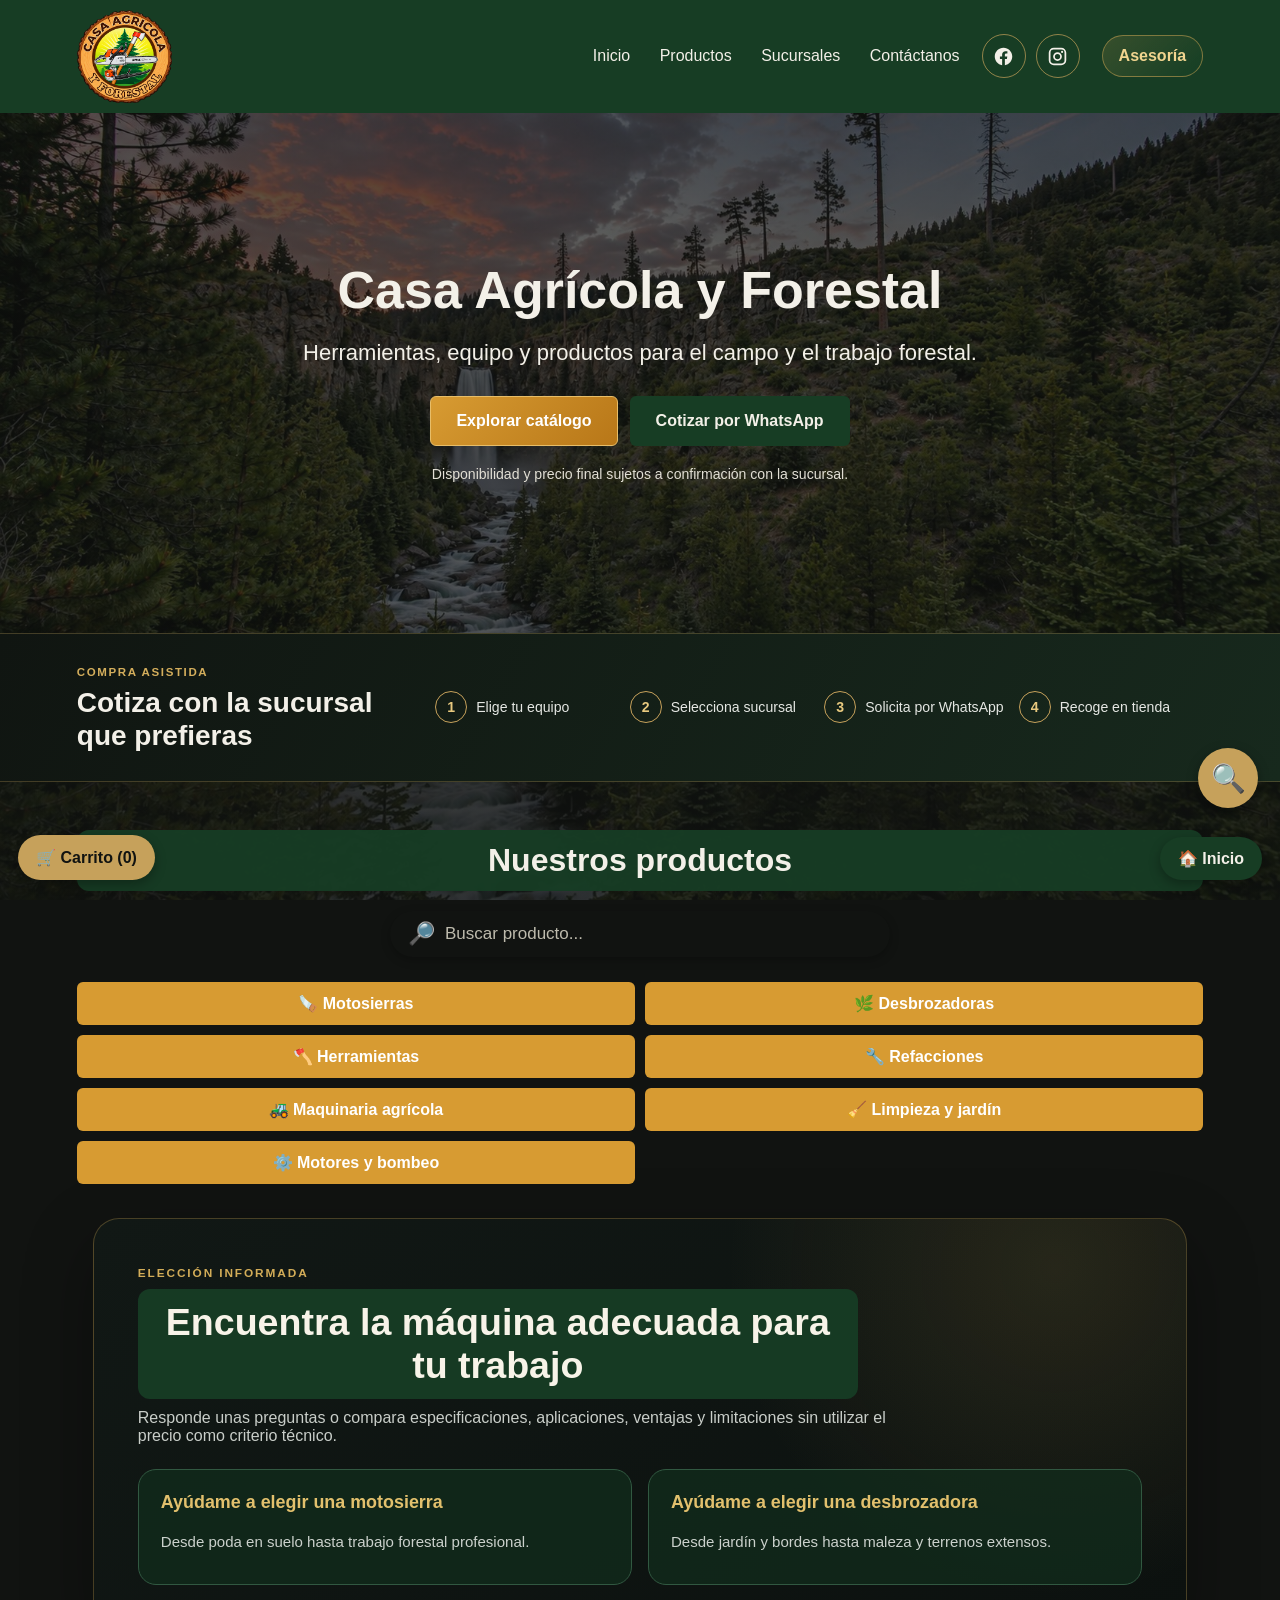
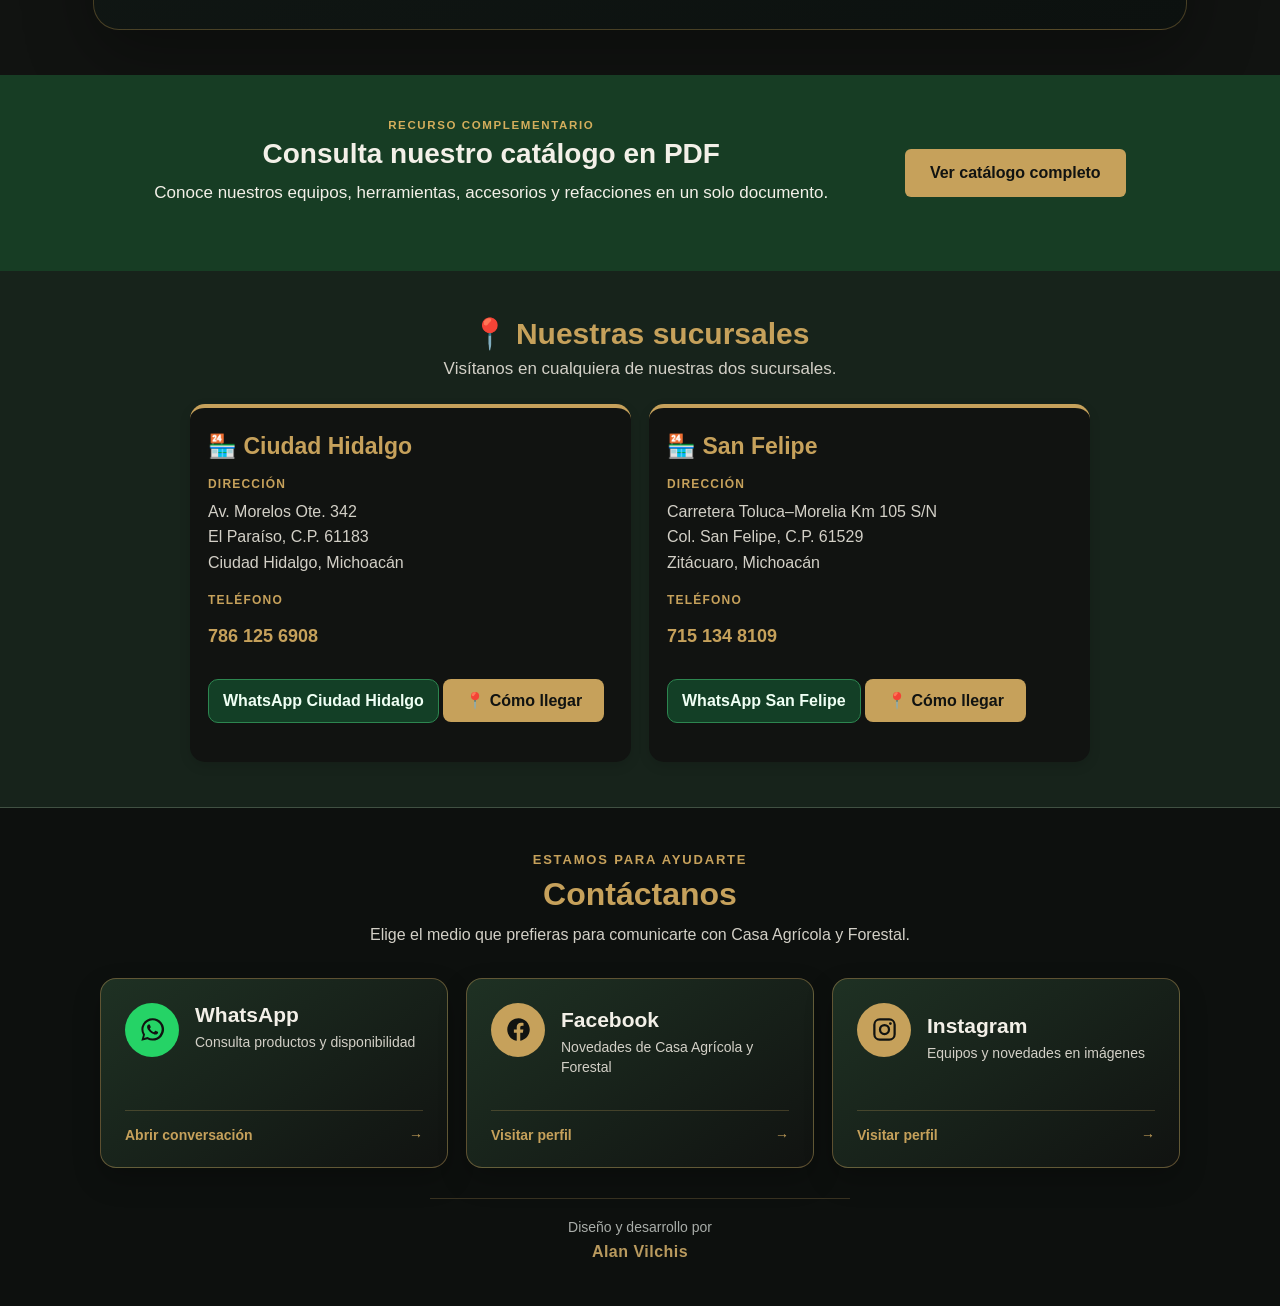
<file: index.html>
<!DOCTYPE html>
<html lang="es">
<head>
    <meta charset="UTF-8">
    <meta name="viewport" content="width=device-width, initial-scale=1.0">
    <meta name="description" content="Casa Agrícola y Forestal: maquinaria, herramientas y equipos para el campo, jardín y trabajo forestal en Michoacán.">
    <link rel="canonical" href="https://alanvil.github.io/casa-agricola-forestal/">
    <meta property="og:type" content="website">
    <meta property="og:locale" content="es_MX">
    <meta property="og:title" content="Casa Agrícola y Forestal">
    <meta property="og:description" content="Maquinaria, herramientas y equipos para el campo, jardín y trabajo forestal.">
    <meta property="og:url" content="https://alanvil.github.io/casa-agricola-forestal/">
    <meta property="og:image" content="https://alanvil.github.io/casa-agricola-forestal/Logo.png">
    <meta name="twitter:card" content="summary">
    <meta name="twitter:title" content="Casa Agrícola y Forestal">
    <meta name="twitter:description" content="Maquinaria, herramientas y equipos para el campo, jardín y trabajo forestal.">
    <meta name="twitter:image" content="https://alanvil.github.io/casa-agricola-forestal/Logo.png">
    <script type="application/ld+json">
    {
      "@context": "https://schema.org",
      "@graph": [
        {
          "@type": "Organization",
          "@id": "https://alanvil.github.io/casa-agricola-forestal/#organization",
          "name": "Casa Agrícola y Forestal",
          "url": "https://alanvil.github.io/casa-agricola-forestal/",
          "logo": "https://alanvil.github.io/casa-agricola-forestal/Logo.png",
          "sameAs": [
            "https://www.facebook.com/casaagricolayforestal",
            "https://www.instagram.com/casaagricolayforestal/"
          ]
        },
        {
          "@type": "Store",
          "@id": "https://alanvil.github.io/casa-agricola-forestal/#ciudad-hidalgo",
          "name": "Casa Agrícola y Forestal — Ciudad Hidalgo",
          "parentOrganization": { "@id": "https://alanvil.github.io/casa-agricola-forestal/#organization" },
          "telephone": "+52 786 125 6908",
          "address": {
            "@type": "PostalAddress",
            "streetAddress": "Av. Morelos Oriente N342, Col. El Paraíso",
            "postalCode": "61183",
            "addressLocality": "Ciudad Hidalgo",
            "addressRegion": "Michoacán",
            "addressCountry": "MX"
          }
        },
        {
          "@type": "Store",
          "@id": "https://alanvil.github.io/casa-agricola-forestal/#san-felipe",
          "name": "Casa Agrícola y Forestal — San Felipe / Zitácuaro",
          "parentOrganization": { "@id": "https://alanvil.github.io/casa-agricola-forestal/#organization" },
          "telephone": "+52 715 134 8109",
          "address": {
            "@type": "PostalAddress",
            "streetAddress": "Carretera Toluca–Morelia km 105 SN",
            "postalCode": "61529",
            "addressLocality": "Zitácuaro",
            "addressRegion": "Michoacán",
            "addressCountry": "MX"
          }
        }
      ]
    }
    </script>

    <title>Casa Agrícola y Forestal</title>

    <link rel="stylesheet" href="assets/css/estilos.css">
</head>

<body class="pagina-inicio">

<header>

    <div class="logo">
    <img src="Logo-transparente.png" alt="Casa Agrícola y Forestal">
</div>

    <button class="menu-movil-toggle" type="button" aria-expanded="false" aria-controls="menu-principal">
        <span class="menu-movil-icono" aria-hidden="true"></span>
        <span>Menú</span>
    </button>

    <div class="header-actions" id="menu-principal">
        <nav aria-label="Navegación principal">
            <a href="#inicio">Inicio</a>
            <a href="#productos">Productos</a>
            <a href="#sucursales">Sucursales</a>
            <a href="#contacto">Contáctanos</a>
        </nav>
        <div class="header-social" aria-label="Redes sociales">
            <a class="social-link" href="https://www.facebook.com/casaagricolayforestal" target="_blank" rel="noopener noreferrer" aria-label="Visitar Casa Agrícola y Forestal en Facebook">
                <svg viewBox="0 0 24 24" aria-hidden="true"><path d="M22 12.06C22 6.5 17.52 2 12 2S2 6.5 2 12.06c0 5.02 3.66 9.19 8.44 9.94v-7.03H7.9v-2.91h2.54V9.85c0-2.52 1.49-3.91 3.77-3.91 1.09 0 2.23.2 2.23.2v2.47h-1.25c-1.24 0-1.63.77-1.63 1.56v1.89h2.77l-.44 2.91h-2.33V22C18.34 21.25 22 17.08 22 12.06Z"/></svg>
            </a>
            <a class="social-link" href="https://www.instagram.com/casaagricolayforestal/" target="_blank" rel="noopener noreferrer" aria-label="Visitar Casa Agrícola y Forestal en Instagram">
                <svg viewBox="0 0 24 24" aria-hidden="true"><path d="M7.8 2h8.4A5.8 5.8 0 0 1 22 7.8v8.4a5.8 5.8 0 0 1-5.8 5.8H7.8A5.8 5.8 0 0 1 2 16.2V7.8A5.8 5.8 0 0 1 7.8 2Zm-.2 2A3.6 3.6 0 0 0 4 7.6v8.8A3.6 3.6 0 0 0 7.6 20h8.8a3.6 3.6 0 0 0 3.6-3.6V7.6A3.6 3.6 0 0 0 16.4 4H7.6Zm9.65 1.5a1.25 1.25 0 1 1 0 2.5 1.25 1.25 0 0 1 0-2.5ZM12 7a5 5 0 1 1 0 10 5 5 0 0 1 0-10Zm0 2a3 3 0 1 0 0 6 3 3 0 0 0 0-6Z"/></svg>
            </a>
        </div>
    </div>

</header>

<section id="inicio" class="hero">

    <div class="hero-text">

        <h1>
            Casa Agrícola y Forestal
        </h1>

        <p>
            Herramientas, equipo y productos para el campo
            y el trabajo forestal.
        </p>

        <div class="hero-acciones">
            <a href="#productos" class="boton boton-principal">
                Explorar catálogo
            </a>
            <button class="boton whatsapp contacto-general" type="button">
                Cotizar por WhatsApp
            </button>
        </div>
        <p class="hero-aclaracion">Disponibilidad y precio final sujetos a confirmación con la sucursal.</p>

    </div>

</section>

<section class="proceso-cotizacion" aria-labelledby="proceso-cotizacion-titulo">
    <div class="proceso-cotizacion-encabezado">
        <span>Compra asistida</span>
        <h2 id="proceso-cotizacion-titulo">Cotiza con la sucursal que prefieras</h2>
    </div>
    <ol>
        <li><strong>1</strong><span>Elige tu equipo</span></li>
        <li><strong>2</strong><span>Selecciona sucursal</span></li>
        <li><strong>3</strong><span>Solicita por WhatsApp</span></li>
        <li><strong>4</strong><span>Recoge en tienda</span></li>
    </ol>
</section>

<section id="promociones" class="promociones" aria-labelledby="promociones-titulo" hidden>
    <div class="promociones-encabezado">
        <div>
            <span class="promociones-etiqueta">Ofertas vigentes</span>
            <h2 id="promociones-titulo">Productos en promoción</h2>
        </div>
        <div class="promociones-controles" aria-label="Controles del carrusel">
            <button type="button" data-promocion-anterior aria-label="Ver promociones anteriores">←</button>
            <button type="button" data-promocion-siguiente aria-label="Ver promociones siguientes">→</button>
        </div>
    </div>
    <div class="promociones-carrusel" data-carrusel-promociones aria-live="polite"></div>
</section>

<section id="buen-fin" class="buen-fin" aria-labelledby="buen-fin-titulo" hidden>
    <div class="buen-fin-contenido">
        <span class="promociones-etiqueta">Campaña especial</span>
        <h2 id="buen-fin-titulo">Buen Fin</h2>
        <p>Consulta los productos participantes durante la vigencia de la campaña.</p>
        <div data-productos-buen-fin></div>
    </div>
</section>

<section id="productos" class="productos">

    <h2>Nuestros productos</h2>

    <div class="buscador-productos">
    <span>🔎</span>
    <input
    type="text"
    id="buscarProducto"
    placeholder="Buscar producto..."
    aria-label="Buscar producto"
    oninput="buscarProductos()"
>

</div>
<p id="sinResultados" style="display: none;">
    🔎 No encontramos productos con esa búsqueda.
</p>
<div id="resultadosBusqueda" class="resultados-busqueda" aria-live="polite" hidden></div>
<div class="menu-categorias">
    <a href="categorias/motosierras.html">🪚 Motosierras</a>
    <a href="categorias/desbrozadoras.html">🌿 Desbrozadoras</a>
    <a href="categorias/herramientas.html">🪓 Herramientas</a>
    <a href="categorias/refacciones.html">🔧 Refacciones</a>
    <a href="categorias/maquinaria.html">🚜 Maquinaria agrícola</a>
    <a href="categorias/limpieza.html">🧹 Limpieza y jardín</a>
    <a href="categorias/motores-bombeo.html">⚙️ Motores y bombeo</a>
</div>
<section class="asesoria-maquinaria" aria-labelledby="asesoria-maquinaria-titulo">
    <span>Elección informada</span>
    <h2 id="asesoria-maquinaria-titulo">Encuentra la máquina adecuada para tu trabajo</h2>
    <p>Responde unas preguntas o compara especificaciones, aplicaciones, ventajas y limitaciones sin utilizar el precio como criterio técnico.</p>
    <div class="asesoria-maquinaria-opciones">
        <a href="categorias/motosierras.html#asesor-categoria"><strong>Ayúdame a elegir una motosierra</strong><small>Desde poda en suelo hasta trabajo forestal profesional.</small></a>
        <a href="categorias/desbrozadoras.html#asesor-categoria"><strong>Ayúdame a elegir una desbrozadora</strong><small>Desde jardín y bordes hasta maleza y terrenos extensos.</small></a>
    </div>
</section>
</section>

<section class="catalogo catalogo-complementario">
    <div>
        <span>Recurso complementario</span>
        <h2>Consulta nuestro catálogo en PDF</h2>
        <p>Conoce nuestros equipos, herramientas, accesorios y refacciones en un solo documento.</p>
    </div>
    <a href="Catalogo.pdf" target="_blank" rel="noopener noreferrer" class="boton">
        Ver catálogo completo
    </a>
</section>
<section id="sucursales" class="sucursales">

    <h2>📍 Nuestras sucursales</h2>
    <p class="subtitulo-sucursales">
        Visítanos en cualquiera de nuestras dos sucursales.
    </p>

    <div class="lista-sucursales">

        <div class="sucursal">
            <h3>🏪 Ciudad Hidalgo</h3>

            <p class="sucursal-direccion">
                <span class="sucursal-etiqueta">Dirección</span>
                Av. Morelos Ote. 342<br>
                El Paraíso, C.P. 61183<br>
                Ciudad Hidalgo, Michoacán
            </p>

            <p class="sucursal-telefono"><span class="sucursal-etiqueta">Teléfono</span><a href="tel:7861256908">786 125 6908</a></p>
            <a class="sucursal-whatsapp" href="https://wa.me/527861256908" target="_blank" rel="noopener noreferrer">WhatsApp Ciudad Hidalgo</a>

            <a href="https://maps.app.goo.gl/N9tVo9o7Jt3PYi7d8?g_st=ac"
               target="_blank"
               rel="noopener noreferrer"
               class="boton-mapa">
                📍 Cómo llegar
            </a>
        </div>

        <div class="sucursal">
            <h3>🏪 San Felipe</h3>

            <p class="sucursal-direccion">
                <span class="sucursal-etiqueta">Dirección</span>
                Carretera Toluca–Morelia Km 105 S/N<br>
                Col. San Felipe, C.P. 61529<br>
                Zitácuaro, Michoacán
            </p>

            <p class="sucursal-telefono"><span class="sucursal-etiqueta">Teléfono</span><a href="tel:7151348109">715 134 8109</a></p>
            <a class="sucursal-whatsapp" href="https://wa.me/527151348109" target="_blank" rel="noopener noreferrer">WhatsApp San Felipe</a>

            <a href="https://maps.app.goo.gl/iPpwk3dCWcKAiV8L9?g_st=ac"
               target="_blank"
               rel="noopener noreferrer"
               class="boton-mapa">
                📍 Cómo llegar
            </a>
        </div>

    </div>

</section>

<footer id="contacto" class="site-footer">
    <div class="contacto-intro">
        <span class="contacto-kicker">Estamos para ayudarte</span>
        <h2>Contáctanos</h2>
        <p>Elige el medio que prefieras para comunicarte con Casa Agrícola y Forestal.</p>
    </div>
    <div class="contacto-canales" aria-label="Medios de contacto oficiales">
        <button class="contacto-tarjeta contacto-general" type="button" aria-label="Elegir sucursal para contactar por WhatsApp">
            <span class="contacto-icono contacto-icono-whatsapp" aria-hidden="true">
                <svg viewBox="0 0 24 24"><path d="M12.04 2a9.84 9.84 0 0 0-8.5 14.78L2.1 22l5.36-1.4A9.94 9.94 0 1 0 12.04 2Zm0 17.97a8 8 0 0 1-4.08-1.11l-.29-.17-3.18.83.85-3.1-.19-.32a8.08 8.08 0 1 1 6.89 3.87Zm4.43-6.05c-.24-.12-1.44-.71-1.66-.79-.22-.08-.38-.12-.54.12-.16.24-.62.79-.76.95-.14.16-.28.18-.52.06-.24-.12-1.02-.38-1.94-1.2a7.27 7.27 0 0 1-1.34-1.67c-.14-.24-.01-.37.11-.49.11-.11.24-.28.36-.42.12-.14.16-.24.24-.4.08-.16.04-.3-.02-.42-.06-.12-.54-1.3-.74-1.78-.2-.47-.4-.4-.54-.41h-.46c-.16 0-.42.06-.64.3-.22.24-.84.82-.84 2s.86 2.32.98 2.48c.12.16 1.69 2.58 4.1 3.62.57.25 1.02.39 1.37.5.58.18 1.1.16 1.51.1.46-.07 1.44-.59 1.64-1.16.2-.57.2-1.06.14-1.16-.06-.1-.22-.16-.46-.28Z"/></svg>
            </span>
            <span class="contacto-contenido"><strong>WhatsApp</strong><small>Consulta productos y disponibilidad</small></span>
            <span class="contacto-accion">Abrir conversación <span aria-hidden="true">→</span></span>
        </button>
        <a class="contacto-tarjeta" href="https://www.facebook.com/casaagricolayforestal" target="_blank" rel="noopener noreferrer" aria-label="Visitar Casa Agrícola y Forestal en Facebook">
            <span class="contacto-icono" aria-hidden="true">
                <svg viewBox="0 0 24 24"><path d="M22 12.06C22 6.5 17.52 2 12 2S2 6.5 2 12.06c0 5.02 3.66 9.19 8.44 9.94v-7.03H7.9v-2.91h2.54V9.85c0-2.52 1.49-3.91 3.77-3.91 1.09 0 2.23.2 2.23.2v2.47h-1.25c-1.24 0-1.63.77-1.63 1.56v1.89h2.77l-.44 2.91h-2.33V22C18.34 21.25 22 17.08 22 12.06Z"/></svg>
            </span>
            <span class="contacto-contenido"><strong>Facebook</strong><small>Novedades de Casa Agrícola y Forestal</small></span>
            <span class="contacto-accion">Visitar perfil <span aria-hidden="true">→</span></span>
        </a>
        <a class="contacto-tarjeta" href="https://www.instagram.com/casaagricolayforestal/" target="_blank" rel="noopener noreferrer" aria-label="Visitar Casa Agrícola y Forestal en Instagram">
            <span class="contacto-icono" aria-hidden="true">
                <svg viewBox="0 0 24 24"><path d="M7.8 2h8.4A5.8 5.8 0 0 1 22 7.8v8.4a5.8 5.8 0 0 1-5.8 5.8H7.8A5.8 5.8 0 0 1 2 16.2V7.8A5.8 5.8 0 0 1 7.8 2Zm-.2 2A3.6 3.6 0 0 0 4 7.6v8.8A3.6 3.6 0 0 0 7.6 20h8.8a3.6 3.6 0 0 0 3.6-3.6V7.6A3.6 3.6 0 0 0 16.4 4H7.6Zm9.65 1.5a1.25 1.25 0 1 1 0 2.5 1.25 1.25 0 0 1 0-2.5ZM12 7a5 5 0 1 1 0 10 5 5 0 0 1 0-10Zm0 2a3 3 0 1 0 0 6 3 3 0 0 0 0-6Z"/></svg>
            </span>
            <span class="contacto-contenido"><strong>Instagram</strong><small>Equipos y novedades en imágenes</small></span>
            <span class="contacto-accion">Visitar perfil <span aria-hidden="true">→</span></span>
        </a>
    </div>
    <div class="developer-credit" aria-label="Créditos del sitio">
        <span>Diseño y desarrollo por</span>
        <strong>Alan Vilchis</strong>
    </div>
</footer>

<div id="panel-buscador" class="panel-buscador">
    <input
        type="text"
        id="buscar-producto"
        placeholder="🔍 Buscar producto..."
        oninput="sincronizarBusquedaFlotante()"
        aria-label="Buscar productos"
    >
</div>
<div class="controles-flotantes" aria-label="Accesos rápidos">
    <button class="buscar-flotante" onclick="abrirBuscador()" aria-label="Buscar productos">
        🔍
    </button>
    <a href="#inicio" class="inicio-flotante">
        🏠 Inicio
    </a>
    <button class="carrito-flotante" type="button" onclick="abrirCarrito()">
        🛒 Carrito (<span id="contador-carrito">0</span>)
    </button>
</div>

<div id="ventana-carrito" class="ventana-carrito">
    <div class="carrito-contenido">
        <button class="cerrar-carrito" type="button" onclick="cerrarCarrito()" aria-label="Cerrar carrito">✕</button>

        <h2>🛒 Mi carrito</h2>

        <div id="productos-carrito">
            <p>Tu carrito está vacío.</p>
        </div>

        <h3>Total: $<span id="total-carrito">0</span> MXN</h3>

        <button class="boton-pagar" type="button" onclick="abrirCheckout()">
            Enviar pedido por WhatsApp
        </button>
        <button class="boton-secundario-carrito" type="button" onclick="cerrarCarrito()">
            ← Seguir comprando
        </button>
    </div>
</div>

<div id="checkout" class="ventana-checkout">

    <div class="checkout-contenido">

        <button class="cerrar-carrito" type="button" onclick="cerrarCheckout()" aria-label="Cerrar preparación del pedido">✕</button>

        <h2>Enviar pedido por WhatsApp</h2>
        <p class="checkout-texto">Selecciona la sucursal donde deseas recogerlo.</p>

        <fieldset class="selector-sucursal">
            <legend>Sucursal de recogida</legend>
            <label class="opcion-sucursal">
                <input type="radio" name="sucursal-recogida" value="san-felipe">
                <span><strong>Sucursal San Felipe / Zitácuaro</strong><small>Carretera Toluca–Morelia km 105 SN, CP 61529, Zitácuaro, Michoacán.</small></span>
            </label>
            <label class="opcion-sucursal">
                <input type="radio" name="sucursal-recogida" value="ciudad-hidalgo">
                <span><strong>Sucursal Ciudad Hidalgo</strong><small>Av. Morelos Oriente N342, Col. El Paraíso, CP 61183, Ciudad Hidalgo, Michoacán.</small></span>
            </label>
        </fieldset>
        <p id="error-sucursal" class="mensaje-error-sucursal" role="alert" hidden>Selecciona una sucursal para continuar.</p>

        <div class="recoger-tienda">
            <strong>🏪 Modalidad: Recoger en tienda</strong>
            <p>La tienda confirmará por WhatsApp la disponibilidad y el precio final.</p>
        </div>

        <div class="checkout-total">Total estimado: <strong>$<span id="checkout-total">0</span> MXN</strong></div>

        <button class="boton-whatsapp-pedido" type="button" onclick="enviarPedidoWhatsApp()">Enviar pedido por WhatsApp</button>
        <button class="boton-volver-carrito" type="button" onclick="volverAlCarrito()">← Volver al carrito</button>
        <p class="aviso-pedido">Abrir WhatsApp no confirma el pedido. No se realizará ningún pago en línea.</p>

        <div class="pago-en-linea-inactivo" hidden aria-hidden="true">
            <input type="text" id="cliente-nombre" disabled>
            <input type="tel" id="cliente-telefono" disabled>
            <input type="email" id="cliente-email" disabled>
            <button type="button" onclick="continuarPago()" disabled>Pago con tarjeta no disponible</button>
        </div>

    </div>

</div>
<script src="assets/js/productos.js"></script>
<script src="assets/js/promociones-config.js"></script>
<script src="assets/js/promociones.js"></script>
<script src="assets/js/contactos.js"></script>
<script src="assets/js/catalogo.js"></script>
<script src="assets/js/carrito.js"></script>
<script src="assets/js/comparador.js"></script>
<script>
// El carrito compartido se carga desde assets/js/carrito.js.
const rutasCategorias = Object.freeze({
    motosierras: "categorias/motosierras.html",
    desbrozadoras: "categorias/desbrozadoras.html",
    maquinaria: "categorias/maquinaria.html",
    herramientas: "categorias/herramientas.html",
    refacciones: "categorias/refacciones.html",
    limpieza: "categorias/limpieza.html",
    "motores-bombeo": "categorias/motores-bombeo.html"
});

const nombresCategorias = Object.freeze({
    motosierras: "Motosierras",
    desbrozadoras: "Desbrozadoras",
    maquinaria: "Maquinaria agrícola",
    herramientas: "Herramientas",
    refacciones: "Refacciones",
    limpieza: "Limpieza y jardín",
    "motores-bombeo": "Motores y bombeo"
});

function abrirBuscador() {
    const panel = document.getElementById("panel-buscador");
    const buscador = document.getElementById("buscar-producto");

    if (panel.style.display === "block") {
        panel.style.display = "none";
    } else {
        panel.style.display = "block";
        buscador.focus();
    }
}
function sincronizarBusquedaFlotante() {
    const buscadorPrincipal = document.getElementById("buscarProducto");
    const buscadorFlotante = document.getElementById("buscar-producto");

    buscadorPrincipal.value = buscadorFlotante.value;
    buscadorPrincipal.dispatchEvent(new Event("input", { bubbles: true }));
}
function buscarProductos() {
    const texto = document.getElementById("buscarProducto").value.toLowerCase().trim();
    const resultados = document.getElementById("resultadosBusqueda");
    const sinResultados = document.getElementById("sinResultados");
    const zonaComparador = document.getElementById("zona-comparador");
    resultados.replaceChildren();
    resultados.hidden = true;
    sinResultados.style.display = "none";
    if (zonaComparador) {
        zonaComparador.style.display = texto ? "none" : "";
    }

    if (!texto) return;

    const coincidencias = (window.PRODUCTOS || []).filter(function (producto) {
        return `${producto.nombre} ${producto.descripcion} ${nombresCategorias[producto.categoria] || ""}`
            .toLowerCase()
            .includes(texto);
    });

    if (!coincidencias.length) {
        sinResultados.style.display = "block";
        return;
    }

    const fragmento = document.createDocumentFragment();
    coincidencias.forEach(function (producto) {
        const enlace = document.createElement("a");
        enlace.className = "resultado-busqueda";
        enlace.href = `${rutasCategorias[producto.categoria]}#${producto.id}`;

        const nombre = document.createElement("strong");
        nombre.textContent = producto.nombre;
        const categoria = document.createElement("span");
        categoria.textContent = nombresCategorias[producto.categoria];
        enlace.append(nombre, categoria);
        fragmento.appendChild(enlace);
    });
    resultados.appendChild(fragmento);
    resultados.hidden = false;
}

const botonMenuMovil = document.querySelector(".menu-movil-toggle");
const encabezadoInicio = document.querySelector("body.pagina-inicio > header");

function cerrarMenuMovil() {
    if (!botonMenuMovil || !encabezadoInicio) return;
    encabezadoInicio.classList.remove("menu-abierto");
    botonMenuMovil.setAttribute("aria-expanded", "false");
}

if (botonMenuMovil && encabezadoInicio) {
    botonMenuMovil.addEventListener("click", function () {
        const abierto = encabezadoInicio.classList.toggle("menu-abierto");
        botonMenuMovil.setAttribute("aria-expanded", String(abierto));
    });

    encabezadoInicio.querySelectorAll("nav a").forEach(function (enlace) {
        enlace.addEventListener("click", cerrarMenuMovil);
    });

    document.addEventListener("keydown", function (evento) {
        if (evento.key === "Escape" && encabezadoInicio.classList.contains("menu-abierto")) {
            cerrarMenuMovil();
            botonMenuMovil.focus();
        }
    });
}
</script>

</body>
</html>
</file>
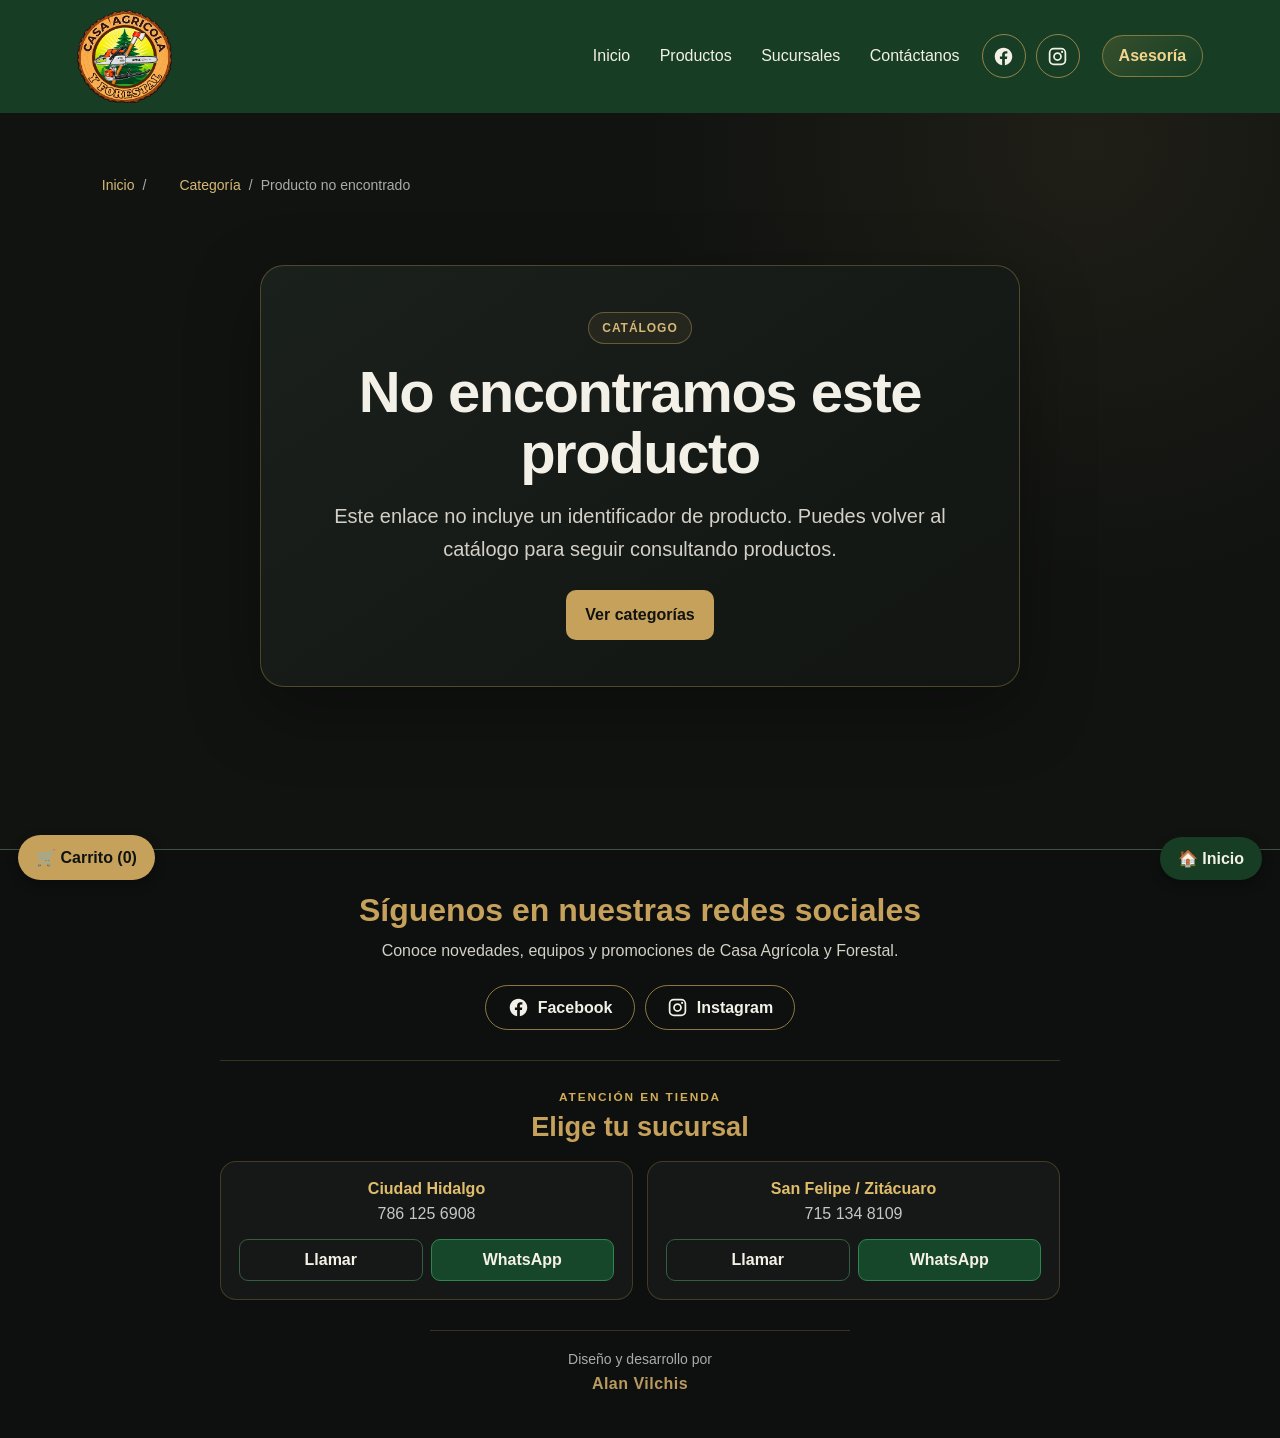
<file: producto.html>
<!DOCTYPE html>
<html lang="es">
<head>
    <meta charset="UTF-8">
    <meta name="viewport" content="width=device-width, initial-scale=1.0">
    <meta name="description" content="Ficha de producto de Casa Agrícola y Forestal">
    <meta name="robots" content="noindex,follow">
    <link rel="canonical" href="https://alanvil.github.io/casa-agricola-forestal/producto.html">
    <meta property="og:type" content="product">
    <meta property="og:locale" content="es_MX">
    <meta property="og:title" content="Producto | Casa Agrícola y Forestal">
    <meta property="og:description" content="Consulta información y opciones de contacto para productos de Casa Agrícola y Forestal.">
    <meta property="og:url" content="https://alanvil.github.io/casa-agricola-forestal/producto.html">
    <meta property="og:image" content="https://alanvil.github.io/casa-agricola-forestal/Logo.png">
    <meta name="twitter:card" content="summary_large_image">
    <meta name="twitter:title" content="Producto | Casa Agrícola y Forestal">
    <meta name="twitter:description" content="Consulta información y opciones de contacto para productos de Casa Agrícola y Forestal.">
    <meta name="twitter:image" content="https://alanvil.github.io/casa-agricola-forestal/Logo.png">
    <script id="producto-datos-estructurados" type="application/ld+json"></script>
    <title>Producto | Casa Agrícola y Forestal</title>
    <link rel="stylesheet" href="assets/css/estilos.css">
</head>
<body class="pagina-producto">
<header>
    <div class="logo">
        <a href="index.html#inicio" aria-label="Ir al inicio">
            <img src="Logo-transparente.png" alt="Casa Agrícola y Forestal">
        </a>
    </div>
    <div class="header-actions">
        <nav aria-label="Navegación principal">
            <a href="index.html#inicio">Inicio</a>
            <a href="index.html#productos">Productos</a>
            <a href="index.html#sucursales">Sucursales</a>
            <a href="index.html#contacto">Contáctanos</a>
        </nav>
        <div class="header-social" aria-label="Redes sociales">
            <a class="social-link" href="https://www.facebook.com/casaagricolayforestal" target="_blank" rel="noopener noreferrer" aria-label="Visitar Casa Agrícola y Forestal en Facebook">
                <svg viewBox="0 0 24 24" aria-hidden="true"><path d="M22 12.06C22 6.5 17.52 2 12 2S2 6.5 2 12.06c0 5.02 3.66 9.19 8.44 9.94v-7.03H7.9v-2.91h2.54V9.85c0-2.52 1.49-3.91 3.77-3.91 1.09 0 2.23.2 2.23.2v2.47h-1.25c-1.24 0-1.63.77-1.63 1.56v1.89h2.77l-.44 2.91h-2.33V22C18.34 21.25 22 17.08 22 12.06Z"/></svg>
            </a>
            <a class="social-link" href="https://www.instagram.com/casaagricolayforestal/" target="_blank" rel="noopener noreferrer" aria-label="Visitar Casa Agrícola y Forestal en Instagram">
                <svg viewBox="0 0 24 24" aria-hidden="true"><path d="M7.8 2h8.4A5.8 5.8 0 0 1 22 7.8v8.4a5.8 5.8 0 0 1-5.8 5.8H7.8A5.8 5.8 0 0 1 2 16.2V7.8A5.8 5.8 0 0 1 7.8 2Zm-.2 2A3.6 3.6 0 0 0 4 7.6v8.8A3.6 3.6 0 0 0 7.6 20h8.8a3.6 3.6 0 0 0 3.6-3.6V7.6A3.6 3.6 0 0 0 16.4 4H7.6Zm9.65 1.5a1.25 1.25 0 1 1 0 2.5 1.25 1.25 0 0 1 0-2.5ZM12 7a5 5 0 1 1 0 10 5 5 0 0 1 0-10Zm0 2a3 3 0 1 0 0 6 3 3 0 0 0 0-6Z"/></svg>
            </a>
        </div>
    </div>
</header>

<main class="producto-premium-contenedor">
    <nav class="producto-migas" aria-label="Ruta del producto">
        <a href="index.html#inicio">Inicio</a>
        <span aria-hidden="true">/</span>
        <a id="enlace-categoria-superior" href="index.html#productos">Categoría</a>
        <span aria-hidden="true">/</span>
        <span id="miga-producto" aria-current="page">Ficha de producto</span>
    </nav>

    <section id="detalle-producto" class="producto-premium" aria-live="polite" aria-busy="true">
        <p class="producto-cargando">Cargando información del producto…</p>
    </section>
</main>

<footer id="contacto" class="site-footer">
    <h2>Síguenos en nuestras redes sociales</h2>
    <p>Conoce novedades, equipos y promociones de Casa Agrícola y Forestal.</p>
    <div class="footer-social" aria-label="Perfiles oficiales en redes sociales">
        <a class="social-link" href="https://www.facebook.com/casaagricolayforestal" target="_blank" rel="noopener noreferrer" aria-label="Visitar Casa Agrícola y Forestal en Facebook">
            <svg viewBox="0 0 24 24" aria-hidden="true"><path d="M22 12.06C22 6.5 17.52 2 12 2S2 6.5 2 12.06c0 5.02 3.66 9.19 8.44 9.94v-7.03H7.9v-2.91h2.54V9.85c0-2.52 1.49-3.91 3.77-3.91 1.09 0 2.23.2 2.23.2v2.47h-1.25c-1.24 0-1.63.77-1.63 1.56v1.89h2.77l-.44 2.91h-2.33V22C18.34 21.25 22 17.08 22 12.06Z"/></svg>
            <span>Facebook</span>
        </a>
        <a class="social-link" href="https://www.instagram.com/casaagricolayforestal/" target="_blank" rel="noopener noreferrer" aria-label="Visitar Casa Agrícola y Forestal en Instagram">
            <svg viewBox="0 0 24 24" aria-hidden="true"><path d="M7.8 2h8.4A5.8 5.8 0 0 1 22 7.8v8.4a5.8 5.8 0 0 1-5.8 5.8H7.8A5.8 5.8 0 0 1 2 16.2V7.8A5.8 5.8 0 0 1 7.8 2Zm-.2 2A3.6 3.6 0 0 0 4 7.6v8.8A3.6 3.6 0 0 0 7.6 20h8.8a3.6 3.6 0 0 0 3.6-3.6V7.6A3.6 3.6 0 0 0 16.4 4H7.6Zm9.65 1.5a1.25 1.25 0 1 1 0 2.5 1.25 1.25 0 0 1 0-2.5ZM12 7a5 5 0 1 1 0 10 5 5 0 0 1 0-10Zm0 2a3 3 0 1 0 0 6 3 3 0 0 0 0-6Z"/></svg>
            <span>Instagram</span>
        </a>
    </div>
    <div class="developer-credit" aria-label="Créditos del sitio">
        <span>Diseño y desarrollo por</span>
        <strong>Alan Vilchis</strong>
    </div>
</footer>

<div class="controles-flotantes" aria-label="Accesos rápidos">
    <a href="index.html#inicio" class="inicio-flotante">🏠 Inicio</a>
    <button class="carrito-flotante" type="button" onclick="abrirCarrito()">🛒 Carrito (<span id="contador-carrito">0</span>)</button>
</div>

<div id="ventana-carrito" class="ventana-carrito">
    <div class="carrito-contenido" role="dialog" aria-modal="true" aria-labelledby="titulo-carrito">
        <button class="cerrar-carrito" type="button" onclick="cerrarCarrito()" aria-label="Cerrar carrito">✕</button>
        <h2 id="titulo-carrito">🛒 Mi carrito</h2>
        <div id="productos-carrito"><p>Tu carrito está vacío.</p></div>
        <h3>Total: $<span id="total-carrito">0</span> MXN</h3>
        <button class="boton-pagar" type="button" onclick="abrirCheckout()">Enviar pedido por WhatsApp</button>
        <button class="boton-secundario-carrito" type="button" onclick="cerrarCarrito()">← Seguir comprando</button>
    </div>
</div>

<div id="checkout" class="ventana-checkout">
    <div class="checkout-contenido" role="dialog" aria-modal="true" aria-labelledby="titulo-checkout">
        <button class="cerrar-carrito" type="button" onclick="cerrarCheckout()" aria-label="Cerrar preparación del pedido">✕</button>
        <h2 id="titulo-checkout">Enviar pedido por WhatsApp</h2>
        <p class="checkout-texto">Selecciona la sucursal donde deseas recogerlo.</p>
        <fieldset class="selector-sucursal"><legend>Sucursal de recogida</legend><label class="opcion-sucursal"><input type="radio" name="sucursal-recogida" value="san-felipe"><span><strong>Sucursal San Felipe / Zitácuaro</strong><small>Carretera Toluca–Morelia km 105 SN, CP 61529, Zitácuaro, Michoacán.</small></span></label><label class="opcion-sucursal"><input type="radio" name="sucursal-recogida" value="ciudad-hidalgo"><span><strong>Sucursal Ciudad Hidalgo</strong><small>Av. Morelos Oriente N342, Col. El Paraíso, CP 61183, Ciudad Hidalgo, Michoacán.</small></span></label></fieldset>
        <p id="error-sucursal" class="mensaje-error-sucursal" role="alert" hidden>Selecciona una sucursal para continuar.</p>
        <div class="recoger-tienda"><strong>🏪 Modalidad: Recoger en tienda</strong><p>La tienda confirmará por WhatsApp la disponibilidad y el precio final.</p></div>
        <div class="checkout-total">Total estimado: <strong>$<span id="checkout-total">0</span> MXN</strong></div>
        <button class="boton-whatsapp-pedido" type="button" onclick="enviarPedidoWhatsApp()">Enviar pedido por WhatsApp</button>
        <button class="boton-volver-carrito" type="button" onclick="volverAlCarrito()">← Volver al carrito</button>
        <p class="aviso-pedido">Abrir WhatsApp no confirma el pedido. No se realizará ningún pago en línea.</p>
    </div>
</div>

<script src="assets/js/productos.js"></script>
<script src="assets/js/promociones-config.js"></script>
<script src="assets/js/promociones.js"></script>
<script src="assets/js/contactos.js"></script>
<script src="assets/js/comparador.js"></script>
<script src="assets/js/carrito.js"></script>
<script src="assets/js/producto.js"></script>
</body>
</html>
</file>
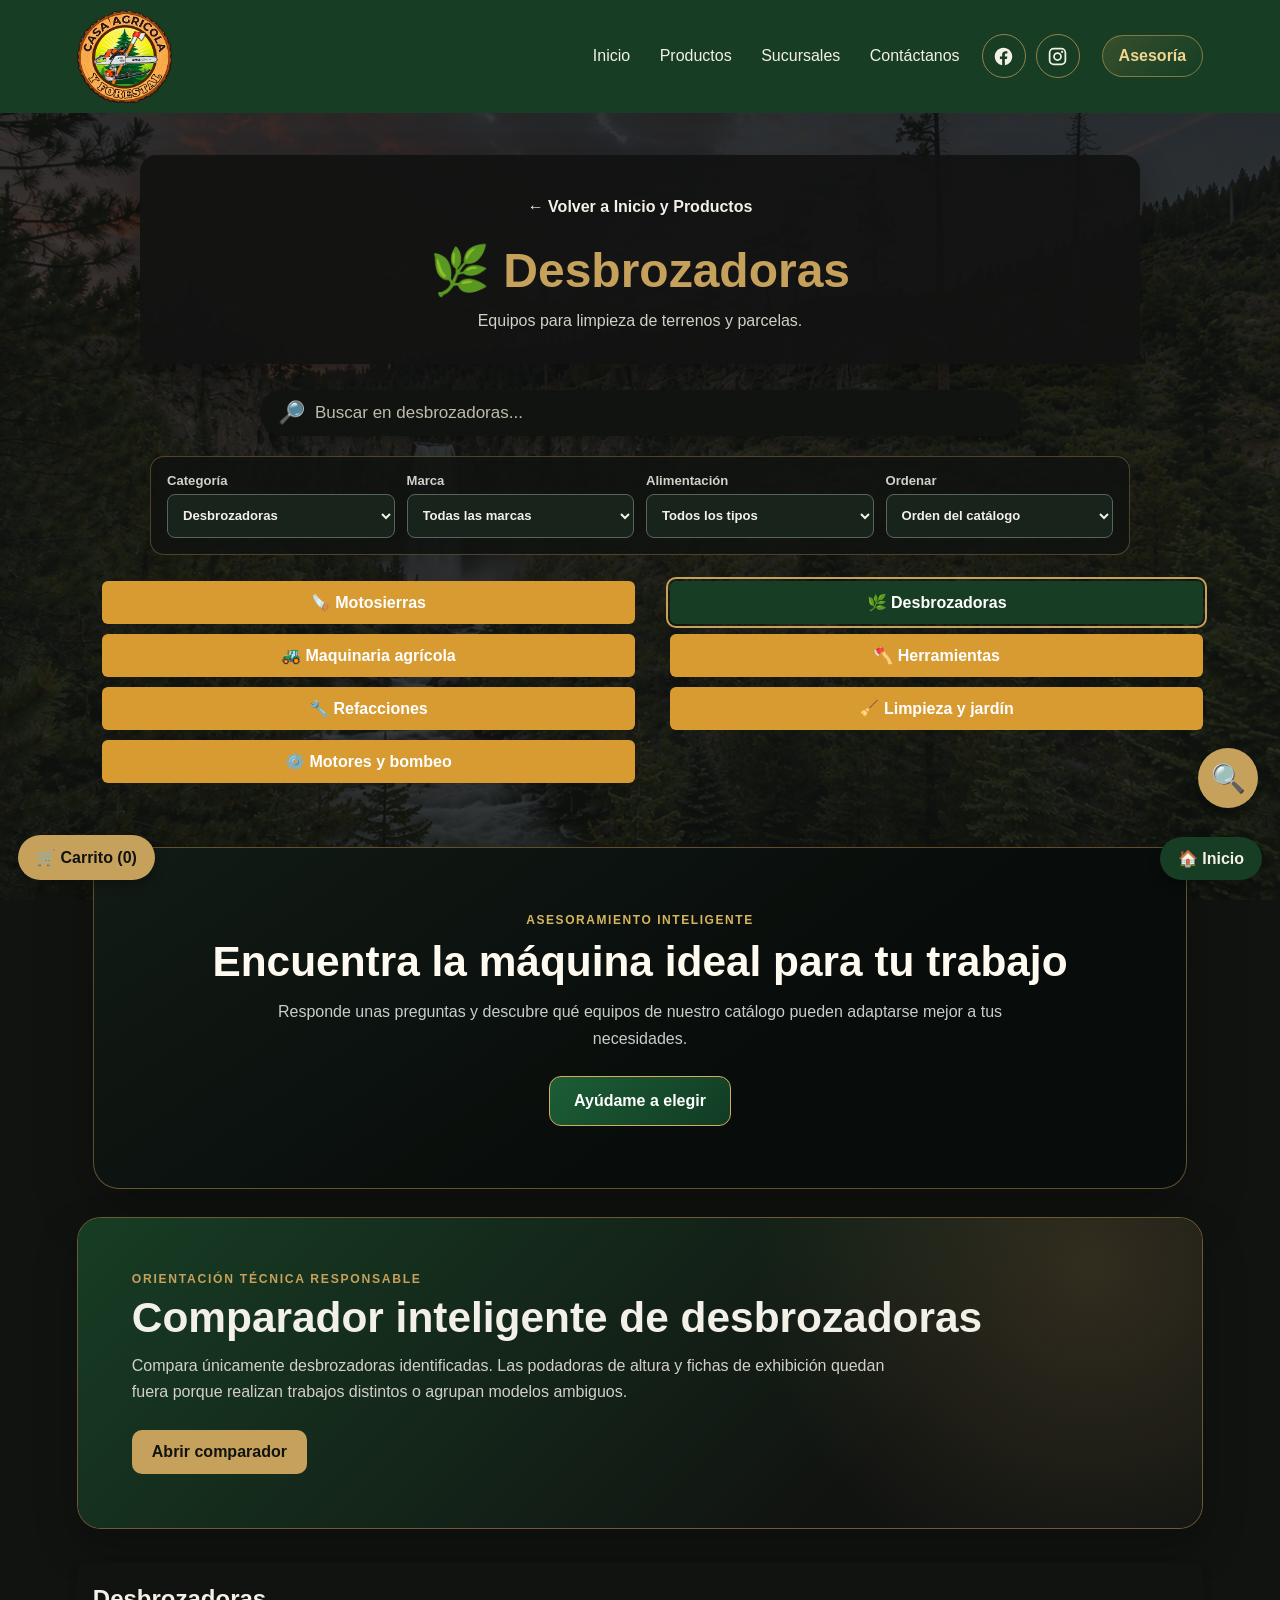
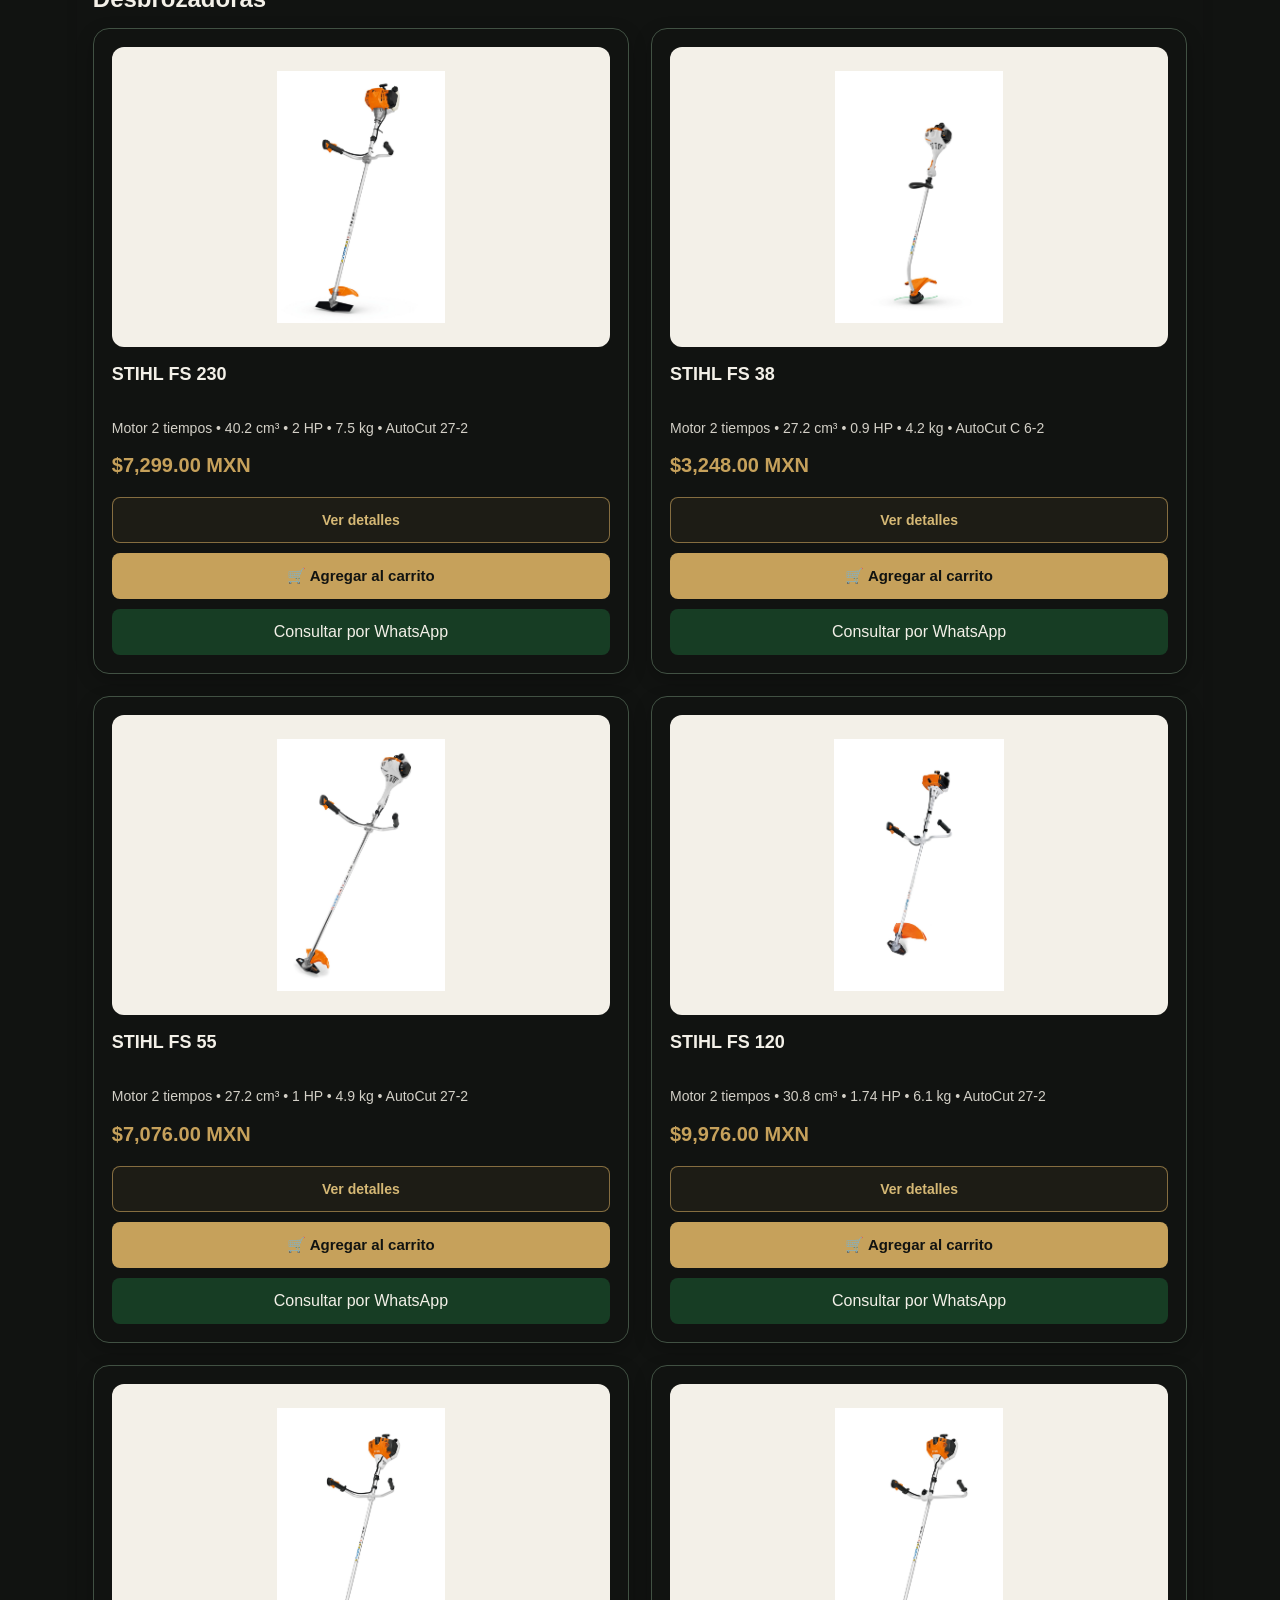
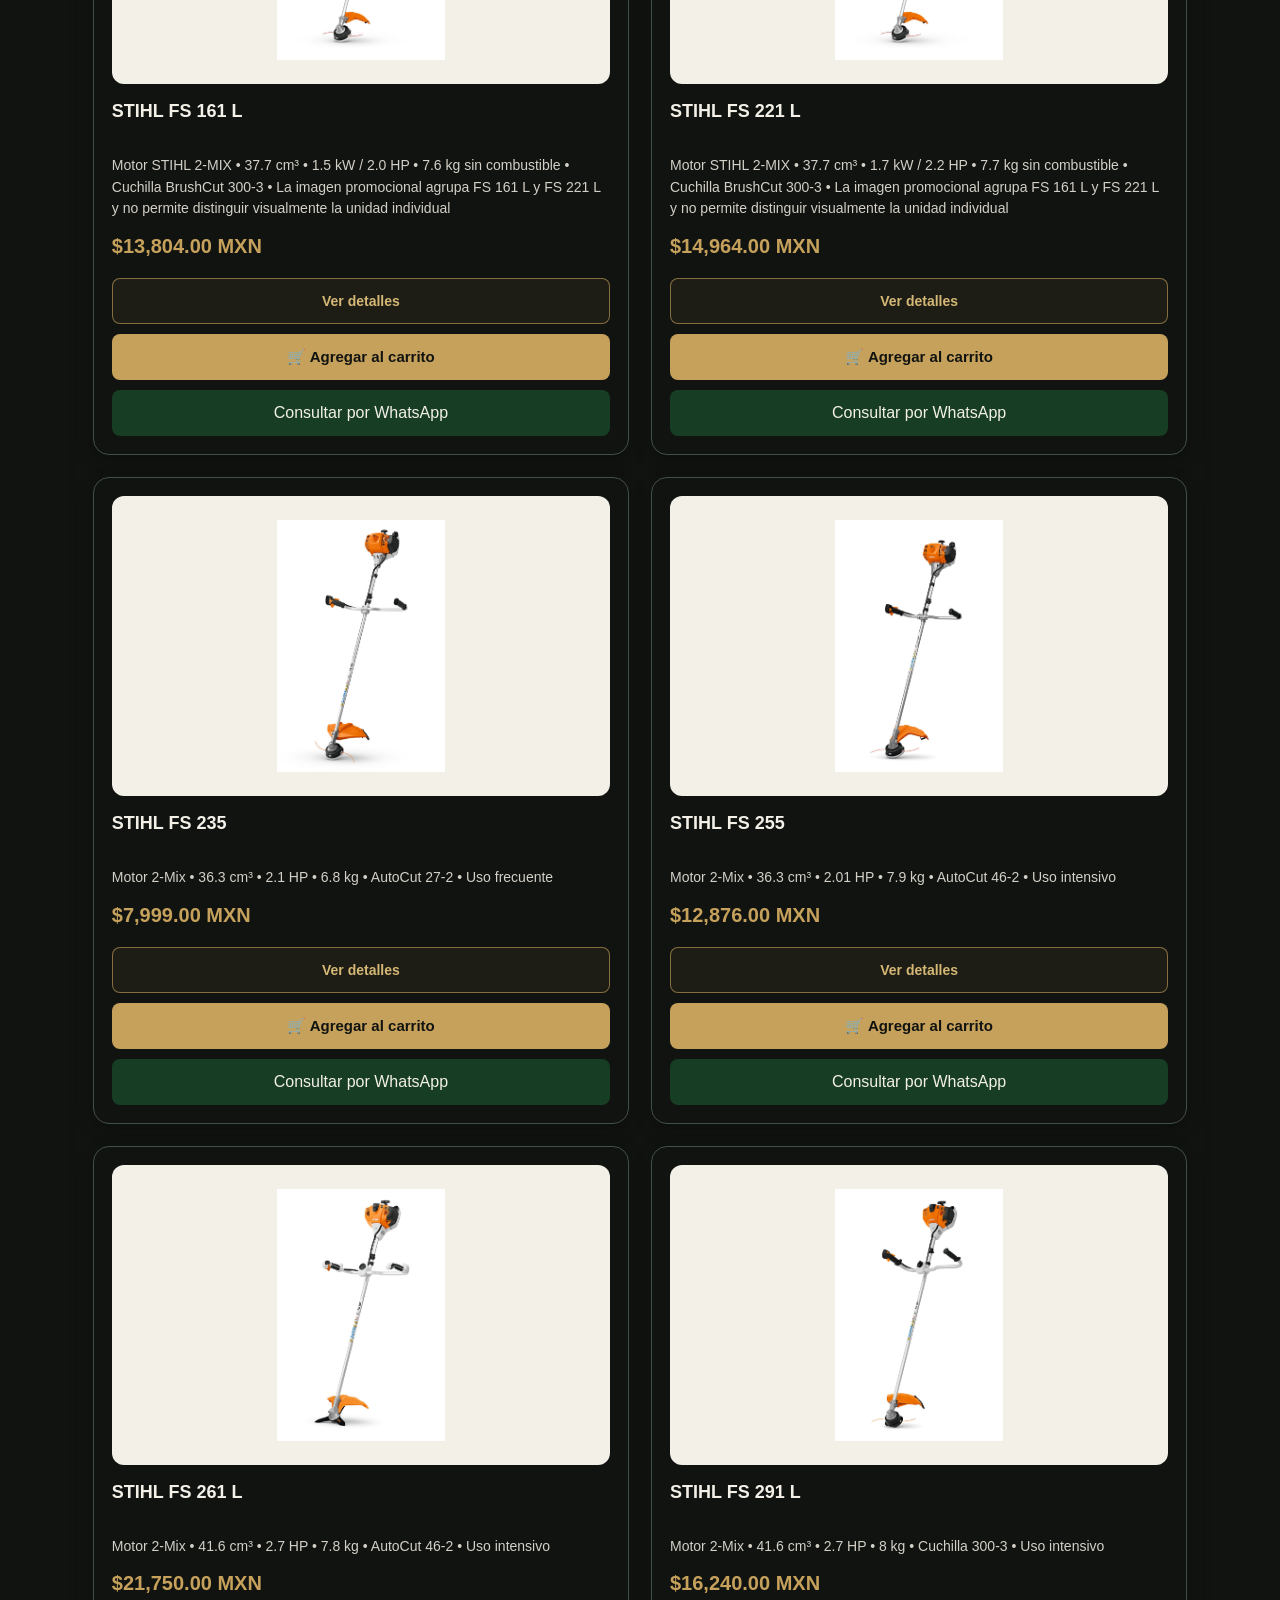
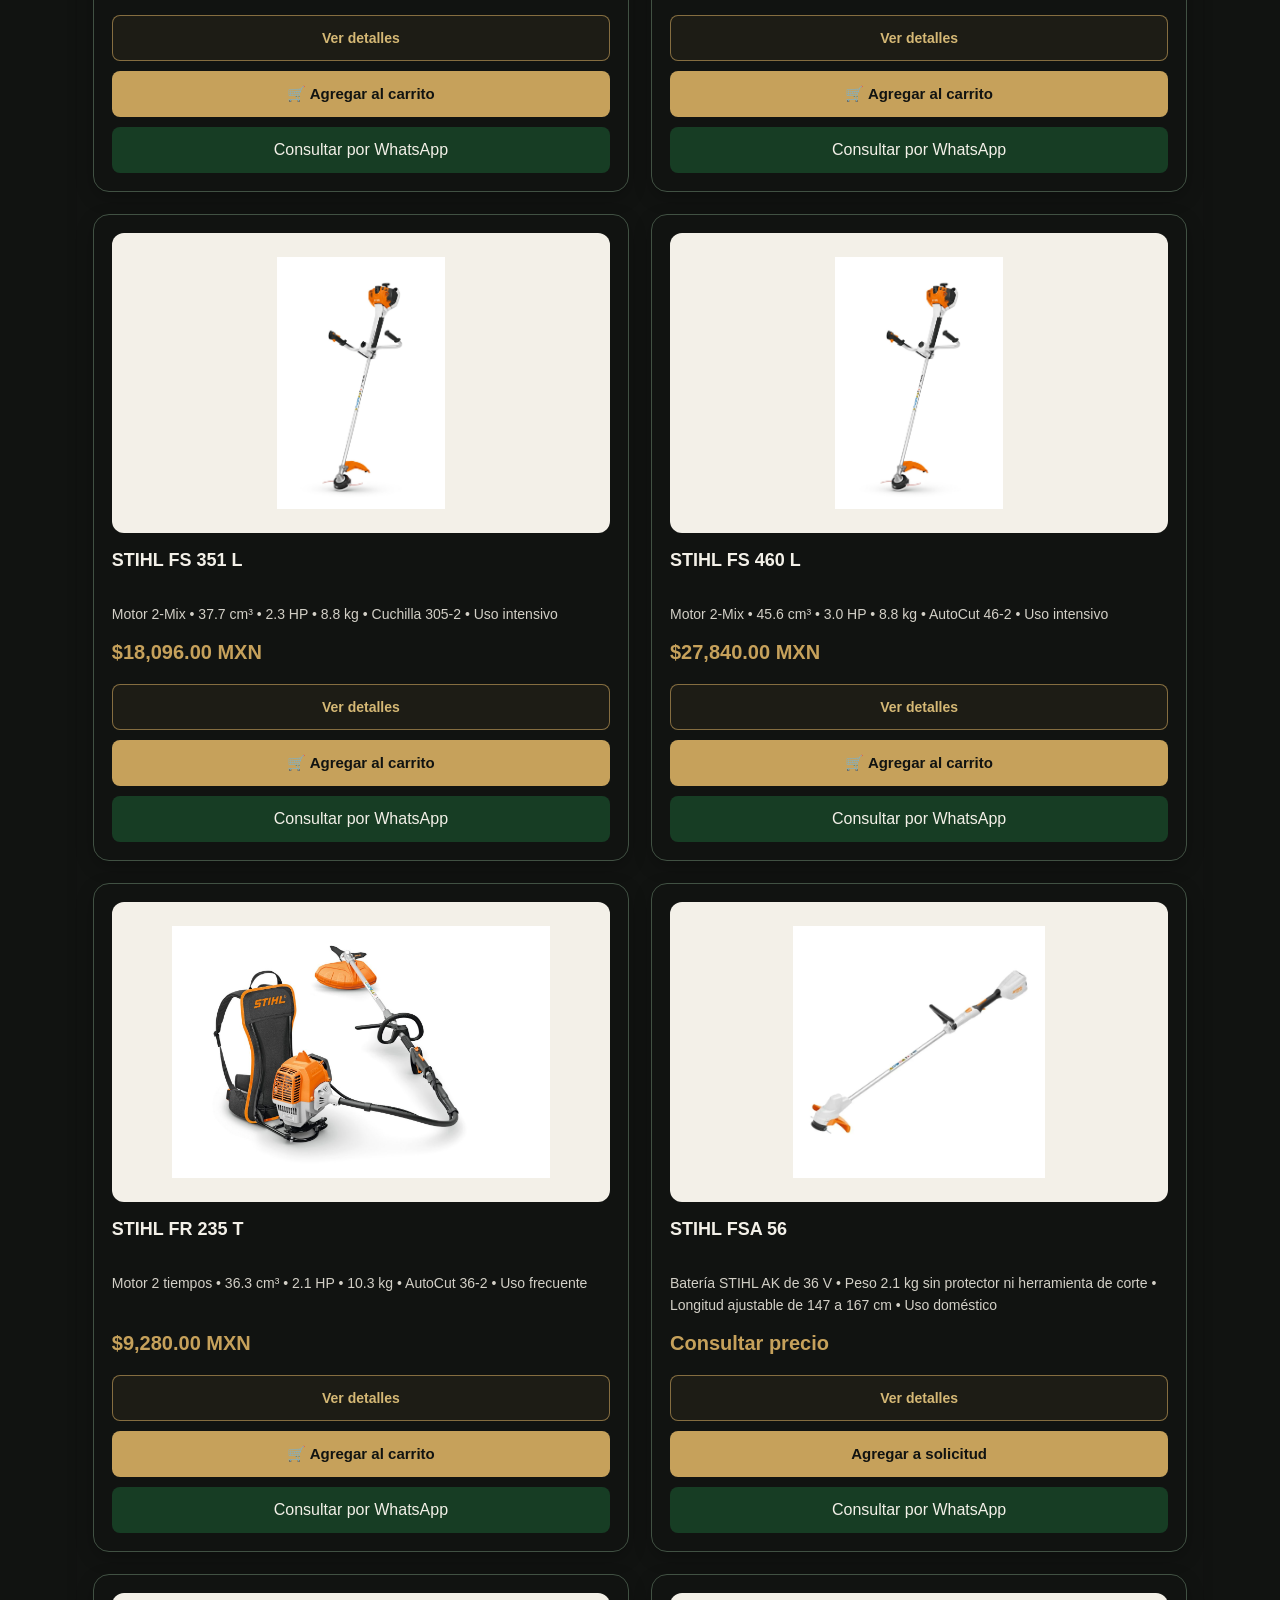
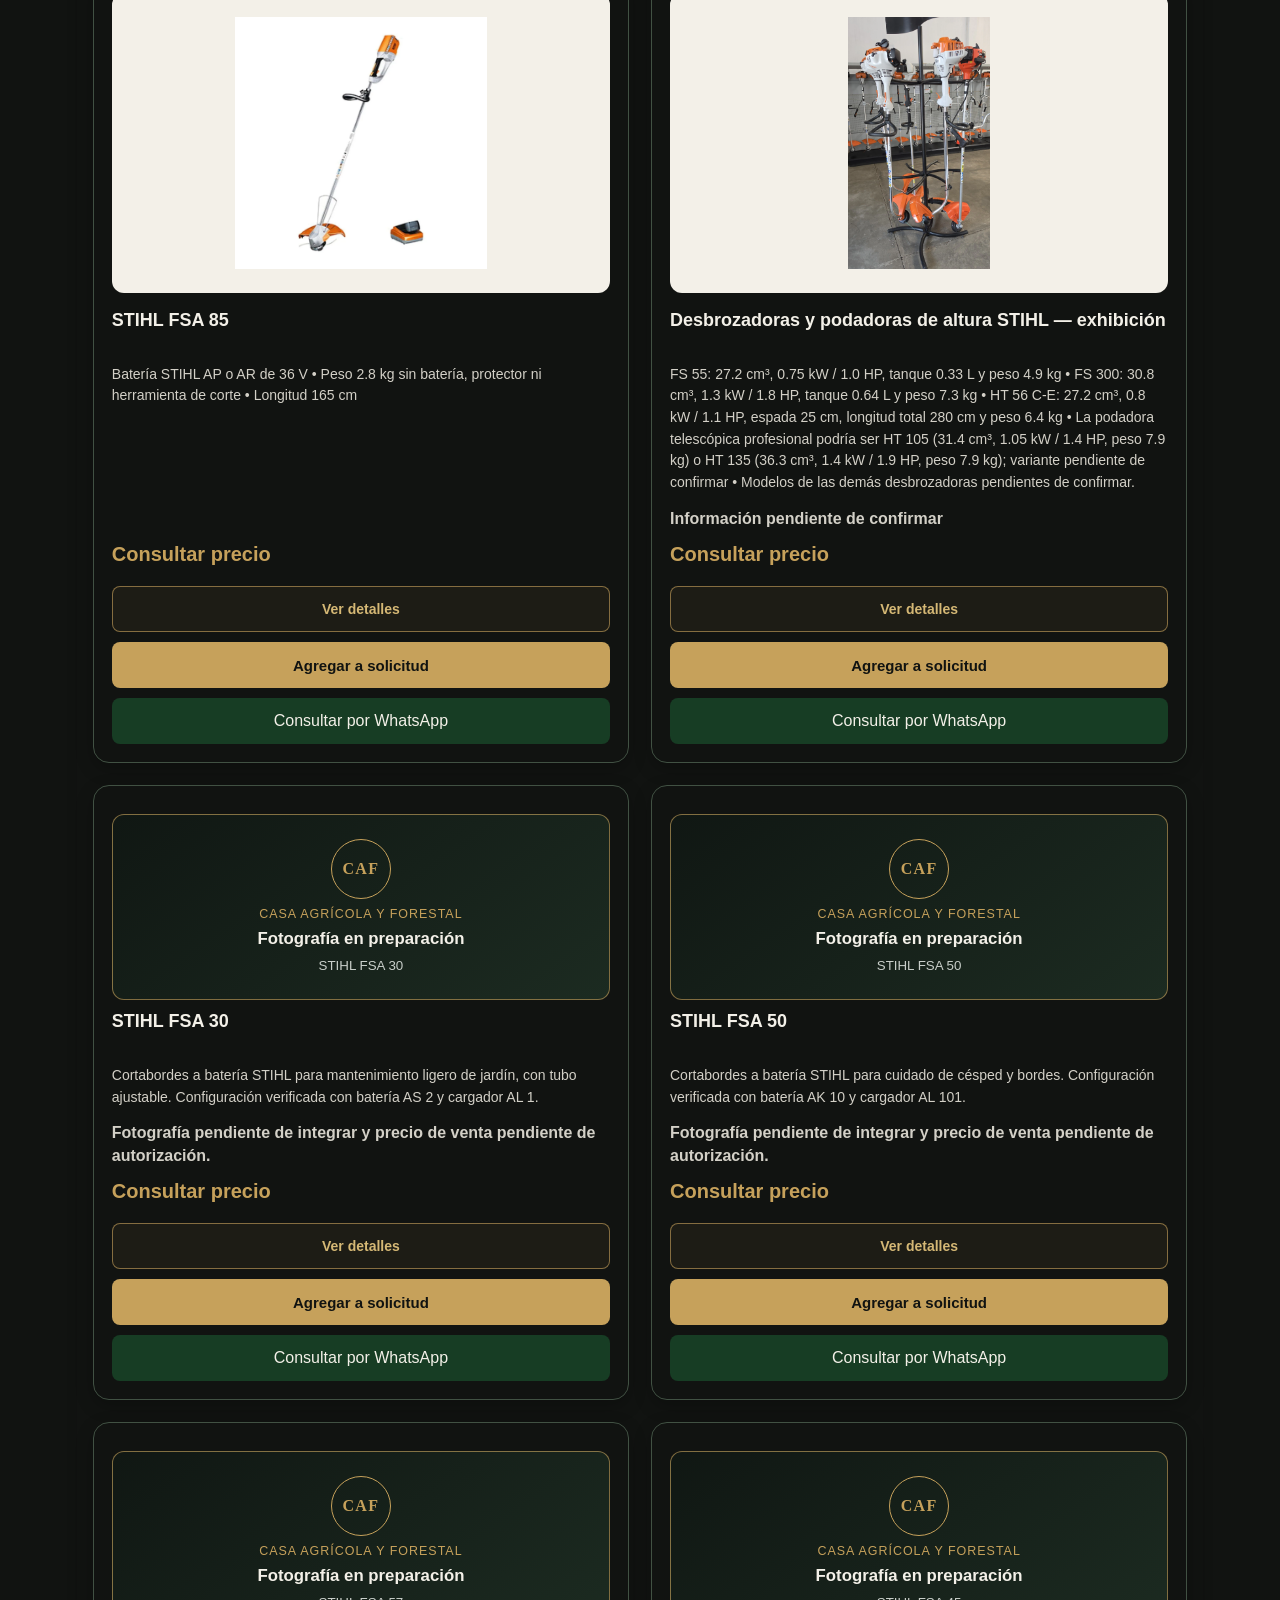
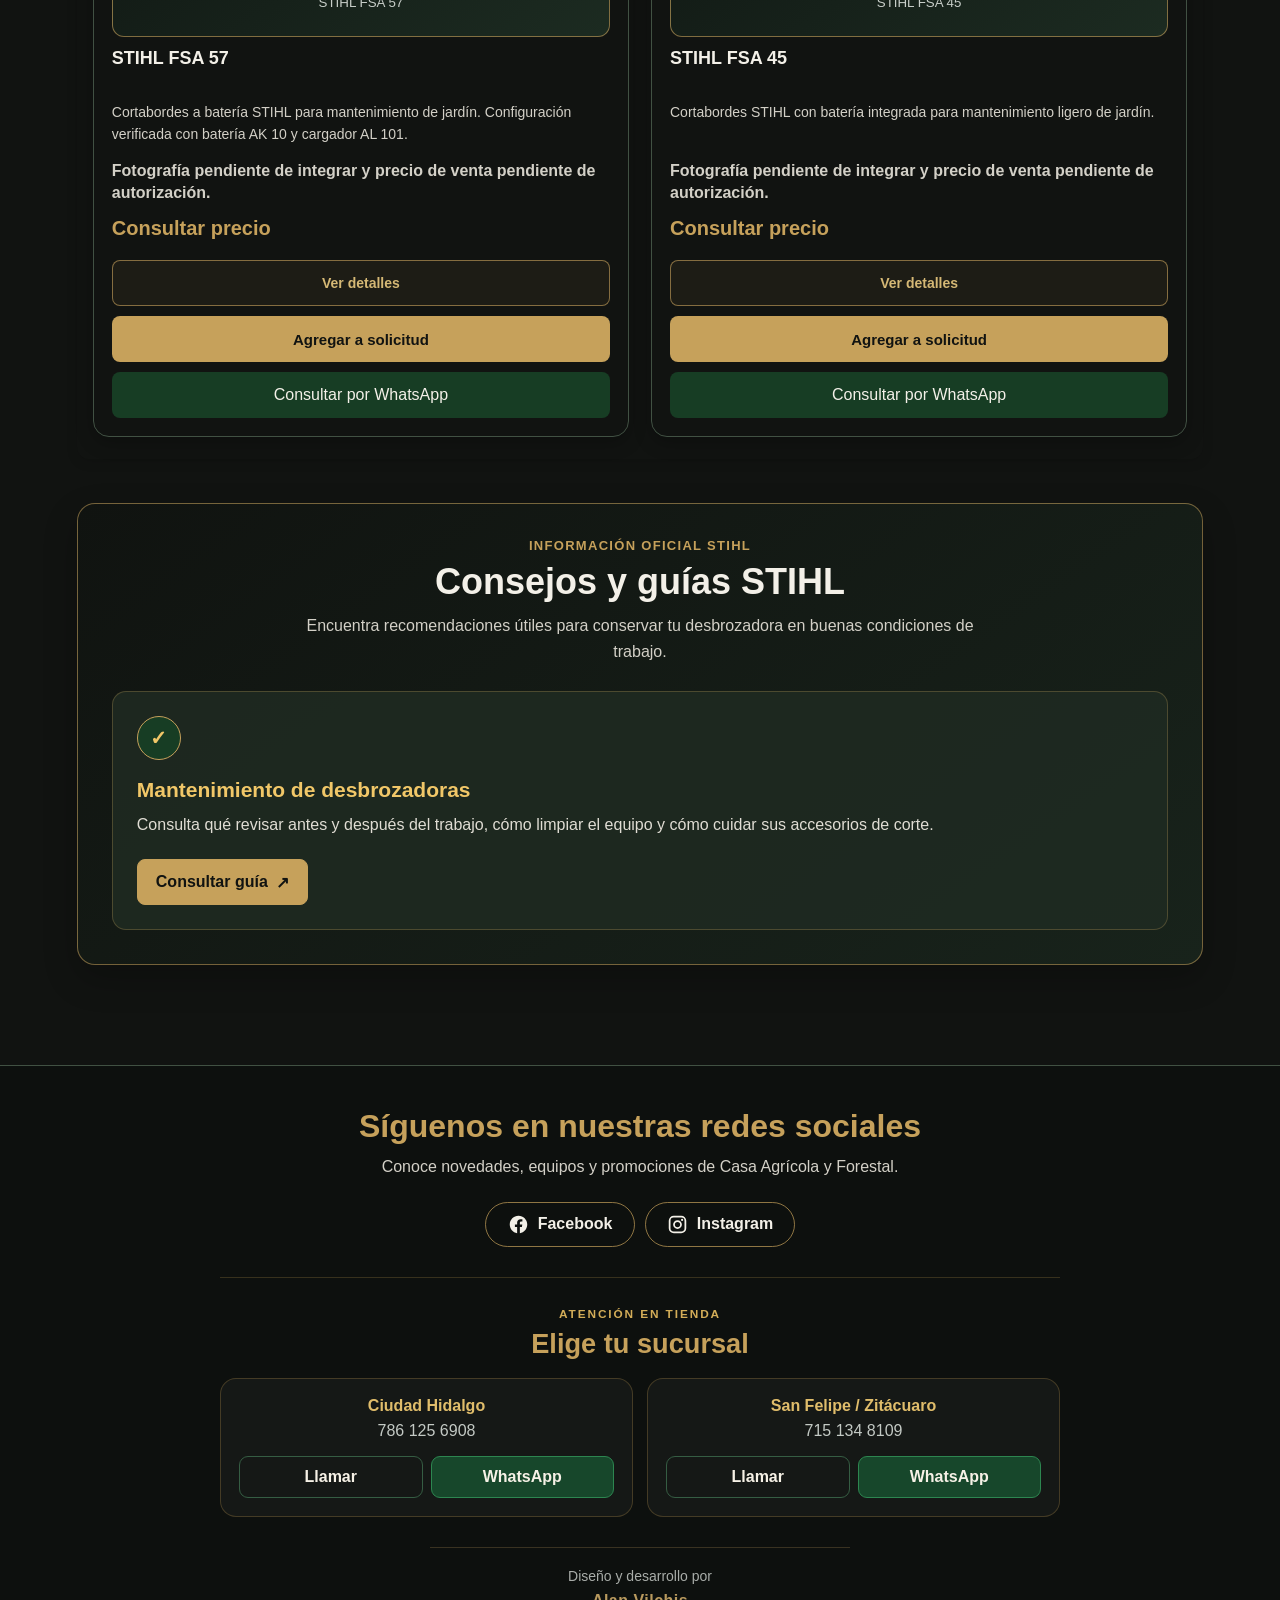
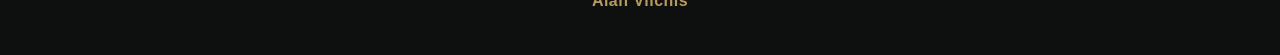
<file: categorias/desbrozadoras.html>
<!DOCTYPE html>
<html lang="es">
<head>
    <meta charset="UTF-8">
    <meta name="viewport" content="width=device-width, initial-scale=1.0">
    <meta property="og:type" content="website">
    <meta property="og:locale" content="es_MX">
    <base href="../">
    <meta name="description" content="Consulta desbrozadoras para mantenimiento de terrenos, jardines y trabajo agrícola.">
    <link rel="canonical" href="https://alanvil.github.io/casa-agricola-forestal/categorias/desbrozadoras.html">
    <meta property="og:title" content="Desbrozadoras | Casa Agrícola y Forestal">
    <meta property="og:description" content="Equipos para mantenimiento de terrenos, jardines y trabajo agrícola.">
    <meta property="og:url" content="https://alanvil.github.io/casa-agricola-forestal/categorias/desbrozadoras.html">
    <meta property="og:image" content="https://alanvil.github.io/casa-agricola-forestal/Logo.png">
    <meta name="twitter:card" content="summary">
    <title>Desbrozadoras | Casa Agrícola y Forestal</title>
    <link rel="stylesheet" href="assets/css/estilos.css">
</head>
<body data-categoria="desbrozadoras">
<header>
    <div class="logo">
        <a href="index.html#inicio" aria-label="Ir al inicio">
            <img src="Logo-transparente.png" alt="Casa Agrícola y Forestal">
        </a>
    </div>
    <div class="header-actions">
        <nav aria-label="Navegación principal">
            <a href="index.html#inicio">Inicio</a>
            <a href="index.html#productos">Productos</a>
            <a href="index.html#sucursales">Sucursales</a>
            <a href="index.html#contacto">Contáctanos</a>
        </nav>
        <div class="header-social" aria-label="Redes sociales">
            <a class="social-link" href="https://www.facebook.com/casaagricolayforestal" target="_blank" rel="noopener noreferrer" aria-label="Visitar Casa Agrícola y Forestal en Facebook">
                <svg viewBox="0 0 24 24" aria-hidden="true"><path d="M22 12.06C22 6.5 17.52 2 12 2S2 6.5 2 12.06c0 5.02 3.66 9.19 8.44 9.94v-7.03H7.9v-2.91h2.54V9.85c0-2.52 1.49-3.91 3.77-3.91 1.09 0 2.23.2 2.23.2v2.47h-1.25c-1.24 0-1.63.77-1.63 1.56v1.89h2.77l-.44 2.91h-2.33V22C18.34 21.25 22 17.08 22 12.06Z"/></svg>
            </a>
            <a class="social-link" href="https://www.instagram.com/casaagricolayforestal/" target="_blank" rel="noopener noreferrer" aria-label="Visitar Casa Agrícola y Forestal en Instagram">
                <svg viewBox="0 0 24 24" aria-hidden="true"><path d="M7.8 2h8.4A5.8 5.8 0 0 1 22 7.8v8.4a5.8 5.8 0 0 1-5.8 5.8H7.8A5.8 5.8 0 0 1 2 16.2V7.8A5.8 5.8 0 0 1 7.8 2Zm-.2 2A3.6 3.6 0 0 0 4 7.6v8.8A3.6 3.6 0 0 0 7.6 20h8.8a3.6 3.6 0 0 0 3.6-3.6V7.6A3.6 3.6 0 0 0 16.4 4H7.6Zm9.65 1.5a1.25 1.25 0 1 1 0 2.5 1.25 1.25 0 0 1 0-2.5ZM12 7a5 5 0 1 1 0 10 5 5 0 0 1 0-10Zm0 2a3 3 0 1 0 0 6 3 3 0 0 0 0-6Z"/></svg>
            </a>
        </div>
    </div>
</header>

<main class="pagina-categoria">
    <section class="categoria-portada">
        <a class="volver-inicio" href="index.html#productos">← Volver a Inicio y Productos</a>
        <h1>🌿 Desbrozadoras</h1>
        <p>Equipos para limpieza de terrenos y parcelas.</p>
    </section>

    <div class="buscador-productos">
        <span aria-hidden="true">🔎</span>
        <input type="search" id="buscarProducto" placeholder="Buscar en desbrozadoras..." aria-label="Buscar productos en Desbrozadoras">
    </div>
    <p id="sinResultados" style="display: none;">🔎 No encontramos productos con esa búsqueda.</p>

    <nav class="menu-categorias" aria-label="Categorías del catálogo">
            <a href="categorias/motosierras.html">🪚 Motosierras</a>
            <a href="categorias/desbrozadoras.html" aria-current="page">🌿 Desbrozadoras</a>
            <a href="categorias/maquinaria.html">🚜 Maquinaria agrícola</a>
            <a href="categorias/herramientas.html">🪓 Herramientas</a>
            <a href="categorias/refacciones.html">🔧 Refacciones</a>
            <a href="categorias/limpieza.html">🧹 Limpieza y jardín</a>
            <a href="categorias/motores-bombeo.html">⚙️ Motores y bombeo</a>
    </nav>

    <div id="asesor-categoria"></div>
    <div id="comparador-categoria"></div>

    <section class="categoria categoria-contenido" id="desbrozadoras" aria-labelledby="titulo-lista">
        <h2 id="titulo-lista">Desbrozadoras</h2>
        <div class="lista-productos" data-categoria-productos="desbrozadoras"></div>
    </section>

    <section class="consejos-guias" aria-labelledby="guias-desbrozadoras-titulo">
        <div class="consejos-encabezado">
            <span>Información oficial STIHL</span>
            <h2 id="guias-desbrozadoras-titulo">Consejos y guías STIHL</h2>
            <p>Encuentra recomendaciones útiles para conservar tu desbrozadora en buenas condiciones de trabajo.</p>
        </div>
        <div class="consejos-lista">
            <article class="consejo-tarjeta">
                <div class="consejo-icono" aria-hidden="true">✓</div>
                <h3>Mantenimiento de desbrozadoras</h3>
                <p>Consulta qué revisar antes y después del trabajo, cómo limpiar el equipo y cómo cuidar sus accesorios de corte.</p>
                <a class="consejo-enlace" href="guias/mantenimiento-desbrozadoras.html" aria-label="Consultar nuestra guía sobre mantenimiento de desbrozadoras">
                    Consultar guía <span aria-hidden="true">↗</span>
                </a>
            </article>
        </div>
    </section>
</main>

<footer id="contacto" class="site-footer">
    <h2>Síguenos en nuestras redes sociales</h2>
    <p>Conoce novedades, equipos y promociones de Casa Agrícola y Forestal.</p>
    <div class="footer-social" aria-label="Perfiles oficiales en redes sociales">
        <a class="social-link" href="https://www.facebook.com/casaagricolayforestal" target="_blank" rel="noopener noreferrer" aria-label="Visitar Casa Agrícola y Forestal en Facebook">
            <svg viewBox="0 0 24 24" aria-hidden="true"><path d="M22 12.06C22 6.5 17.52 2 12 2S2 6.5 2 12.06c0 5.02 3.66 9.19 8.44 9.94v-7.03H7.9v-2.91h2.54V9.85c0-2.52 1.49-3.91 3.77-3.91 1.09 0 2.23.2 2.23.2v2.47h-1.25c-1.24 0-1.63.77-1.63 1.56v1.89h2.77l-.44 2.91h-2.33V22C18.34 21.25 22 17.08 22 12.06Z"/></svg>
            <span>Facebook</span>
        </a>
        <a class="social-link" href="https://www.instagram.com/casaagricolayforestal/" target="_blank" rel="noopener noreferrer" aria-label="Visitar Casa Agrícola y Forestal en Instagram">
            <svg viewBox="0 0 24 24" aria-hidden="true"><path d="M7.8 2h8.4A5.8 5.8 0 0 1 22 7.8v8.4a5.8 5.8 0 0 1-5.8 5.8H7.8A5.8 5.8 0 0 1 2 16.2V7.8A5.8 5.8 0 0 1 7.8 2Zm-.2 2A3.6 3.6 0 0 0 4 7.6v8.8A3.6 3.6 0 0 0 7.6 20h8.8a3.6 3.6 0 0 0 3.6-3.6V7.6A3.6 3.6 0 0 0 16.4 4H7.6Zm9.65 1.5a1.25 1.25 0 1 1 0 2.5 1.25 1.25 0 0 1 0-2.5ZM12 7a5 5 0 1 1 0 10 5 5 0 0 1 0-10Zm0 2a3 3 0 1 0 0 6 3 3 0 0 0 0-6Z"/></svg>
            <span>Instagram</span>
        </a>
    </div>
    <div class="developer-credit" aria-label="Créditos del sitio">
        <span>Diseño y desarrollo por</span>
        <strong>Alan Vilchis</strong>
    </div>
</footer>

<div id="panel-buscador" class="panel-buscador">
    <input type="search" id="buscar-producto" placeholder="🔍 Buscar en esta categoría..." oninput="sincronizarBusquedaFlotante()" aria-label="Buscar en esta categoría">
</div>
<div class="controles-flotantes" aria-label="Accesos rápidos">
    <button class="buscar-flotante" type="button" onclick="abrirBuscador()" aria-label="Buscar productos">🔍</button>
    <a href="index.html#inicio" class="inicio-flotante">🏠 Inicio</a>
    <button class="carrito-flotante" type="button" onclick="abrirCarrito()">🛒 Carrito (<span id="contador-carrito">0</span>)</button>
</div>

<div id="ventana-carrito" class="ventana-carrito">
    <div class="carrito-contenido">
        <button class="cerrar-carrito" type="button" onclick="cerrarCarrito()" aria-label="Cerrar carrito">✕</button>
        <h2>🛒 Mi carrito</h2>
        <div id="productos-carrito"><p>Tu carrito está vacío.</p></div>
        <h3>Total: $<span id="total-carrito">0</span> MXN</h3>
        <button class="boton-pagar" type="button" onclick="abrirCheckout()">Enviar pedido por WhatsApp</button>
        <button class="boton-secundario-carrito" type="button" onclick="cerrarCarrito()">← Seguir comprando</button>
    </div>
</div>

<div id="checkout" class="ventana-checkout">
    <div class="checkout-contenido">
        <button class="cerrar-carrito" type="button" onclick="cerrarCheckout()" aria-label="Cerrar preparación del pedido">✕</button>
        <h2>Enviar pedido por WhatsApp</h2><p class="checkout-texto">Selecciona la sucursal donde deseas recogerlo.</p>
        <fieldset class="selector-sucursal"><legend>Sucursal de recogida</legend><label class="opcion-sucursal"><input type="radio" name="sucursal-recogida" value="san-felipe"><span><strong>Sucursal San Felipe / Zitácuaro</strong><small>Carretera Toluca–Morelia km 105 SN, CP 61529, Zitácuaro, Michoacán.</small></span></label><label class="opcion-sucursal"><input type="radio" name="sucursal-recogida" value="ciudad-hidalgo"><span><strong>Sucursal Ciudad Hidalgo</strong><small>Av. Morelos Oriente N342, Col. El Paraíso, CP 61183, Ciudad Hidalgo, Michoacán.</small></span></label></fieldset>
        <p id="error-sucursal" class="mensaje-error-sucursal" role="alert" hidden>Selecciona una sucursal para continuar.</p><div class="recoger-tienda"><strong>🏪 Modalidad: Recoger en tienda</strong><p>La tienda confirmará por WhatsApp la disponibilidad y el precio final.</p></div><div class="checkout-total">Total estimado: <strong>$<span id="checkout-total">0</span> MXN</strong></div><button class="boton-whatsapp-pedido" type="button" onclick="enviarPedidoWhatsApp()">Enviar pedido por WhatsApp</button><button class="boton-volver-carrito" type="button" onclick="volverAlCarrito()">← Volver al carrito</button><p class="aviso-pedido">Abrir WhatsApp no confirma el pedido. No se realizará ningún pago en línea.</p><div class="pago-en-linea-inactivo" hidden aria-hidden="true"><input type="text" id="cliente-nombre" disabled><input type="tel" id="cliente-telefono" disabled><input type="email" id="cliente-email" disabled><button type="button" onclick="continuarPago()" disabled>Pago con tarjeta no disponible</button></div>
    </div>
</div>

<script src="assets/js/productos.js"></script>
<script src="assets/js/promociones-config.js"></script>
<script src="assets/js/promociones.js"></script>
<script src="assets/js/contactos.js"></script>
<script src="assets/js/catalogo.js"></script>
<script src="assets/js/carrito.js"></script>
<script src="assets/js/comparador.js"></script>
<script src="assets/js/asesor.js"></script>
<script src="assets/js/pagina-categoria.js"></script>
</body>
</html>
</file>
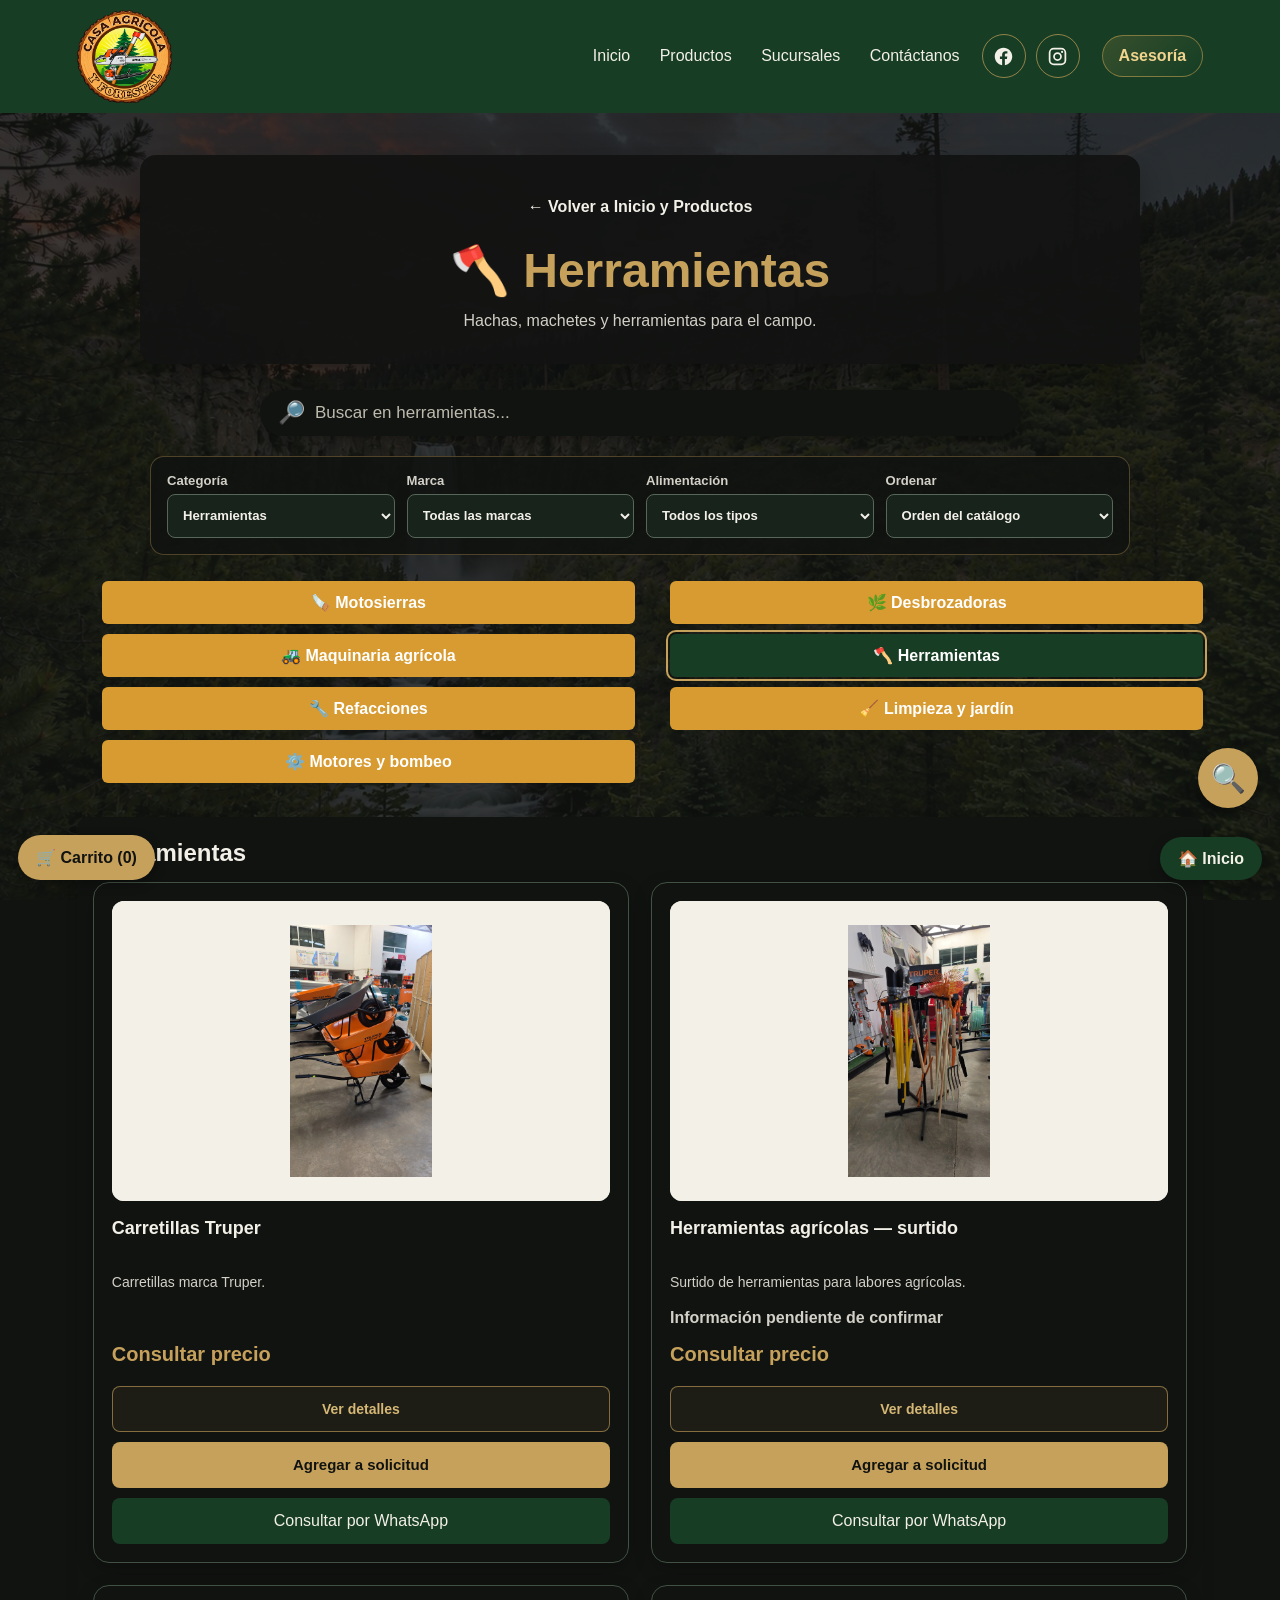
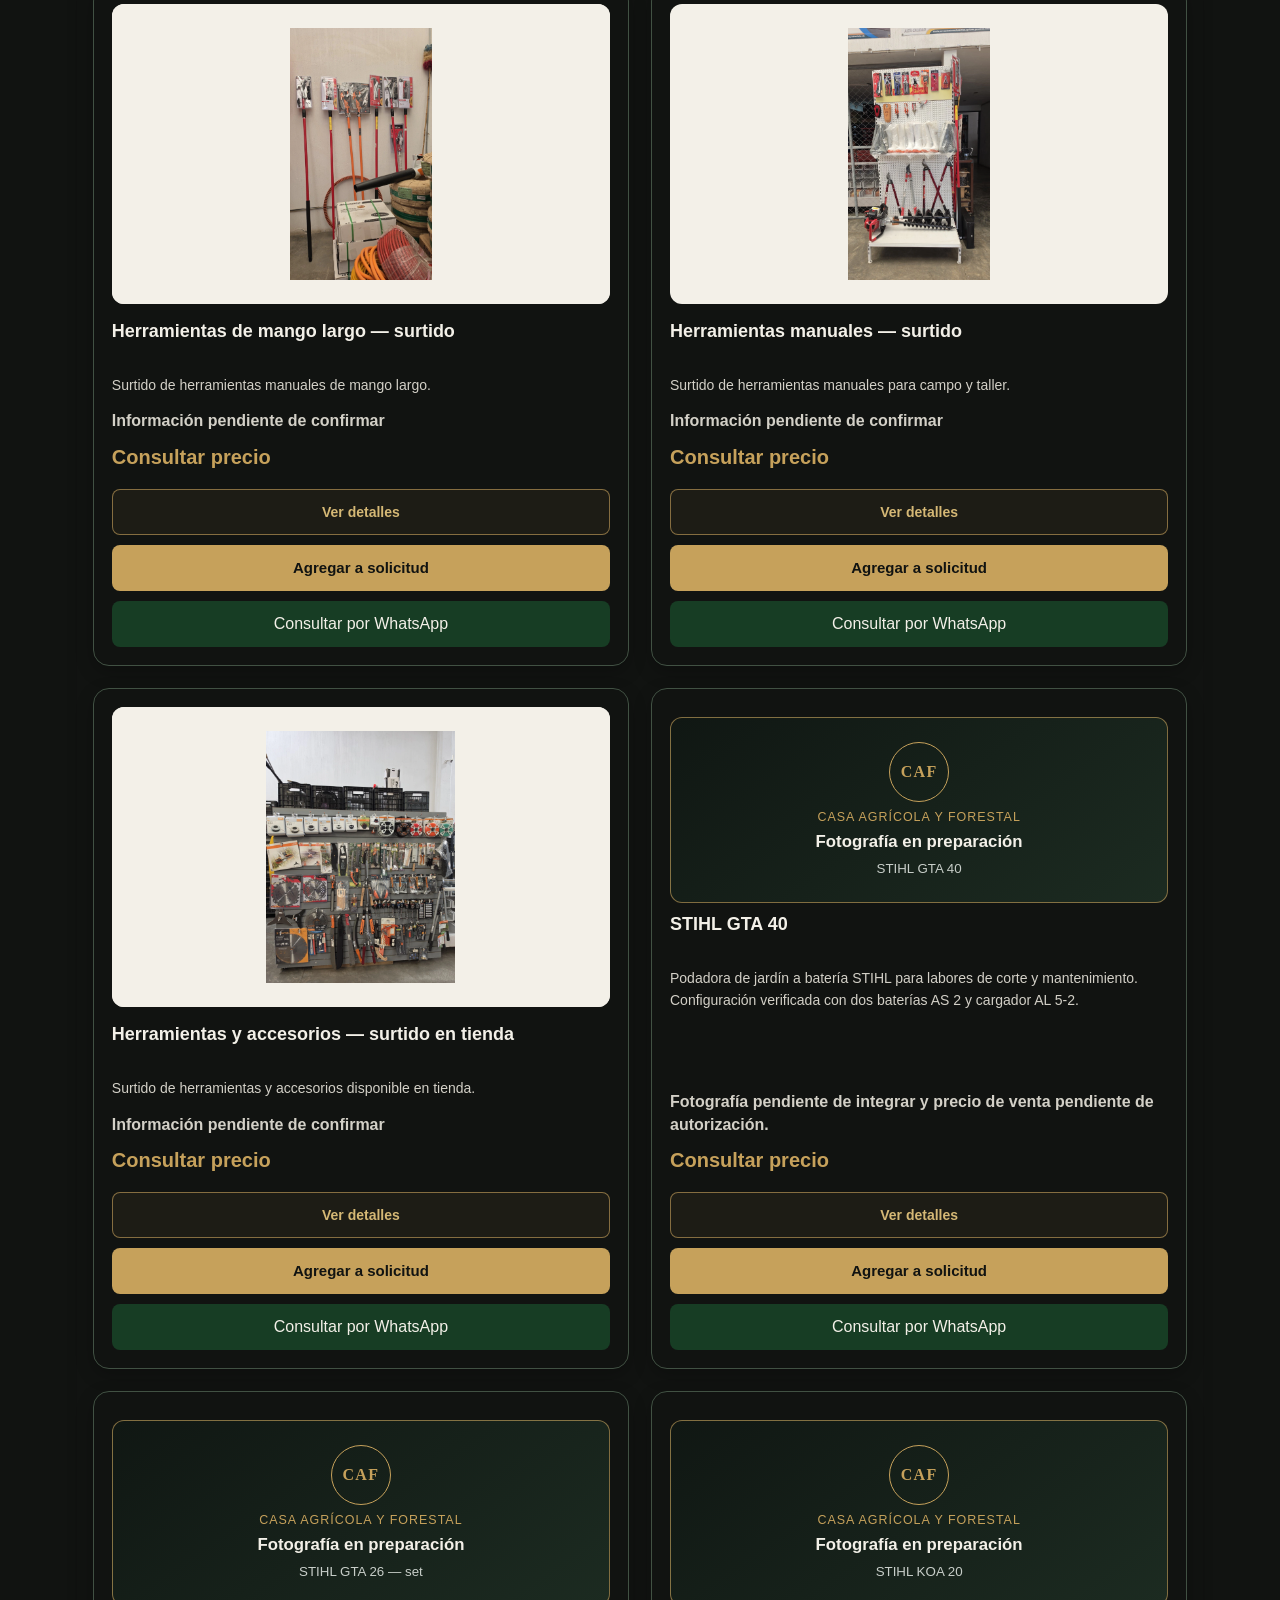
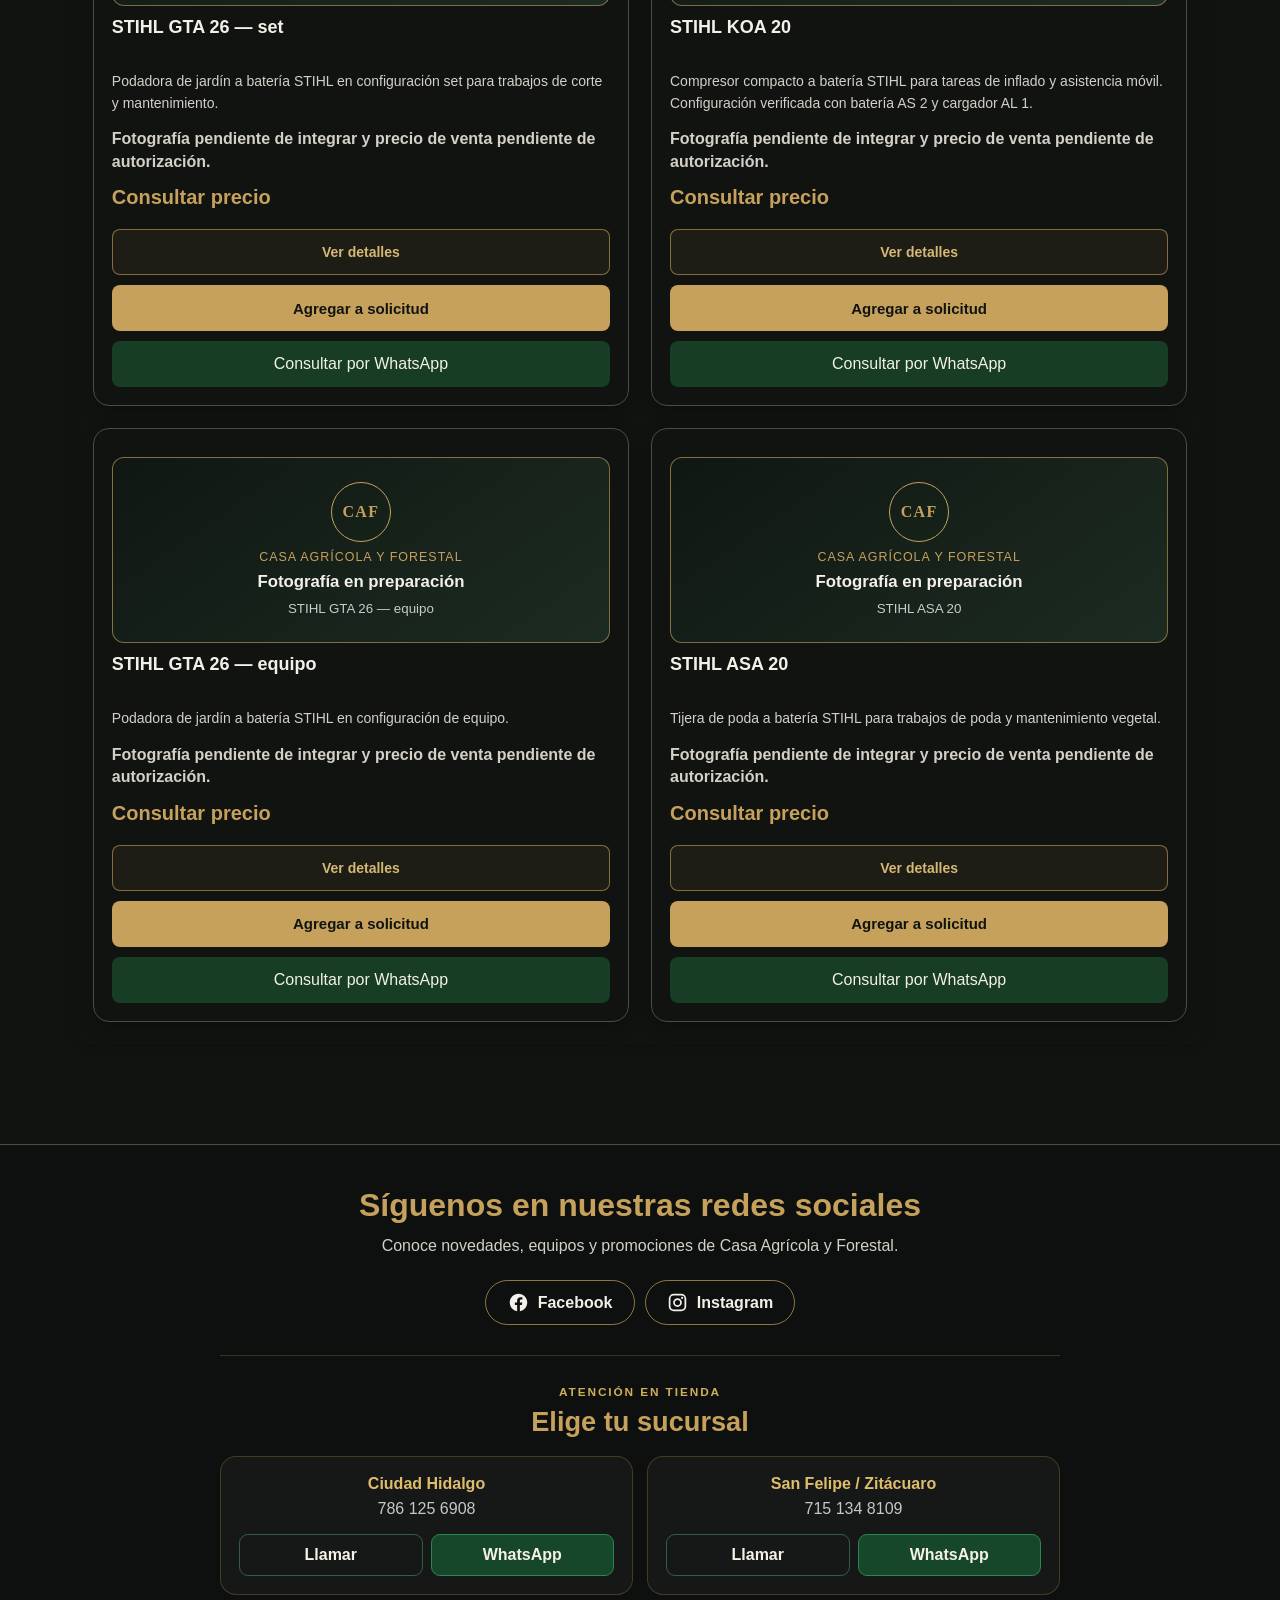
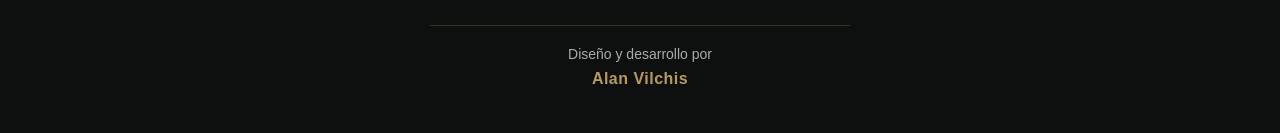
<file: categorias/herramientas.html>
<!DOCTYPE html>
<html lang="es">
<head>
    <meta charset="UTF-8">
    <meta name="viewport" content="width=device-width, initial-scale=1.0">
    <meta property="og:type" content="website">
    <meta property="og:locale" content="es_MX">
    <base href="../">
    <meta name="description" content="Consulta herramientas para labores agrícolas, forestales y de mantenimiento.">
    <link rel="canonical" href="https://alanvil.github.io/casa-agricola-forestal/categorias/herramientas.html">
    <meta property="og:title" content="Herramientas | Casa Agrícola y Forestal">
    <meta property="og:description" content="Herramientas para labores agrícolas, forestales y de mantenimiento.">
    <meta property="og:url" content="https://alanvil.github.io/casa-agricola-forestal/categorias/herramientas.html">
    <meta property="og:image" content="https://alanvil.github.io/casa-agricola-forestal/Logo.png">
    <meta name="twitter:card" content="summary">
    <title>Herramientas | Casa Agrícola y Forestal</title>
    <link rel="stylesheet" href="assets/css/estilos.css">
</head>
<body data-categoria="herramientas">
<header>
    <div class="logo">
        <a href="index.html#inicio" aria-label="Ir al inicio">
            <img src="Logo-transparente.png" alt="Casa Agrícola y Forestal">
        </a>
    </div>
    <div class="header-actions">
        <nav aria-label="Navegación principal">
            <a href="index.html#inicio">Inicio</a>
            <a href="index.html#productos">Productos</a>
            <a href="index.html#sucursales">Sucursales</a>
            <a href="index.html#contacto">Contáctanos</a>
        </nav>
        <div class="header-social" aria-label="Redes sociales">
            <a class="social-link" href="https://www.facebook.com/casaagricolayforestal" target="_blank" rel="noopener noreferrer" aria-label="Visitar Casa Agrícola y Forestal en Facebook">
                <svg viewBox="0 0 24 24" aria-hidden="true"><path d="M22 12.06C22 6.5 17.52 2 12 2S2 6.5 2 12.06c0 5.02 3.66 9.19 8.44 9.94v-7.03H7.9v-2.91h2.54V9.85c0-2.52 1.49-3.91 3.77-3.91 1.09 0 2.23.2 2.23.2v2.47h-1.25c-1.24 0-1.63.77-1.63 1.56v1.89h2.77l-.44 2.91h-2.33V22C18.34 21.25 22 17.08 22 12.06Z"/></svg>
            </a>
            <a class="social-link" href="https://www.instagram.com/casaagricolayforestal/" target="_blank" rel="noopener noreferrer" aria-label="Visitar Casa Agrícola y Forestal en Instagram">
                <svg viewBox="0 0 24 24" aria-hidden="true"><path d="M7.8 2h8.4A5.8 5.8 0 0 1 22 7.8v8.4a5.8 5.8 0 0 1-5.8 5.8H7.8A5.8 5.8 0 0 1 2 16.2V7.8A5.8 5.8 0 0 1 7.8 2Zm-.2 2A3.6 3.6 0 0 0 4 7.6v8.8A3.6 3.6 0 0 0 7.6 20h8.8a3.6 3.6 0 0 0 3.6-3.6V7.6A3.6 3.6 0 0 0 16.4 4H7.6Zm9.65 1.5a1.25 1.25 0 1 1 0 2.5 1.25 1.25 0 0 1 0-2.5ZM12 7a5 5 0 1 1 0 10 5 5 0 0 1 0-10Zm0 2a3 3 0 1 0 0 6 3 3 0 0 0 0-6Z"/></svg>
            </a>
        </div>
    </div>
</header>

<main class="pagina-categoria">
    <section class="categoria-portada">
        <a class="volver-inicio" href="index.html#productos">← Volver a Inicio y Productos</a>
        <h1>🪓 Herramientas</h1>
        <p>Hachas, machetes y herramientas para el campo.</p>
    </section>

    <div class="buscador-productos">
        <span aria-hidden="true">🔎</span>
        <input type="search" id="buscarProducto" placeholder="Buscar en herramientas..." aria-label="Buscar productos en Herramientas">
    </div>
    <p id="sinResultados" style="display: none;">🔎 No encontramos productos con esa búsqueda.</p>

    <nav class="menu-categorias" aria-label="Categorías del catálogo">
            <a href="categorias/motosierras.html">🪚 Motosierras</a>
            <a href="categorias/desbrozadoras.html">🌿 Desbrozadoras</a>
            <a href="categorias/maquinaria.html">🚜 Maquinaria agrícola</a>
            <a href="categorias/herramientas.html" aria-current="page">🪓 Herramientas</a>
            <a href="categorias/refacciones.html">🔧 Refacciones</a>
            <a href="categorias/limpieza.html">🧹 Limpieza y jardín</a>
            <a href="categorias/motores-bombeo.html">⚙️ Motores y bombeo</a>
    </nav>

    <div id="comparador-categoria"></div>

    <section class="categoria categoria-contenido" id="herramientas" aria-labelledby="titulo-lista">
        <h2 id="titulo-lista">Herramientas</h2>
        <div class="lista-productos" data-categoria-productos="herramientas"></div>
    </section>
</main>

<footer id="contacto" class="site-footer">
    <h2>Síguenos en nuestras redes sociales</h2>
    <p>Conoce novedades, equipos y promociones de Casa Agrícola y Forestal.</p>
    <div class="footer-social" aria-label="Perfiles oficiales en redes sociales">
        <a class="social-link" href="https://www.facebook.com/casaagricolayforestal" target="_blank" rel="noopener noreferrer" aria-label="Visitar Casa Agrícola y Forestal en Facebook">
            <svg viewBox="0 0 24 24" aria-hidden="true"><path d="M22 12.06C22 6.5 17.52 2 12 2S2 6.5 2 12.06c0 5.02 3.66 9.19 8.44 9.94v-7.03H7.9v-2.91h2.54V9.85c0-2.52 1.49-3.91 3.77-3.91 1.09 0 2.23.2 2.23.2v2.47h-1.25c-1.24 0-1.63.77-1.63 1.56v1.89h2.77l-.44 2.91h-2.33V22C18.34 21.25 22 17.08 22 12.06Z"/></svg>
            <span>Facebook</span>
        </a>
        <a class="social-link" href="https://www.instagram.com/casaagricolayforestal/" target="_blank" rel="noopener noreferrer" aria-label="Visitar Casa Agrícola y Forestal en Instagram">
            <svg viewBox="0 0 24 24" aria-hidden="true"><path d="M7.8 2h8.4A5.8 5.8 0 0 1 22 7.8v8.4a5.8 5.8 0 0 1-5.8 5.8H7.8A5.8 5.8 0 0 1 2 16.2V7.8A5.8 5.8 0 0 1 7.8 2Zm-.2 2A3.6 3.6 0 0 0 4 7.6v8.8A3.6 3.6 0 0 0 7.6 20h8.8a3.6 3.6 0 0 0 3.6-3.6V7.6A3.6 3.6 0 0 0 16.4 4H7.6Zm9.65 1.5a1.25 1.25 0 1 1 0 2.5 1.25 1.25 0 0 1 0-2.5ZM12 7a5 5 0 1 1 0 10 5 5 0 0 1 0-10Zm0 2a3 3 0 1 0 0 6 3 3 0 0 0 0-6Z"/></svg>
            <span>Instagram</span>
        </a>
    </div>
    <div class="developer-credit" aria-label="Créditos del sitio">
        <span>Diseño y desarrollo por</span>
        <strong>Alan Vilchis</strong>
    </div>
</footer>

<div id="panel-buscador" class="panel-buscador">
    <input type="search" id="buscar-producto" placeholder="🔍 Buscar en esta categoría..." oninput="sincronizarBusquedaFlotante()" aria-label="Buscar en esta categoría">
</div>
<div class="controles-flotantes" aria-label="Accesos rápidos">
    <button class="buscar-flotante" type="button" onclick="abrirBuscador()" aria-label="Buscar productos">🔍</button>
    <a href="index.html#inicio" class="inicio-flotante">🏠 Inicio</a>
    <button class="carrito-flotante" type="button" onclick="abrirCarrito()">🛒 Carrito (<span id="contador-carrito">0</span>)</button>
</div>

<div id="ventana-carrito" class="ventana-carrito">
    <div class="carrito-contenido">
        <button class="cerrar-carrito" type="button" onclick="cerrarCarrito()" aria-label="Cerrar carrito">✕</button>
        <h2>🛒 Mi carrito</h2>
        <div id="productos-carrito"><p>Tu carrito está vacío.</p></div>
        <h3>Total: $<span id="total-carrito">0</span> MXN</h3>
        <button class="boton-pagar" type="button" onclick="abrirCheckout()">Enviar pedido por WhatsApp</button><button class="boton-secundario-carrito" type="button" onclick="cerrarCarrito()">← Seguir comprando</button>
    </div>
</div>

<div id="checkout" class="ventana-checkout">
    <div class="checkout-contenido">
        <button class="cerrar-carrito" type="button" onclick="cerrarCheckout()" aria-label="Cerrar preparación del pedido">✕</button><h2>Enviar pedido por WhatsApp</h2><p class="checkout-texto">Selecciona la sucursal donde deseas recogerlo.</p><fieldset class="selector-sucursal"><legend>Sucursal de recogida</legend><label class="opcion-sucursal"><input type="radio" name="sucursal-recogida" value="san-felipe"><span><strong>Sucursal San Felipe / Zitácuaro</strong><small>Carretera Toluca–Morelia km 105 SN, CP 61529, Zitácuaro, Michoacán.</small></span></label><label class="opcion-sucursal"><input type="radio" name="sucursal-recogida" value="ciudad-hidalgo"><span><strong>Sucursal Ciudad Hidalgo</strong><small>Av. Morelos Oriente N342, Col. El Paraíso, CP 61183, Ciudad Hidalgo, Michoacán.</small></span></label></fieldset><p id="error-sucursal" class="mensaje-error-sucursal" role="alert" hidden>Selecciona una sucursal para continuar.</p><div class="recoger-tienda"><strong>🏪 Modalidad: Recoger en tienda</strong><p>La tienda confirmará por WhatsApp la disponibilidad y el precio final.</p></div><div class="checkout-total">Total estimado: <strong>$<span id="checkout-total">0</span> MXN</strong></div><button class="boton-whatsapp-pedido" type="button" onclick="enviarPedidoWhatsApp()">Enviar pedido por WhatsApp</button><button class="boton-volver-carrito" type="button" onclick="volverAlCarrito()">← Volver al carrito</button><p class="aviso-pedido">Abrir WhatsApp no confirma el pedido. No se realizará ningún pago en línea.</p><div class="pago-en-linea-inactivo" hidden aria-hidden="true"><input type="text" id="cliente-nombre" disabled><input type="tel" id="cliente-telefono" disabled><input type="email" id="cliente-email" disabled><button type="button" onclick="continuarPago()" disabled>Pago con tarjeta no disponible</button></div>
    </div>
</div>

<script src="assets/js/productos.js"></script>
<script src="assets/js/promociones-config.js"></script>
<script src="assets/js/promociones.js"></script>
<script src="assets/js/contactos.js"></script>
<script src="assets/js/catalogo.js"></script>
<script src="assets/js/carrito.js"></script>
<script src="assets/js/pagina-categoria.js"></script>
</body>
</html>
</file>
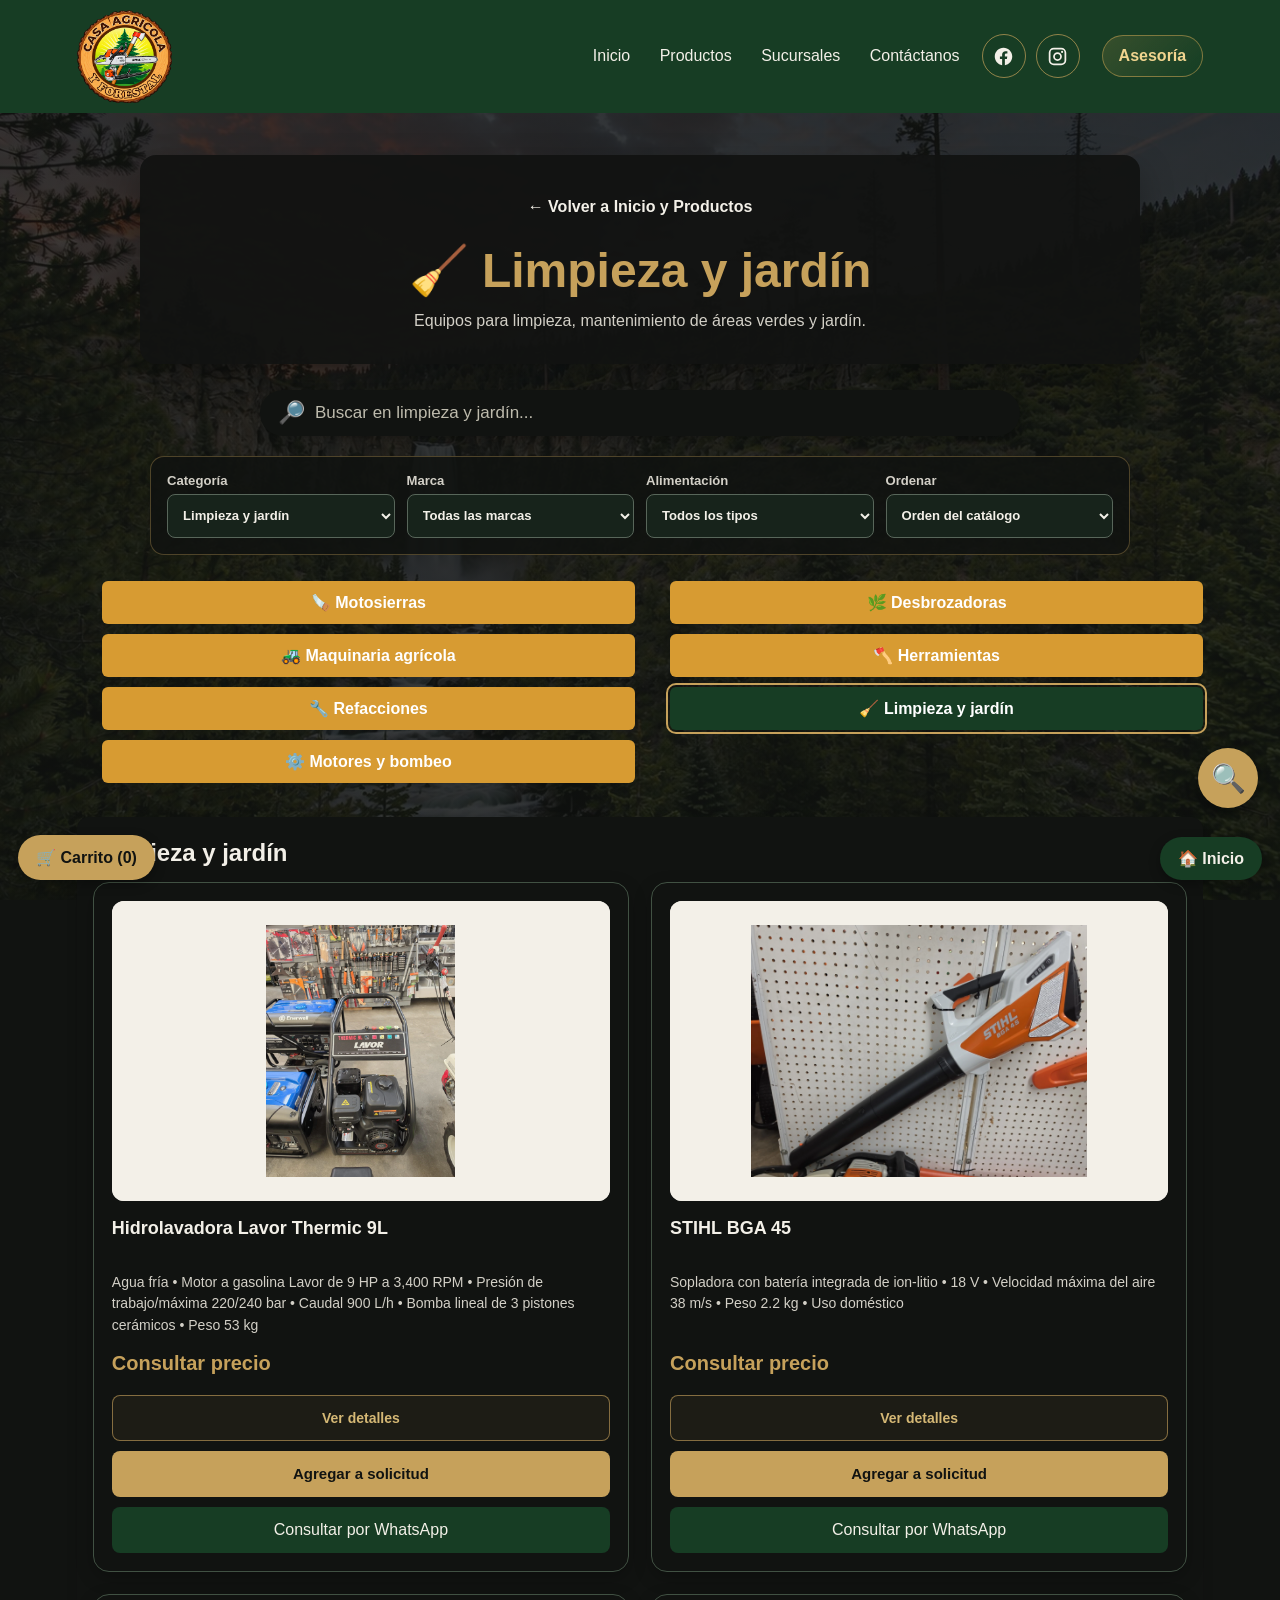
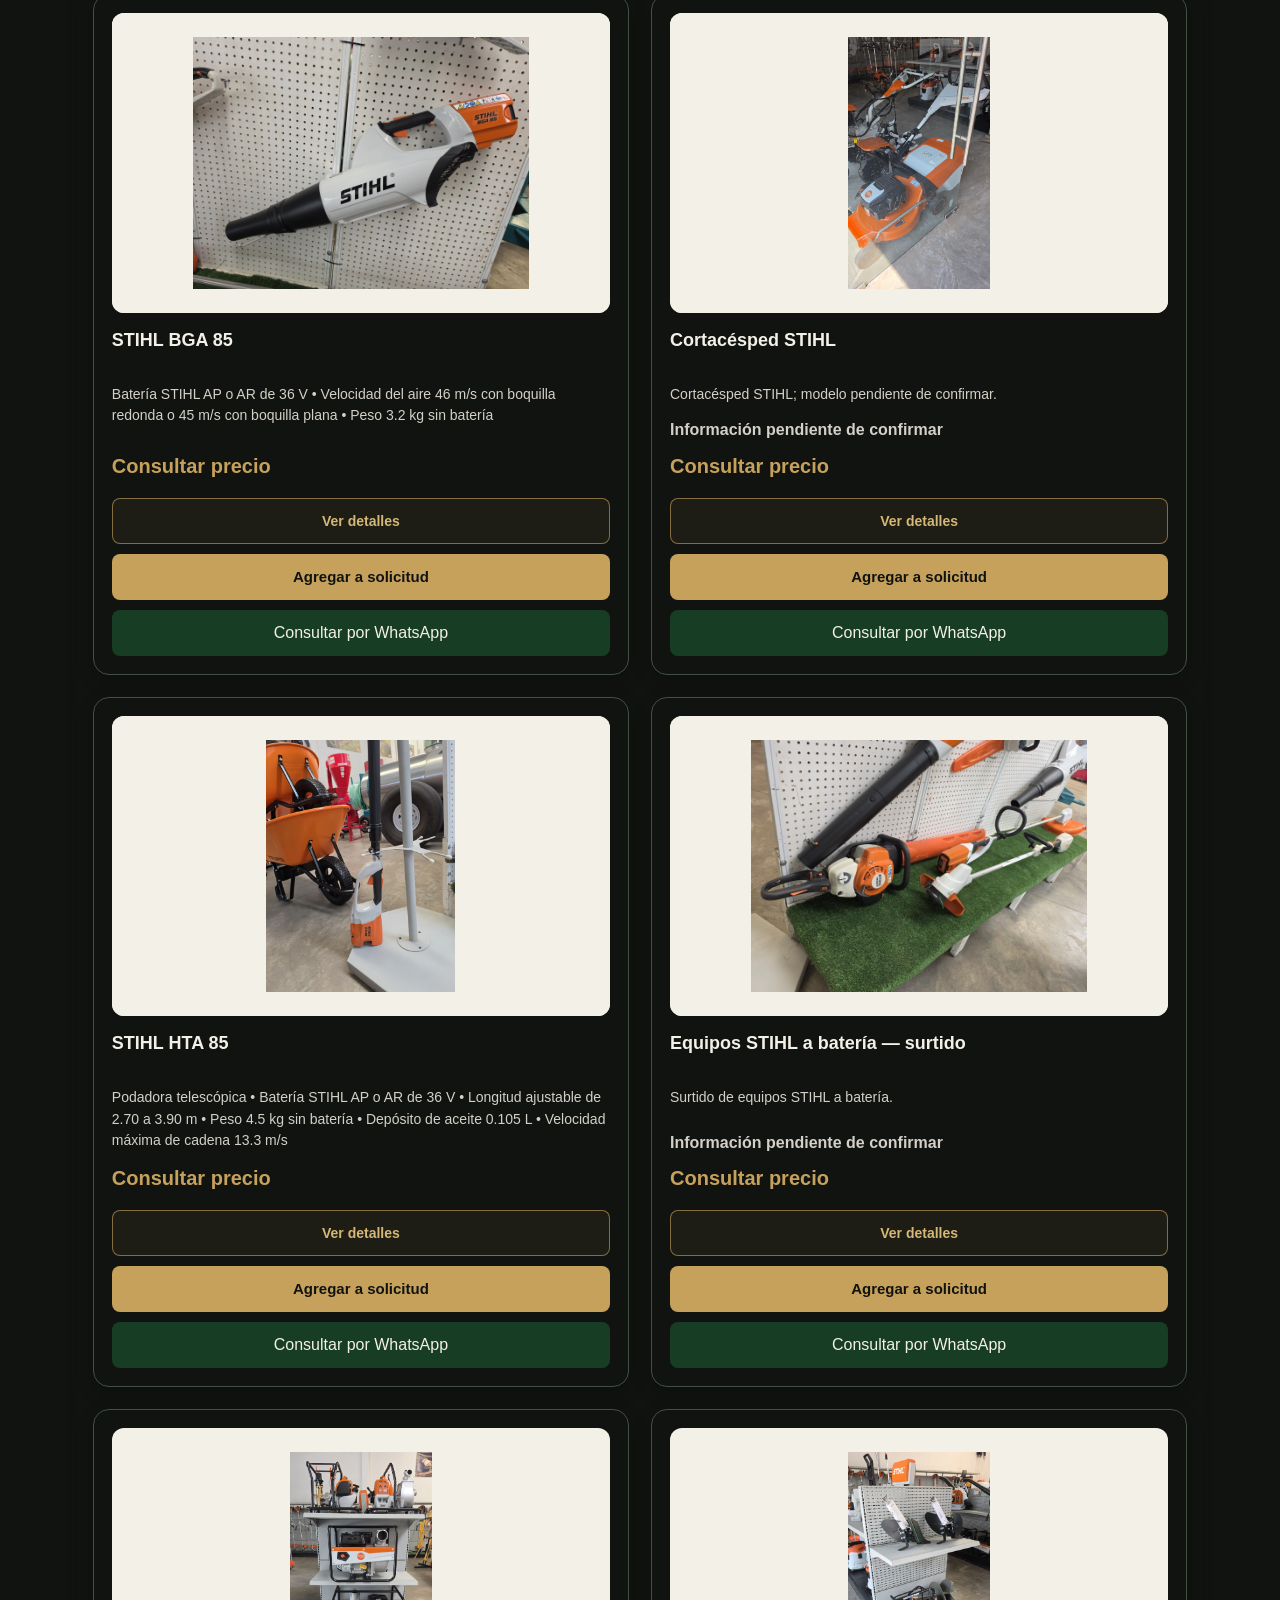
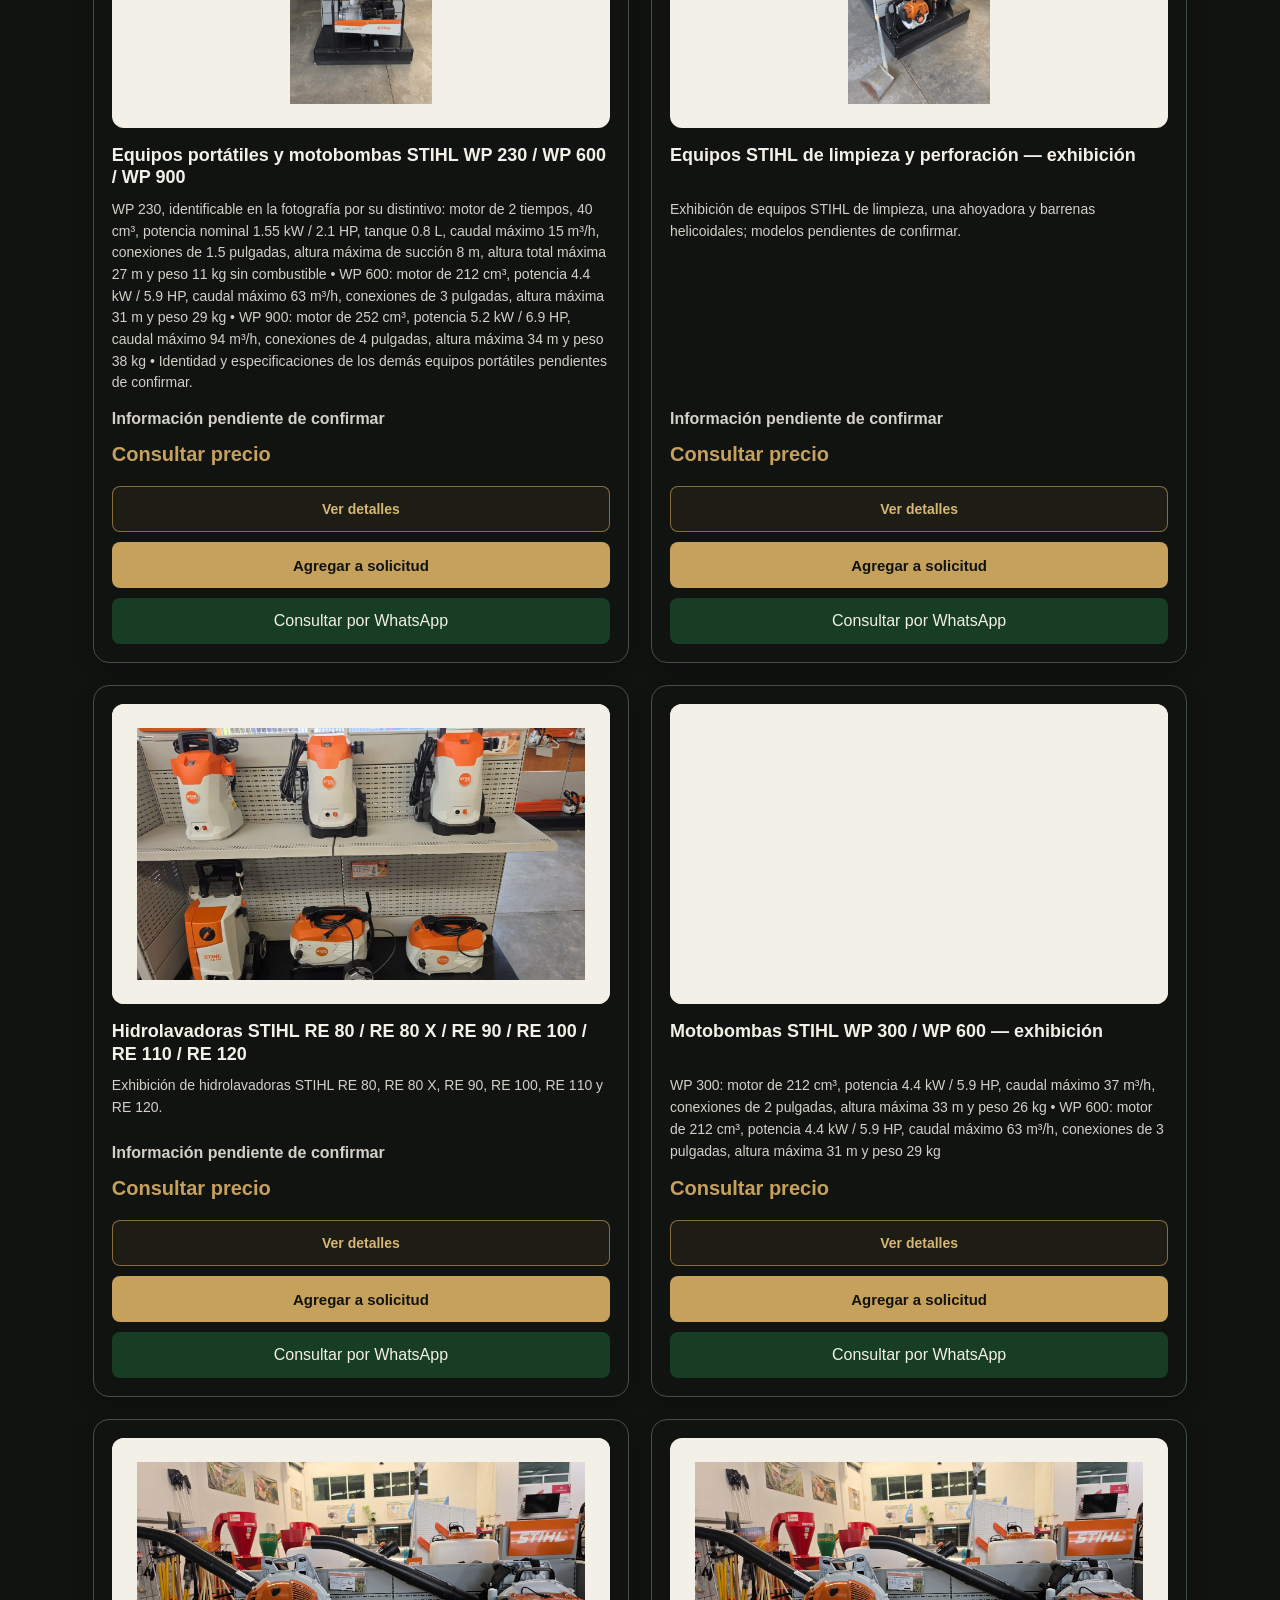
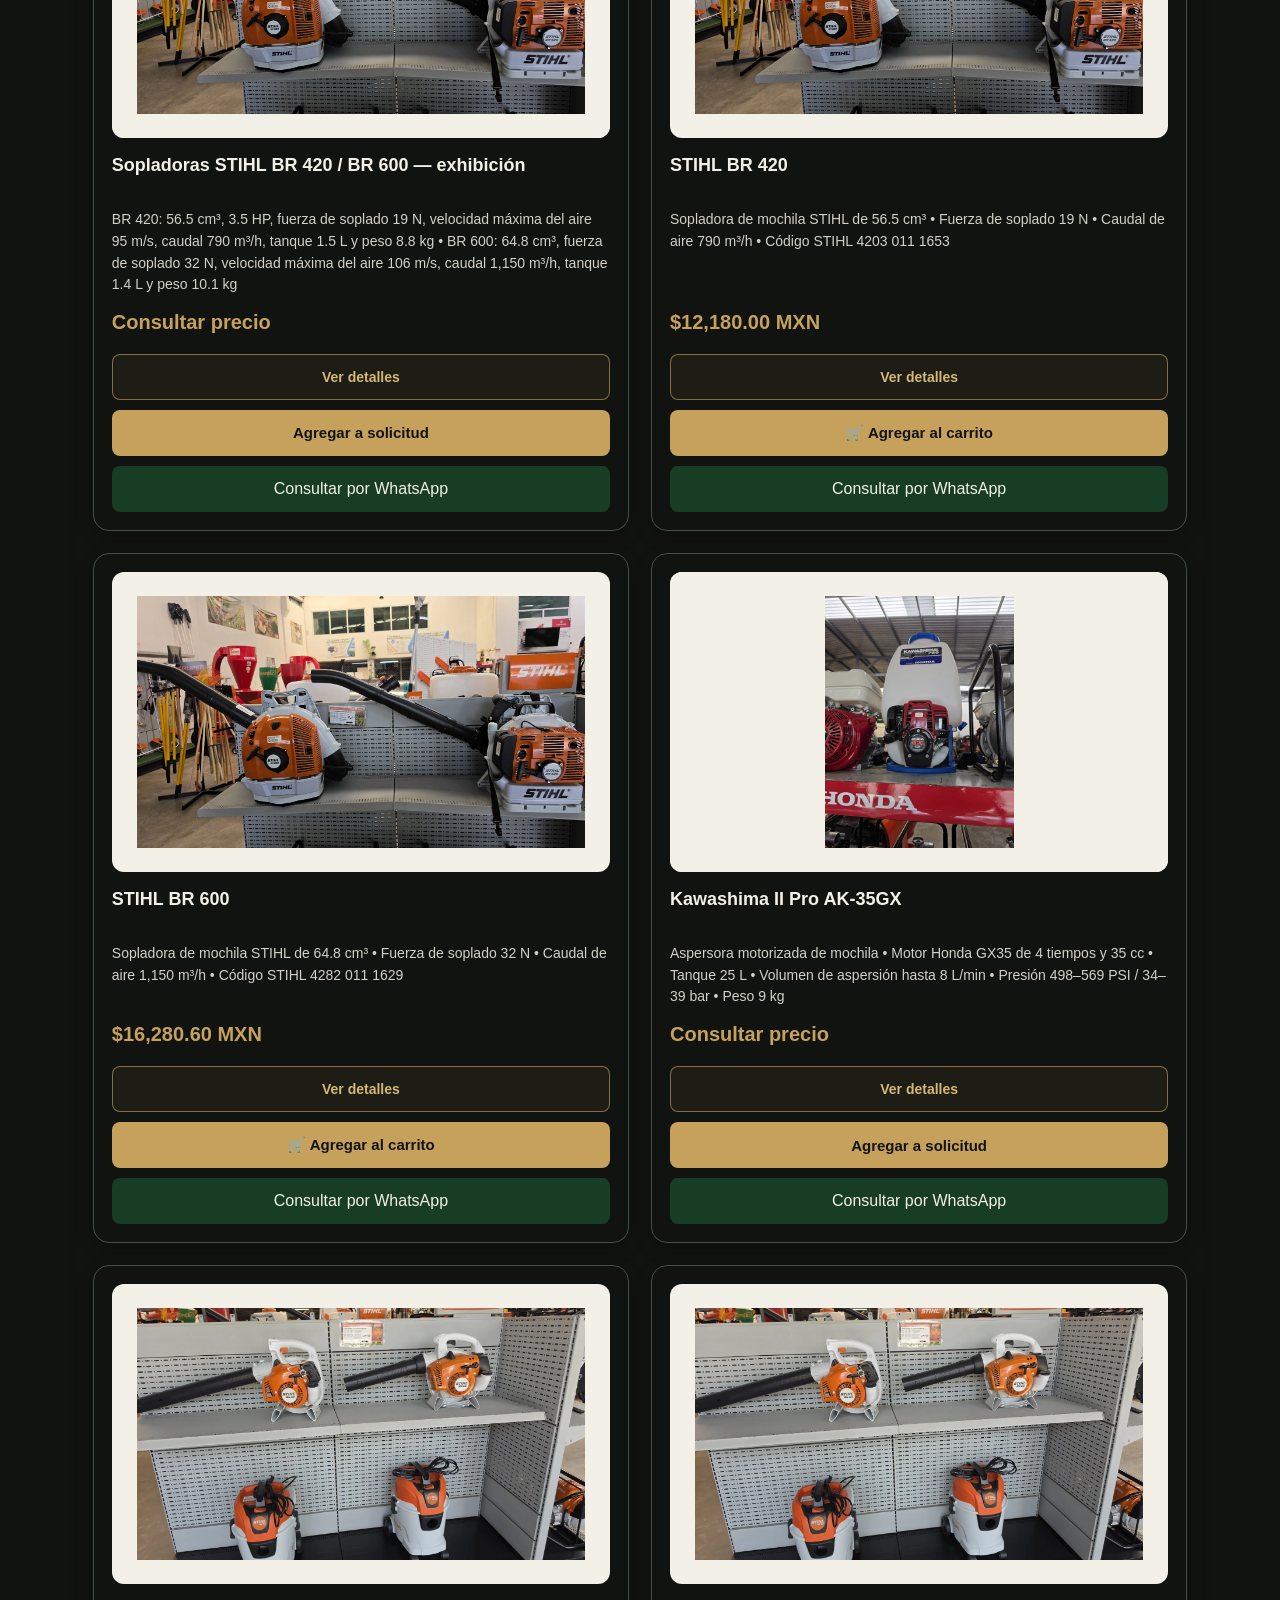
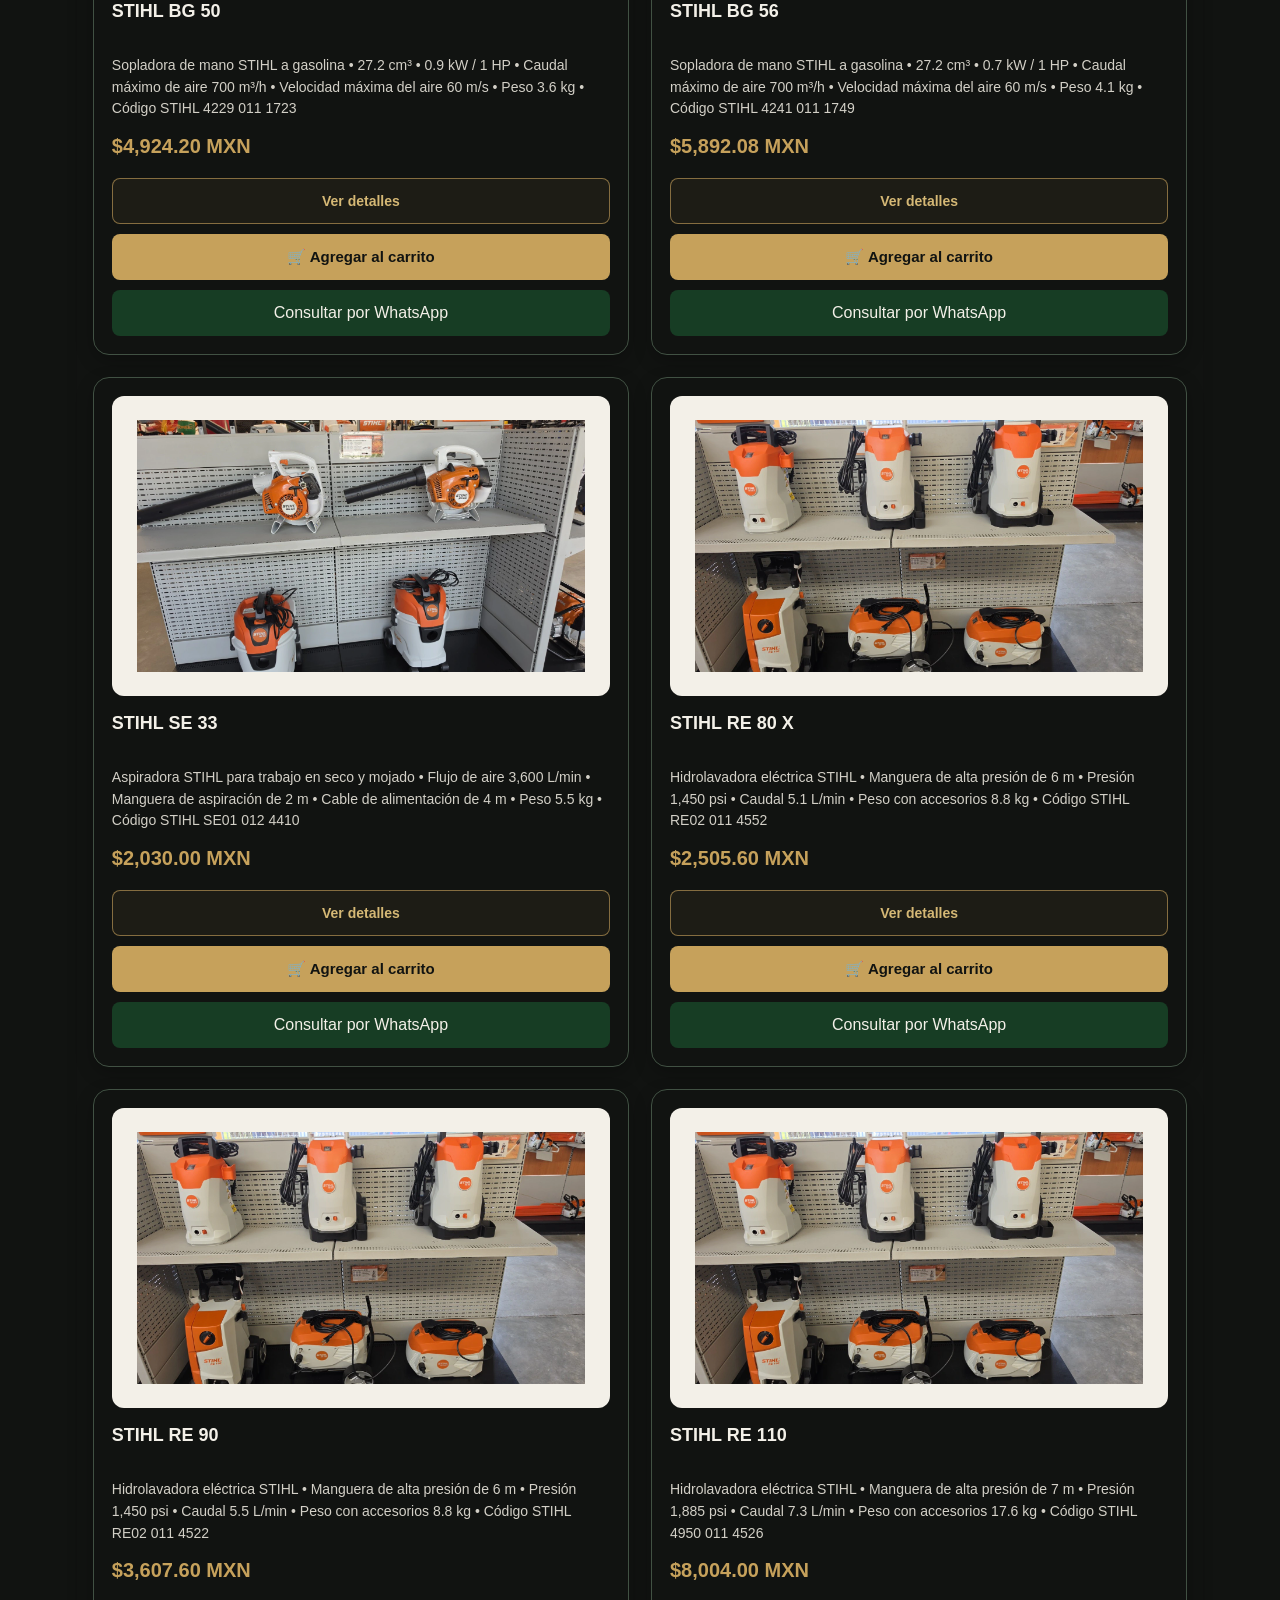
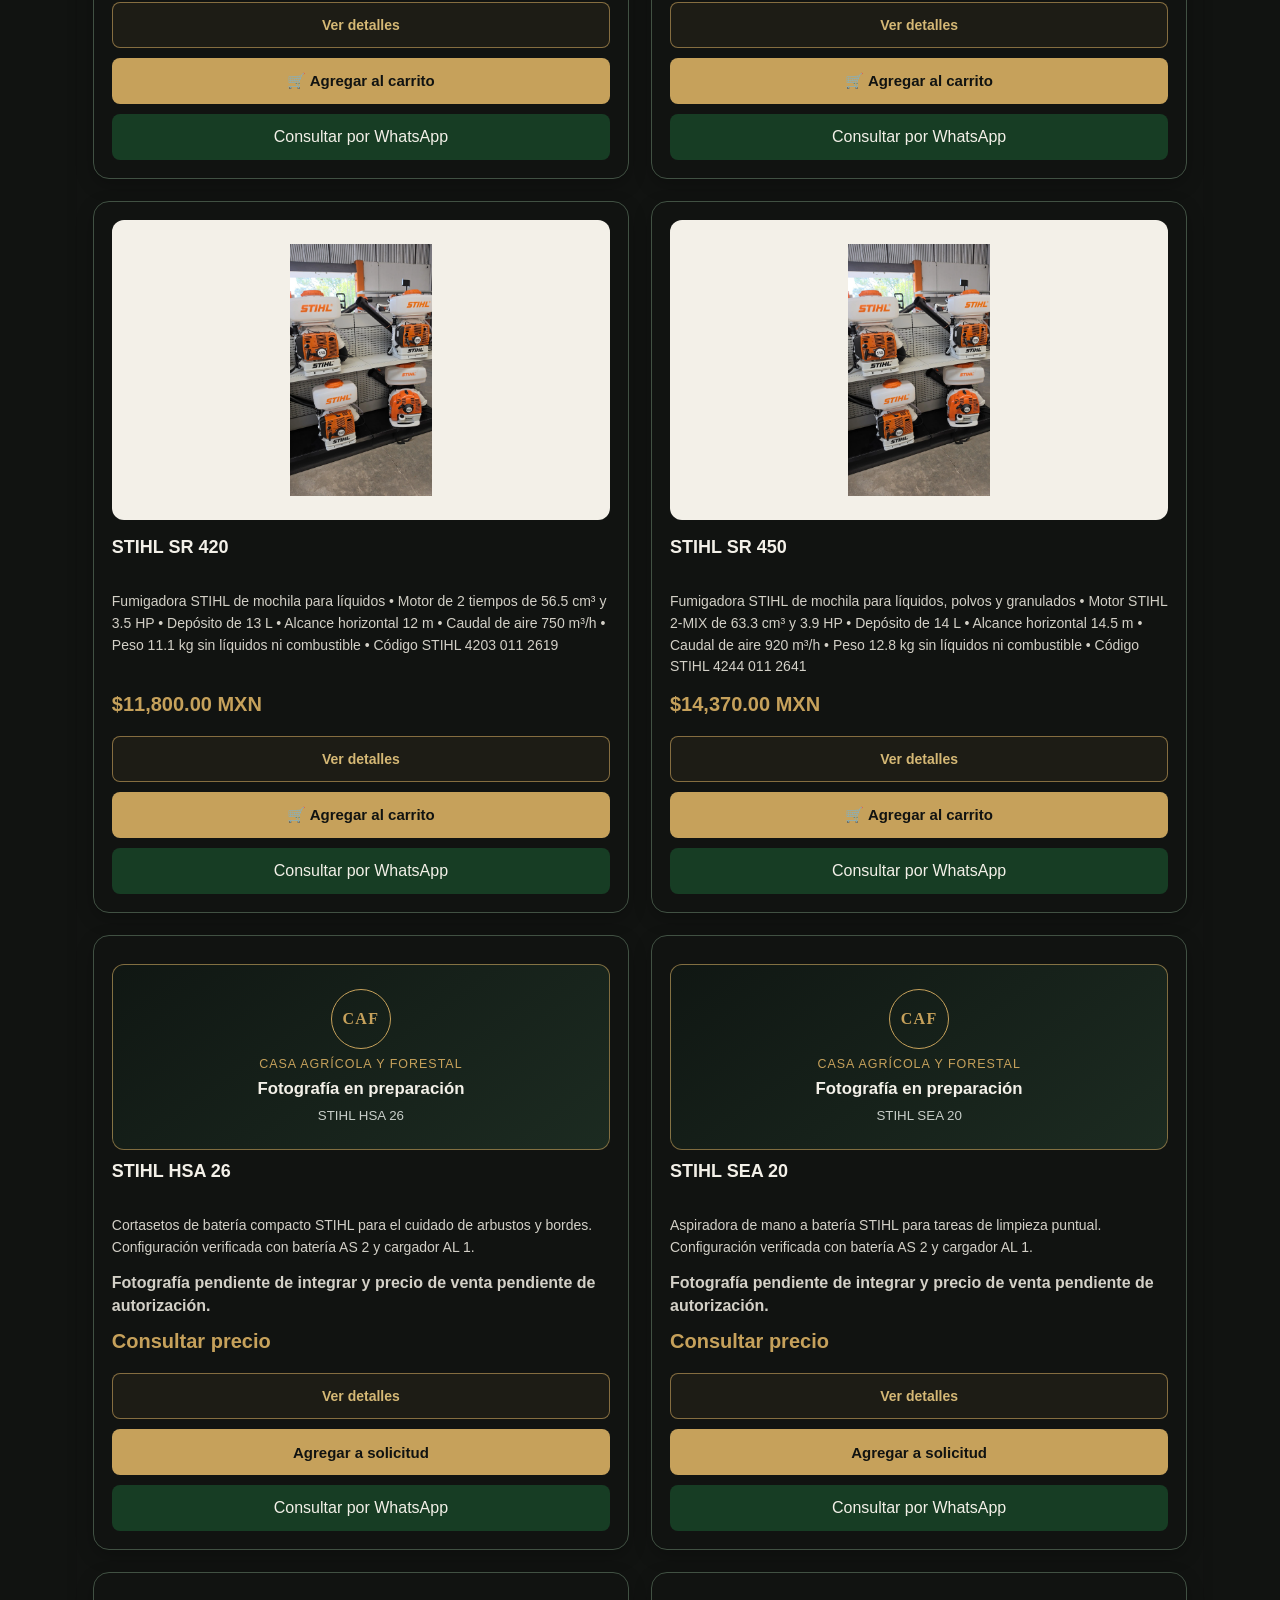
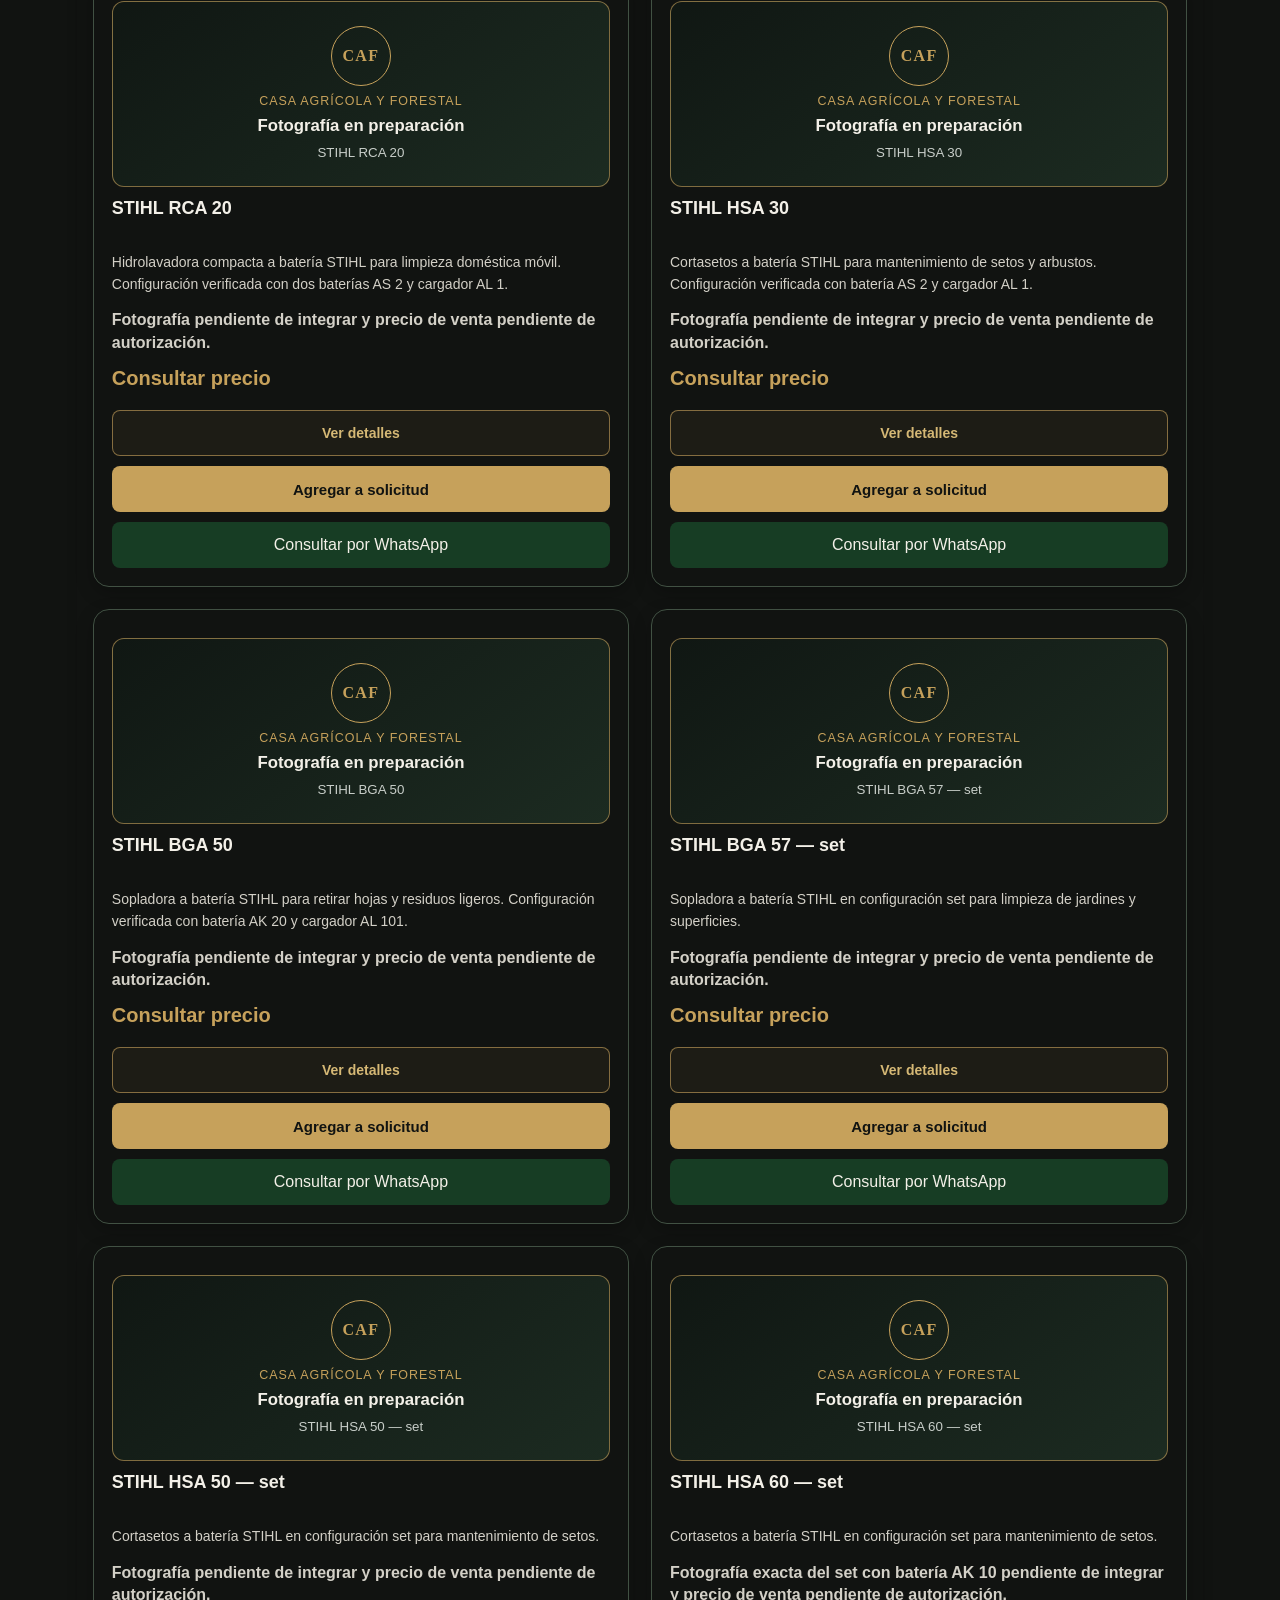
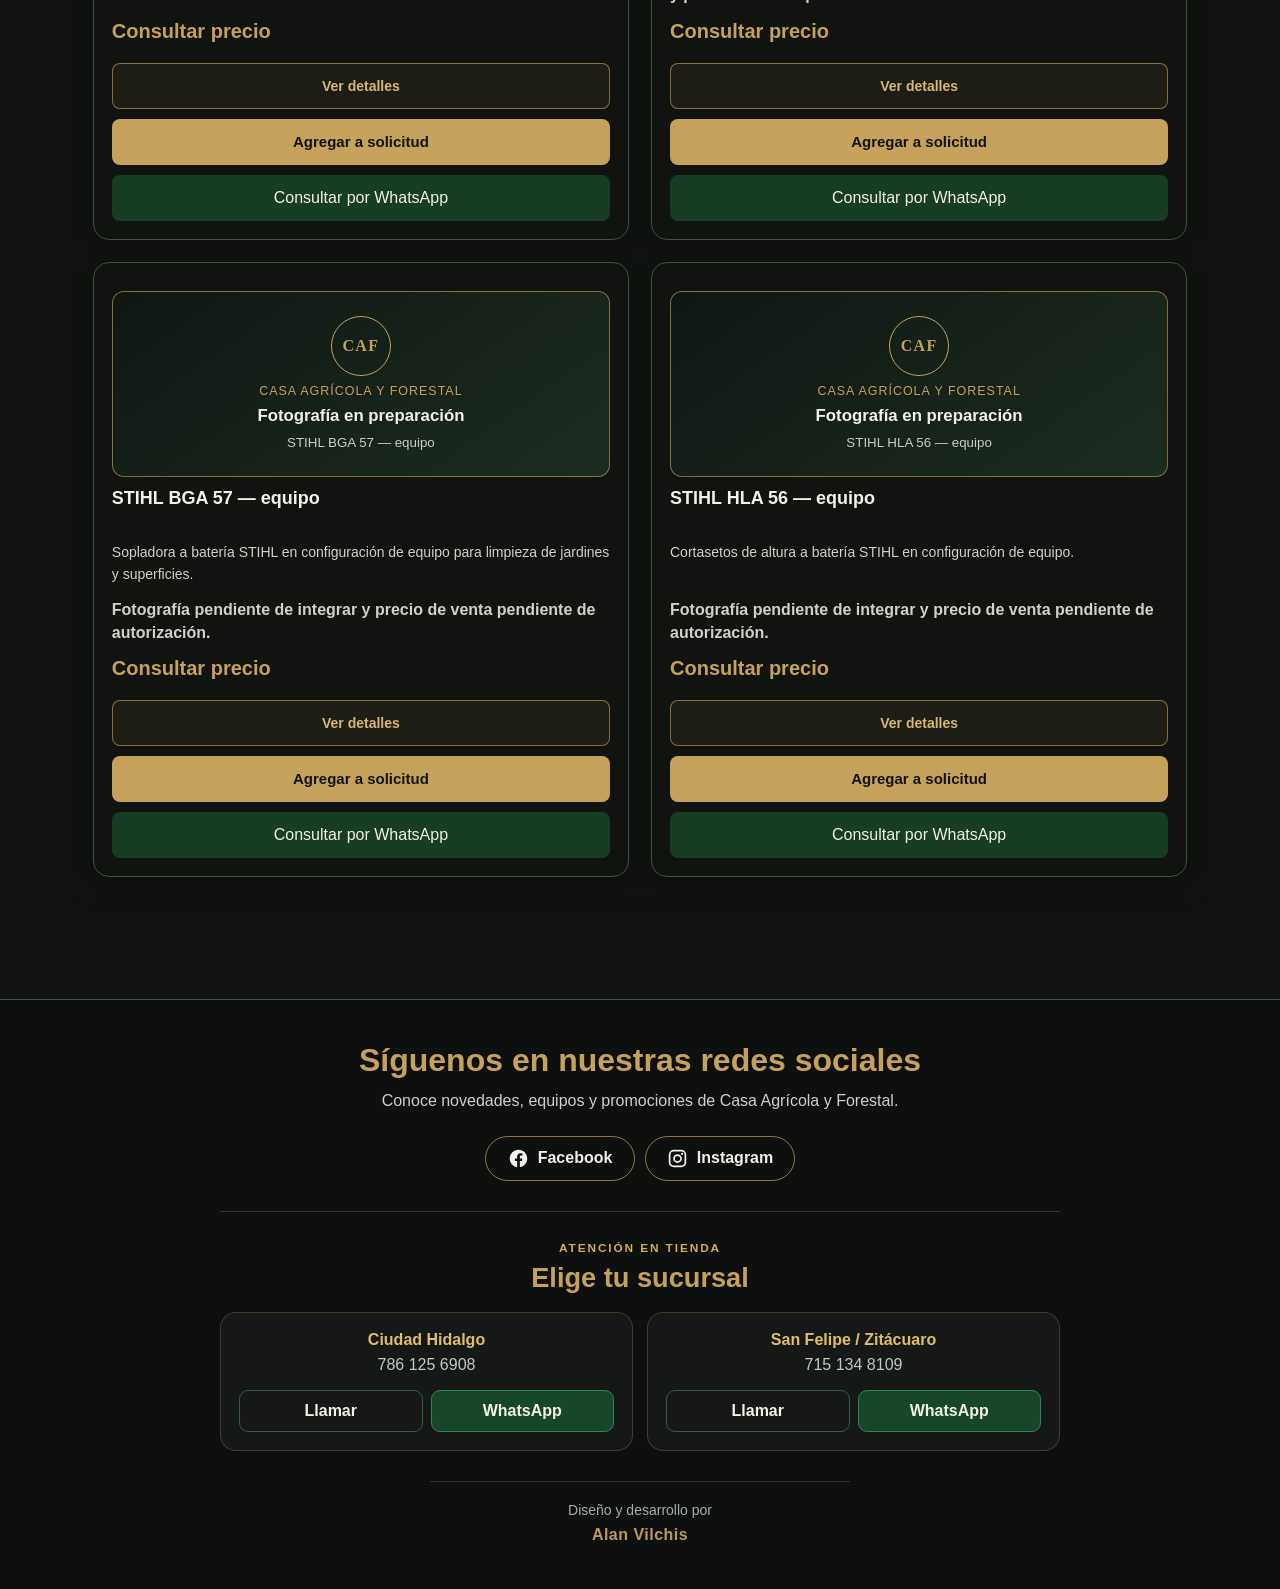
<file: categorias/limpieza.html>
<!DOCTYPE html>
<html lang="es">
<head>
    <meta charset="UTF-8">
    <meta name="viewport" content="width=device-width, initial-scale=1.0">
    <meta property="og:type" content="website">
    <meta property="og:locale" content="es_MX">
    <base href="../">
    <meta name="description" content="Consulta equipos de limpieza, soplado, jardinería y cuidado de áreas verdes.">
    <link rel="canonical" href="https://alanvil.github.io/casa-agricola-forestal/categorias/limpieza.html">
    <meta property="og:title" content="Limpieza y jardín | Casa Agrícola y Forestal">
    <meta property="og:description" content="Equipos de limpieza, soplado, jardinería y cuidado de áreas verdes.">
    <meta property="og:url" content="https://alanvil.github.io/casa-agricola-forestal/categorias/limpieza.html">
    <meta property="og:image" content="https://alanvil.github.io/casa-agricola-forestal/Logo.png">
    <meta name="twitter:card" content="summary">
    <title>Limpieza y jardín | Casa Agrícola y Forestal</title>
    <link rel="stylesheet" href="assets/css/estilos.css">
</head>
<body data-categoria="limpieza">
<header>
    <div class="logo">
        <a href="index.html#inicio" aria-label="Ir al inicio">
            <img src="Logo-transparente.png" alt="Casa Agrícola y Forestal">
        </a>
    </div>
    <div class="header-actions">
        <nav aria-label="Navegación principal">
            <a href="index.html#inicio">Inicio</a>
            <a href="index.html#productos">Productos</a>
            <a href="index.html#sucursales">Sucursales</a>
            <a href="index.html#contacto">Contáctanos</a>
        </nav>
        <div class="header-social" aria-label="Redes sociales">
            <a class="social-link" href="https://www.facebook.com/casaagricolayforestal" target="_blank" rel="noopener noreferrer" aria-label="Visitar Casa Agrícola y Forestal en Facebook">
                <svg viewBox="0 0 24 24" aria-hidden="true"><path d="M22 12.06C22 6.5 17.52 2 12 2S2 6.5 2 12.06c0 5.02 3.66 9.19 8.44 9.94v-7.03H7.9v-2.91h2.54V9.85c0-2.52 1.49-3.91 3.77-3.91 1.09 0 2.23.2 2.23.2v2.47h-1.25c-1.24 0-1.63.77-1.63 1.56v1.89h2.77l-.44 2.91h-2.33V22C18.34 21.25 22 17.08 22 12.06Z"/></svg>
            </a>
            <a class="social-link" href="https://www.instagram.com/casaagricolayforestal/" target="_blank" rel="noopener noreferrer" aria-label="Visitar Casa Agrícola y Forestal en Instagram">
                <svg viewBox="0 0 24 24" aria-hidden="true"><path d="M7.8 2h8.4A5.8 5.8 0 0 1 22 7.8v8.4a5.8 5.8 0 0 1-5.8 5.8H7.8A5.8 5.8 0 0 1 2 16.2V7.8A5.8 5.8 0 0 1 7.8 2Zm-.2 2A3.6 3.6 0 0 0 4 7.6v8.8A3.6 3.6 0 0 0 7.6 20h8.8a3.6 3.6 0 0 0 3.6-3.6V7.6A3.6 3.6 0 0 0 16.4 4H7.6Zm9.65 1.5a1.25 1.25 0 1 1 0 2.5 1.25 1.25 0 0 1 0-2.5ZM12 7a5 5 0 1 1 0 10 5 5 0 0 1 0-10Zm0 2a3 3 0 1 0 0 6 3 3 0 0 0 0-6Z"/></svg>
            </a>
        </div>
    </div>
</header>

<main class="pagina-categoria">
    <section class="categoria-portada">
        <a class="volver-inicio" href="index.html#productos">← Volver a Inicio y Productos</a>
        <h1>🧹 Limpieza y jardín</h1>
        <p>Equipos para limpieza, mantenimiento de áreas verdes y jardín.</p>
    </section>

    <div class="buscador-productos">
        <span aria-hidden="true">🔎</span>
        <input type="search" id="buscarProducto" placeholder="Buscar en limpieza y jardín..." aria-label="Buscar productos en Limpieza y jardín">
    </div>
    <p id="sinResultados" style="display: none;">🔎 No encontramos productos con esa búsqueda.</p>

    <nav class="menu-categorias" aria-label="Categorías del catálogo">
            <a href="categorias/motosierras.html">🪚 Motosierras</a>
            <a href="categorias/desbrozadoras.html">🌿 Desbrozadoras</a>
            <a href="categorias/maquinaria.html">🚜 Maquinaria agrícola</a>
            <a href="categorias/herramientas.html">🪓 Herramientas</a>
            <a href="categorias/refacciones.html">🔧 Refacciones</a>
            <a href="categorias/limpieza.html" aria-current="page">🧹 Limpieza y jardín</a>
            <a href="categorias/motores-bombeo.html">⚙️ Motores y bombeo</a>
    </nav>

    <div id="comparador-categoria"></div>

    <section class="categoria categoria-contenido" id="limpieza" aria-labelledby="titulo-lista">
        <h2 id="titulo-lista">Limpieza y jardín</h2>
        <div class="lista-productos" data-categoria-productos="limpieza"></div>
    </section>
</main>

<footer id="contacto" class="site-footer">
    <h2>Síguenos en nuestras redes sociales</h2>
    <p>Conoce novedades, equipos y promociones de Casa Agrícola y Forestal.</p>
    <div class="footer-social" aria-label="Perfiles oficiales en redes sociales">
        <a class="social-link" href="https://www.facebook.com/casaagricolayforestal" target="_blank" rel="noopener noreferrer" aria-label="Visitar Casa Agrícola y Forestal en Facebook">
            <svg viewBox="0 0 24 24" aria-hidden="true"><path d="M22 12.06C22 6.5 17.52 2 12 2S2 6.5 2 12.06c0 5.02 3.66 9.19 8.44 9.94v-7.03H7.9v-2.91h2.54V9.85c0-2.52 1.49-3.91 3.77-3.91 1.09 0 2.23.2 2.23.2v2.47h-1.25c-1.24 0-1.63.77-1.63 1.56v1.89h2.77l-.44 2.91h-2.33V22C18.34 21.25 22 17.08 22 12.06Z"/></svg>
            <span>Facebook</span>
        </a>
        <a class="social-link" href="https://www.instagram.com/casaagricolayforestal/" target="_blank" rel="noopener noreferrer" aria-label="Visitar Casa Agrícola y Forestal en Instagram">
            <svg viewBox="0 0 24 24" aria-hidden="true"><path d="M7.8 2h8.4A5.8 5.8 0 0 1 22 7.8v8.4a5.8 5.8 0 0 1-5.8 5.8H7.8A5.8 5.8 0 0 1 2 16.2V7.8A5.8 5.8 0 0 1 7.8 2Zm-.2 2A3.6 3.6 0 0 0 4 7.6v8.8A3.6 3.6 0 0 0 7.6 20h8.8a3.6 3.6 0 0 0 3.6-3.6V7.6A3.6 3.6 0 0 0 16.4 4H7.6Zm9.65 1.5a1.25 1.25 0 1 1 0 2.5 1.25 1.25 0 0 1 0-2.5ZM12 7a5 5 0 1 1 0 10 5 5 0 0 1 0-10Zm0 2a3 3 0 1 0 0 6 3 3 0 0 0 0-6Z"/></svg>
            <span>Instagram</span>
        </a>
    </div>
    <div class="developer-credit" aria-label="Créditos del sitio">
        <span>Diseño y desarrollo por</span>
        <strong>Alan Vilchis</strong>
    </div>
</footer>

<div id="panel-buscador" class="panel-buscador">
    <input type="search" id="buscar-producto" placeholder="🔍 Buscar en esta categoría..." oninput="sincronizarBusquedaFlotante()" aria-label="Buscar en esta categoría">
</div>
<div class="controles-flotantes" aria-label="Accesos rápidos">
    <button class="buscar-flotante" type="button" onclick="abrirBuscador()" aria-label="Buscar productos">🔍</button>
    <a href="index.html#inicio" class="inicio-flotante">🏠 Inicio</a>
    <button class="carrito-flotante" type="button" onclick="abrirCarrito()">🛒 Carrito (<span id="contador-carrito">0</span>)</button>
</div>

<div id="ventana-carrito" class="ventana-carrito">
    <div class="carrito-contenido">
        <button class="cerrar-carrito" type="button" onclick="cerrarCarrito()" aria-label="Cerrar carrito">✕</button>
        <h2>🛒 Mi carrito</h2>
        <div id="productos-carrito"><p>Tu carrito está vacío.</p></div>
        <h3>Total: $<span id="total-carrito">0</span> MXN</h3>
        <button class="boton-pagar" type="button" onclick="abrirCheckout()">Enviar pedido por WhatsApp</button>
        <button class="boton-secundario-carrito" type="button" onclick="cerrarCarrito()">← Seguir comprando</button>
    </div>
</div>

<div id="checkout" class="ventana-checkout">
    <div class="checkout-contenido">
        <button class="cerrar-carrito" type="button" onclick="cerrarCheckout()" aria-label="Cerrar preparación del pedido">✕</button>
        <h2>Enviar pedido por WhatsApp</h2>
        <p class="checkout-texto">Selecciona la sucursal donde deseas recogerlo.</p>
        <fieldset class="selector-sucursal">
            <legend>Sucursal de recogida</legend>
            <label class="opcion-sucursal"><input type="radio" name="sucursal-recogida" value="san-felipe"><span><strong>Sucursal San Felipe / Zitácuaro</strong><small>Carretera Toluca–Morelia km 105 SN, CP 61529, Zitácuaro, Michoacán.</small></span></label>
            <label class="opcion-sucursal"><input type="radio" name="sucursal-recogida" value="ciudad-hidalgo"><span><strong>Sucursal Ciudad Hidalgo</strong><small>Av. Morelos Oriente N342, Col. El Paraíso, CP 61183, Ciudad Hidalgo, Michoacán.</small></span></label>
        </fieldset>
        <p id="error-sucursal" class="mensaje-error-sucursal" role="alert" hidden>Selecciona una sucursal para continuar.</p>
        <div class="recoger-tienda"><strong>🏪 Modalidad: Recoger en tienda</strong><p>La tienda confirmará por WhatsApp la disponibilidad y el precio final.</p></div>
        <div class="checkout-total">Total estimado: <strong>$<span id="checkout-total">0</span> MXN</strong></div>
        <button class="boton-whatsapp-pedido" type="button" onclick="enviarPedidoWhatsApp()">Enviar pedido por WhatsApp</button>
        <button class="boton-volver-carrito" type="button" onclick="volverAlCarrito()">← Volver al carrito</button>
        <p class="aviso-pedido">Abrir WhatsApp no confirma el pedido. No se realizará ningún pago en línea.</p>
        <div class="pago-en-linea-inactivo" hidden aria-hidden="true"><input type="text" id="cliente-nombre" disabled><input type="tel" id="cliente-telefono" disabled><input type="email" id="cliente-email" disabled><button type="button" onclick="continuarPago()" disabled>Pago con tarjeta no disponible</button></div>
    </div>
</div>

<script src="assets/js/productos.js"></script>
<script src="assets/js/promociones-config.js"></script>
<script src="assets/js/promociones.js"></script>
<script src="assets/js/contactos.js"></script>
<script src="assets/js/catalogo.js"></script>
<script src="assets/js/carrito.js"></script>
<script src="assets/js/pagina-categoria.js"></script>
</body>
</html>
</file>
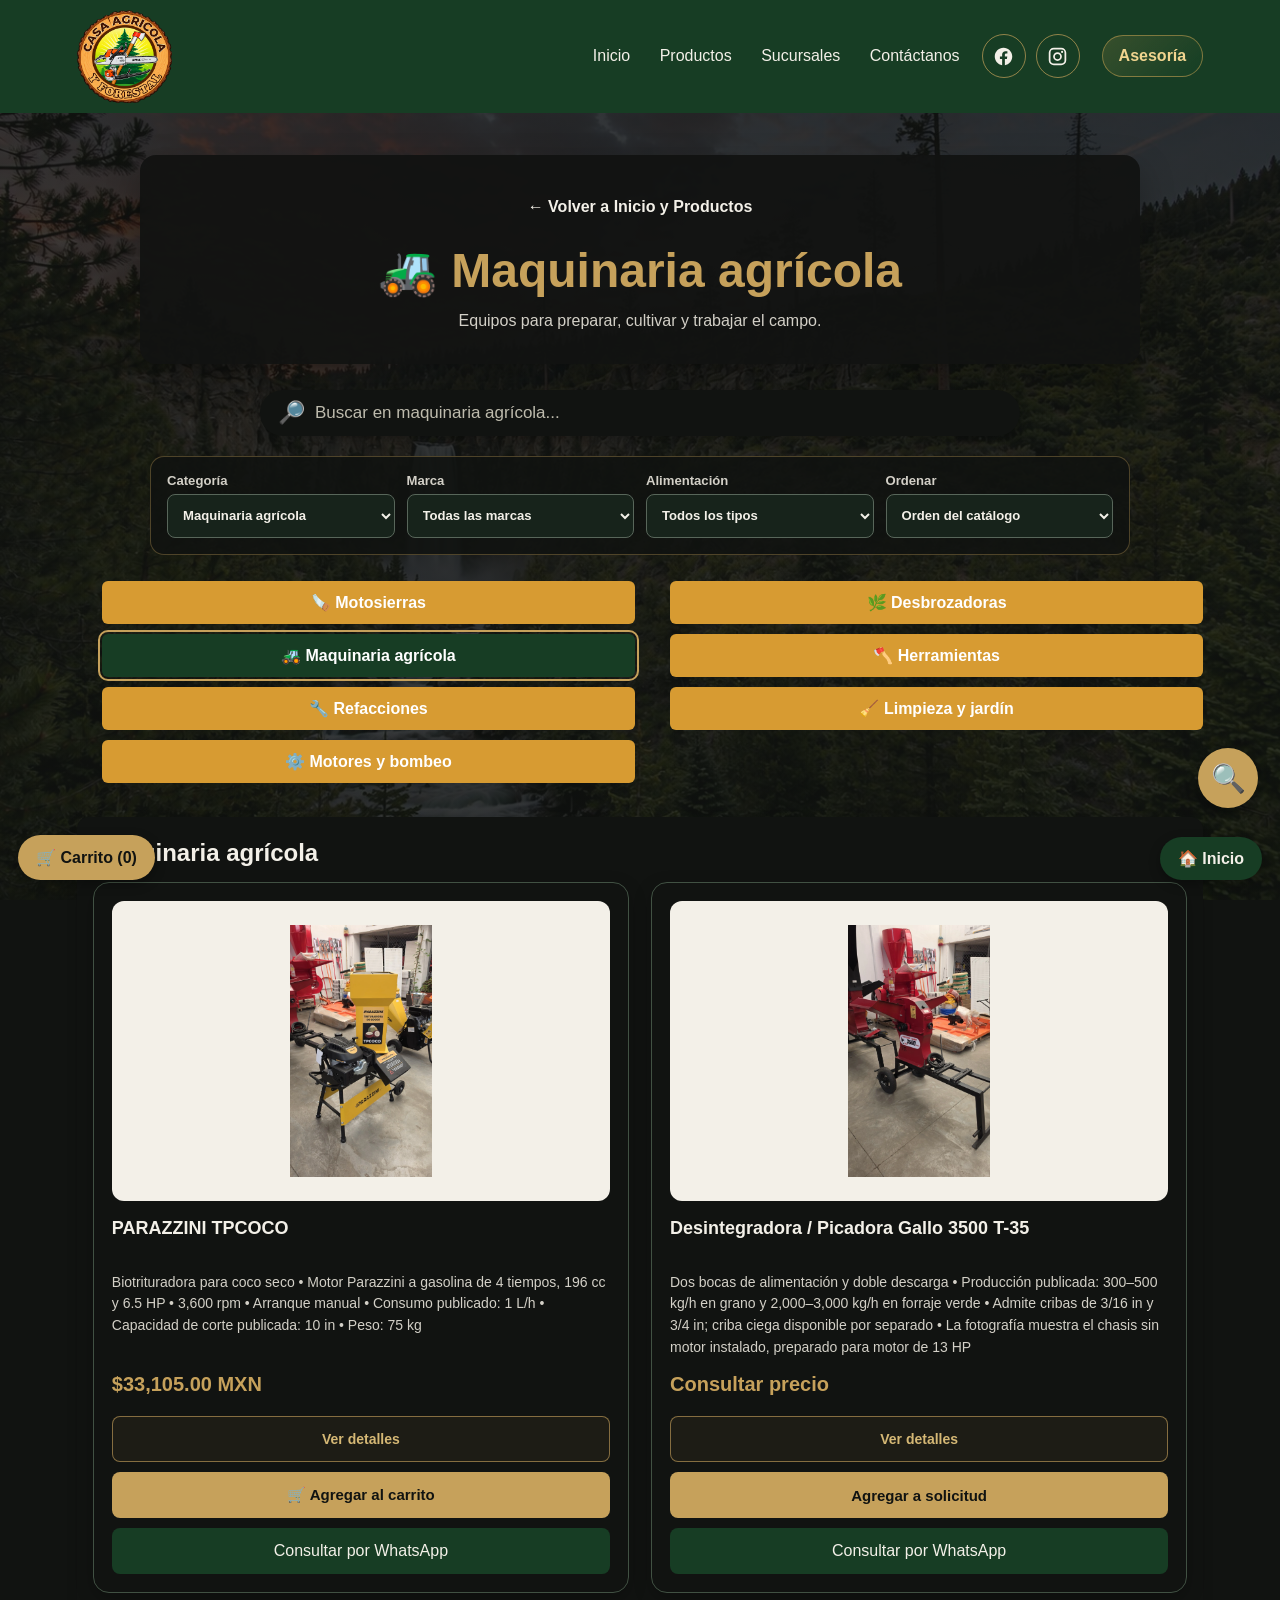
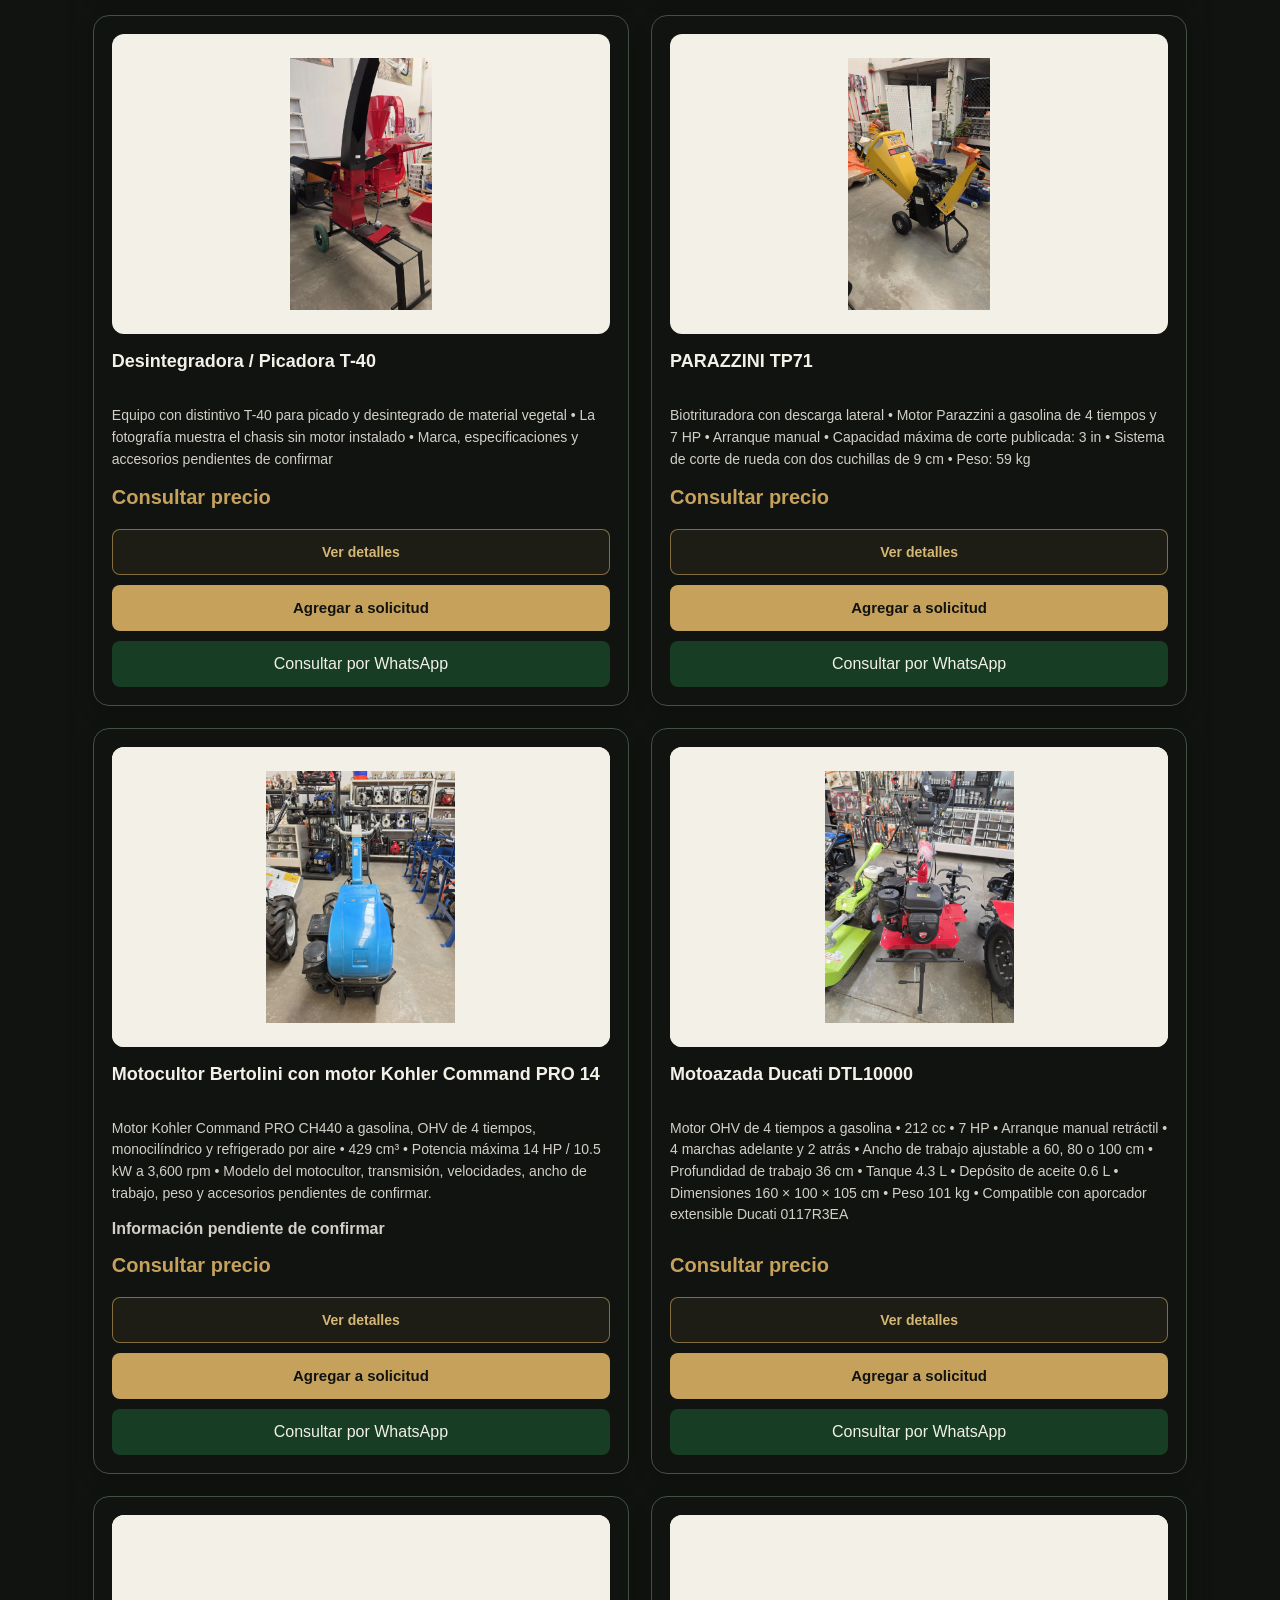
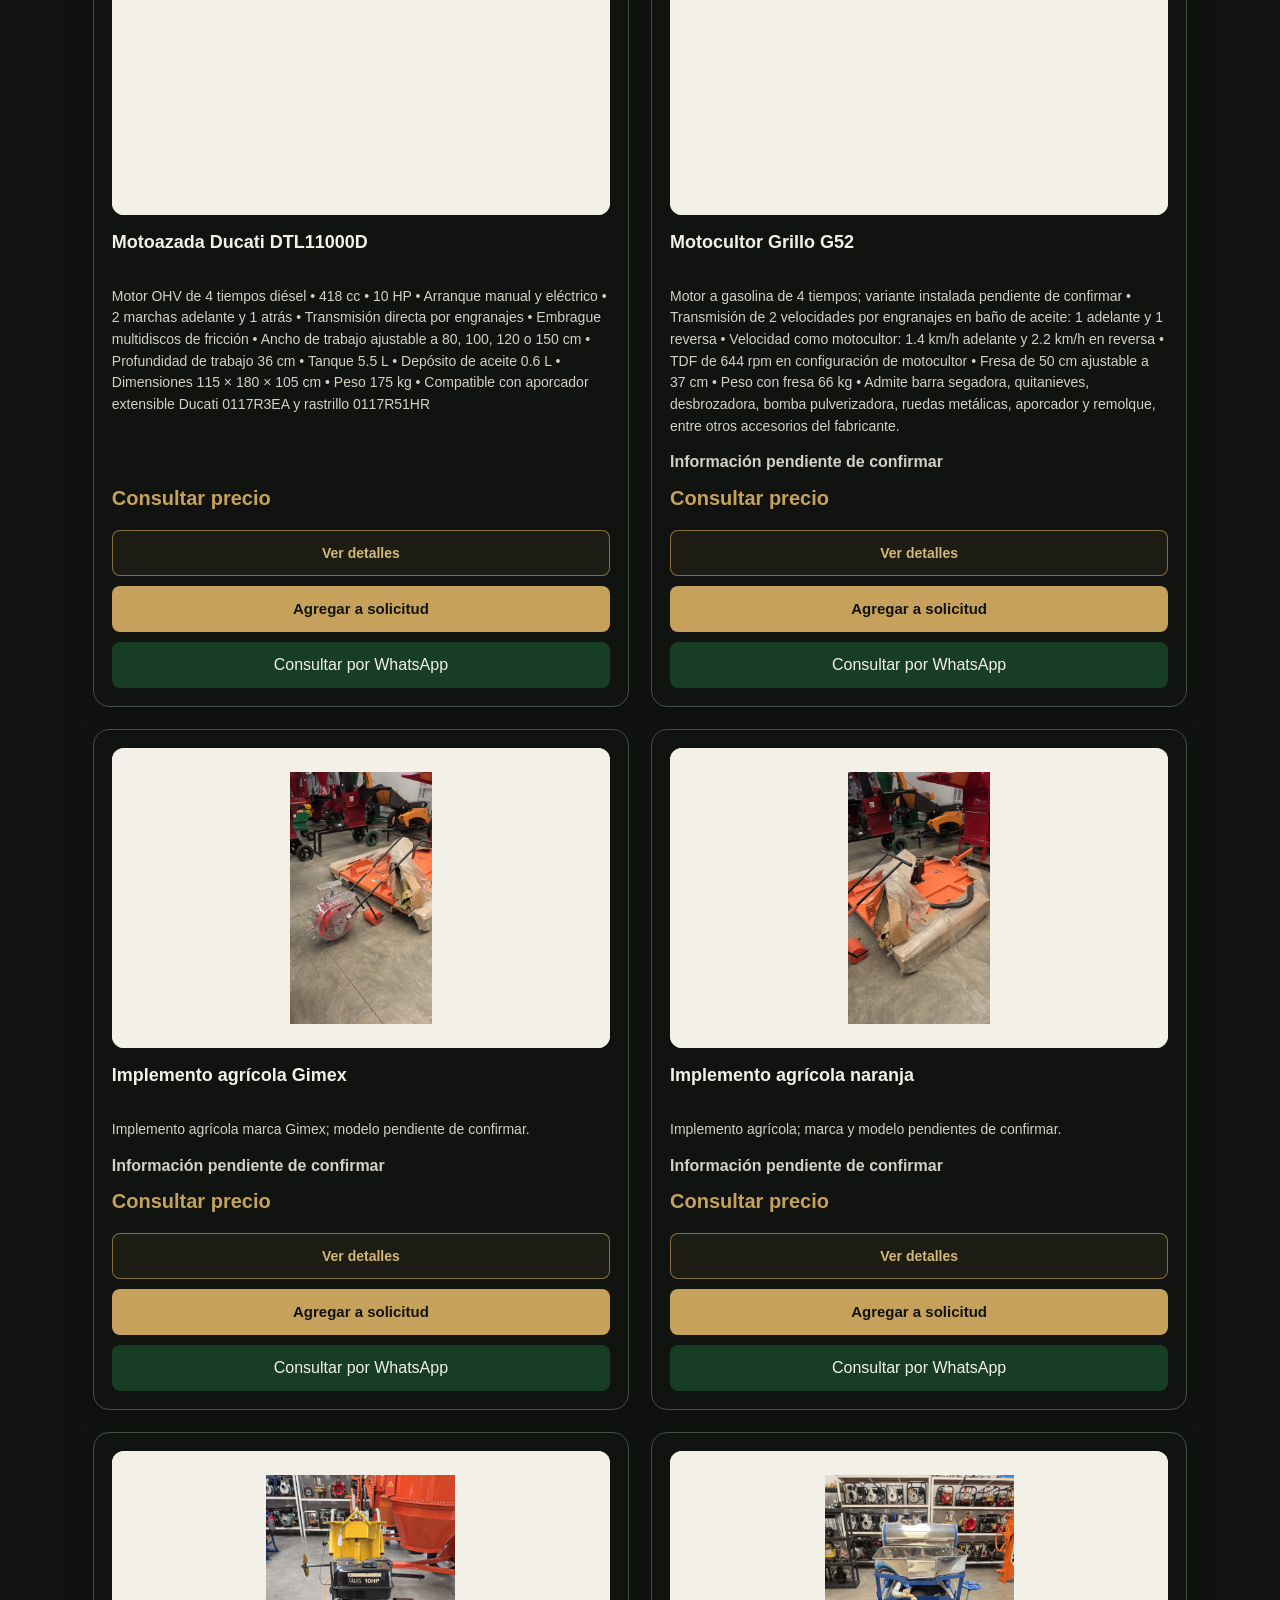
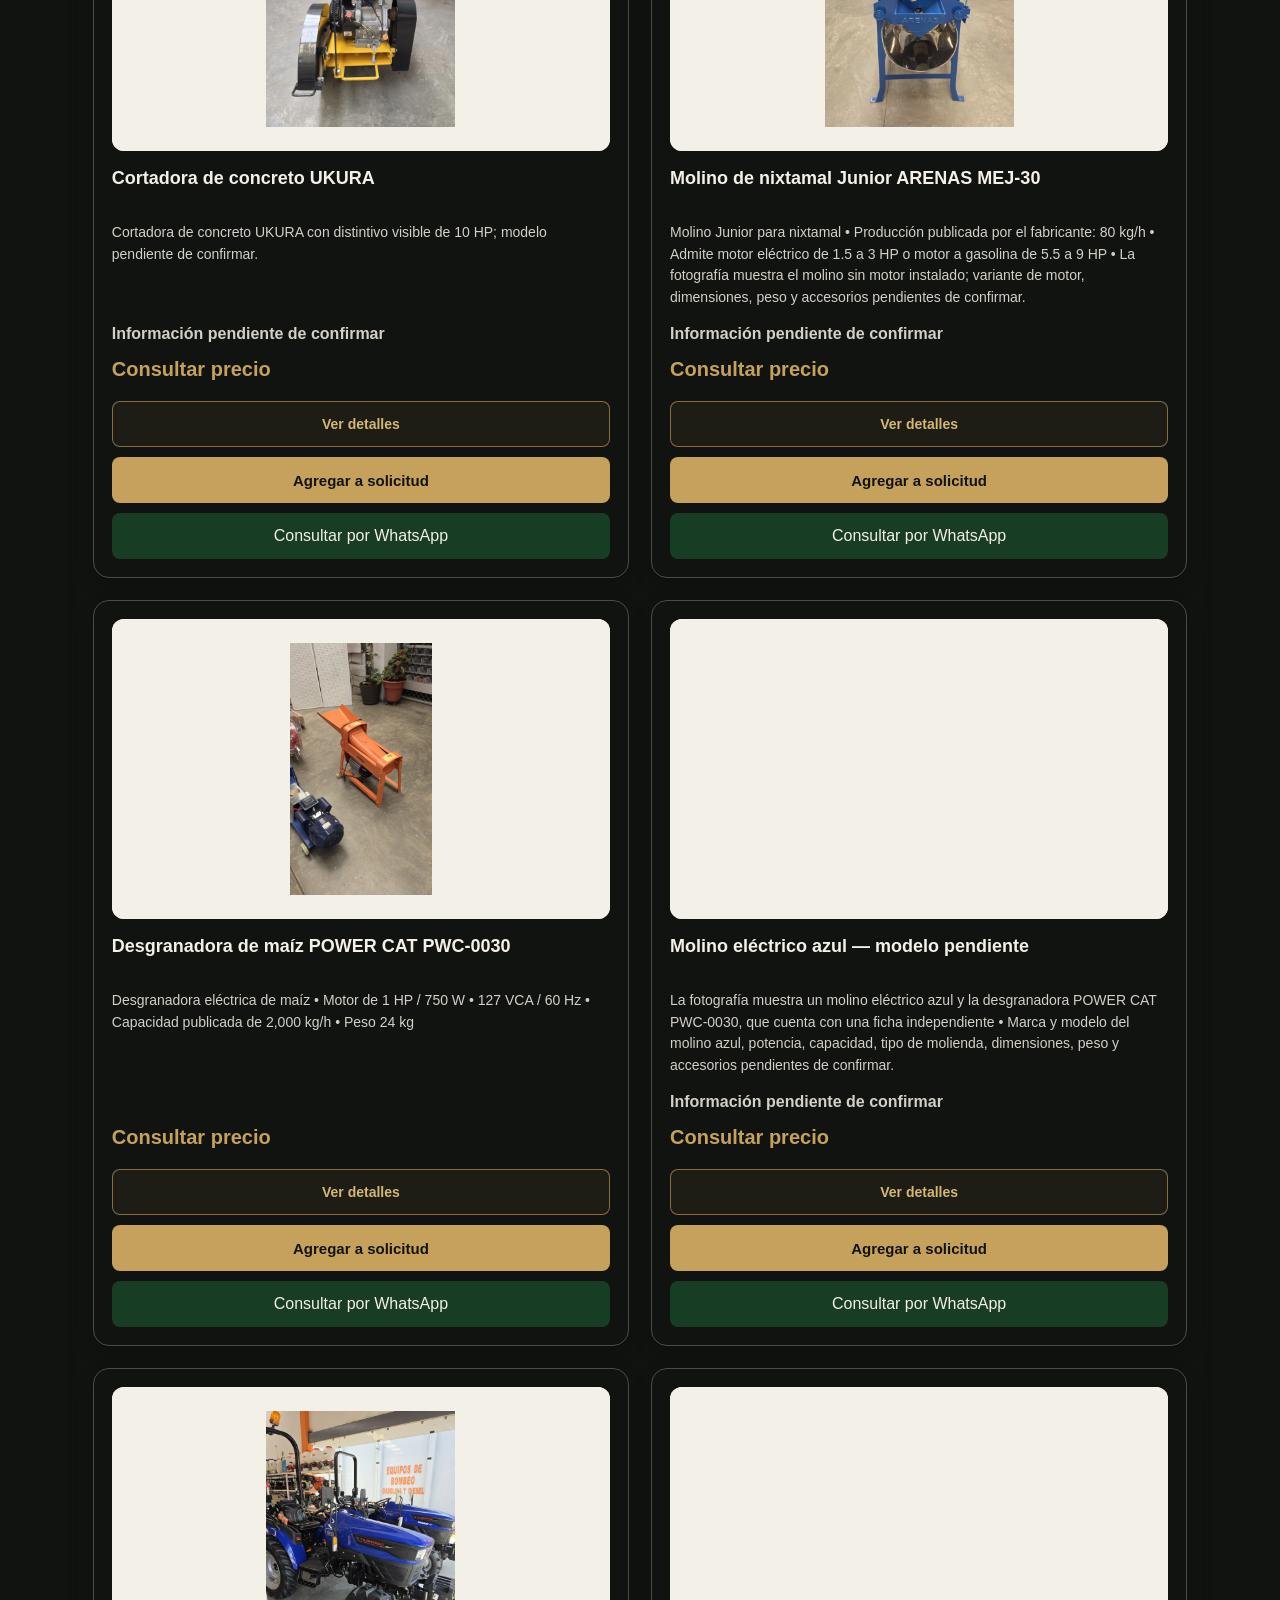
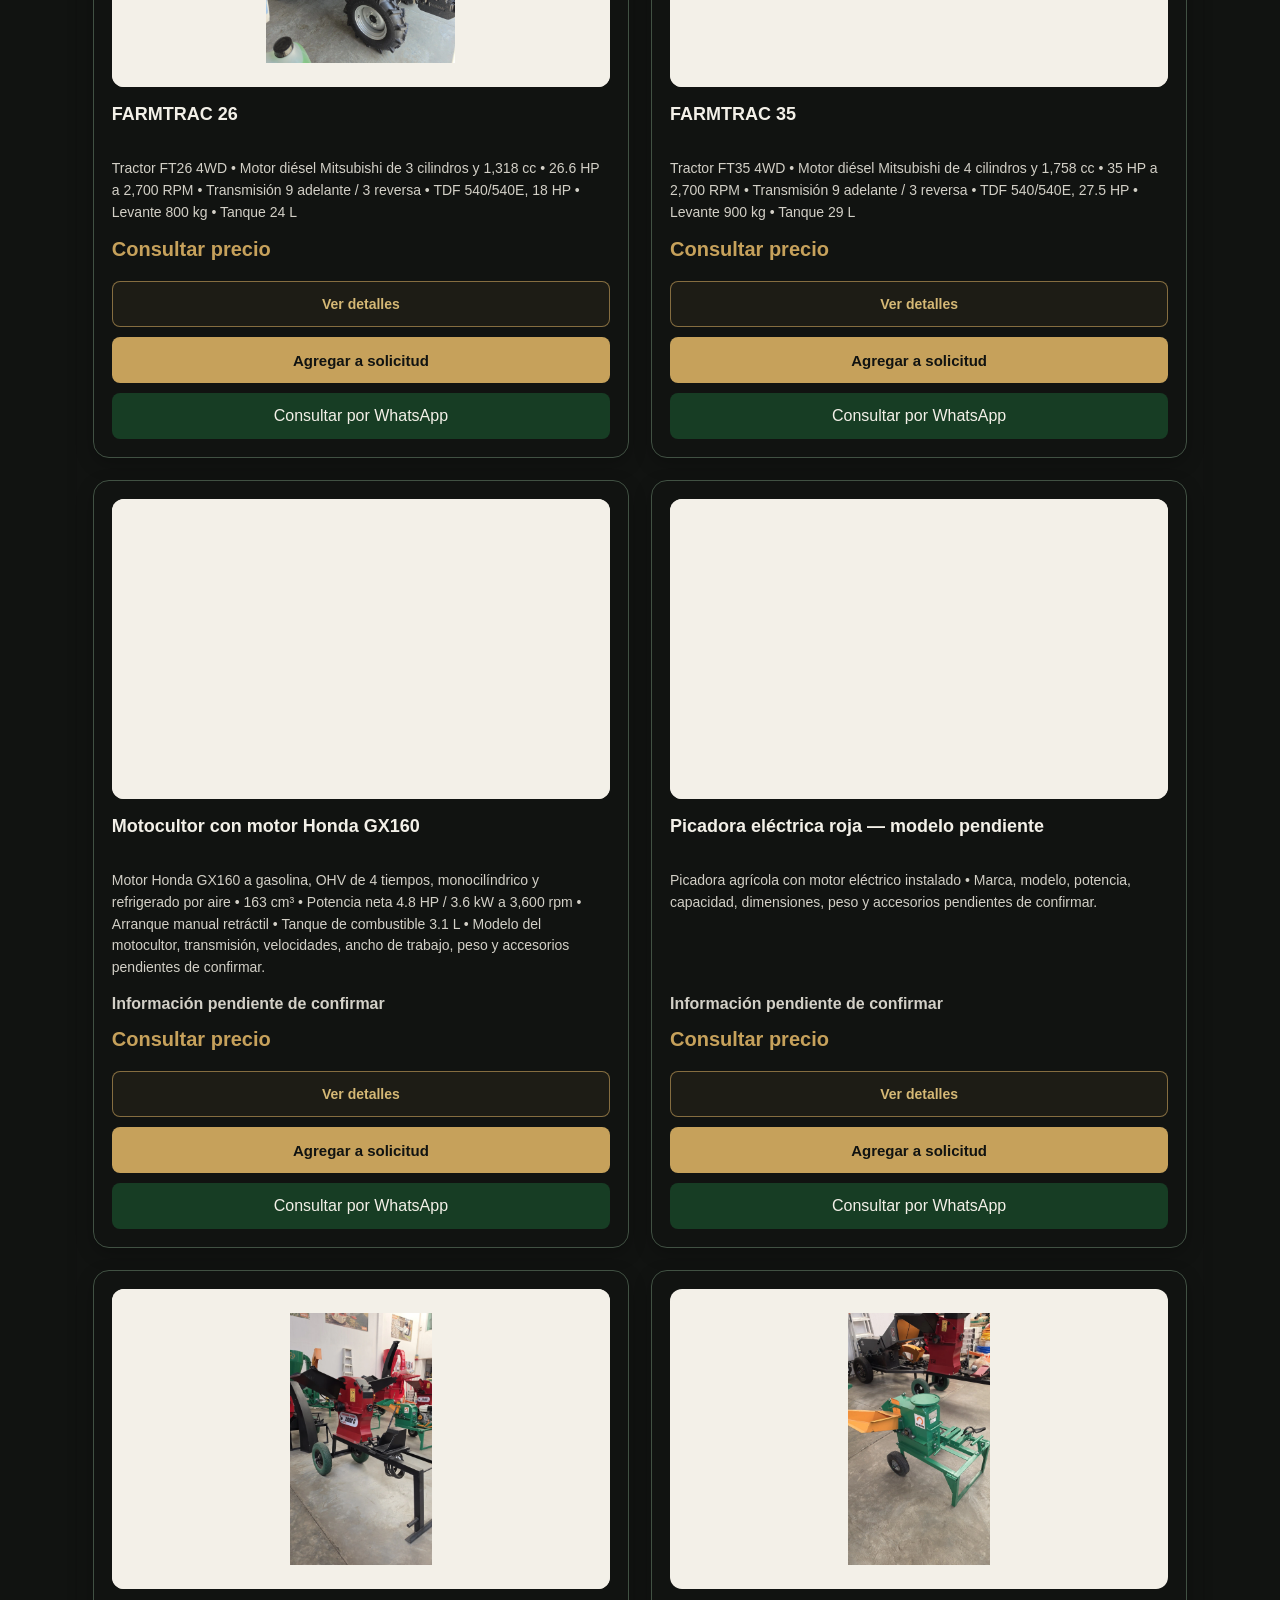
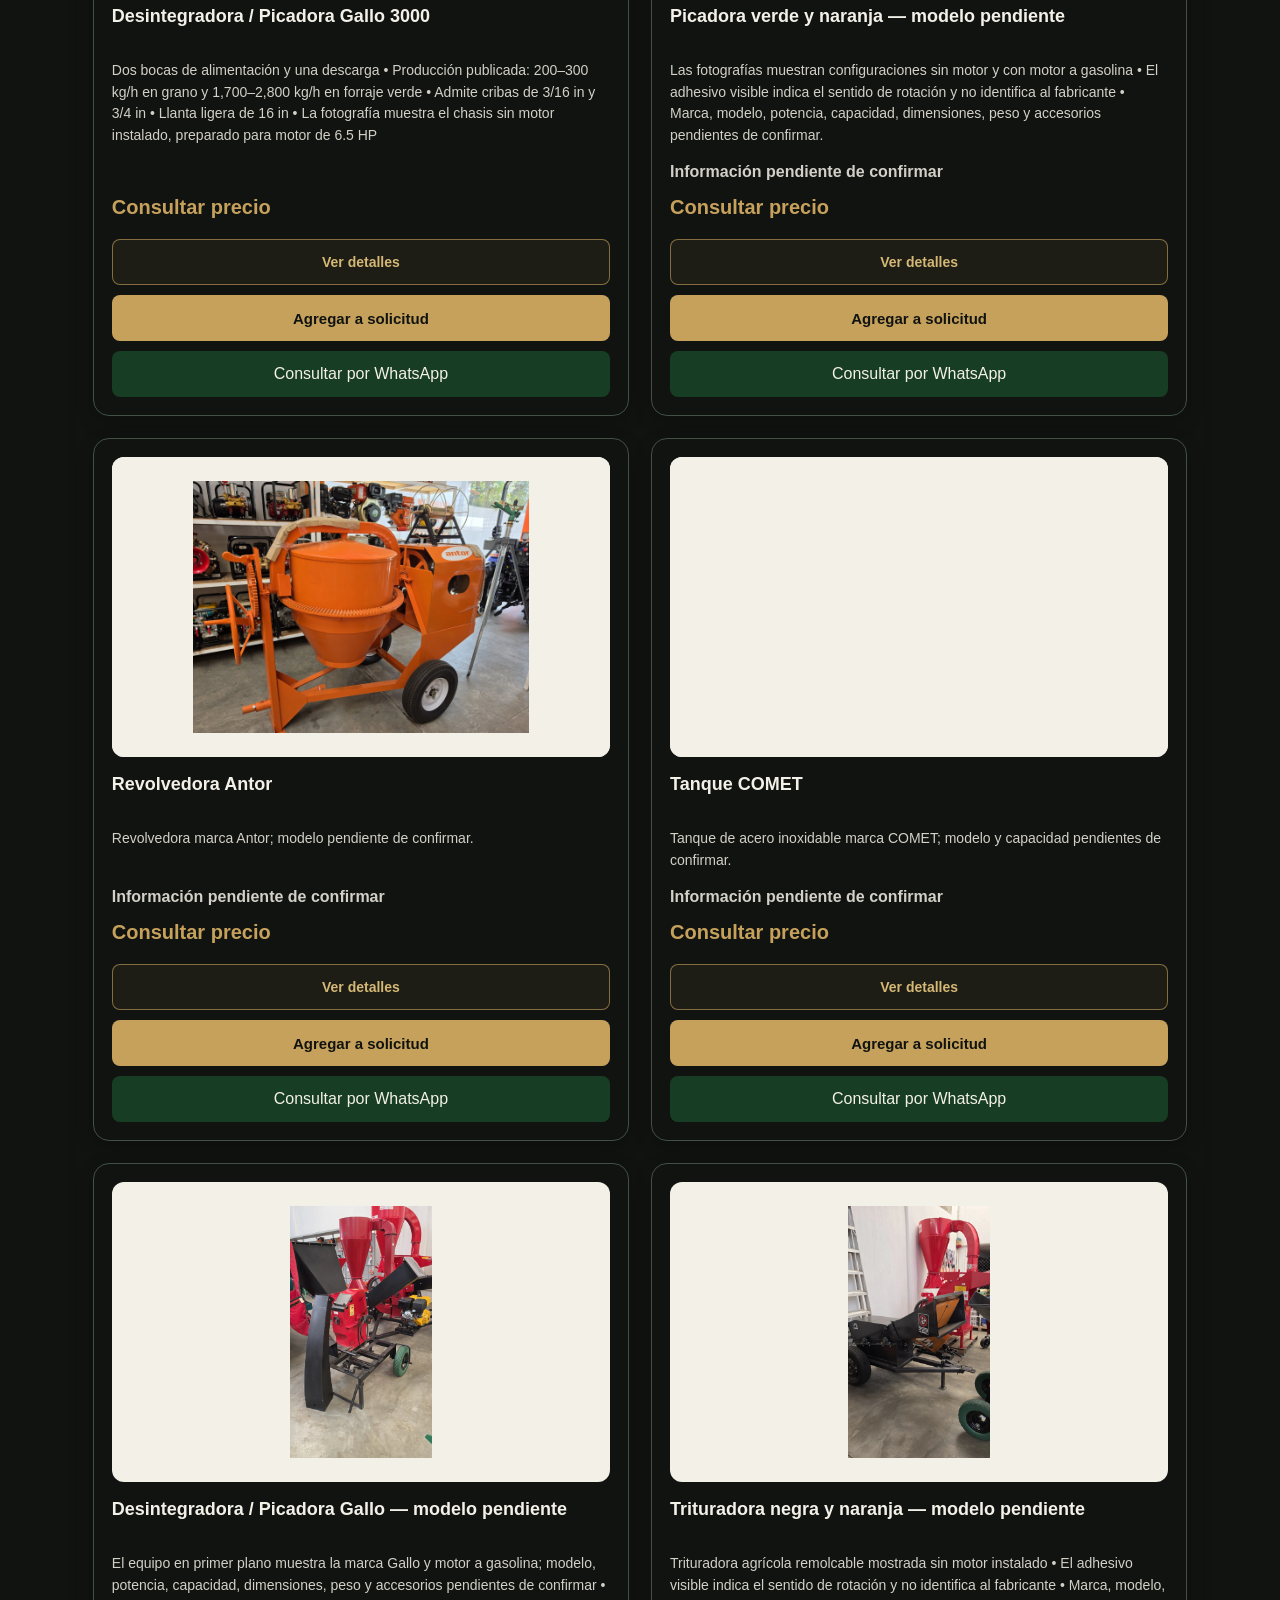
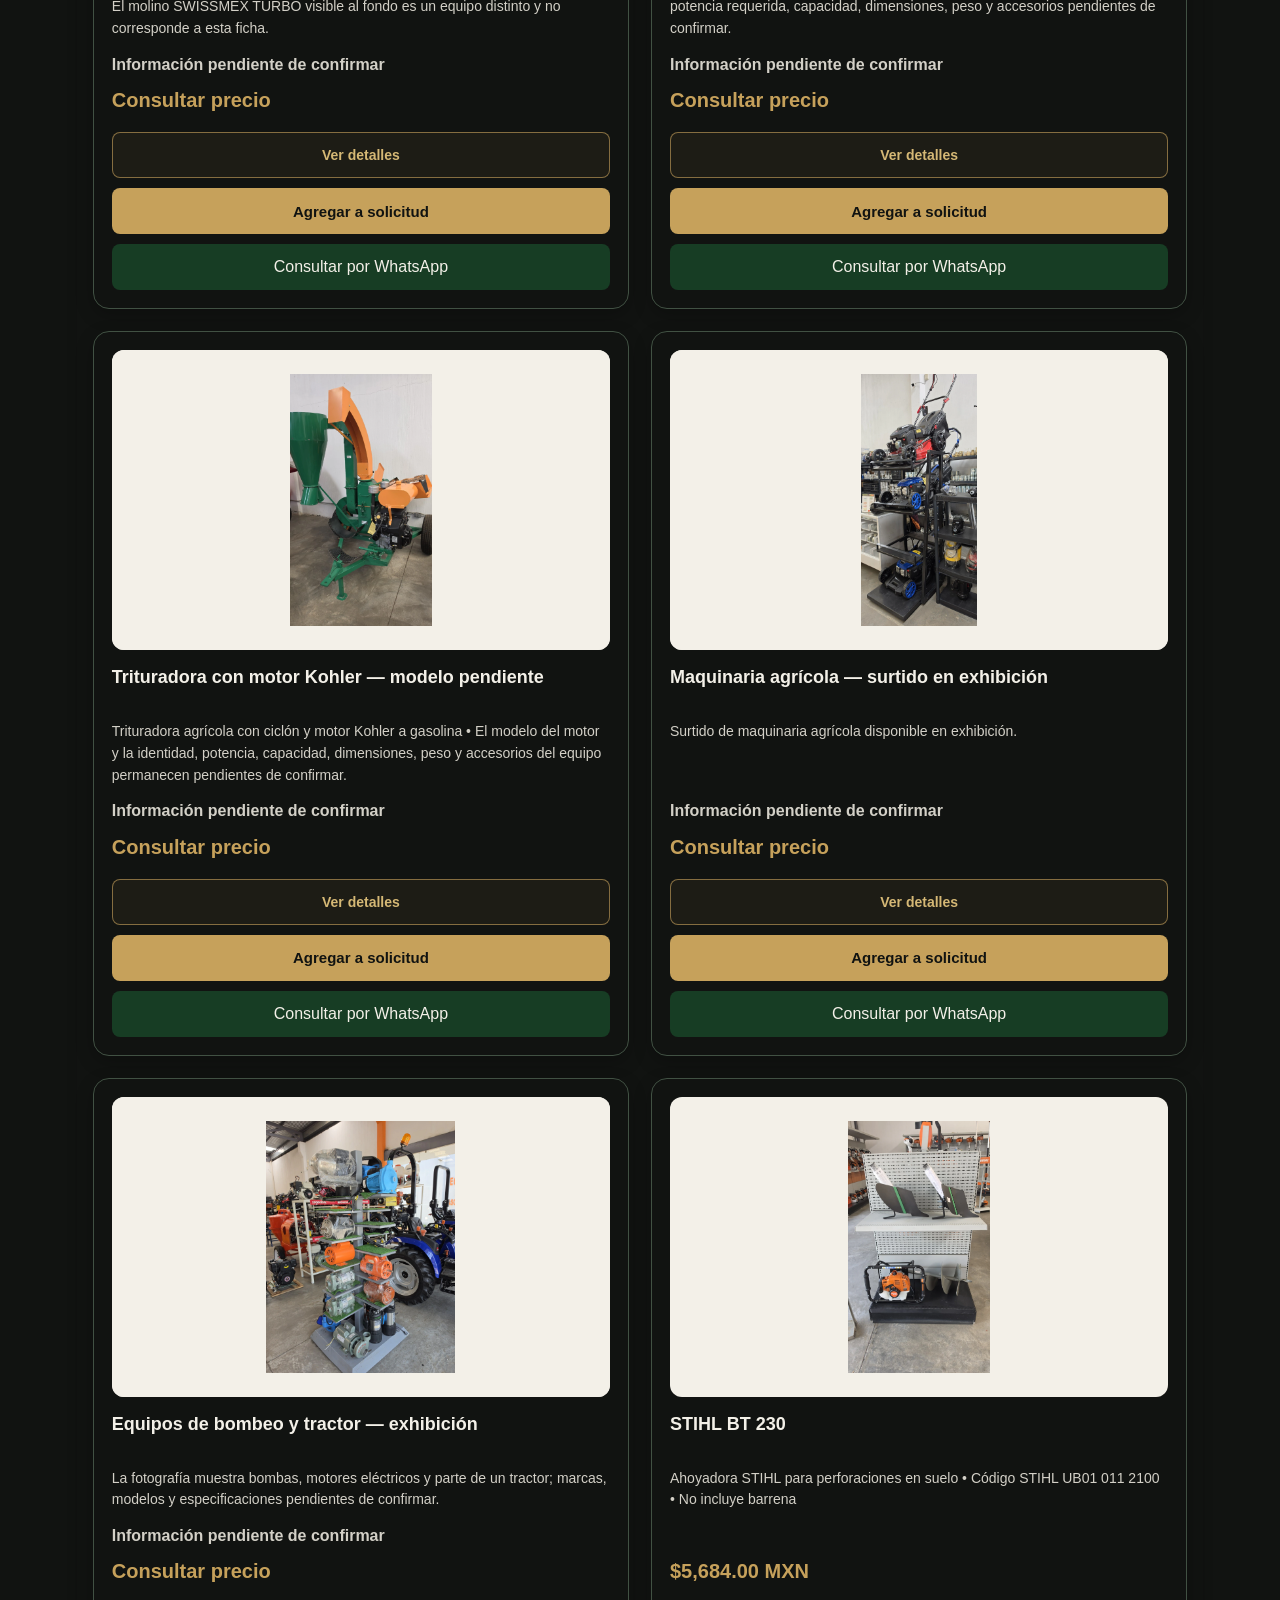
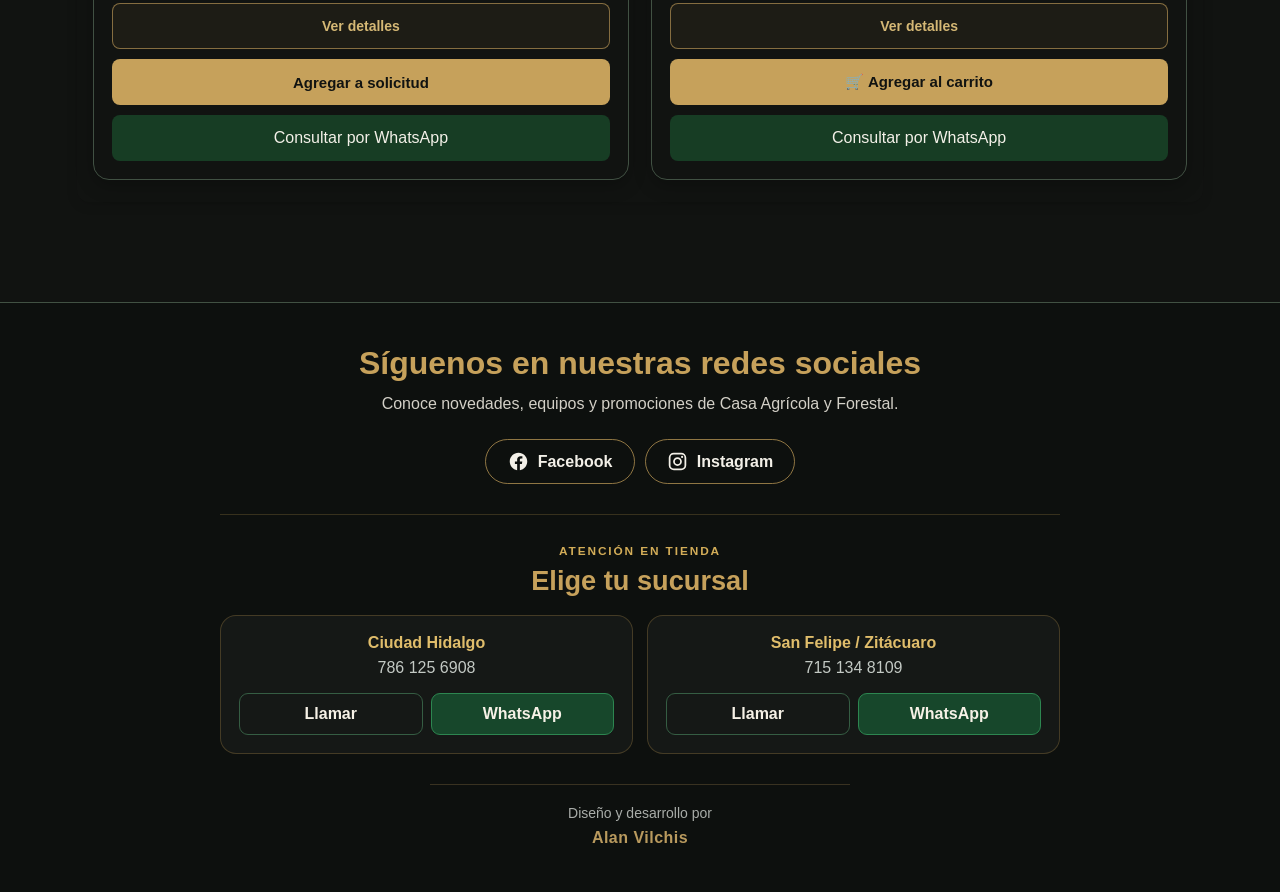
<file: categorias/maquinaria.html>
<!DOCTYPE html>
<html lang="es">
<head>
    <meta charset="UTF-8">
    <meta name="viewport" content="width=device-width, initial-scale=1.0">
    <meta property="og:type" content="website">
    <meta property="og:locale" content="es_MX">
    <base href="../">
    <meta name="description" content="Consulta maquinaria agrícola para preparación, molienda y procesamiento en Casa Agrícola y Forestal.">
    <link rel="canonical" href="https://alanvil.github.io/casa-agricola-forestal/categorias/maquinaria.html">
    <meta property="og:title" content="Maquinaria agrícola | Casa Agrícola y Forestal">
    <meta property="og:description" content="Maquinaria agrícola para preparación, molienda y procesamiento.">
    <meta property="og:url" content="https://alanvil.github.io/casa-agricola-forestal/categorias/maquinaria.html">
    <meta property="og:image" content="https://alanvil.github.io/casa-agricola-forestal/Logo.png">
    <meta name="twitter:card" content="summary">
    <title>Maquinaria agrícola | Casa Agrícola y Forestal</title>
    <link rel="stylesheet" href="assets/css/estilos.css">
</head>
<body data-categoria="maquinaria">
<header>
    <div class="logo">
        <a href="index.html#inicio" aria-label="Ir al inicio">
            <img src="Logo-transparente.png" alt="Casa Agrícola y Forestal">
        </a>
    </div>
    <div class="header-actions">
        <nav aria-label="Navegación principal">
            <a href="index.html#inicio">Inicio</a>
            <a href="index.html#productos">Productos</a>
            <a href="index.html#sucursales">Sucursales</a>
            <a href="index.html#contacto">Contáctanos</a>
        </nav>
        <div class="header-social" aria-label="Redes sociales">
            <a class="social-link" href="https://www.facebook.com/casaagricolayforestal" target="_blank" rel="noopener noreferrer" aria-label="Visitar Casa Agrícola y Forestal en Facebook">
                <svg viewBox="0 0 24 24" aria-hidden="true"><path d="M22 12.06C22 6.5 17.52 2 12 2S2 6.5 2 12.06c0 5.02 3.66 9.19 8.44 9.94v-7.03H7.9v-2.91h2.54V9.85c0-2.52 1.49-3.91 3.77-3.91 1.09 0 2.23.2 2.23.2v2.47h-1.25c-1.24 0-1.63.77-1.63 1.56v1.89h2.77l-.44 2.91h-2.33V22C18.34 21.25 22 17.08 22 12.06Z"/></svg>
            </a>
            <a class="social-link" href="https://www.instagram.com/casaagricolayforestal/" target="_blank" rel="noopener noreferrer" aria-label="Visitar Casa Agrícola y Forestal en Instagram">
                <svg viewBox="0 0 24 24" aria-hidden="true"><path d="M7.8 2h8.4A5.8 5.8 0 0 1 22 7.8v8.4a5.8 5.8 0 0 1-5.8 5.8H7.8A5.8 5.8 0 0 1 2 16.2V7.8A5.8 5.8 0 0 1 7.8 2Zm-.2 2A3.6 3.6 0 0 0 4 7.6v8.8A3.6 3.6 0 0 0 7.6 20h8.8a3.6 3.6 0 0 0 3.6-3.6V7.6A3.6 3.6 0 0 0 16.4 4H7.6Zm9.65 1.5a1.25 1.25 0 1 1 0 2.5 1.25 1.25 0 0 1 0-2.5ZM12 7a5 5 0 1 1 0 10 5 5 0 0 1 0-10Zm0 2a3 3 0 1 0 0 6 3 3 0 0 0 0-6Z"/></svg>
            </a>
        </div>
    </div>
</header>

<main class="pagina-categoria">
    <section class="categoria-portada">
        <a class="volver-inicio" href="index.html#productos">← Volver a Inicio y Productos</a>
        <h1>🚜 Maquinaria agrícola</h1>
        <p>Equipos para preparar, cultivar y trabajar el campo.</p>
    </section>

    <div class="buscador-productos">
        <span aria-hidden="true">🔎</span>
        <input type="search" id="buscarProducto" placeholder="Buscar en maquinaria agrícola..." aria-label="Buscar productos en Maquinaria agrícola">
    </div>
    <p id="sinResultados" style="display: none;">🔎 No encontramos productos con esa búsqueda.</p>

    <nav class="menu-categorias" aria-label="Categorías del catálogo">
            <a href="categorias/motosierras.html">🪚 Motosierras</a>
            <a href="categorias/desbrozadoras.html">🌿 Desbrozadoras</a>
            <a href="categorias/maquinaria.html" aria-current="page">🚜 Maquinaria agrícola</a>
            <a href="categorias/herramientas.html">🪓 Herramientas</a>
            <a href="categorias/refacciones.html">🔧 Refacciones</a>
            <a href="categorias/limpieza.html">🧹 Limpieza y jardín</a>
            <a href="categorias/motores-bombeo.html">⚙️ Motores y bombeo</a>
    </nav>

    <div id="comparador-categoria"></div>

    <section class="categoria categoria-contenido" id="maquinaria" aria-labelledby="titulo-lista">
        <h2 id="titulo-lista">Maquinaria agrícola</h2>
        <div class="lista-productos" data-categoria-productos="maquinaria"></div>
    </section>
</main>

<footer id="contacto" class="site-footer">
    <h2>Síguenos en nuestras redes sociales</h2>
    <p>Conoce novedades, equipos y promociones de Casa Agrícola y Forestal.</p>
    <div class="footer-social" aria-label="Perfiles oficiales en redes sociales">
        <a class="social-link" href="https://www.facebook.com/casaagricolayforestal" target="_blank" rel="noopener noreferrer" aria-label="Visitar Casa Agrícola y Forestal en Facebook">
            <svg viewBox="0 0 24 24" aria-hidden="true"><path d="M22 12.06C22 6.5 17.52 2 12 2S2 6.5 2 12.06c0 5.02 3.66 9.19 8.44 9.94v-7.03H7.9v-2.91h2.54V9.85c0-2.52 1.49-3.91 3.77-3.91 1.09 0 2.23.2 2.23.2v2.47h-1.25c-1.24 0-1.63.77-1.63 1.56v1.89h2.77l-.44 2.91h-2.33V22C18.34 21.25 22 17.08 22 12.06Z"/></svg>
            <span>Facebook</span>
        </a>
        <a class="social-link" href="https://www.instagram.com/casaagricolayforestal/" target="_blank" rel="noopener noreferrer" aria-label="Visitar Casa Agrícola y Forestal en Instagram">
            <svg viewBox="0 0 24 24" aria-hidden="true"><path d="M7.8 2h8.4A5.8 5.8 0 0 1 22 7.8v8.4a5.8 5.8 0 0 1-5.8 5.8H7.8A5.8 5.8 0 0 1 2 16.2V7.8A5.8 5.8 0 0 1 7.8 2Zm-.2 2A3.6 3.6 0 0 0 4 7.6v8.8A3.6 3.6 0 0 0 7.6 20h8.8a3.6 3.6 0 0 0 3.6-3.6V7.6A3.6 3.6 0 0 0 16.4 4H7.6Zm9.65 1.5a1.25 1.25 0 1 1 0 2.5 1.25 1.25 0 0 1 0-2.5ZM12 7a5 5 0 1 1 0 10 5 5 0 0 1 0-10Zm0 2a3 3 0 1 0 0 6 3 3 0 0 0 0-6Z"/></svg>
            <span>Instagram</span>
        </a>
    </div>
    <div class="developer-credit" aria-label="Créditos del sitio">
        <span>Diseño y desarrollo por</span>
        <strong>Alan Vilchis</strong>
    </div>
</footer>

<div id="panel-buscador" class="panel-buscador">
    <input type="search" id="buscar-producto" placeholder="🔍 Buscar en esta categoría..." oninput="sincronizarBusquedaFlotante()" aria-label="Buscar en esta categoría">
</div>
<div class="controles-flotantes" aria-label="Accesos rápidos">
    <button class="buscar-flotante" type="button" onclick="abrirBuscador()" aria-label="Buscar productos">🔍</button>
    <a href="index.html#inicio" class="inicio-flotante">🏠 Inicio</a>
    <button class="carrito-flotante" type="button" onclick="abrirCarrito()">🛒 Carrito (<span id="contador-carrito">0</span>)</button>
</div>

<div id="ventana-carrito" class="ventana-carrito">
    <div class="carrito-contenido">
        <button class="cerrar-carrito" type="button" onclick="cerrarCarrito()" aria-label="Cerrar carrito">✕</button>
        <h2>🛒 Mi carrito</h2>
        <div id="productos-carrito"><p>Tu carrito está vacío.</p></div>
        <h3>Total: $<span id="total-carrito">0</span> MXN</h3>
        <button class="boton-pagar" type="button" onclick="abrirCheckout()">Enviar pedido por WhatsApp</button>
        <button class="boton-secundario-carrito" type="button" onclick="cerrarCarrito()">← Seguir comprando</button>
    </div>
</div>

<div id="checkout" class="ventana-checkout">
    <div class="checkout-contenido">
        <button class="cerrar-carrito" type="button" onclick="cerrarCheckout()" aria-label="Cerrar preparación del pedido">✕</button><h2>Enviar pedido por WhatsApp</h2><p class="checkout-texto">Selecciona la sucursal donde deseas recogerlo.</p><fieldset class="selector-sucursal"><legend>Sucursal de recogida</legend><label class="opcion-sucursal"><input type="radio" name="sucursal-recogida" value="san-felipe"><span><strong>Sucursal San Felipe / Zitácuaro</strong><small>Carretera Toluca–Morelia km 105 SN, CP 61529, Zitácuaro, Michoacán.</small></span></label><label class="opcion-sucursal"><input type="radio" name="sucursal-recogida" value="ciudad-hidalgo"><span><strong>Sucursal Ciudad Hidalgo</strong><small>Av. Morelos Oriente N342, Col. El Paraíso, CP 61183, Ciudad Hidalgo, Michoacán.</small></span></label></fieldset><p id="error-sucursal" class="mensaje-error-sucursal" role="alert" hidden>Selecciona una sucursal para continuar.</p><div class="recoger-tienda"><strong>🏪 Modalidad: Recoger en tienda</strong><p>La tienda confirmará por WhatsApp la disponibilidad y el precio final.</p></div><div class="checkout-total">Total estimado: <strong>$<span id="checkout-total">0</span> MXN</strong></div><button class="boton-whatsapp-pedido" type="button" onclick="enviarPedidoWhatsApp()">Enviar pedido por WhatsApp</button><button class="boton-volver-carrito" type="button" onclick="volverAlCarrito()">← Volver al carrito</button><p class="aviso-pedido">Abrir WhatsApp no confirma el pedido. No se realizará ningún pago en línea.</p><div class="pago-en-linea-inactivo" hidden aria-hidden="true"><input type="text" id="cliente-nombre" disabled><input type="tel" id="cliente-telefono" disabled><input type="email" id="cliente-email" disabled><button type="button" onclick="continuarPago()" disabled>Pago con tarjeta no disponible</button></div>
    </div>
</div>

<script src="assets/js/productos.js"></script>
<script src="assets/js/promociones-config.js"></script>
<script src="assets/js/promociones.js"></script>
<script src="assets/js/contactos.js"></script>
<script src="assets/js/catalogo.js"></script>
<script src="assets/js/carrito.js"></script>
<script src="assets/js/pagina-categoria.js"></script>
</body>
</html>
</file>
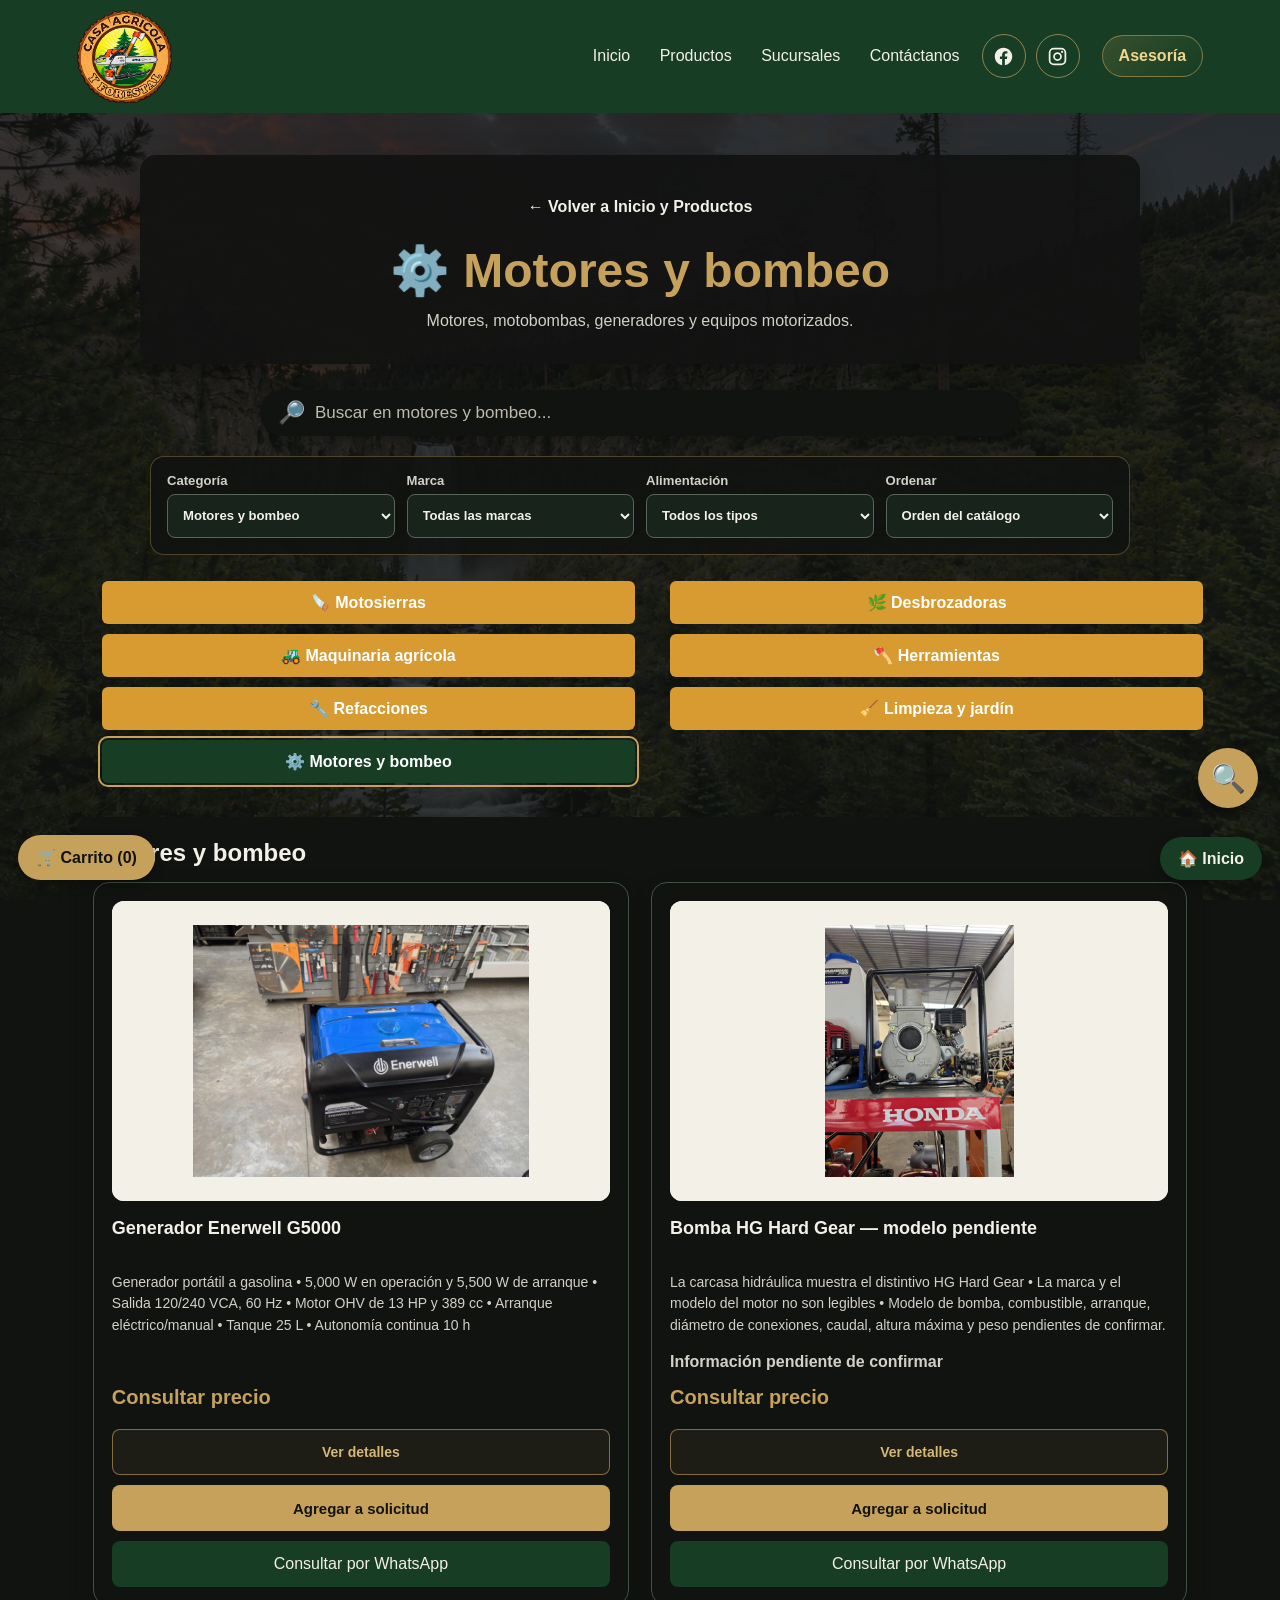
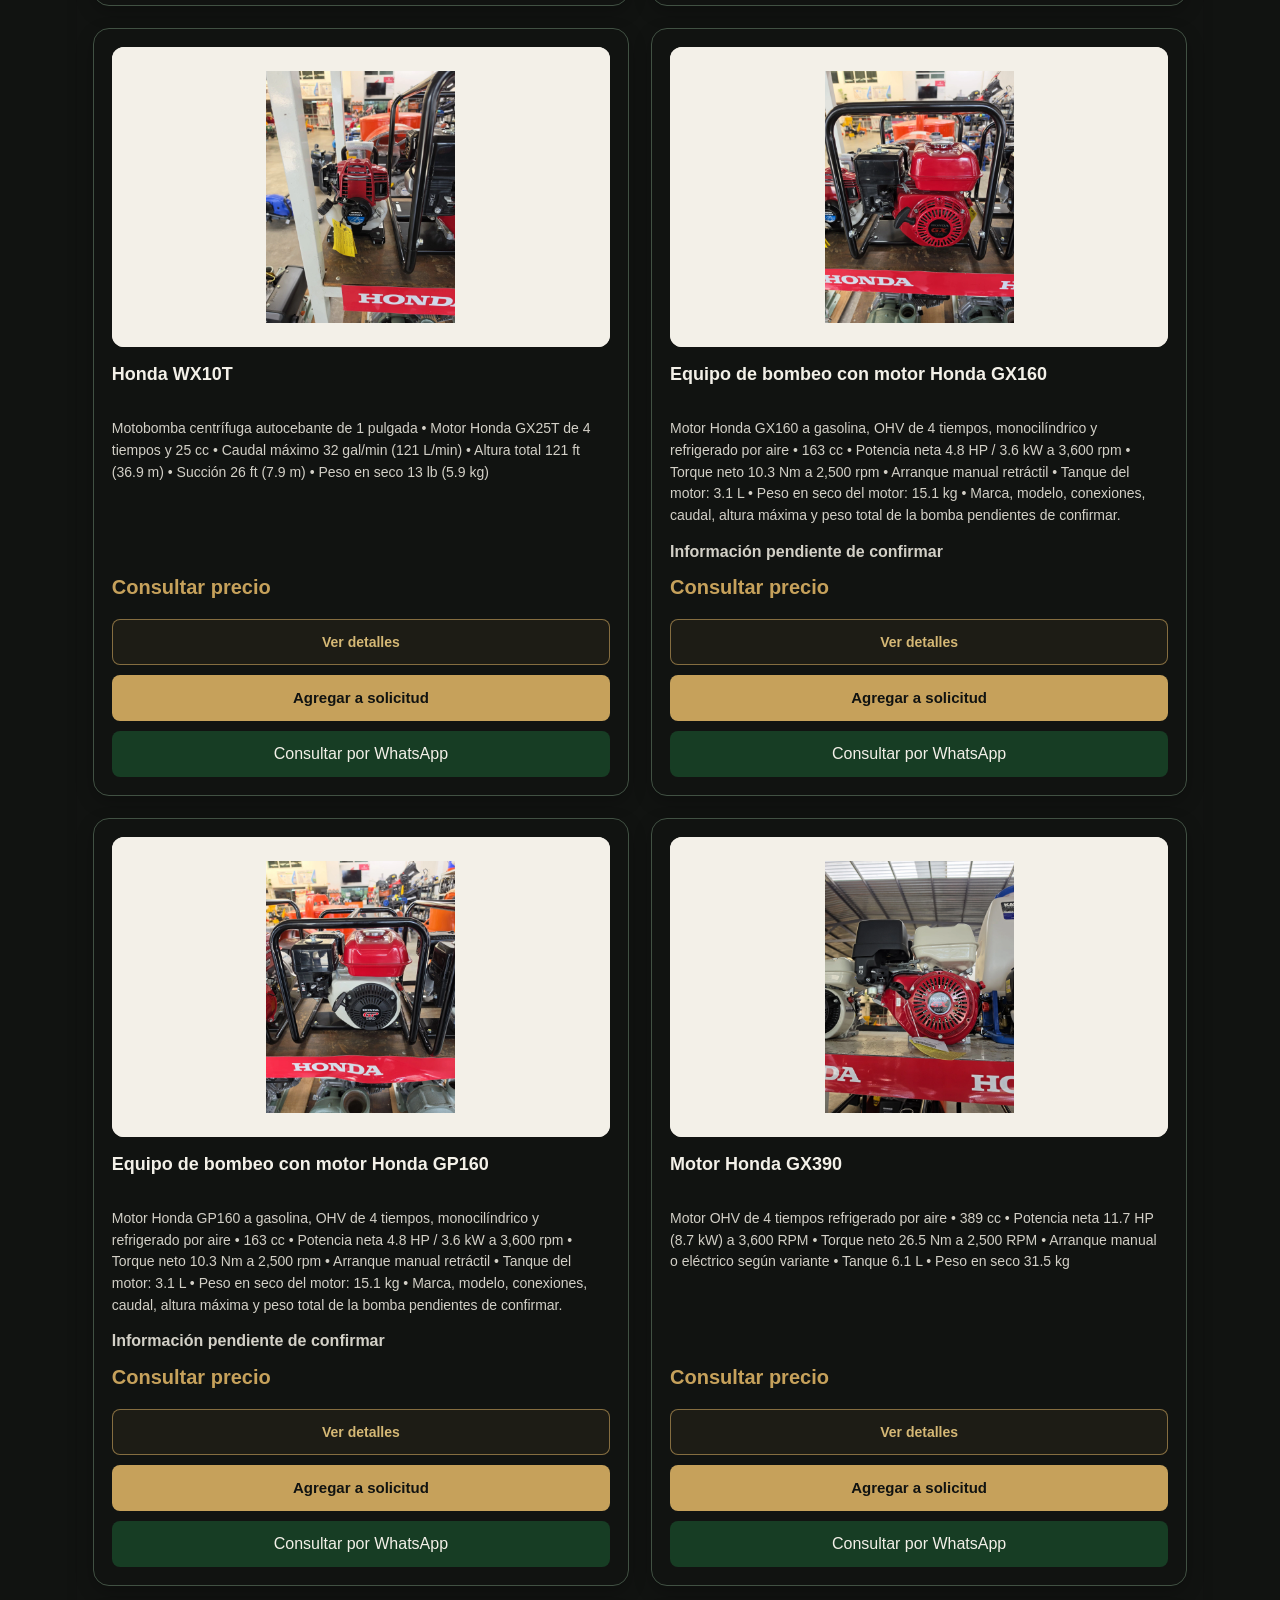
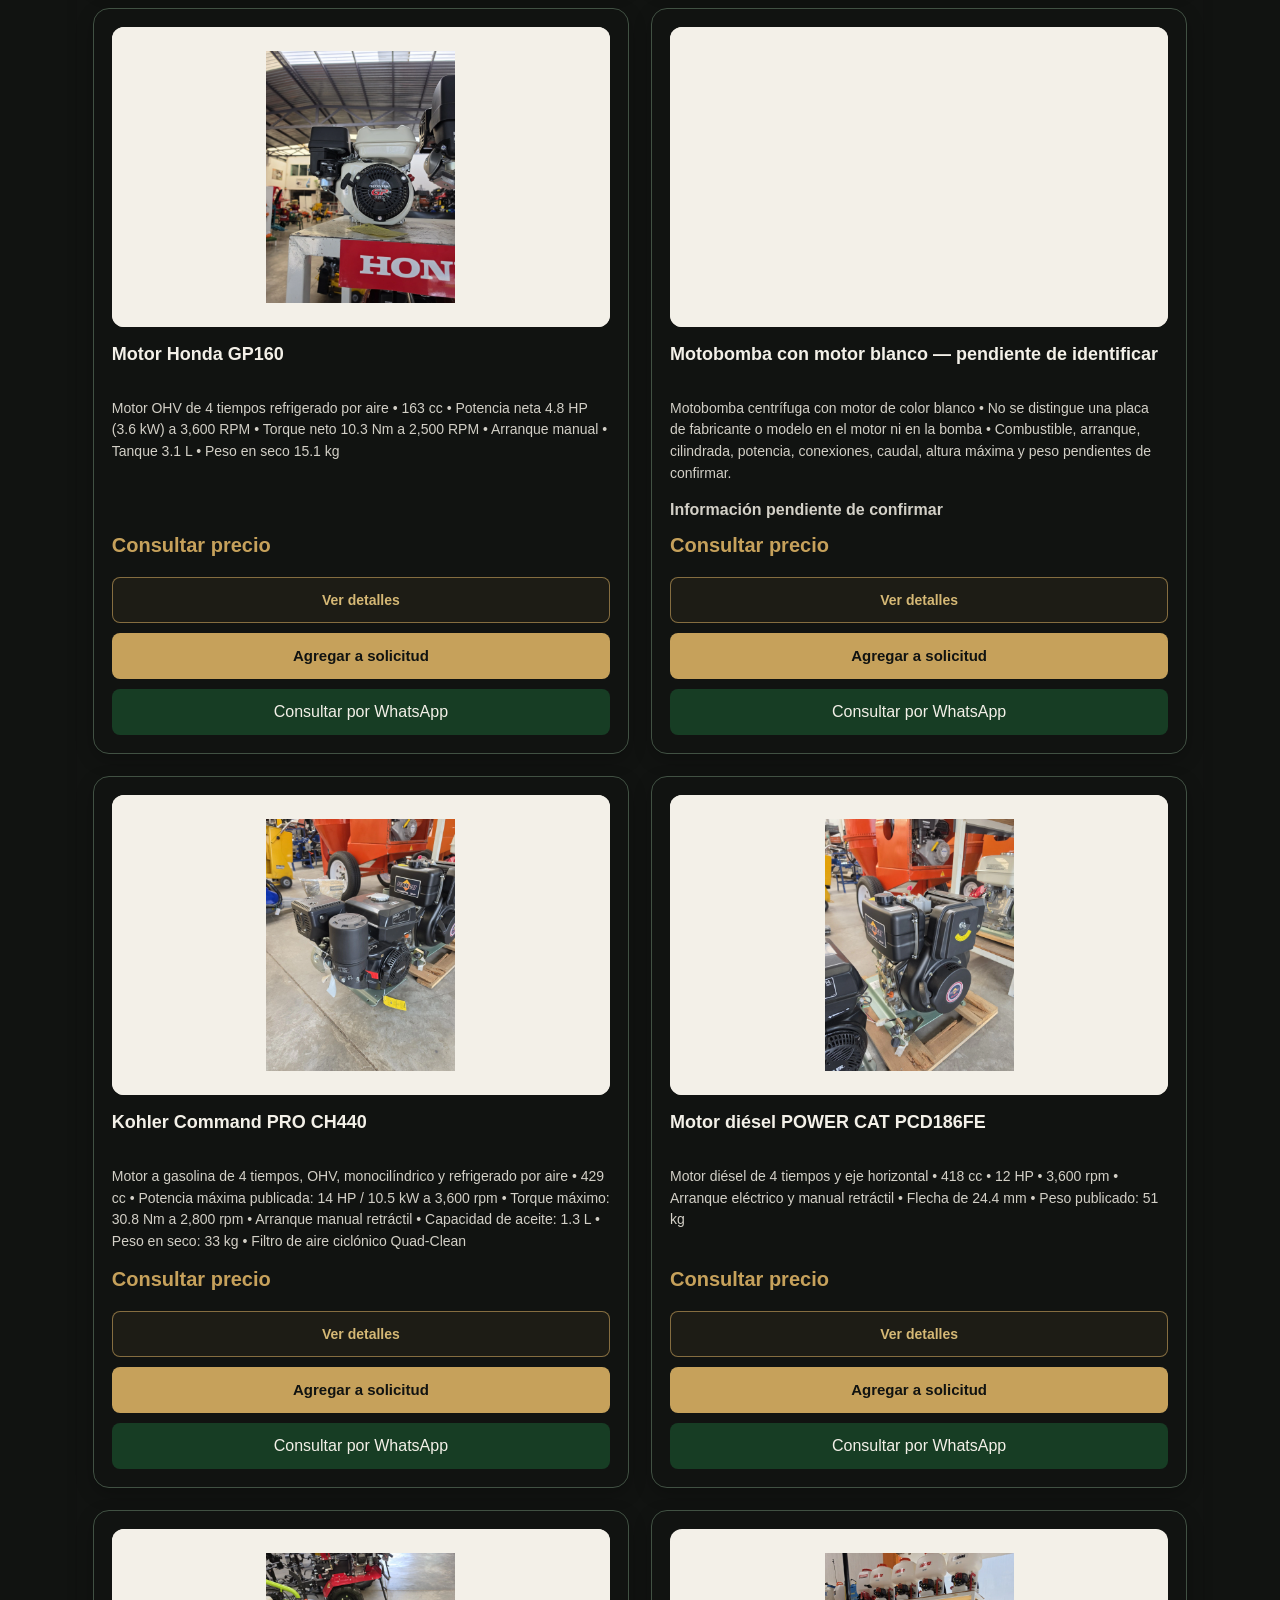
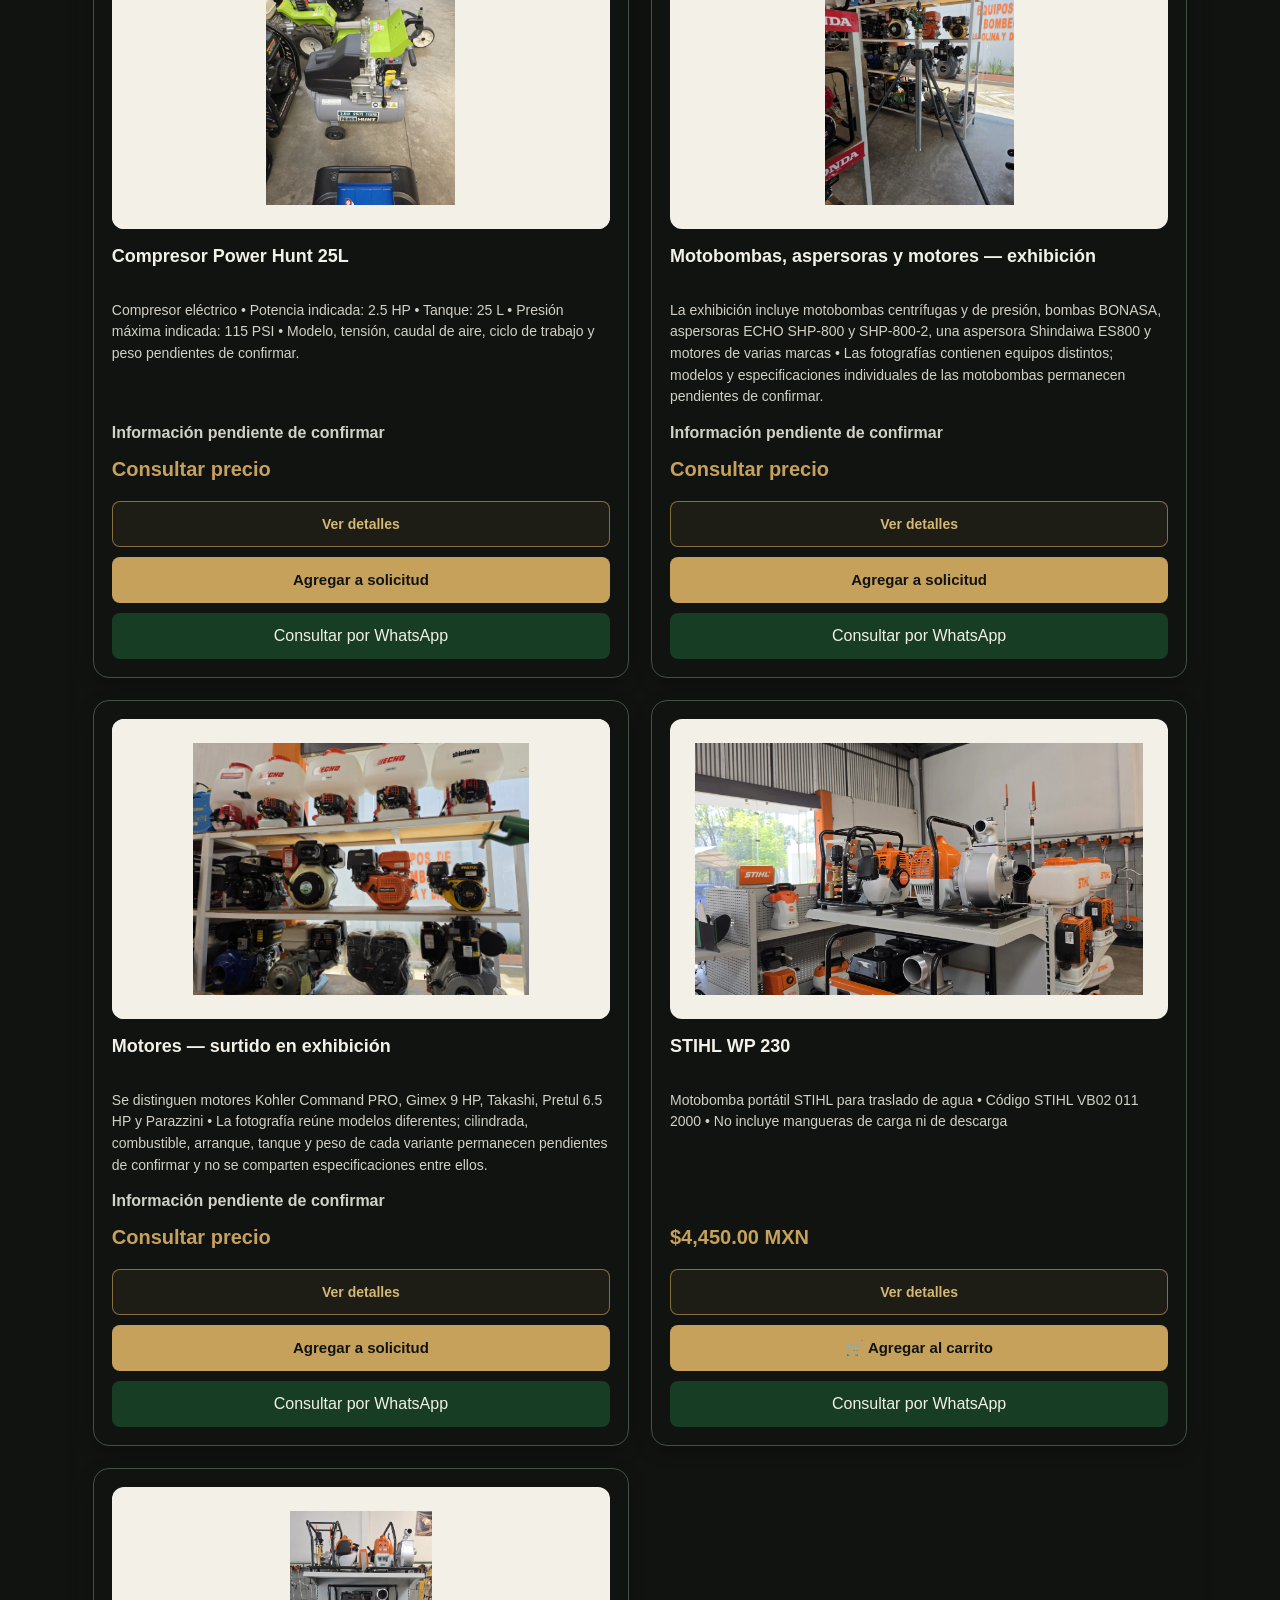
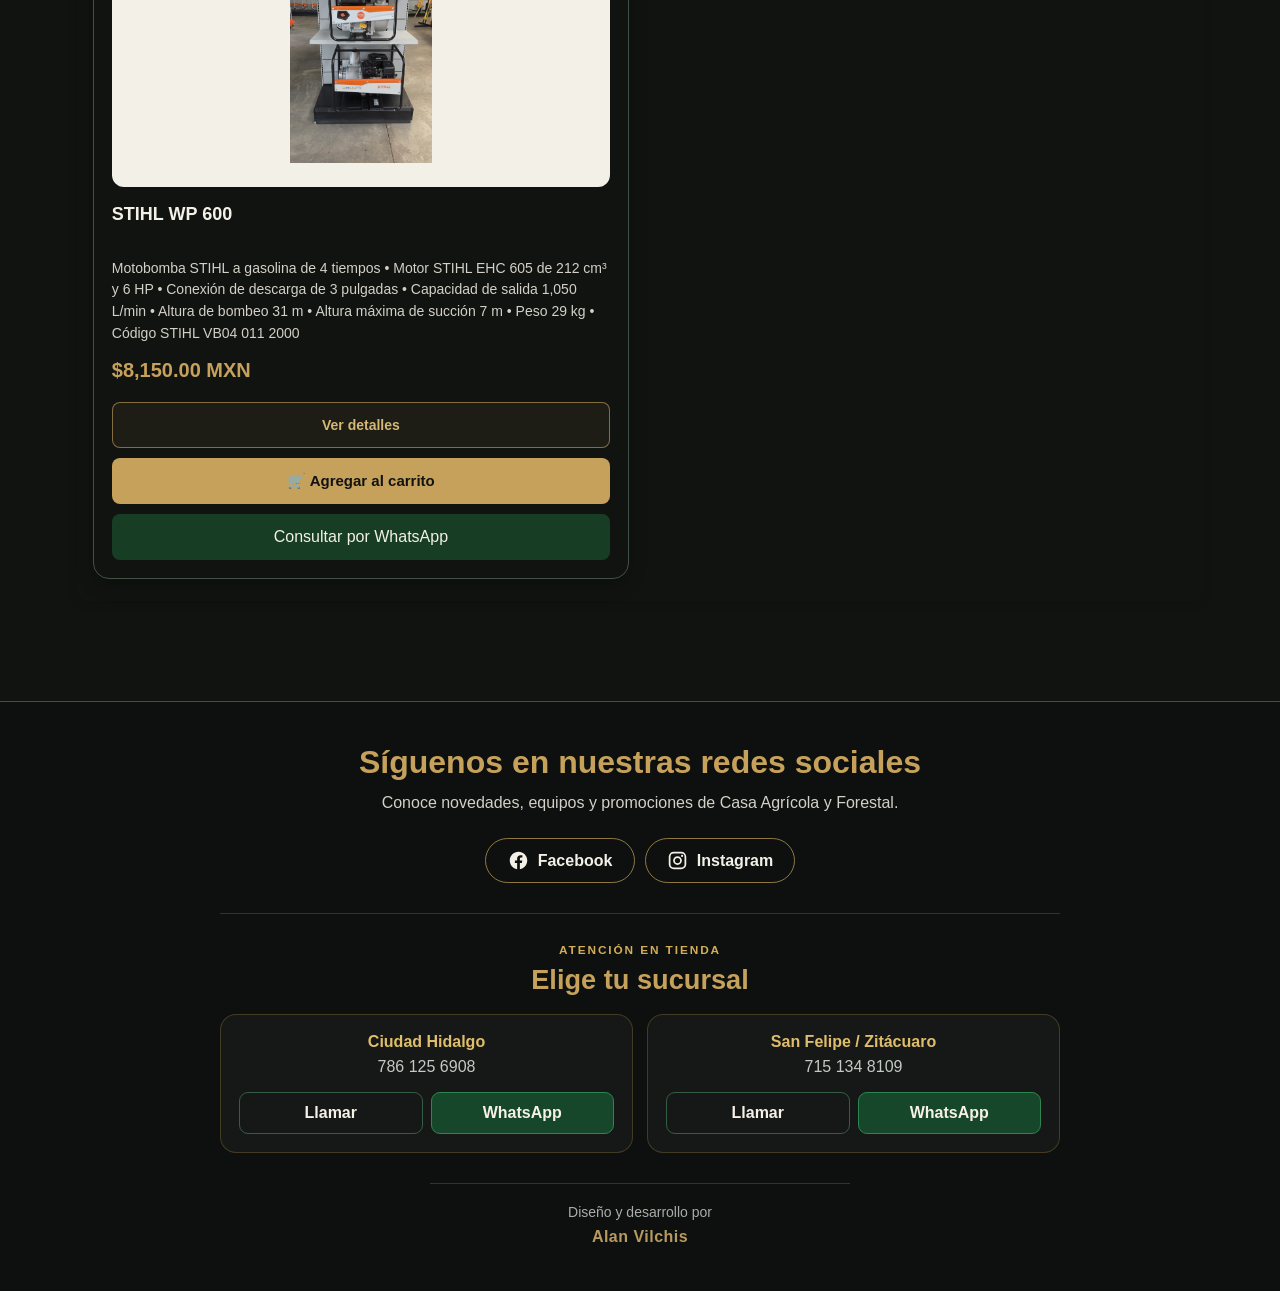
<file: categorias/motores-bombeo.html>
<!DOCTYPE html>
<html lang="es">
<head>
    <meta charset="UTF-8">
    <meta name="viewport" content="width=device-width, initial-scale=1.0">
    <meta property="og:type" content="website">
    <meta property="og:locale" content="es_MX">
    <base href="../">
    <meta name="description" content="Consulta motores, motobombas, generadores y equipos de bombeo.">
    <link rel="canonical" href="https://alanvil.github.io/casa-agricola-forestal/categorias/motores-bombeo.html">
    <meta property="og:title" content="Motores y bombeo | Casa Agrícola y Forestal">
    <meta property="og:description" content="Motores, motobombas, generadores y equipos de bombeo.">
    <meta property="og:url" content="https://alanvil.github.io/casa-agricola-forestal/categorias/motores-bombeo.html">
    <meta property="og:image" content="https://alanvil.github.io/casa-agricola-forestal/Logo.png">
    <meta name="twitter:card" content="summary">
    <title>Motores y bombeo | Casa Agrícola y Forestal</title>
    <link rel="stylesheet" href="assets/css/estilos.css">
</head>
<body data-categoria="motores-bombeo">
<header>
    <div class="logo">
        <a href="index.html#inicio" aria-label="Ir al inicio">
            <img src="Logo-transparente.png" alt="Casa Agrícola y Forestal">
        </a>
    </div>
    <div class="header-actions">
        <nav aria-label="Navegación principal">
            <a href="index.html#inicio">Inicio</a>
            <a href="index.html#productos">Productos</a>
            <a href="index.html#sucursales">Sucursales</a>
            <a href="index.html#contacto">Contáctanos</a>
        </nav>
        <div class="header-social" aria-label="Redes sociales">
            <a class="social-link" href="https://www.facebook.com/casaagricolayforestal" target="_blank" rel="noopener noreferrer" aria-label="Visitar Casa Agrícola y Forestal en Facebook">
                <svg viewBox="0 0 24 24" aria-hidden="true"><path d="M22 12.06C22 6.5 17.52 2 12 2S2 6.5 2 12.06c0 5.02 3.66 9.19 8.44 9.94v-7.03H7.9v-2.91h2.54V9.85c0-2.52 1.49-3.91 3.77-3.91 1.09 0 2.23.2 2.23.2v2.47h-1.25c-1.24 0-1.63.77-1.63 1.56v1.89h2.77l-.44 2.91h-2.33V22C18.34 21.25 22 17.08 22 12.06Z"/></svg>
            </a>
            <a class="social-link" href="https://www.instagram.com/casaagricolayforestal/" target="_blank" rel="noopener noreferrer" aria-label="Visitar Casa Agrícola y Forestal en Instagram">
                <svg viewBox="0 0 24 24" aria-hidden="true"><path d="M7.8 2h8.4A5.8 5.8 0 0 1 22 7.8v8.4a5.8 5.8 0 0 1-5.8 5.8H7.8A5.8 5.8 0 0 1 2 16.2V7.8A5.8 5.8 0 0 1 7.8 2Zm-.2 2A3.6 3.6 0 0 0 4 7.6v8.8A3.6 3.6 0 0 0 7.6 20h8.8a3.6 3.6 0 0 0 3.6-3.6V7.6A3.6 3.6 0 0 0 16.4 4H7.6Zm9.65 1.5a1.25 1.25 0 1 1 0 2.5 1.25 1.25 0 0 1 0-2.5ZM12 7a5 5 0 1 1 0 10 5 5 0 0 1 0-10Zm0 2a3 3 0 1 0 0 6 3 3 0 0 0 0-6Z"/></svg>
            </a>
        </div>
    </div>
</header>

<main class="pagina-categoria">
    <section class="categoria-portada">
        <a class="volver-inicio" href="index.html#productos">← Volver a Inicio y Productos</a>
        <h1>⚙️ Motores y bombeo</h1>
        <p>Motores, motobombas, generadores y equipos motorizados.</p>
    </section>

    <div class="buscador-productos">
        <span aria-hidden="true">🔎</span>
        <input type="search" id="buscarProducto" placeholder="Buscar en motores y bombeo..." aria-label="Buscar productos en Motores y bombeo">
    </div>
    <p id="sinResultados" style="display: none;">🔎 No encontramos productos con esa búsqueda.</p>

    <nav class="menu-categorias" aria-label="Categorías del catálogo">
            <a href="categorias/motosierras.html">🪚 Motosierras</a>
            <a href="categorias/desbrozadoras.html">🌿 Desbrozadoras</a>
            <a href="categorias/maquinaria.html">🚜 Maquinaria agrícola</a>
            <a href="categorias/herramientas.html">🪓 Herramientas</a>
            <a href="categorias/refacciones.html">🔧 Refacciones</a>
            <a href="categorias/limpieza.html">🧹 Limpieza y jardín</a>
            <a href="categorias/motores-bombeo.html" aria-current="page">⚙️ Motores y bombeo</a>
    </nav>

    <div id="comparador-categoria"></div>

    <section class="categoria categoria-contenido" id="motores-bombeo" aria-labelledby="titulo-lista">
        <h2 id="titulo-lista">Motores y bombeo</h2>
        <div class="lista-productos" data-categoria-productos="motores-bombeo"></div>
    </section>
</main>

<footer id="contacto" class="site-footer">
    <h2>Síguenos en nuestras redes sociales</h2>
    <p>Conoce novedades, equipos y promociones de Casa Agrícola y Forestal.</p>
    <div class="footer-social" aria-label="Perfiles oficiales en redes sociales">
        <a class="social-link" href="https://www.facebook.com/casaagricolayforestal" target="_blank" rel="noopener noreferrer" aria-label="Visitar Casa Agrícola y Forestal en Facebook">
            <svg viewBox="0 0 24 24" aria-hidden="true"><path d="M22 12.06C22 6.5 17.52 2 12 2S2 6.5 2 12.06c0 5.02 3.66 9.19 8.44 9.94v-7.03H7.9v-2.91h2.54V9.85c0-2.52 1.49-3.91 3.77-3.91 1.09 0 2.23.2 2.23.2v2.47h-1.25c-1.24 0-1.63.77-1.63 1.56v1.89h2.77l-.44 2.91h-2.33V22C18.34 21.25 22 17.08 22 12.06Z"/></svg>
            <span>Facebook</span>
        </a>
        <a class="social-link" href="https://www.instagram.com/casaagricolayforestal/" target="_blank" rel="noopener noreferrer" aria-label="Visitar Casa Agrícola y Forestal en Instagram">
            <svg viewBox="0 0 24 24" aria-hidden="true"><path d="M7.8 2h8.4A5.8 5.8 0 0 1 22 7.8v8.4a5.8 5.8 0 0 1-5.8 5.8H7.8A5.8 5.8 0 0 1 2 16.2V7.8A5.8 5.8 0 0 1 7.8 2Zm-.2 2A3.6 3.6 0 0 0 4 7.6v8.8A3.6 3.6 0 0 0 7.6 20h8.8a3.6 3.6 0 0 0 3.6-3.6V7.6A3.6 3.6 0 0 0 16.4 4H7.6Zm9.65 1.5a1.25 1.25 0 1 1 0 2.5 1.25 1.25 0 0 1 0-2.5ZM12 7a5 5 0 1 1 0 10 5 5 0 0 1 0-10Zm0 2a3 3 0 1 0 0 6 3 3 0 0 0 0-6Z"/></svg>
            <span>Instagram</span>
        </a>
    </div>
    <div class="developer-credit" aria-label="Créditos del sitio">
        <span>Diseño y desarrollo por</span>
        <strong>Alan Vilchis</strong>
    </div>
</footer>

<div id="panel-buscador" class="panel-buscador">
    <input type="search" id="buscar-producto" placeholder="🔍 Buscar en esta categoría..." oninput="sincronizarBusquedaFlotante()" aria-label="Buscar en esta categoría">
</div>
<div class="controles-flotantes" aria-label="Accesos rápidos">
    <button class="buscar-flotante" type="button" onclick="abrirBuscador()" aria-label="Buscar productos">🔍</button>
    <a href="index.html#inicio" class="inicio-flotante">🏠 Inicio</a>
    <button class="carrito-flotante" type="button" onclick="abrirCarrito()">🛒 Carrito (<span id="contador-carrito">0</span>)</button>
</div>

<div id="ventana-carrito" class="ventana-carrito">
    <div class="carrito-contenido">
        <button class="cerrar-carrito" type="button" onclick="cerrarCarrito()" aria-label="Cerrar carrito">✕</button>
        <h2>🛒 Mi carrito</h2>
        <div id="productos-carrito"><p>Tu carrito está vacío.</p></div>
        <h3>Total: $<span id="total-carrito">0</span> MXN</h3>
        <button class="boton-pagar" type="button" onclick="abrirCheckout()">Enviar pedido por WhatsApp</button><button class="boton-secundario-carrito" type="button" onclick="cerrarCarrito()">← Seguir comprando</button>
    </div>
</div>

<div id="checkout" class="ventana-checkout">
    <div class="checkout-contenido">
        <button class="cerrar-carrito" type="button" onclick="cerrarCheckout()" aria-label="Cerrar preparación del pedido">✕</button><h2>Enviar pedido por WhatsApp</h2><p class="checkout-texto">Selecciona la sucursal donde deseas recogerlo.</p><fieldset class="selector-sucursal"><legend>Sucursal de recogida</legend><label class="opcion-sucursal"><input type="radio" name="sucursal-recogida" value="san-felipe"><span><strong>Sucursal San Felipe / Zitácuaro</strong><small>Carretera Toluca–Morelia km 105 SN, CP 61529, Zitácuaro, Michoacán.</small></span></label><label class="opcion-sucursal"><input type="radio" name="sucursal-recogida" value="ciudad-hidalgo"><span><strong>Sucursal Ciudad Hidalgo</strong><small>Av. Morelos Oriente N342, Col. El Paraíso, CP 61183, Ciudad Hidalgo, Michoacán.</small></span></label></fieldset><p id="error-sucursal" class="mensaje-error-sucursal" role="alert" hidden>Selecciona una sucursal para continuar.</p><div class="recoger-tienda"><strong>🏪 Modalidad: Recoger en tienda</strong><p>La tienda confirmará por WhatsApp la disponibilidad y el precio final.</p></div><div class="checkout-total">Total estimado: <strong>$<span id="checkout-total">0</span> MXN</strong></div><button class="boton-whatsapp-pedido" type="button" onclick="enviarPedidoWhatsApp()">Enviar pedido por WhatsApp</button><button class="boton-volver-carrito" type="button" onclick="volverAlCarrito()">← Volver al carrito</button><p class="aviso-pedido">Abrir WhatsApp no confirma el pedido. No se realizará ningún pago en línea.</p><div class="pago-en-linea-inactivo" hidden aria-hidden="true"><input type="text" id="cliente-nombre" disabled><input type="tel" id="cliente-telefono" disabled><input type="email" id="cliente-email" disabled><button type="button" onclick="continuarPago()" disabled>Pago con tarjeta no disponible</button></div>
    </div>
</div>

<script src="assets/js/productos.js"></script>
<script src="assets/js/promociones-config.js"></script>
<script src="assets/js/promociones.js"></script>
<script src="assets/js/contactos.js"></script>
<script src="assets/js/catalogo.js"></script>
<script src="assets/js/carrito.js"></script>
<script src="assets/js/pagina-categoria.js"></script>
</body>
</html>
</file>
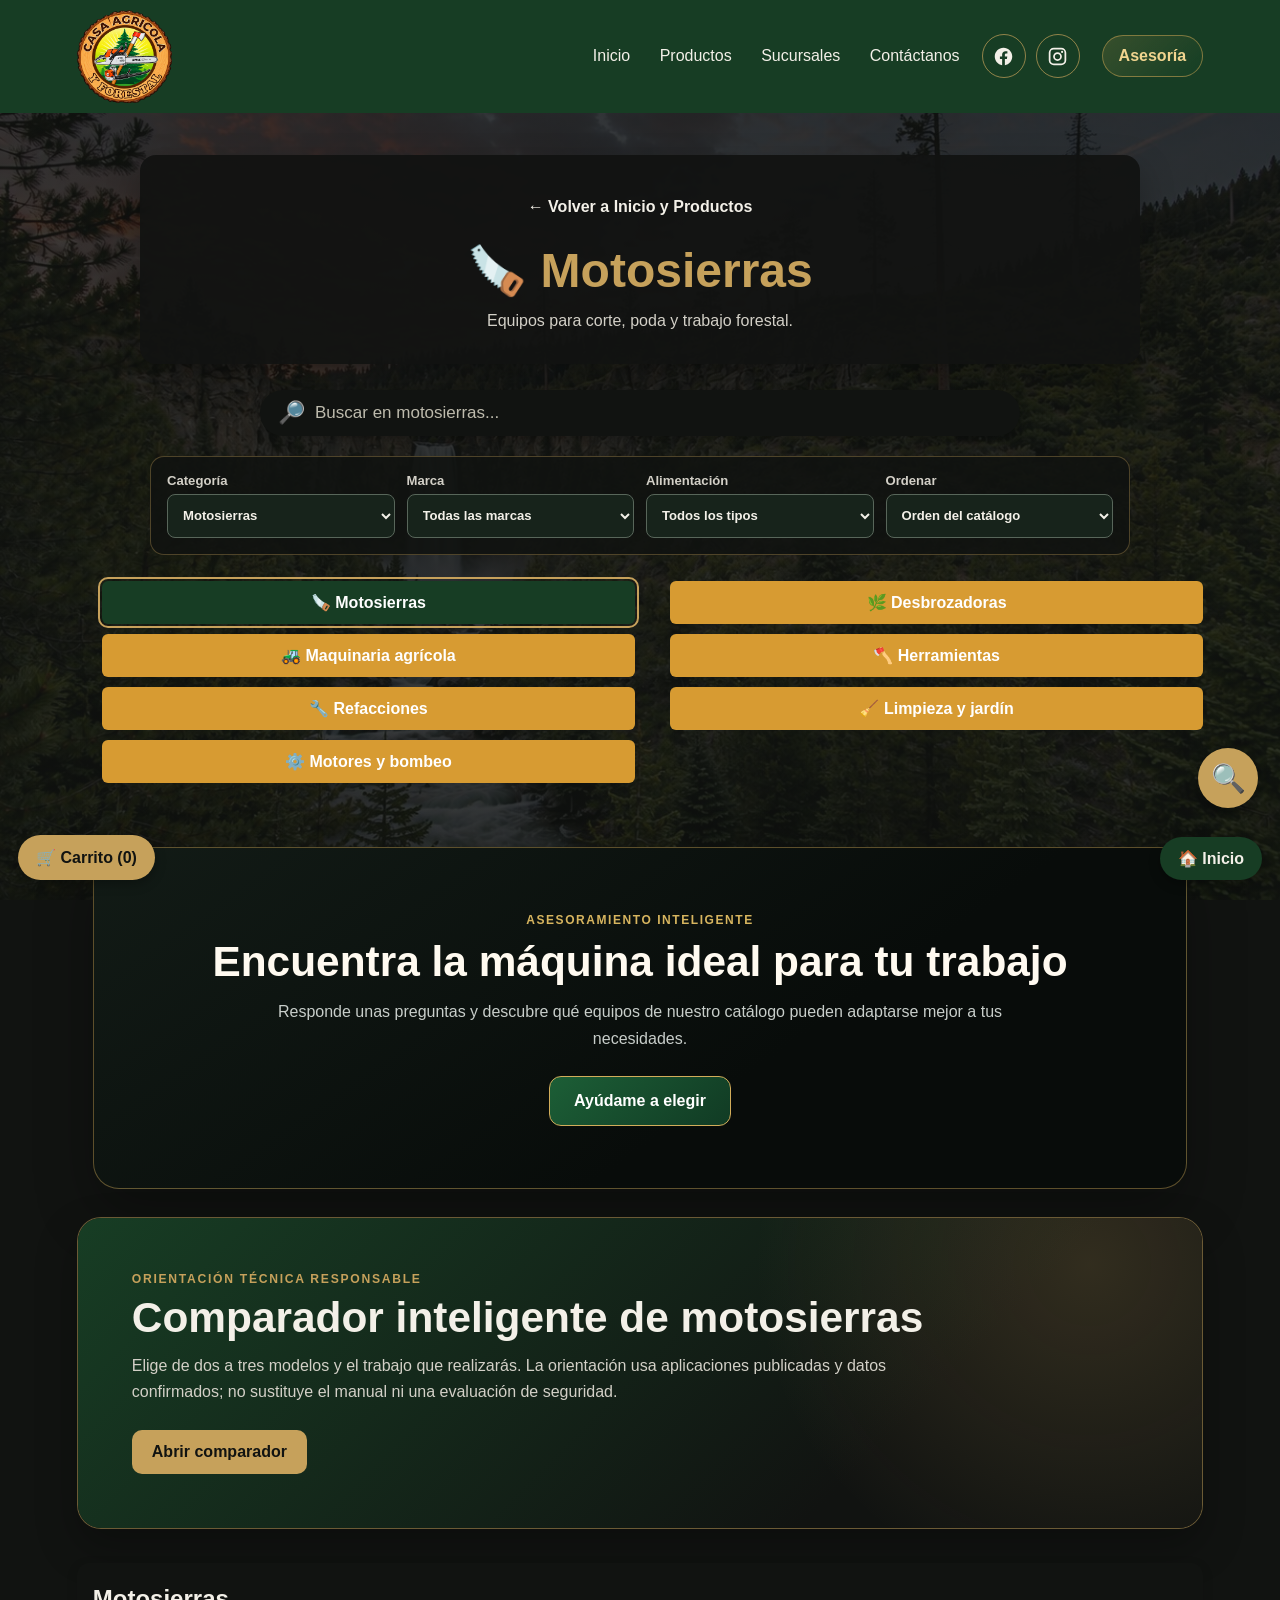
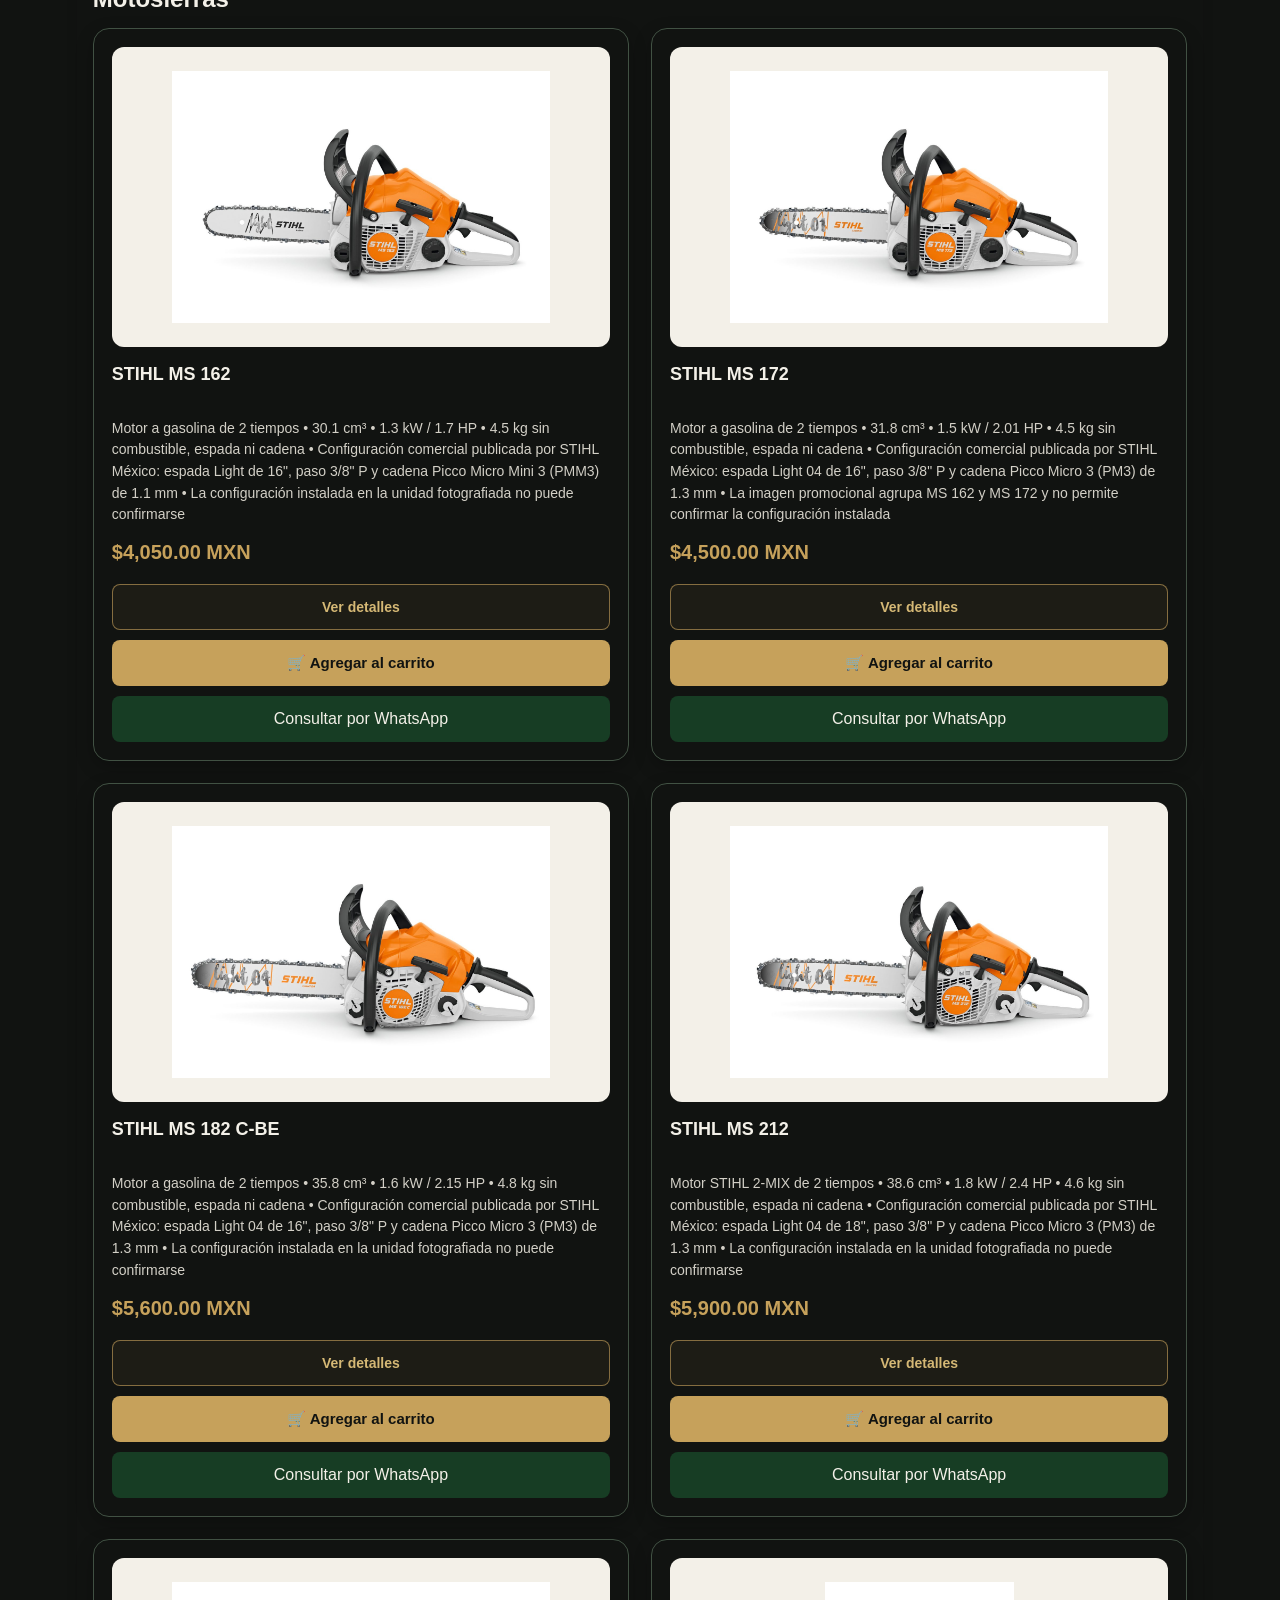
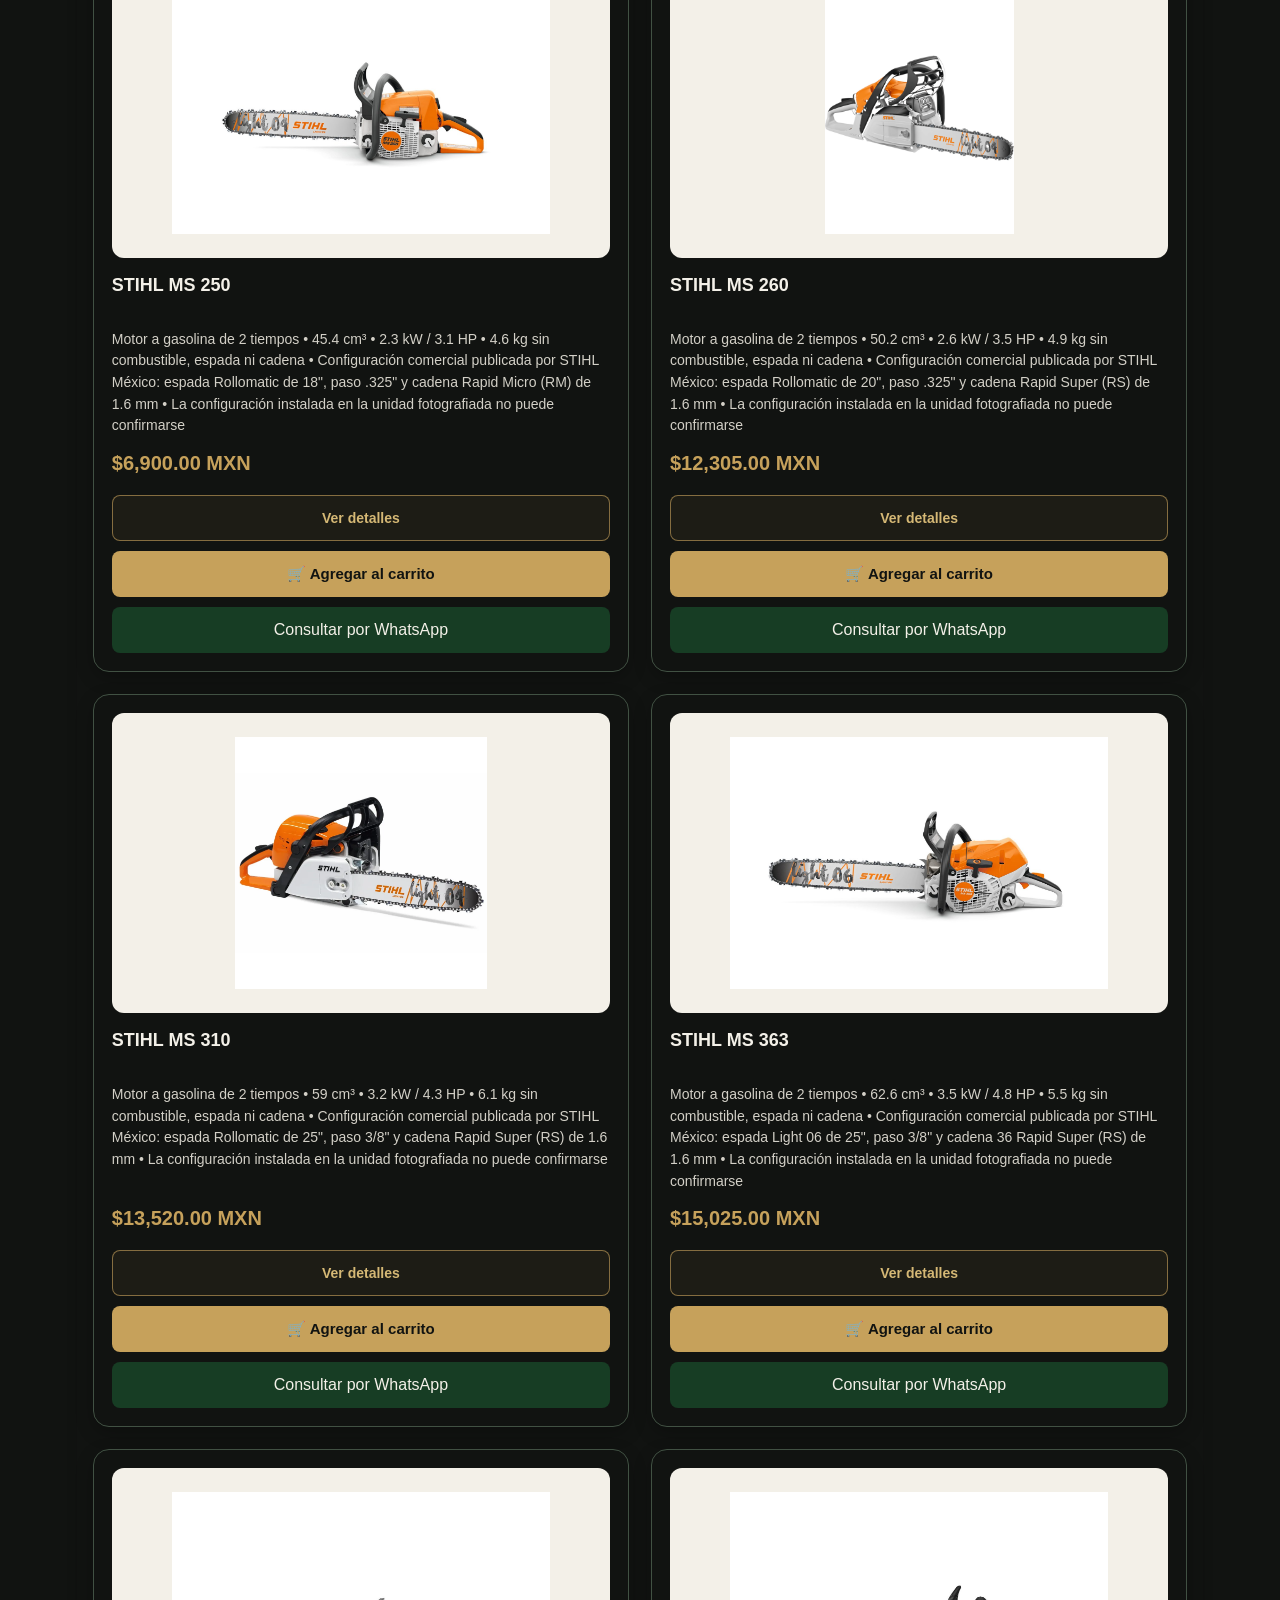
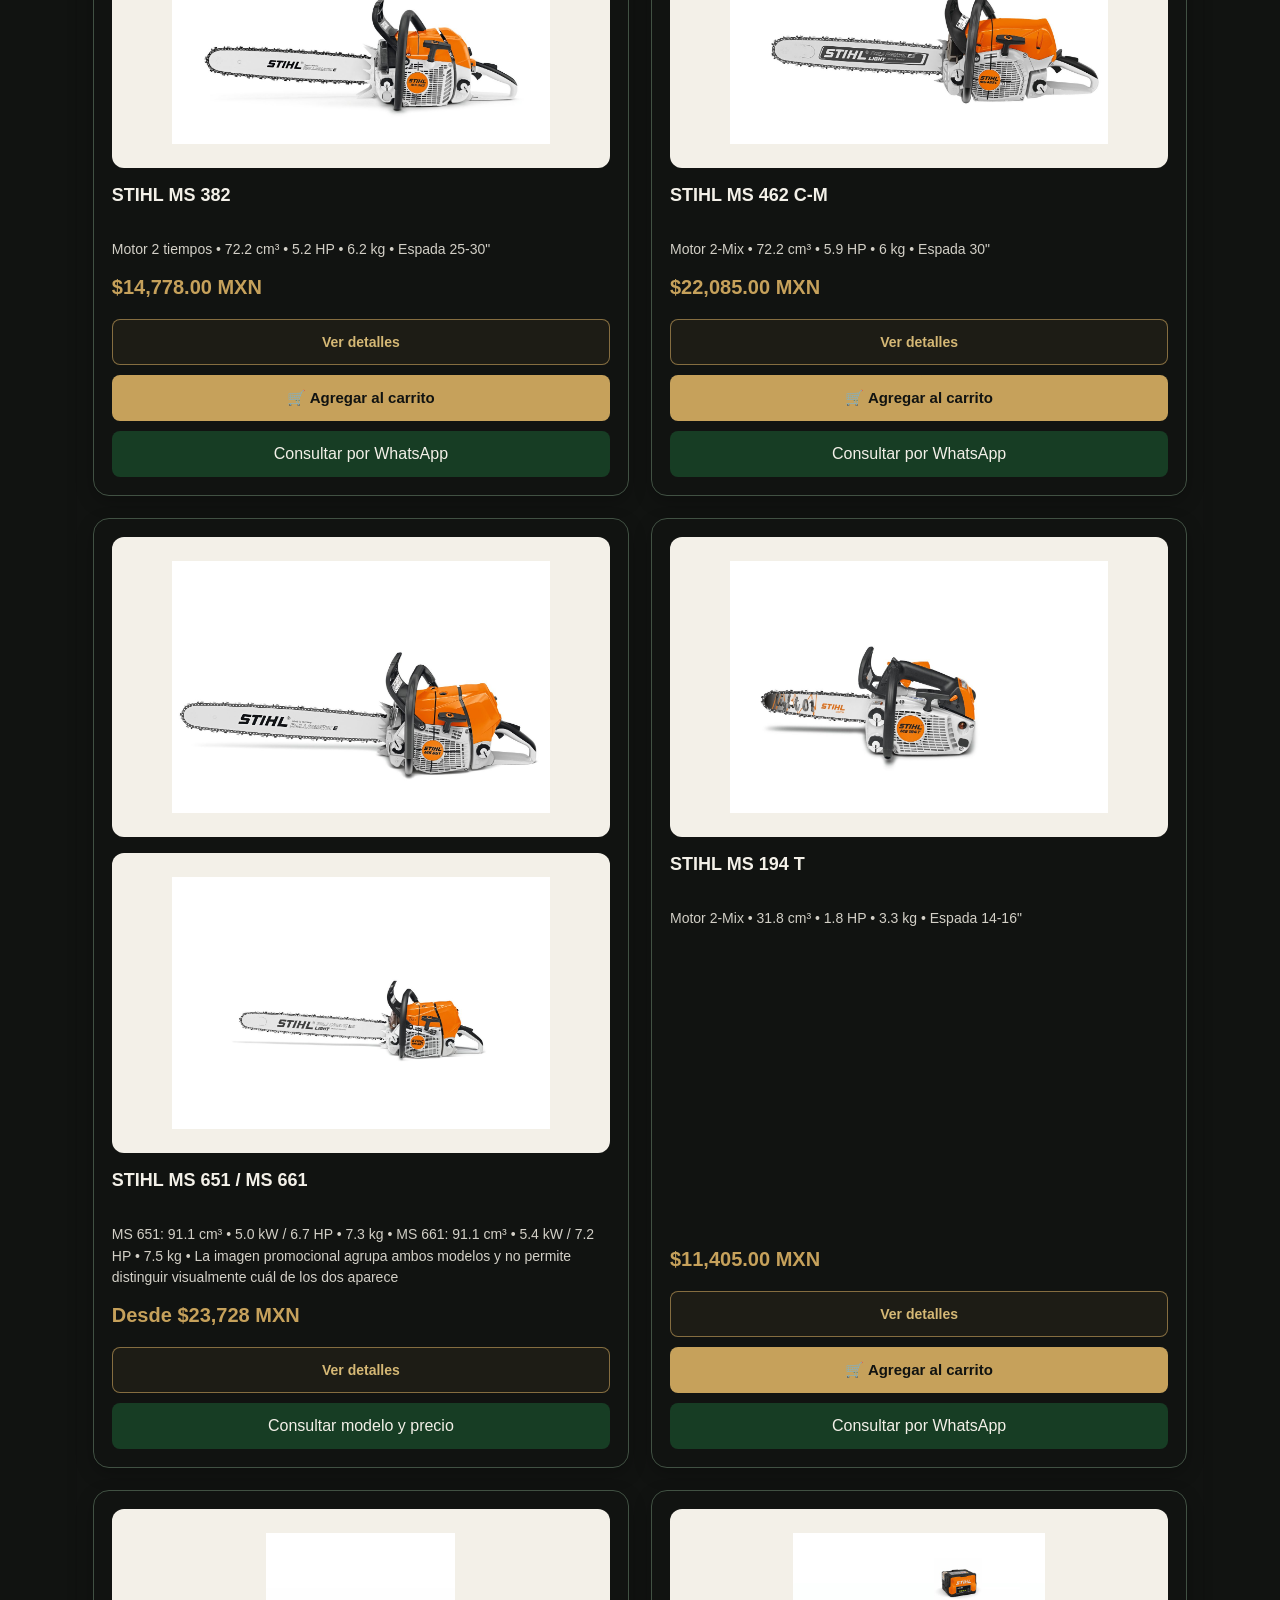
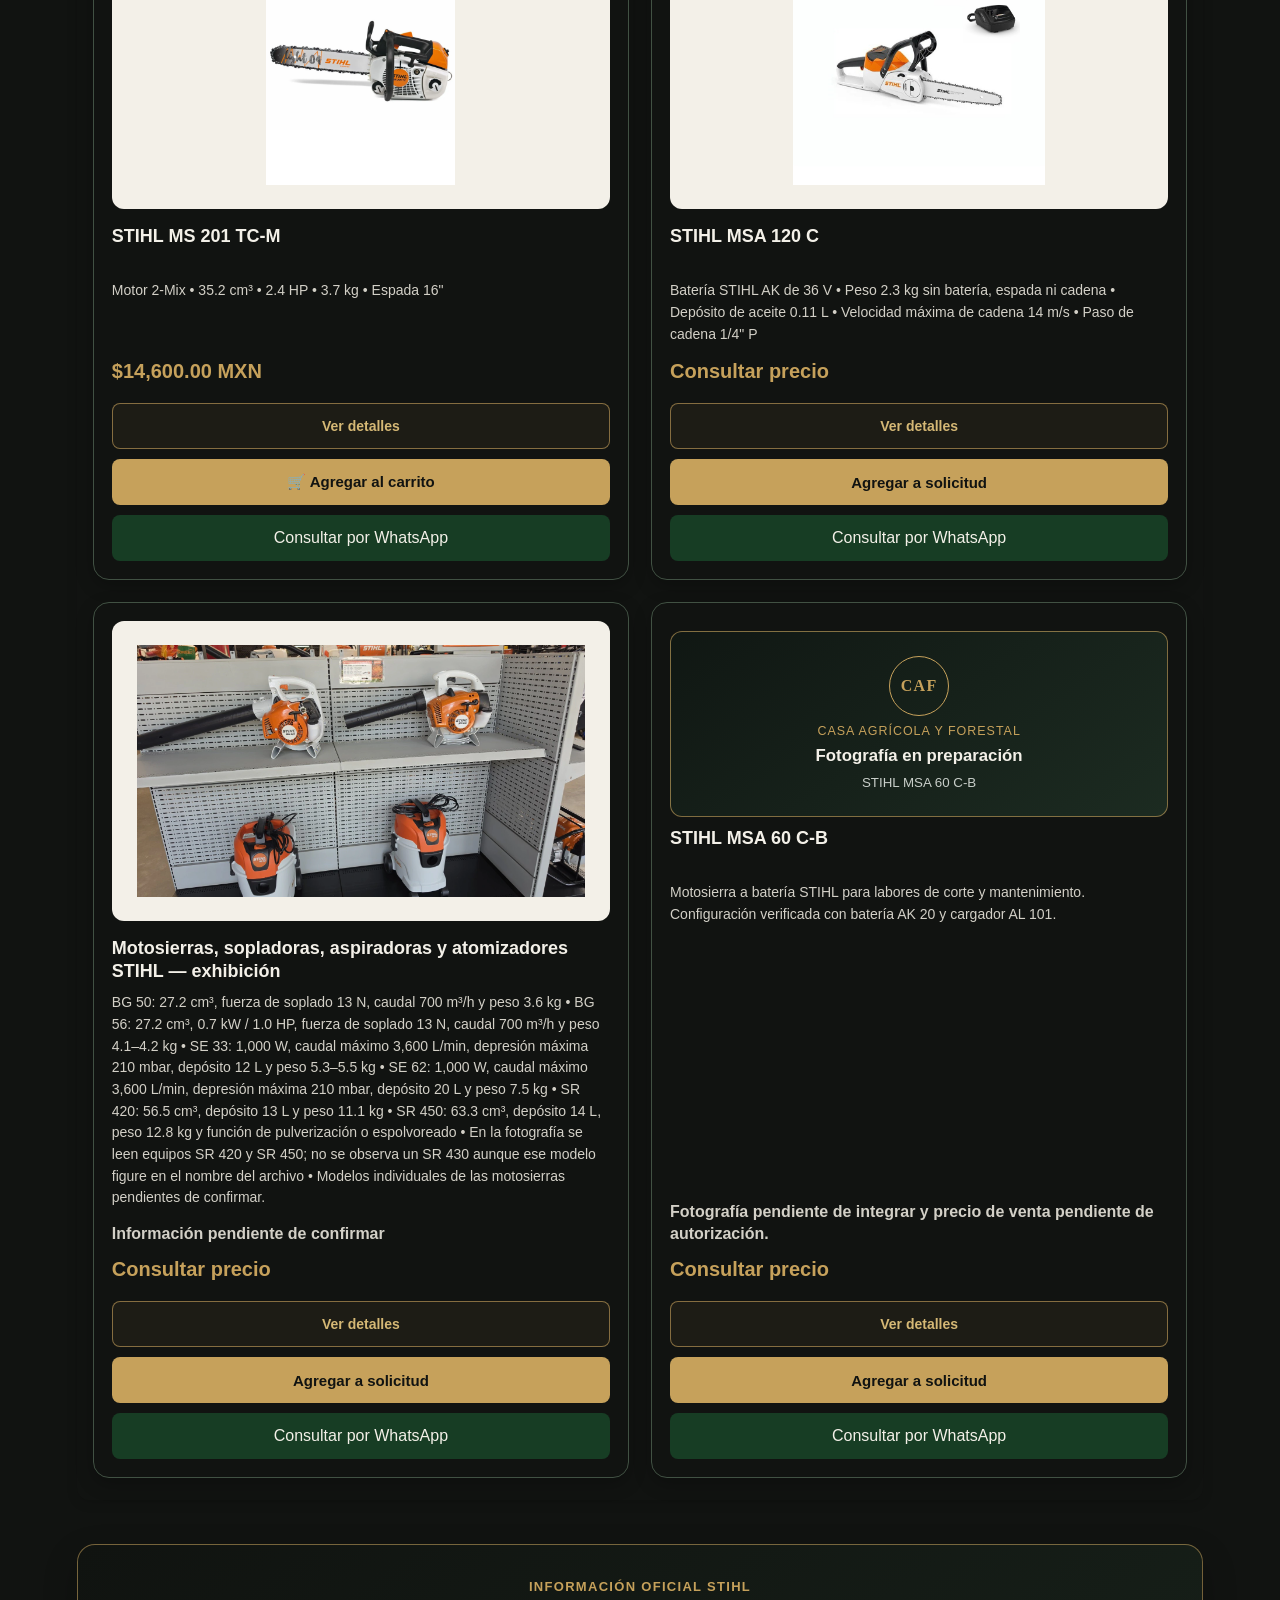
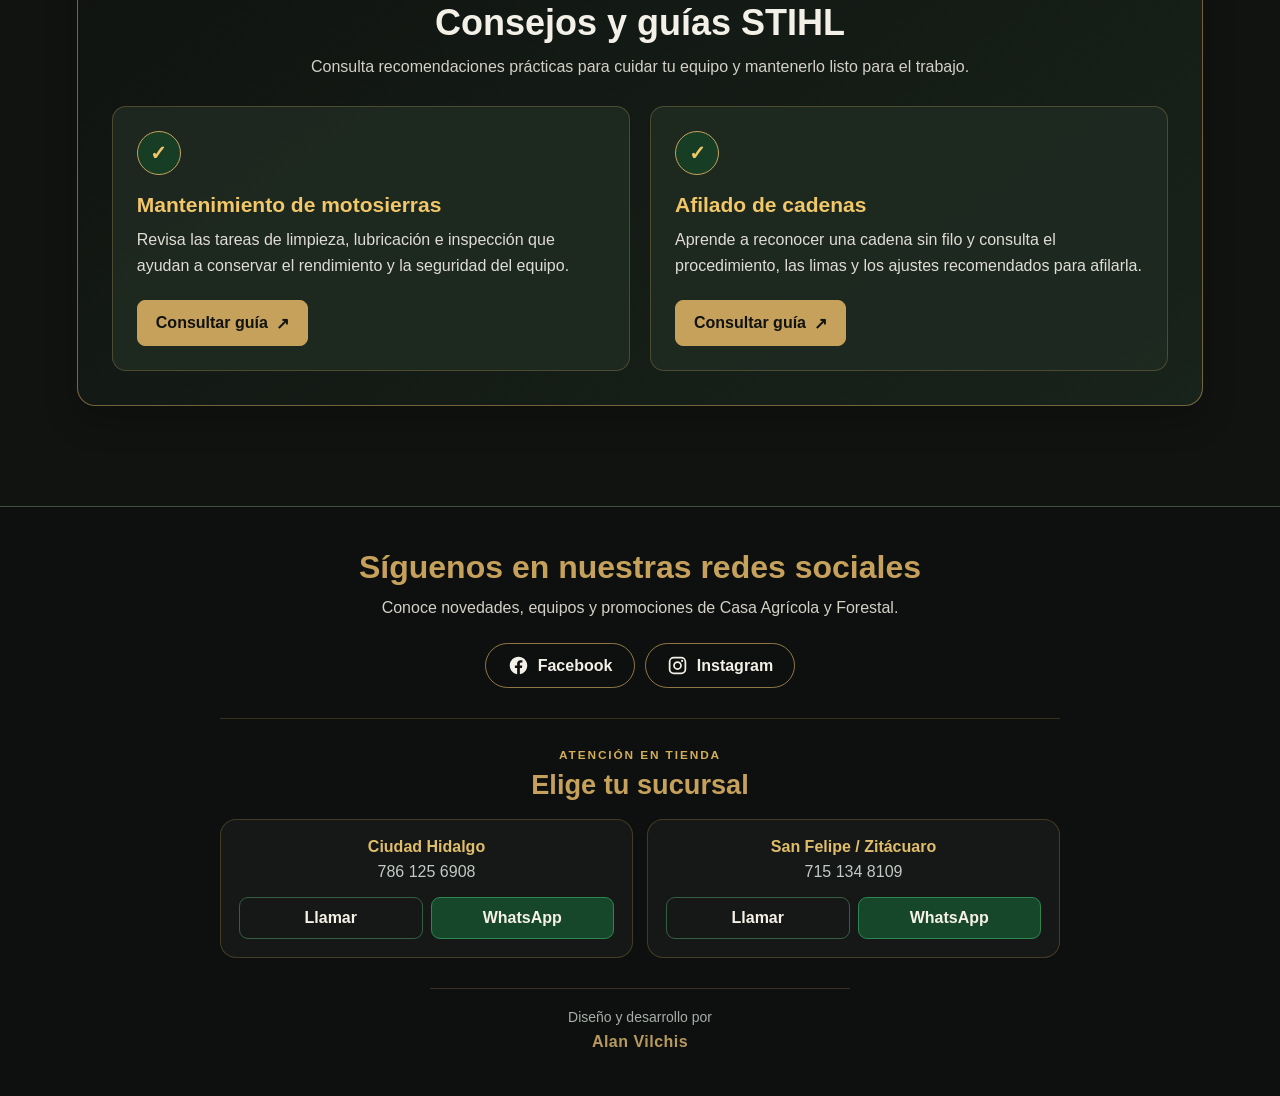
<file: categorias/motosierras.html>
<!DOCTYPE html>
<html lang="es">
<head>
    <meta charset="UTF-8">
    <meta name="viewport" content="width=device-width, initial-scale=1.0">
    <meta property="og:type" content="website">
    <meta property="og:locale" content="es_MX">
    <base href="../">
    <meta name="description" content="Consulta motosierras para corte, poda y trabajo forestal en Casa Agrícola y Forestal.">
    <link rel="canonical" href="https://alanvil.github.io/casa-agricola-forestal/categorias/motosierras.html">
    <meta property="og:title" content="Motosierras | Casa Agrícola y Forestal">
    <meta property="og:description" content="Consulta motosierras para corte, poda y trabajo forestal.">
    <meta property="og:url" content="https://alanvil.github.io/casa-agricola-forestal/categorias/motosierras.html">
    <meta property="og:image" content="https://alanvil.github.io/casa-agricola-forestal/Logo.png">
    <meta name="twitter:card" content="summary">
    <title>Motosierras | Casa Agrícola y Forestal</title>
    <link rel="stylesheet" href="assets/css/estilos.css">
</head>
<body data-categoria="motosierras">
<header>
    <div class="logo">
        <a href="index.html#inicio" aria-label="Ir al inicio">
            <img src="Logo-transparente.png" alt="Casa Agrícola y Forestal">
        </a>
    </div>
    <div class="header-actions">
        <nav aria-label="Navegación principal">
            <a href="index.html#inicio">Inicio</a>
            <a href="index.html#productos">Productos</a>
            <a href="index.html#sucursales">Sucursales</a>
            <a href="index.html#contacto">Contáctanos</a>
        </nav>
        <div class="header-social" aria-label="Redes sociales">
            <a class="social-link" href="https://www.facebook.com/casaagricolayforestal" target="_blank" rel="noopener noreferrer" aria-label="Visitar Casa Agrícola y Forestal en Facebook">
                <svg viewBox="0 0 24 24" aria-hidden="true"><path d="M22 12.06C22 6.5 17.52 2 12 2S2 6.5 2 12.06c0 5.02 3.66 9.19 8.44 9.94v-7.03H7.9v-2.91h2.54V9.85c0-2.52 1.49-3.91 3.77-3.91 1.09 0 2.23.2 2.23.2v2.47h-1.25c-1.24 0-1.63.77-1.63 1.56v1.89h2.77l-.44 2.91h-2.33V22C18.34 21.25 22 17.08 22 12.06Z"/></svg>
            </a>
            <a class="social-link" href="https://www.instagram.com/casaagricolayforestal/" target="_blank" rel="noopener noreferrer" aria-label="Visitar Casa Agrícola y Forestal en Instagram">
                <svg viewBox="0 0 24 24" aria-hidden="true"><path d="M7.8 2h8.4A5.8 5.8 0 0 1 22 7.8v8.4a5.8 5.8 0 0 1-5.8 5.8H7.8A5.8 5.8 0 0 1 2 16.2V7.8A5.8 5.8 0 0 1 7.8 2Zm-.2 2A3.6 3.6 0 0 0 4 7.6v8.8A3.6 3.6 0 0 0 7.6 20h8.8a3.6 3.6 0 0 0 3.6-3.6V7.6A3.6 3.6 0 0 0 16.4 4H7.6Zm9.65 1.5a1.25 1.25 0 1 1 0 2.5 1.25 1.25 0 0 1 0-2.5ZM12 7a5 5 0 1 1 0 10 5 5 0 0 1 0-10Zm0 2a3 3 0 1 0 0 6 3 3 0 0 0 0-6Z"/></svg>
            </a>
        </div>
    </div>
</header>

<main class="pagina-categoria">
    <section class="categoria-portada">
        <a class="volver-inicio" href="index.html#productos">← Volver a Inicio y Productos</a>
        <h1>🪚 Motosierras</h1>
        <p>Equipos para corte, poda y trabajo forestal.</p>
    </section>

    <div class="buscador-productos">
        <span aria-hidden="true">🔎</span>
        <input type="search" id="buscarProducto" placeholder="Buscar en motosierras..." aria-label="Buscar productos en Motosierras">
    </div>
    <p id="sinResultados" style="display: none;">🔎 No encontramos productos con esa búsqueda.</p>

    <nav class="menu-categorias" aria-label="Categorías del catálogo">
            <a href="categorias/motosierras.html" aria-current="page">🪚 Motosierras</a>
            <a href="categorias/desbrozadoras.html">🌿 Desbrozadoras</a>
            <a href="categorias/maquinaria.html">🚜 Maquinaria agrícola</a>
            <a href="categorias/herramientas.html">🪓 Herramientas</a>
            <a href="categorias/refacciones.html">🔧 Refacciones</a>
            <a href="categorias/limpieza.html">🧹 Limpieza y jardín</a>
            <a href="categorias/motores-bombeo.html">⚙️ Motores y bombeo</a>
    </nav>

    <div id="asesor-categoria"></div>
    <div id="comparador-categoria"></div>

    <section class="categoria categoria-contenido" id="motosierras" aria-labelledby="titulo-lista">
        <h2 id="titulo-lista">Motosierras</h2>
        <div class="lista-productos" data-categoria-productos="motosierras"></div>
    </section>

    <section class="consejos-guias" aria-labelledby="guias-motosierras-titulo">
        <div class="consejos-encabezado">
            <span>Información oficial STIHL</span>
            <h2 id="guias-motosierras-titulo">Consejos y guías STIHL</h2>
            <p>Consulta recomendaciones prácticas para cuidar tu equipo y mantenerlo listo para el trabajo.</p>
        </div>
        <div class="consejos-lista">
            <article class="consejo-tarjeta">
                <div class="consejo-icono" aria-hidden="true">✓</div>
                <h3>Mantenimiento de motosierras</h3>
                <p>Revisa las tareas de limpieza, lubricación e inspección que ayudan a conservar el rendimiento y la seguridad del equipo.</p>
                <a class="consejo-enlace" href="guias/mantenimiento-motosierras.html" aria-label="Consultar nuestra guía sobre mantenimiento de motosierras">
                    Consultar guía <span aria-hidden="true">↗</span>
                </a>
            </article>
            <article class="consejo-tarjeta">
                <div class="consejo-icono" aria-hidden="true">✓</div>
                <h3>Afilado de cadenas</h3>
                <p>Aprende a reconocer una cadena sin filo y consulta el procedimiento, las limas y los ajustes recomendados para afilarla.</p>
                <a class="consejo-enlace" href="guias/afilado-cadenas.html" aria-label="Consultar nuestra guía sobre afilado de cadenas">
                    Consultar guía <span aria-hidden="true">↗</span>
                </a>
            </article>
        </div>
    </section>
</main>

<footer id="contacto" class="site-footer">
    <h2>Síguenos en nuestras redes sociales</h2>
    <p>Conoce novedades, equipos y promociones de Casa Agrícola y Forestal.</p>
    <div class="footer-social" aria-label="Perfiles oficiales en redes sociales">
        <a class="social-link" href="https://www.facebook.com/casaagricolayforestal" target="_blank" rel="noopener noreferrer" aria-label="Visitar Casa Agrícola y Forestal en Facebook">
            <svg viewBox="0 0 24 24" aria-hidden="true"><path d="M22 12.06C22 6.5 17.52 2 12 2S2 6.5 2 12.06c0 5.02 3.66 9.19 8.44 9.94v-7.03H7.9v-2.91h2.54V9.85c0-2.52 1.49-3.91 3.77-3.91 1.09 0 2.23.2 2.23.2v2.47h-1.25c-1.24 0-1.63.77-1.63 1.56v1.89h2.77l-.44 2.91h-2.33V22C18.34 21.25 22 17.08 22 12.06Z"/></svg>
            <span>Facebook</span>
        </a>
        <a class="social-link" href="https://www.instagram.com/casaagricolayforestal/" target="_blank" rel="noopener noreferrer" aria-label="Visitar Casa Agrícola y Forestal en Instagram">
            <svg viewBox="0 0 24 24" aria-hidden="true"><path d="M7.8 2h8.4A5.8 5.8 0 0 1 22 7.8v8.4a5.8 5.8 0 0 1-5.8 5.8H7.8A5.8 5.8 0 0 1 2 16.2V7.8A5.8 5.8 0 0 1 7.8 2Zm-.2 2A3.6 3.6 0 0 0 4 7.6v8.8A3.6 3.6 0 0 0 7.6 20h8.8a3.6 3.6 0 0 0 3.6-3.6V7.6A3.6 3.6 0 0 0 16.4 4H7.6Zm9.65 1.5a1.25 1.25 0 1 1 0 2.5 1.25 1.25 0 0 1 0-2.5ZM12 7a5 5 0 1 1 0 10 5 5 0 0 1 0-10Zm0 2a3 3 0 1 0 0 6 3 3 0 0 0 0-6Z"/></svg>
            <span>Instagram</span>
        </a>
    </div>
    <div class="developer-credit" aria-label="Créditos del sitio">
        <span>Diseño y desarrollo por</span>
        <strong>Alan Vilchis</strong>
    </div>
</footer>

<div id="panel-buscador" class="panel-buscador">
    <input type="search" id="buscar-producto" placeholder="🔍 Buscar en esta categoría..." oninput="sincronizarBusquedaFlotante()" aria-label="Buscar en esta categoría">
</div>
<div class="controles-flotantes" aria-label="Accesos rápidos">
    <button class="buscar-flotante" type="button" onclick="abrirBuscador()" aria-label="Buscar productos">🔍</button>
    <a href="index.html#inicio" class="inicio-flotante">🏠 Inicio</a>
    <button class="carrito-flotante" type="button" onclick="abrirCarrito()">🛒 Carrito (<span id="contador-carrito">0</span>)</button>
</div>

<div id="ventana-carrito" class="ventana-carrito">
    <div class="carrito-contenido">
        <button class="cerrar-carrito" type="button" onclick="cerrarCarrito()" aria-label="Cerrar carrito">✕</button>
        <h2>🛒 Mi carrito</h2>
        <div id="productos-carrito"><p>Tu carrito está vacío.</p></div>
        <h3>Total: $<span id="total-carrito">0</span> MXN</h3>
        <button class="boton-pagar" type="button" onclick="abrirCheckout()">Enviar pedido por WhatsApp</button>
        <button class="boton-secundario-carrito" type="button" onclick="cerrarCarrito()">← Seguir comprando</button>
    </div>
</div>

<div id="checkout" class="ventana-checkout">
    <div class="checkout-contenido">
        <button class="cerrar-carrito" type="button" onclick="cerrarCheckout()" aria-label="Cerrar preparación del pedido">✕</button>
        <h2>Enviar pedido por WhatsApp</h2>
        <p class="checkout-texto">Selecciona la sucursal donde deseas recogerlo.</p>
        <fieldset class="selector-sucursal"><legend>Sucursal de recogida</legend><label class="opcion-sucursal"><input type="radio" name="sucursal-recogida" value="san-felipe"><span><strong>Sucursal San Felipe / Zitácuaro</strong><small>Carretera Toluca–Morelia km 105 SN, CP 61529, Zitácuaro, Michoacán.</small></span></label><label class="opcion-sucursal"><input type="radio" name="sucursal-recogida" value="ciudad-hidalgo"><span><strong>Sucursal Ciudad Hidalgo</strong><small>Av. Morelos Oriente N342, Col. El Paraíso, CP 61183, Ciudad Hidalgo, Michoacán.</small></span></label></fieldset>
        <p id="error-sucursal" class="mensaje-error-sucursal" role="alert" hidden>Selecciona una sucursal para continuar.</p>
        <div class="recoger-tienda"><strong>🏪 Modalidad: Recoger en tienda</strong><p>La tienda confirmará por WhatsApp la disponibilidad y el precio final.</p></div>
        <div class="checkout-total">Total estimado: <strong>$<span id="checkout-total">0</span> MXN</strong></div>
        <button class="boton-whatsapp-pedido" type="button" onclick="enviarPedidoWhatsApp()">Enviar pedido por WhatsApp</button>
        <button class="boton-volver-carrito" type="button" onclick="volverAlCarrito()">← Volver al carrito</button>
        <p class="aviso-pedido">Abrir WhatsApp no confirma el pedido. No se realizará ningún pago en línea.</p>
        <div class="pago-en-linea-inactivo" hidden aria-hidden="true"><input type="text" id="cliente-nombre" disabled><input type="tel" id="cliente-telefono" disabled><input type="email" id="cliente-email" disabled><button type="button" onclick="continuarPago()" disabled>Pago con tarjeta no disponible</button></div>
    </div>
</div>

<script src="assets/js/productos.js"></script>
<script src="assets/js/promociones-config.js"></script>
<script src="assets/js/promociones.js"></script>
<script src="assets/js/contactos.js"></script>
<script src="assets/js/catalogo.js"></script>
<script src="assets/js/carrito.js"></script>
<script src="assets/js/comparador.js"></script>
<script src="assets/js/asesor.js"></script>
<script src="assets/js/pagina-categoria.js"></script>
</body>
</html>
</file>
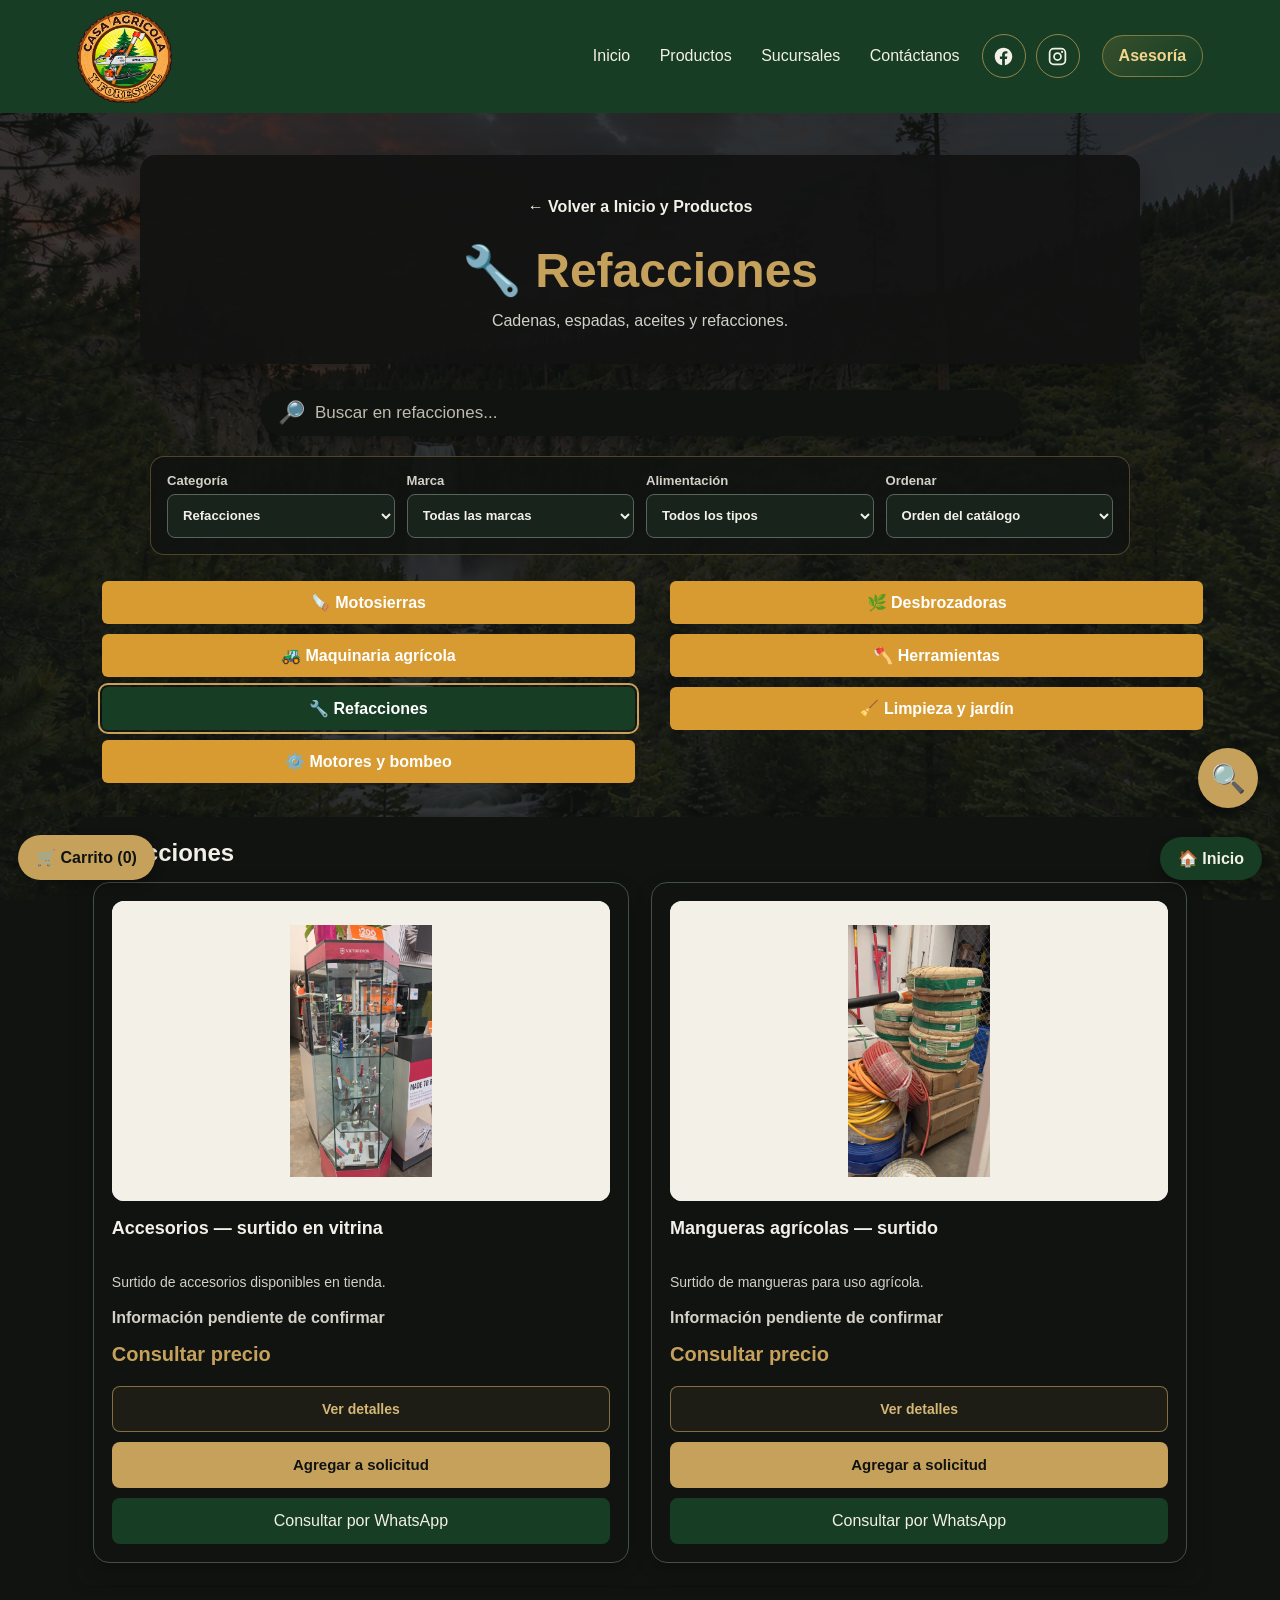
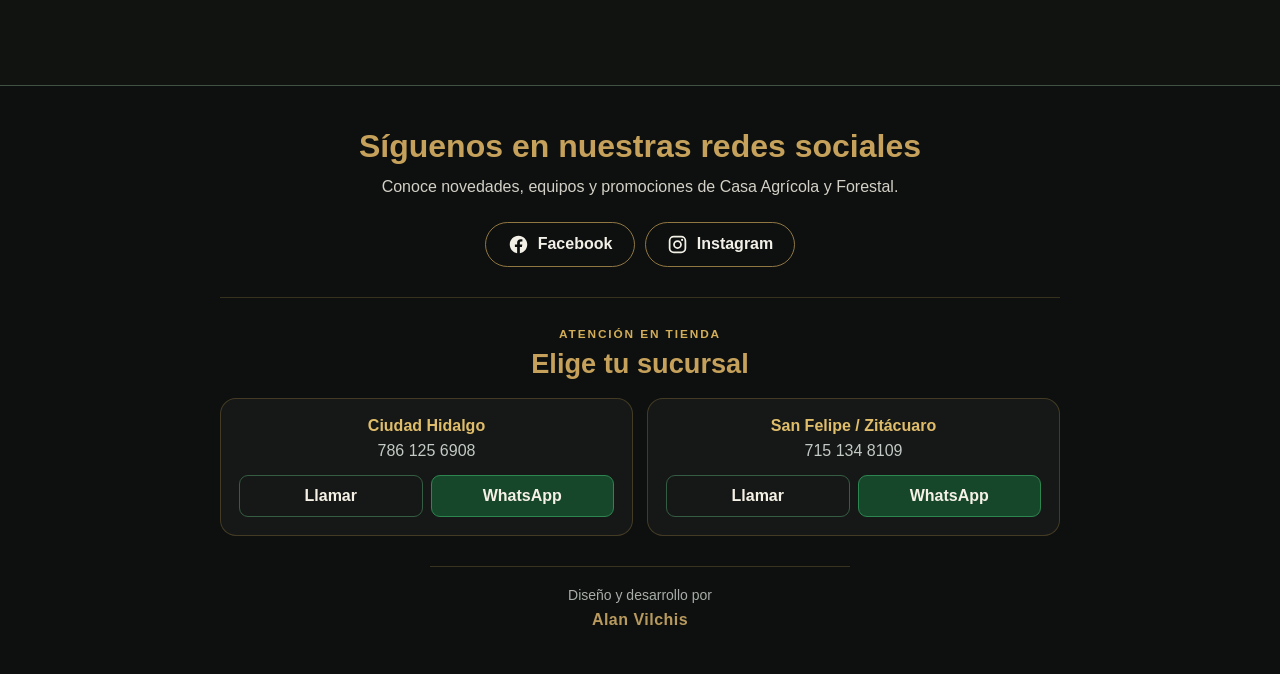
<file: categorias/refacciones.html>
<!DOCTYPE html>
<html lang="es">
<head>
    <meta charset="UTF-8">
    <meta name="viewport" content="width=device-width, initial-scale=1.0">
    <meta property="og:type" content="website">
    <meta property="og:locale" content="es_MX">
    <base href="../">
    <meta name="description" content="Consulta refacciones y accesorios disponibles en Casa Agrícola y Forestal.">
    <link rel="canonical" href="https://alanvil.github.io/casa-agricola-forestal/categorias/refacciones.html">
    <meta property="og:title" content="Refacciones | Casa Agrícola y Forestal">
    <meta property="og:description" content="Refacciones y accesorios para equipos agrícolas y forestales.">
    <meta property="og:url" content="https://alanvil.github.io/casa-agricola-forestal/categorias/refacciones.html">
    <meta property="og:image" content="https://alanvil.github.io/casa-agricola-forestal/Logo.png">
    <meta name="twitter:card" content="summary">
    <title>Refacciones | Casa Agrícola y Forestal</title>
    <link rel="stylesheet" href="assets/css/estilos.css">
</head>
<body data-categoria="refacciones">
<header>
    <div class="logo">
        <a href="index.html#inicio" aria-label="Ir al inicio">
            <img src="Logo-transparente.png" alt="Casa Agrícola y Forestal">
        </a>
    </div>
    <div class="header-actions">
        <nav aria-label="Navegación principal">
            <a href="index.html#inicio">Inicio</a>
            <a href="index.html#productos">Productos</a>
            <a href="index.html#sucursales">Sucursales</a>
            <a href="index.html#contacto">Contáctanos</a>
        </nav>
        <div class="header-social" aria-label="Redes sociales">
            <a class="social-link" href="https://www.facebook.com/casaagricolayforestal" target="_blank" rel="noopener noreferrer" aria-label="Visitar Casa Agrícola y Forestal en Facebook">
                <svg viewBox="0 0 24 24" aria-hidden="true"><path d="M22 12.06C22 6.5 17.52 2 12 2S2 6.5 2 12.06c0 5.02 3.66 9.19 8.44 9.94v-7.03H7.9v-2.91h2.54V9.85c0-2.52 1.49-3.91 3.77-3.91 1.09 0 2.23.2 2.23.2v2.47h-1.25c-1.24 0-1.63.77-1.63 1.56v1.89h2.77l-.44 2.91h-2.33V22C18.34 21.25 22 17.08 22 12.06Z"/></svg>
            </a>
            <a class="social-link" href="https://www.instagram.com/casaagricolayforestal/" target="_blank" rel="noopener noreferrer" aria-label="Visitar Casa Agrícola y Forestal en Instagram">
                <svg viewBox="0 0 24 24" aria-hidden="true"><path d="M7.8 2h8.4A5.8 5.8 0 0 1 22 7.8v8.4a5.8 5.8 0 0 1-5.8 5.8H7.8A5.8 5.8 0 0 1 2 16.2V7.8A5.8 5.8 0 0 1 7.8 2Zm-.2 2A3.6 3.6 0 0 0 4 7.6v8.8A3.6 3.6 0 0 0 7.6 20h8.8a3.6 3.6 0 0 0 3.6-3.6V7.6A3.6 3.6 0 0 0 16.4 4H7.6Zm9.65 1.5a1.25 1.25 0 1 1 0 2.5 1.25 1.25 0 0 1 0-2.5ZM12 7a5 5 0 1 1 0 10 5 5 0 0 1 0-10Zm0 2a3 3 0 1 0 0 6 3 3 0 0 0 0-6Z"/></svg>
            </a>
        </div>
    </div>
</header>

<main class="pagina-categoria">
    <section class="categoria-portada">
        <a class="volver-inicio" href="index.html#productos">← Volver a Inicio y Productos</a>
        <h1>🔧 Refacciones</h1>
        <p>Cadenas, espadas, aceites y refacciones.</p>
    </section>

    <div class="buscador-productos">
        <span aria-hidden="true">🔎</span>
        <input type="search" id="buscarProducto" placeholder="Buscar en refacciones..." aria-label="Buscar productos en Refacciones">
    </div>
    <p id="sinResultados" style="display: none;">🔎 No encontramos productos con esa búsqueda.</p>

    <nav class="menu-categorias" aria-label="Categorías del catálogo">
            <a href="categorias/motosierras.html">🪚 Motosierras</a>
            <a href="categorias/desbrozadoras.html">🌿 Desbrozadoras</a>
            <a href="categorias/maquinaria.html">🚜 Maquinaria agrícola</a>
            <a href="categorias/herramientas.html">🪓 Herramientas</a>
            <a href="categorias/refacciones.html" aria-current="page">🔧 Refacciones</a>
            <a href="categorias/limpieza.html">🧹 Limpieza y jardín</a>
            <a href="categorias/motores-bombeo.html">⚙️ Motores y bombeo</a>
    </nav>

    <div id="comparador-categoria"></div>

    <section class="categoria categoria-contenido" id="refacciones" aria-labelledby="titulo-lista">
        <h2 id="titulo-lista">Refacciones</h2>
        <div class="lista-productos" data-categoria-productos="refacciones"></div>
    </section>
</main>

<footer id="contacto" class="site-footer">
    <h2>Síguenos en nuestras redes sociales</h2>
    <p>Conoce novedades, equipos y promociones de Casa Agrícola y Forestal.</p>
    <div class="footer-social" aria-label="Perfiles oficiales en redes sociales">
        <a class="social-link" href="https://www.facebook.com/casaagricolayforestal" target="_blank" rel="noopener noreferrer" aria-label="Visitar Casa Agrícola y Forestal en Facebook">
            <svg viewBox="0 0 24 24" aria-hidden="true"><path d="M22 12.06C22 6.5 17.52 2 12 2S2 6.5 2 12.06c0 5.02 3.66 9.19 8.44 9.94v-7.03H7.9v-2.91h2.54V9.85c0-2.52 1.49-3.91 3.77-3.91 1.09 0 2.23.2 2.23.2v2.47h-1.25c-1.24 0-1.63.77-1.63 1.56v1.89h2.77l-.44 2.91h-2.33V22C18.34 21.25 22 17.08 22 12.06Z"/></svg>
            <span>Facebook</span>
        </a>
        <a class="social-link" href="https://www.instagram.com/casaagricolayforestal/" target="_blank" rel="noopener noreferrer" aria-label="Visitar Casa Agrícola y Forestal en Instagram">
            <svg viewBox="0 0 24 24" aria-hidden="true"><path d="M7.8 2h8.4A5.8 5.8 0 0 1 22 7.8v8.4a5.8 5.8 0 0 1-5.8 5.8H7.8A5.8 5.8 0 0 1 2 16.2V7.8A5.8 5.8 0 0 1 7.8 2Zm-.2 2A3.6 3.6 0 0 0 4 7.6v8.8A3.6 3.6 0 0 0 7.6 20h8.8a3.6 3.6 0 0 0 3.6-3.6V7.6A3.6 3.6 0 0 0 16.4 4H7.6Zm9.65 1.5a1.25 1.25 0 1 1 0 2.5 1.25 1.25 0 0 1 0-2.5ZM12 7a5 5 0 1 1 0 10 5 5 0 0 1 0-10Zm0 2a3 3 0 1 0 0 6 3 3 0 0 0 0-6Z"/></svg>
            <span>Instagram</span>
        </a>
    </div>
    <div class="developer-credit" aria-label="Créditos del sitio">
        <span>Diseño y desarrollo por</span>
        <strong>Alan Vilchis</strong>
    </div>
</footer>

<div id="panel-buscador" class="panel-buscador">
    <input type="search" id="buscar-producto" placeholder="🔍 Buscar en esta categoría..." oninput="sincronizarBusquedaFlotante()" aria-label="Buscar en esta categoría">
</div>
<div class="controles-flotantes" aria-label="Accesos rápidos">
    <button class="buscar-flotante" type="button" onclick="abrirBuscador()" aria-label="Buscar productos">🔍</button>
    <a href="index.html#inicio" class="inicio-flotante">🏠 Inicio</a>
    <button class="carrito-flotante" type="button" onclick="abrirCarrito()">🛒 Carrito (<span id="contador-carrito">0</span>)</button>
</div>

<div id="ventana-carrito" class="ventana-carrito">
    <div class="carrito-contenido">
        <button class="cerrar-carrito" type="button" onclick="cerrarCarrito()" aria-label="Cerrar carrito">✕</button>
        <h2>🛒 Mi carrito</h2>
        <div id="productos-carrito"><p>Tu carrito está vacío.</p></div>
        <h3>Total: $<span id="total-carrito">0</span> MXN</h3>
        <button class="boton-pagar" type="button" onclick="abrirCheckout()">Enviar pedido por WhatsApp</button><button class="boton-secundario-carrito" type="button" onclick="cerrarCarrito()">← Seguir comprando</button>
    </div>
</div>

<div id="checkout" class="ventana-checkout">
    <div class="checkout-contenido">
        <button class="cerrar-carrito" type="button" onclick="cerrarCheckout()" aria-label="Cerrar preparación del pedido">✕</button><h2>Enviar pedido por WhatsApp</h2><p class="checkout-texto">Selecciona la sucursal donde deseas recogerlo.</p><fieldset class="selector-sucursal"><legend>Sucursal de recogida</legend><label class="opcion-sucursal"><input type="radio" name="sucursal-recogida" value="san-felipe"><span><strong>Sucursal San Felipe / Zitácuaro</strong><small>Carretera Toluca–Morelia km 105 SN, CP 61529, Zitácuaro, Michoacán.</small></span></label><label class="opcion-sucursal"><input type="radio" name="sucursal-recogida" value="ciudad-hidalgo"><span><strong>Sucursal Ciudad Hidalgo</strong><small>Av. Morelos Oriente N342, Col. El Paraíso, CP 61183, Ciudad Hidalgo, Michoacán.</small></span></label></fieldset><p id="error-sucursal" class="mensaje-error-sucursal" role="alert" hidden>Selecciona una sucursal para continuar.</p><div class="recoger-tienda"><strong>🏪 Modalidad: Recoger en tienda</strong><p>La tienda confirmará por WhatsApp la disponibilidad y el precio final.</p></div><div class="checkout-total">Total estimado: <strong>$<span id="checkout-total">0</span> MXN</strong></div><button class="boton-whatsapp-pedido" type="button" onclick="enviarPedidoWhatsApp()">Enviar pedido por WhatsApp</button><button class="boton-volver-carrito" type="button" onclick="volverAlCarrito()">← Volver al carrito</button><p class="aviso-pedido">Abrir WhatsApp no confirma el pedido. No se realizará ningún pago en línea.</p><div class="pago-en-linea-inactivo" hidden aria-hidden="true"><input type="text" id="cliente-nombre" disabled><input type="tel" id="cliente-telefono" disabled><input type="email" id="cliente-email" disabled><button type="button" onclick="continuarPago()" disabled>Pago con tarjeta no disponible</button></div>
    </div>
</div>

<script src="assets/js/productos.js"></script>
<script src="assets/js/promociones-config.js"></script>
<script src="assets/js/promociones.js"></script>
<script src="assets/js/contactos.js"></script>
<script src="assets/js/catalogo.js"></script>
<script src="assets/js/carrito.js"></script>
<script src="assets/js/pagina-categoria.js"></script>
</body>
</html>
</file>
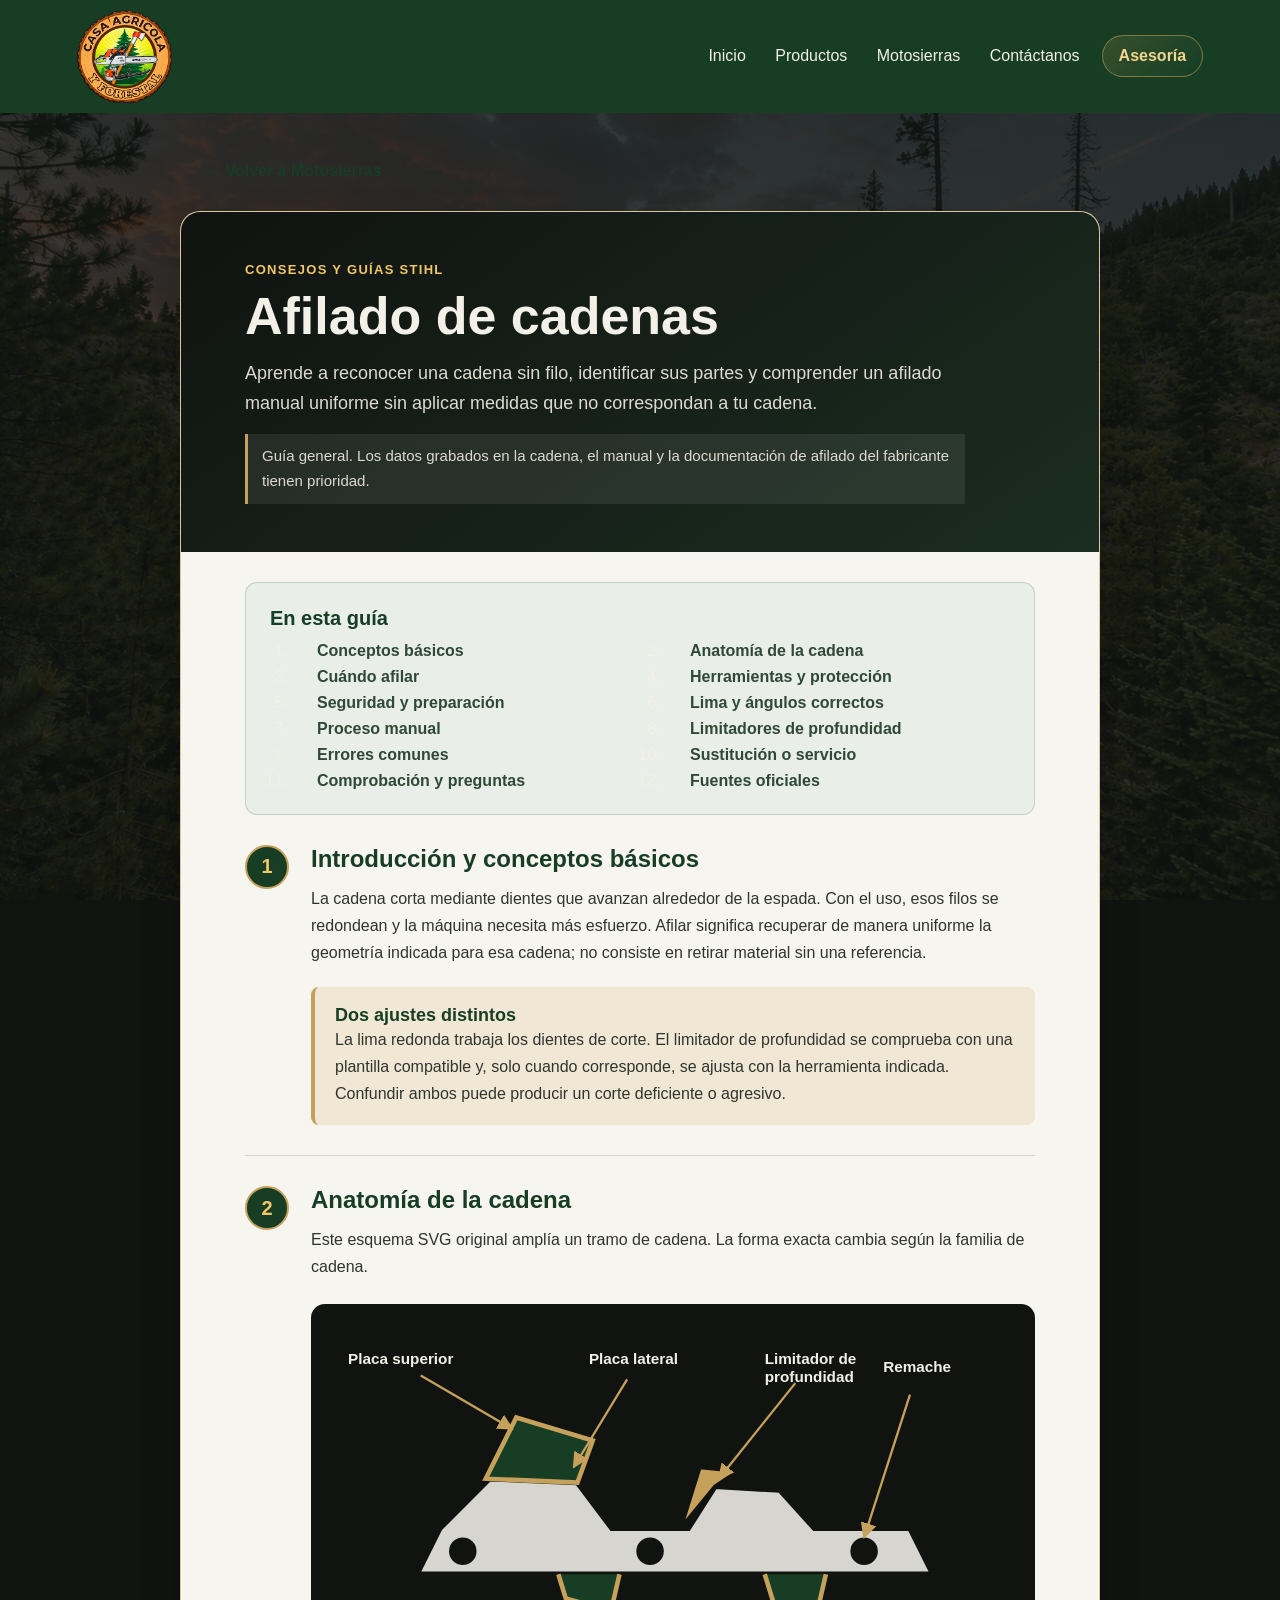
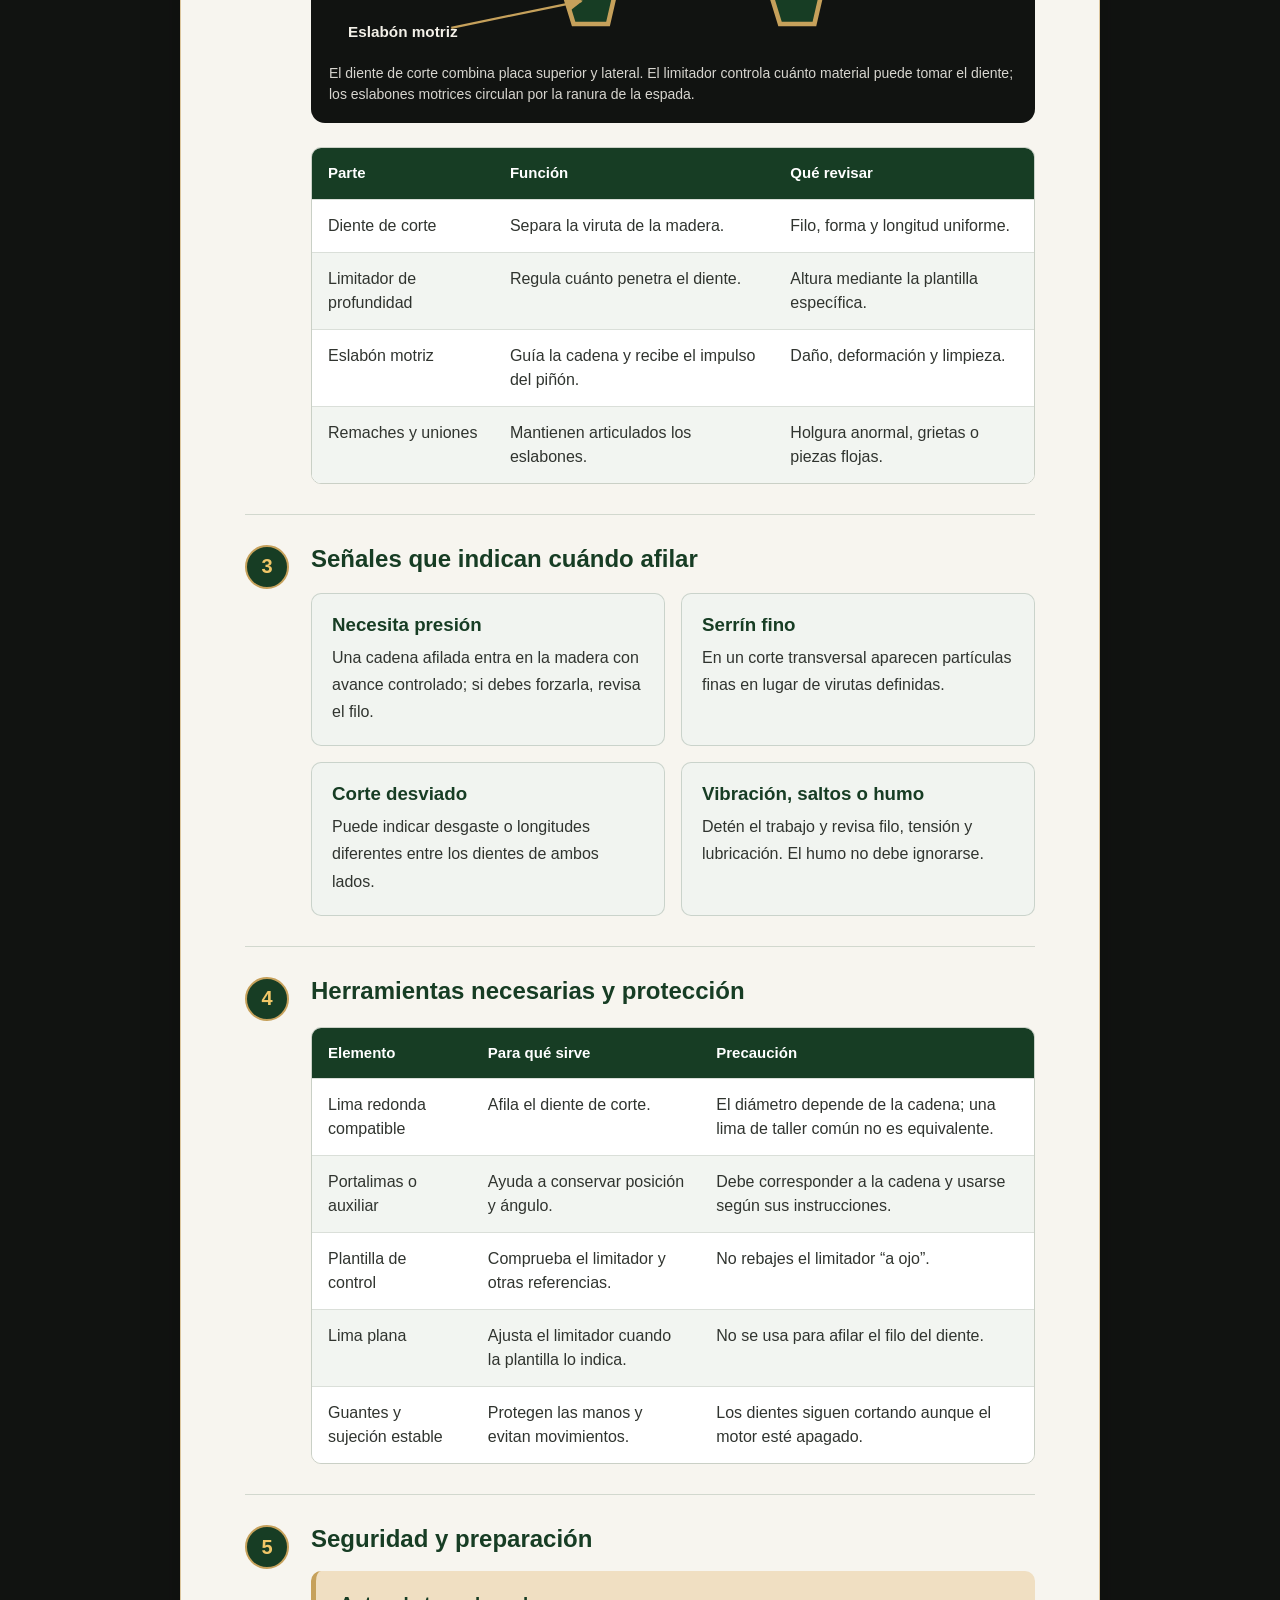
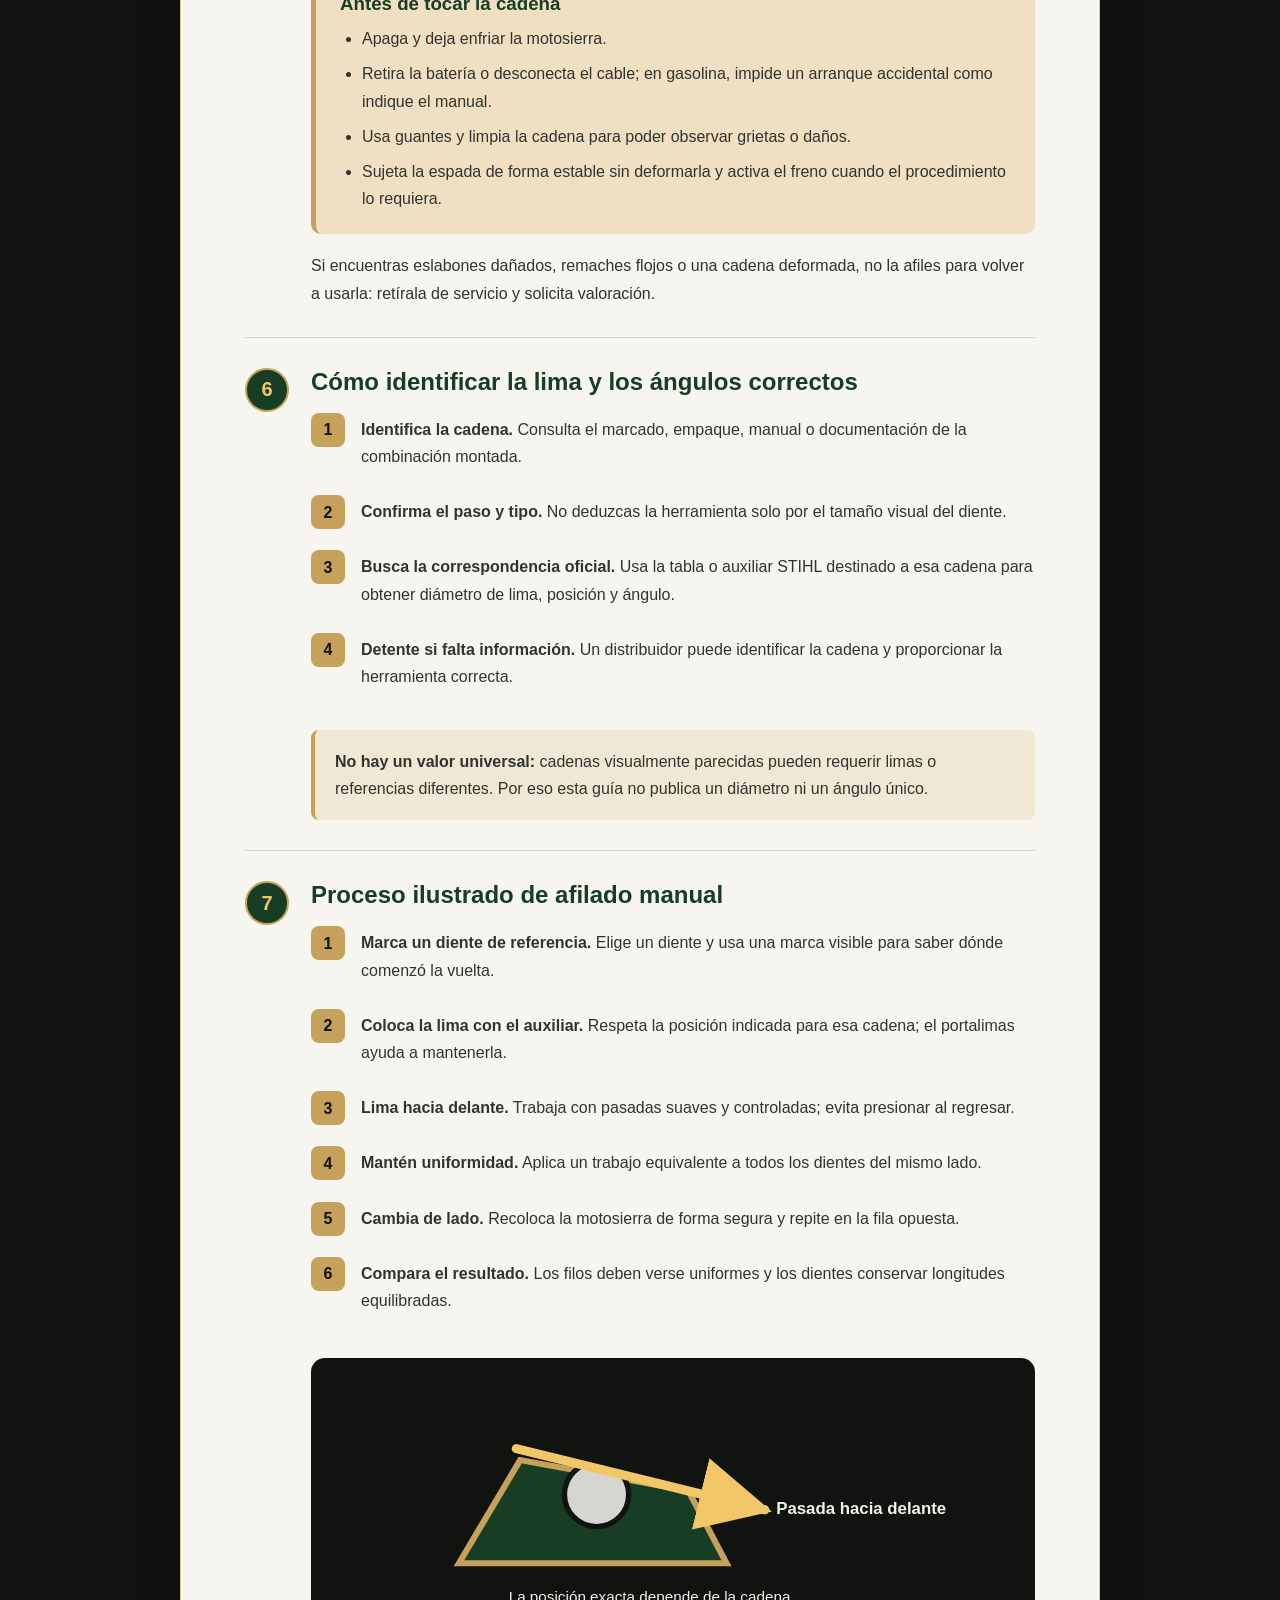
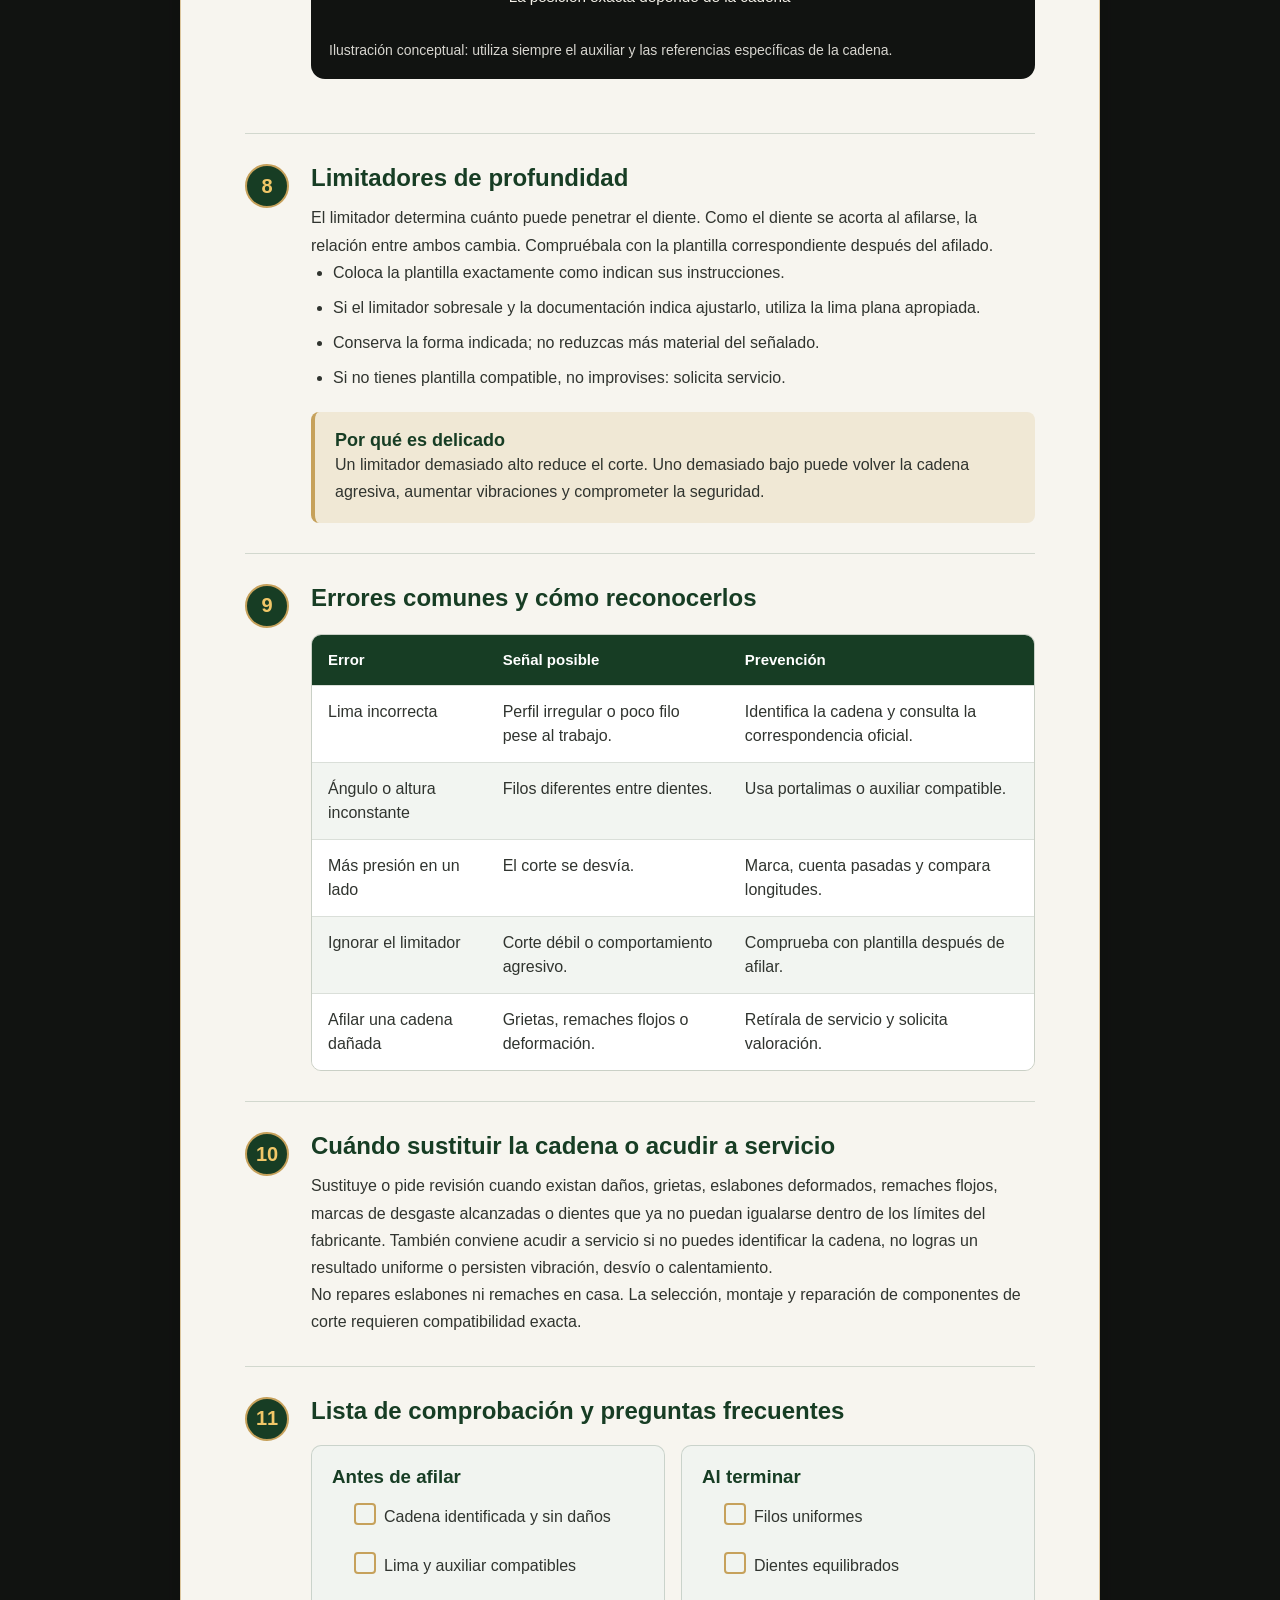
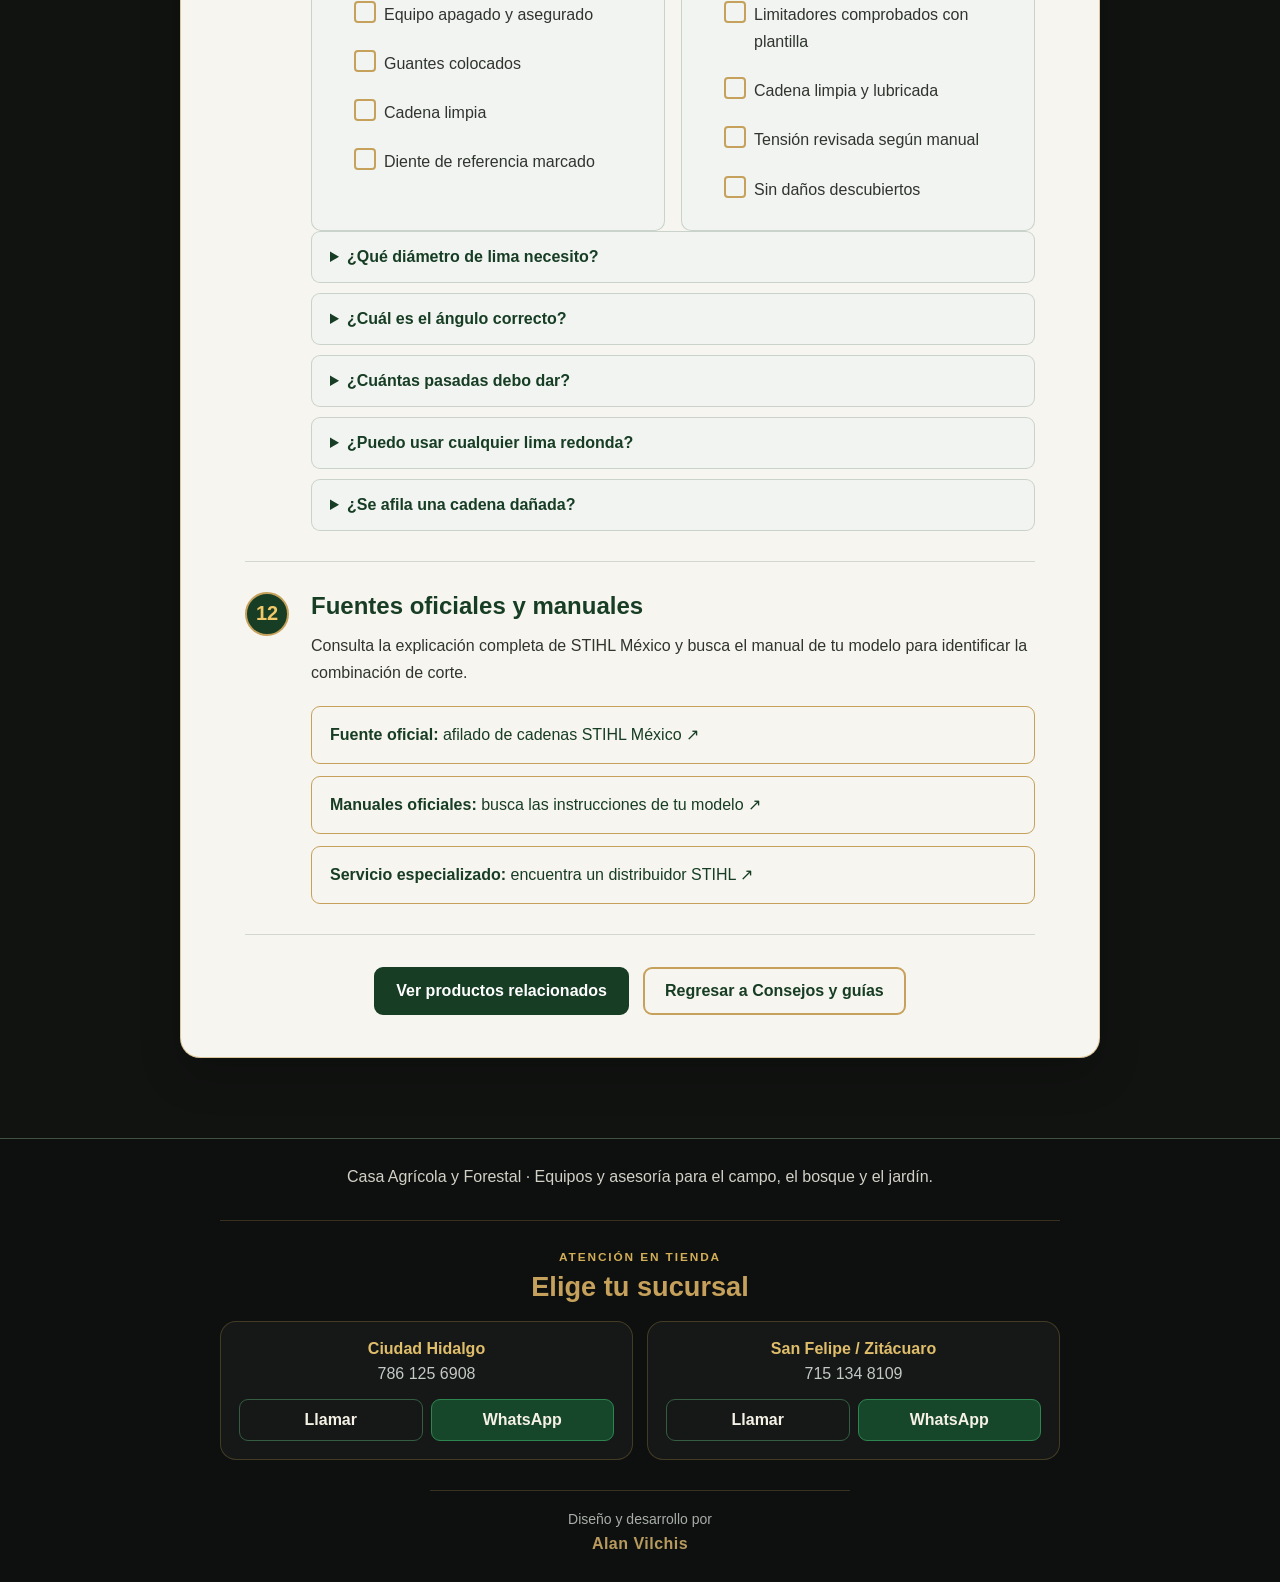
<file: guias/afilado-cadenas.html>
<!DOCTYPE html>
<html lang="es">
<head>
    <meta charset="UTF-8">
    <meta name="viewport" content="width=device-width, initial-scale=1.0">
    <meta property="og:type" content="website">
    <meta property="og:locale" content="es_MX">
    <base href="../">
    <meta name="description" content="Guía práctica para reconocer el desgaste y comprender el afilado seguro de cadenas de motosierra.">
    <link rel="canonical" href="https://alanvil.github.io/casa-agricola-forestal/guias/afilado-cadenas.html">
    <meta property="og:title" content="Afilado de cadenas | Casa Agrícola y Forestal">
    <meta property="og:description" content="Guía práctica para reconocer el desgaste y comprender el afilado seguro de cadenas.">
    <meta property="og:url" content="https://alanvil.github.io/casa-agricola-forestal/guias/afilado-cadenas.html">
    <meta property="og:image" content="https://alanvil.github.io/casa-agricola-forestal/Logo.png">
    <meta name="twitter:card" content="summary">
    <title>Afilado de cadenas | Casa Agrícola y Forestal</title>
    <link rel="stylesheet" href="assets/css/estilos.css">
</head>
<body>
<header>
    <div class="logo">
        <a href="index.html#inicio" aria-label="Ir al inicio">
            <img src="Logo-transparente.png" alt="Casa Agrícola y Forestal">
        </a>
    </div>
    <div class="header-actions">
        <nav aria-label="Navegación principal">
            <a href="index.html#inicio">Inicio</a>
            <a href="index.html#productos">Productos</a>
            <a href="categorias/motosierras.html">Motosierras</a>
            <a href="index.html#contacto">Contáctanos</a>
        </nav>
    </div>
</header>

<main class="pagina-guia">
    <nav class="migas-guia" aria-label="Ruta de navegación">
        <a href="categorias/motosierras.html">← Volver a Motosierras</a>
    </nav>

    <article class="guia-articulo guia-articulo-extenso">
        <header class="guia-portada">
            <span>Consejos y guías STIHL</span>
            <h1>Afilado de cadenas</h1>
            <p>Aprende a reconocer una cadena sin filo, identificar sus partes y comprender un afilado manual uniforme sin aplicar medidas que no correspondan a tu cadena.</p>
            <p class="guia-alcance">Guía general. Los datos grabados en la cadena, el manual y la documentación de afilado del fabricante tienen prioridad.</p>
        </header>

        <nav class="guia-indice" aria-label="Contenido de la guía"><strong>En esta guía</strong><ol>
            <li><a href="#conceptos">Conceptos básicos</a></li><li><a href="#anatomia">Anatomía de la cadena</a></li>
            <li><a href="#senales">Cuándo afilar</a></li><li><a href="#herramientas">Herramientas y protección</a></li>
            <li><a href="#preparacion">Seguridad y preparación</a></li><li><a href="#identificacion">Lima y ángulos correctos</a></li>
            <li><a href="#proceso">Proceso manual</a></li><li><a href="#limitadores">Limitadores de profundidad</a></li>
            <li><a href="#errores">Errores comunes</a></li><li><a href="#sustitucion">Sustitución o servicio</a></li>
            <li><a href="#comprobacion">Comprobación y preguntas</a></li><li><a href="#fuentes">Fuentes oficiales</a></li>
        </ol></nav>

        <section class="guia-bloque" id="conceptos"><div class="guia-numero" aria-hidden="true">1</div><div>
            <h2>Introducción y conceptos básicos</h2>
            <p>La cadena corta mediante dientes que avanzan alrededor de la espada. Con el uso, esos filos se redondean y la máquina necesita más esfuerzo. Afilar significa recuperar de manera uniforme la geometría indicada para esa cadena; no consiste en retirar material sin una referencia.</p>
            <div class="guia-consejo"><strong>Dos ajustes distintos</strong><p>La lima redonda trabaja los dientes de corte. El limitador de profundidad se comprueba con una plantilla compatible y, solo cuando corresponde, se ajusta con la herramienta indicada. Confundir ambos puede producir un corte deficiente o agresivo.</p></div>
        </div></section>

        <section class="guia-bloque" id="anatomia"><div class="guia-numero" aria-hidden="true">2</div><div>
            <h2>Anatomía de la cadena</h2>
            <p>Este esquema SVG original amplía un tramo de cadena. La forma exacta cambia según la familia de cadena.</p>
            <figure class="diagrama-motosierra">
                <svg viewBox="0 0 900 430" role="img" aria-labelledby="cadena-titulo cadena-desc">
                    <title id="cadena-titulo">Partes principales de una cadena de motosierra</title><desc id="cadena-desc">Esquema de un diente de corte, placa superior, placa lateral, limitador de profundidad, remaches, eslabón de unión y eslabón motriz.</desc>
                    <defs><marker id="flecha-cadena" viewBox="0 0 10 10" refX="9" refY="5" markerWidth="7" markerHeight="7" orient="auto"><path d="M0 0L10 5L0 10z" fill="#C6A15B"/></marker></defs>
                    <path d="M145 270 L210 205 L325 210 L370 270 L470 270 L505 215 L590 220 L635 270 L760 270 L790 330 L115 330 Z" fill="#D7D5CF" stroke="#101310" stroke-width="7"/>
                    <path d="M205 205 L245 125 L345 155 L325 210 Z" fill="#173d24" stroke="#C6A15B" stroke-width="6"/>
                    <path d="M460 270 L485 190 L535 195 L505 215 Z" fill="#C6A15B" stroke="#101310" stroke-width="5"/>
                    <path d="M300 330 L320 395 L365 395 L380 330 M570 330 L590 395 L635 395 L650 330" fill="#173d24" stroke="#C6A15B" stroke-width="6"/>
                    <circle cx="175" cy="300" r="18" fill="#111311"/><circle cx="420" cy="300" r="18" fill="#111311"/><circle cx="700" cy="300" r="18" fill="#111311"/>
                    <g fill="none" stroke="#C6A15B" stroke-width="3" marker-end="url(#flecha-cadena)"><path d="M120 70L240 140"/><path d="M390 75L320 190"/><path d="M610 80L510 205"/><path d="M760 95L700 282"/><path d="M160 400L330 365"/></g>
                    <g fill="#F3F0E8" font-family="Arial, sans-serif" font-size="20" font-weight="700"><text x="25" y="55">Placa superior</text><text x="340" y="55">Placa lateral</text><text x="570" y="55">Limitador de</text><text x="570" y="79">profundidad</text><text x="725" y="65">Remache</text><text x="25" y="412">Eslabón motriz</text></g>
                </svg>
                <figcaption>El diente de corte combina placa superior y lateral. El limitador controla cuánto material puede tomar el diente; los eslabones motrices circulan por la ranura de la espada.</figcaption>
            </figure>
            <div class="tabla-responsive"><table class="tabla-guia"><thead><tr><th>Parte</th><th>Función</th><th>Qué revisar</th></tr></thead><tbody>
                <tr><td>Diente de corte</td><td>Separa la viruta de la madera.</td><td>Filo, forma y longitud uniforme.</td></tr>
                <tr><td>Limitador de profundidad</td><td>Regula cuánto penetra el diente.</td><td>Altura mediante la plantilla específica.</td></tr>
                <tr><td>Eslabón motriz</td><td>Guía la cadena y recibe el impulso del piñón.</td><td>Daño, deformación y limpieza.</td></tr>
                <tr><td>Remaches y uniones</td><td>Mantienen articulados los eslabones.</td><td>Holgura anormal, grietas o piezas flojas.</td></tr>
            </tbody></table></div>
        </div></section>

        <section class="guia-bloque" id="senales"><div class="guia-numero" aria-hidden="true">3</div><div>
            <h2>Señales que indican cuándo afilar</h2>
            <div class="guia-columnas">
                <div class="guia-mini-tarjeta"><h3>Necesita presión</h3><p>Una cadena afilada entra en la madera con avance controlado; si debes forzarla, revisa el filo.</p></div>
                <div class="guia-mini-tarjeta"><h3>Serrín fino</h3><p>En un corte transversal aparecen partículas finas en lugar de virutas definidas.</p></div>
                <div class="guia-mini-tarjeta"><h3>Corte desviado</h3><p>Puede indicar desgaste o longitudes diferentes entre los dientes de ambos lados.</p></div>
                <div class="guia-mini-tarjeta"><h3>Vibración, saltos o humo</h3><p>Detén el trabajo y revisa filo, tensión y lubricación. El humo no debe ignorarse.</p></div>
            </div>
        </div></section>

        <section class="guia-bloque" id="herramientas"><div class="guia-numero" aria-hidden="true">4</div><div>
            <h2>Herramientas necesarias y protección</h2>
            <div class="tabla-responsive"><table class="tabla-guia"><thead><tr><th>Elemento</th><th>Para qué sirve</th><th>Precaución</th></tr></thead><tbody>
                <tr><td>Lima redonda compatible</td><td>Afila el diente de corte.</td><td>El diámetro depende de la cadena; una lima de taller común no es equivalente.</td></tr>
                <tr><td>Portalimas o auxiliar</td><td>Ayuda a conservar posición y ángulo.</td><td>Debe corresponder a la cadena y usarse según sus instrucciones.</td></tr>
                <tr><td>Plantilla de control</td><td>Comprueba el limitador y otras referencias.</td><td>No rebajes el limitador “a ojo”.</td></tr>
                <tr><td>Lima plana</td><td>Ajusta el limitador cuando la plantilla lo indica.</td><td>No se usa para afilar el filo del diente.</td></tr>
                <tr><td>Guantes y sujeción estable</td><td>Protegen las manos y evitan movimientos.</td><td>Los dientes siguen cortando aunque el motor esté apagado.</td></tr>
            </tbody></table></div>
        </div></section>

        <section class="guia-bloque" id="preparacion"><div class="guia-numero" aria-hidden="true">5</div><div>
            <h2>Seguridad y preparación</h2>
            <aside class="guia-seguridad"><h3>Antes de tocar la cadena</h3><ul><li>Apaga y deja enfriar la motosierra.</li><li>Retira la batería o desconecta el cable; en gasolina, impide un arranque accidental como indique el manual.</li><li>Usa guantes y limpia la cadena para poder observar grietas o daños.</li><li>Sujeta la espada de forma estable sin deformarla y activa el freno cuando el procedimiento lo requiera.</li></ul></aside>
            <p>Si encuentras eslabones dañados, remaches flojos o una cadena deformada, no la afiles para volver a usarla: retírala de servicio y solicita valoración.</p>
        </div></section>

        <section class="guia-bloque" id="identificacion"><div class="guia-numero" aria-hidden="true">6</div><div>
            <h2>Cómo identificar la lima y los ángulos correctos</h2>
            <ol class="pasos-guia"><li><strong>Identifica la cadena.</strong> Consulta el marcado, empaque, manual o documentación de la combinación montada.</li><li><strong>Confirma el paso y tipo.</strong> No deduzcas la herramienta solo por el tamaño visual del diente.</li><li><strong>Busca la correspondencia oficial.</strong> Usa la tabla o auxiliar STIHL destinado a esa cadena para obtener diámetro de lima, posición y ángulo.</li><li><strong>Detente si falta información.</strong> Un distribuidor puede identificar la cadena y proporcionar la herramienta correcta.</li></ol>
            <p class="guia-nota-modelo"><strong>No hay un valor universal:</strong> cadenas visualmente parecidas pueden requerir limas o referencias diferentes. Por eso esta guía no publica un diámetro ni un ángulo único.</p>
        </div></section>

        <section class="guia-bloque" id="proceso"><div class="guia-numero" aria-hidden="true">7</div><div>
            <h2>Proceso ilustrado de afilado manual</h2>
            <ol class="pasos-guia"><li><strong>Marca un diente de referencia.</strong> Elige un diente y usa una marca visible para saber dónde comenzó la vuelta.</li><li><strong>Coloca la lima con el auxiliar.</strong> Respeta la posición indicada para esa cadena; el portalimas ayuda a mantenerla.</li><li><strong>Lima hacia delante.</strong> Trabaja con pasadas suaves y controladas; evita presionar al regresar.</li><li><strong>Mantén uniformidad.</strong> Aplica un trabajo equivalente a todos los dientes del mismo lado.</li><li><strong>Cambia de lado.</strong> Recoloca la motosierra de forma segura y repite en la fila opuesta.</li><li><strong>Compara el resultado.</strong> Los filos deben verse uniformes y los dientes conservar longitudes equilibradas.</li></ol>
            <figure class="diagrama-motosierra"><svg viewBox="0 0 900 330" role="img" aria-labelledby="limado-titulo limado-desc"><title id="limado-titulo">Dirección general del limado manual</title><desc id="limado-desc">Un diente ampliado, una lima redonda apoyada en su perfil y una flecha que muestra la pasada hacia delante.</desc><defs><marker id="flecha-lima" viewBox="0 0 10 10" refX="9" refY="5" markerWidth="8" markerHeight="8" orient="auto"><path d="M0 0L10 5L0 10z" fill="#F1C768"/></marker></defs><path d="M170 245L250 110L470 150L520 245Z" fill="#173d24" stroke="#C6A15B" stroke-width="8"/><circle cx="350" cy="155" r="42" fill="#D7D5CF" stroke="#111311" stroke-width="7"/><path d="M245 95L570 175" stroke="#F1C768" stroke-width="12" stroke-linecap="round" marker-end="url(#flecha-lima)"/><text x="585" y="180" fill="#F3F0E8" font-family="Arial" font-size="22" font-weight="700">Pasada hacia delante</text><text x="235" y="295" fill="#F3F0E8" font-family="Arial" font-size="20">La posición exacta depende de la cadena</text></svg><figcaption>Ilustración conceptual: utiliza siempre el auxiliar y las referencias específicas de la cadena.</figcaption></figure>
        </div></section>

        <section class="guia-bloque" id="limitadores"><div class="guia-numero" aria-hidden="true">8</div><div>
            <h2>Limitadores de profundidad</h2>
            <p>El limitador determina cuánto puede penetrar el diente. Como el diente se acorta al afilarse, la relación entre ambos cambia. Compruébala con la plantilla correspondiente después del afilado.</p>
            <ul><li>Coloca la plantilla exactamente como indican sus instrucciones.</li><li>Si el limitador sobresale y la documentación indica ajustarlo, utiliza la lima plana apropiada.</li><li>Conserva la forma indicada; no reduzcas más material del señalado.</li><li>Si no tienes plantilla compatible, no improvises: solicita servicio.</li></ul>
            <div class="guia-consejo"><strong>Por qué es delicado</strong><p>Un limitador demasiado alto reduce el corte. Uno demasiado bajo puede volver la cadena agresiva, aumentar vibraciones y comprometer la seguridad.</p></div>
        </div></section>

        <section class="guia-bloque" id="errores"><div class="guia-numero" aria-hidden="true">9</div><div>
            <h2>Errores comunes y cómo reconocerlos</h2>
            <div class="tabla-responsive"><table class="tabla-guia"><thead><tr><th>Error</th><th>Señal posible</th><th>Prevención</th></tr></thead><tbody>
                <tr><td>Lima incorrecta</td><td>Perfil irregular o poco filo pese al trabajo.</td><td>Identifica la cadena y consulta la correspondencia oficial.</td></tr>
                <tr><td>Ángulo o altura inconstante</td><td>Filos diferentes entre dientes.</td><td>Usa portalimas o auxiliar compatible.</td></tr>
                <tr><td>Más presión en un lado</td><td>El corte se desvía.</td><td>Marca, cuenta pasadas y compara longitudes.</td></tr>
                <tr><td>Ignorar el limitador</td><td>Corte débil o comportamiento agresivo.</td><td>Comprueba con plantilla después de afilar.</td></tr>
                <tr><td>Afilar una cadena dañada</td><td>Grietas, remaches flojos o deformación.</td><td>Retírala de servicio y solicita valoración.</td></tr>
            </tbody></table></div>
        </div></section>

        <section class="guia-bloque" id="sustitucion"><div class="guia-numero" aria-hidden="true">10</div><div>
            <h2>Cuándo sustituir la cadena o acudir a servicio</h2>
            <p>Sustituye o pide revisión cuando existan daños, grietas, eslabones deformados, remaches flojos, marcas de desgaste alcanzadas o dientes que ya no puedan igualarse dentro de los límites del fabricante. También conviene acudir a servicio si no puedes identificar la cadena, no logras un resultado uniforme o persisten vibración, desvío o calentamiento.</p>
            <p>No repares eslabones ni remaches en casa. La selección, montaje y reparación de componentes de corte requieren compatibilidad exacta.</p>
        </div></section>

        <section class="guia-bloque" id="comprobacion"><div class="guia-numero" aria-hidden="true">11</div><div>
            <h2>Lista de comprobación y preguntas frecuentes</h2>
            <div class="listas-check"><div><h3>Antes de afilar</h3><ul class="checklist"><li>Cadena identificada y sin daños</li><li>Lima y auxiliar compatibles</li><li>Equipo apagado y asegurado</li><li>Guantes colocados</li><li>Cadena limpia</li><li>Diente de referencia marcado</li></ul></div><div><h3>Al terminar</h3><ul class="checklist"><li>Filos uniformes</li><li>Dientes equilibrados</li><li>Limitadores comprobados con plantilla</li><li>Cadena limpia y lubricada</li><li>Tensión revisada según manual</li><li>Sin daños descubiertos</li></ul></div></div>
            <div class="preguntas-guia"><details><summary>¿Qué diámetro de lima necesito?</summary><p>El que corresponda al paso y tipo exactos de tu cadena según la tabla o herramienta oficial. No debe elegirse por aproximación.</p></details><details><summary>¿Cuál es el ángulo correcto?</summary><p>Depende de la cadena. Consulta su documentación y utiliza las marcas o el auxiliar compatibles.</p></details><details><summary>¿Cuántas pasadas debo dar?</summary><p>No existe una cifra universal. Aplica las necesarias para recuperar el filo manteniendo un trabajo equivalente en todos los dientes.</p></details><details><summary>¿Puedo usar cualquier lima redonda?</summary><p>No. Las limas para cadenas tienen características específicas y el diámetro debe coincidir con la cadena.</p></details><details><summary>¿Se afila una cadena dañada?</summary><p>No. Una cadena agrietada, deformada o con uniones defectuosas debe retirarse y revisarse profesionalmente.</p></details></div>
        </div></section>

        <section class="guia-bloque" id="fuentes"><div class="guia-numero" aria-hidden="true">12</div><div>
            <h2>Fuentes oficiales y manuales</h2><p>Consulta la explicación completa de STIHL México y busca el manual de tu modelo para identificar la combinación de corte.</p>
            <div class="guia-enlaces-oficiales"><a href="https://www.stihl.com.mx/es/asesor-de-productos-proyectos/mantenimiento-de-maquinas/consejos-motosierras/afilar-cadena-motosierra" target="_blank" rel="noopener noreferrer"><strong>Fuente oficial:</strong> afilado de cadenas STIHL México <span aria-hidden="true">↗</span></a><a href="https://www.stihl.com.mx/es/informacion-y-servicios/manuales-instrucciones" target="_blank" rel="noopener noreferrer"><strong>Manuales oficiales:</strong> busca las instrucciones de tu modelo <span aria-hidden="true">↗</span></a><a href="https://www.stihl.com.mx/es/tiendas" target="_blank" rel="noopener noreferrer"><strong>Servicio especializado:</strong> encuentra un distribuidor STIHL <span aria-hidden="true">↗</span></a></div>
        </div></section>

        <div class="guia-acciones guia-acciones-finales"><a class="boton-guia boton-guia-principal" href="categorias/motosierras.html">Ver productos relacionados</a><a class="boton-guia boton-guia-secundario" href="categorias/motosierras.html#guias-motosierras-titulo">Regresar a Consejos y guías</a></div>
    </article>
</main>

<footer class="site-footer guia-footer">
    <p>Casa Agrícola y Forestal · Equipos y asesoría para el campo, el bosque y el jardín.</p>
    <div class="developer-credit" aria-label="Créditos del sitio">
        <span>Diseño y desarrollo por</span>
        <strong>Alan Vilchis</strong>
    </div>
</footer>
<script src="assets/js/contactos.js"></script>
</body>
</html>
</file>
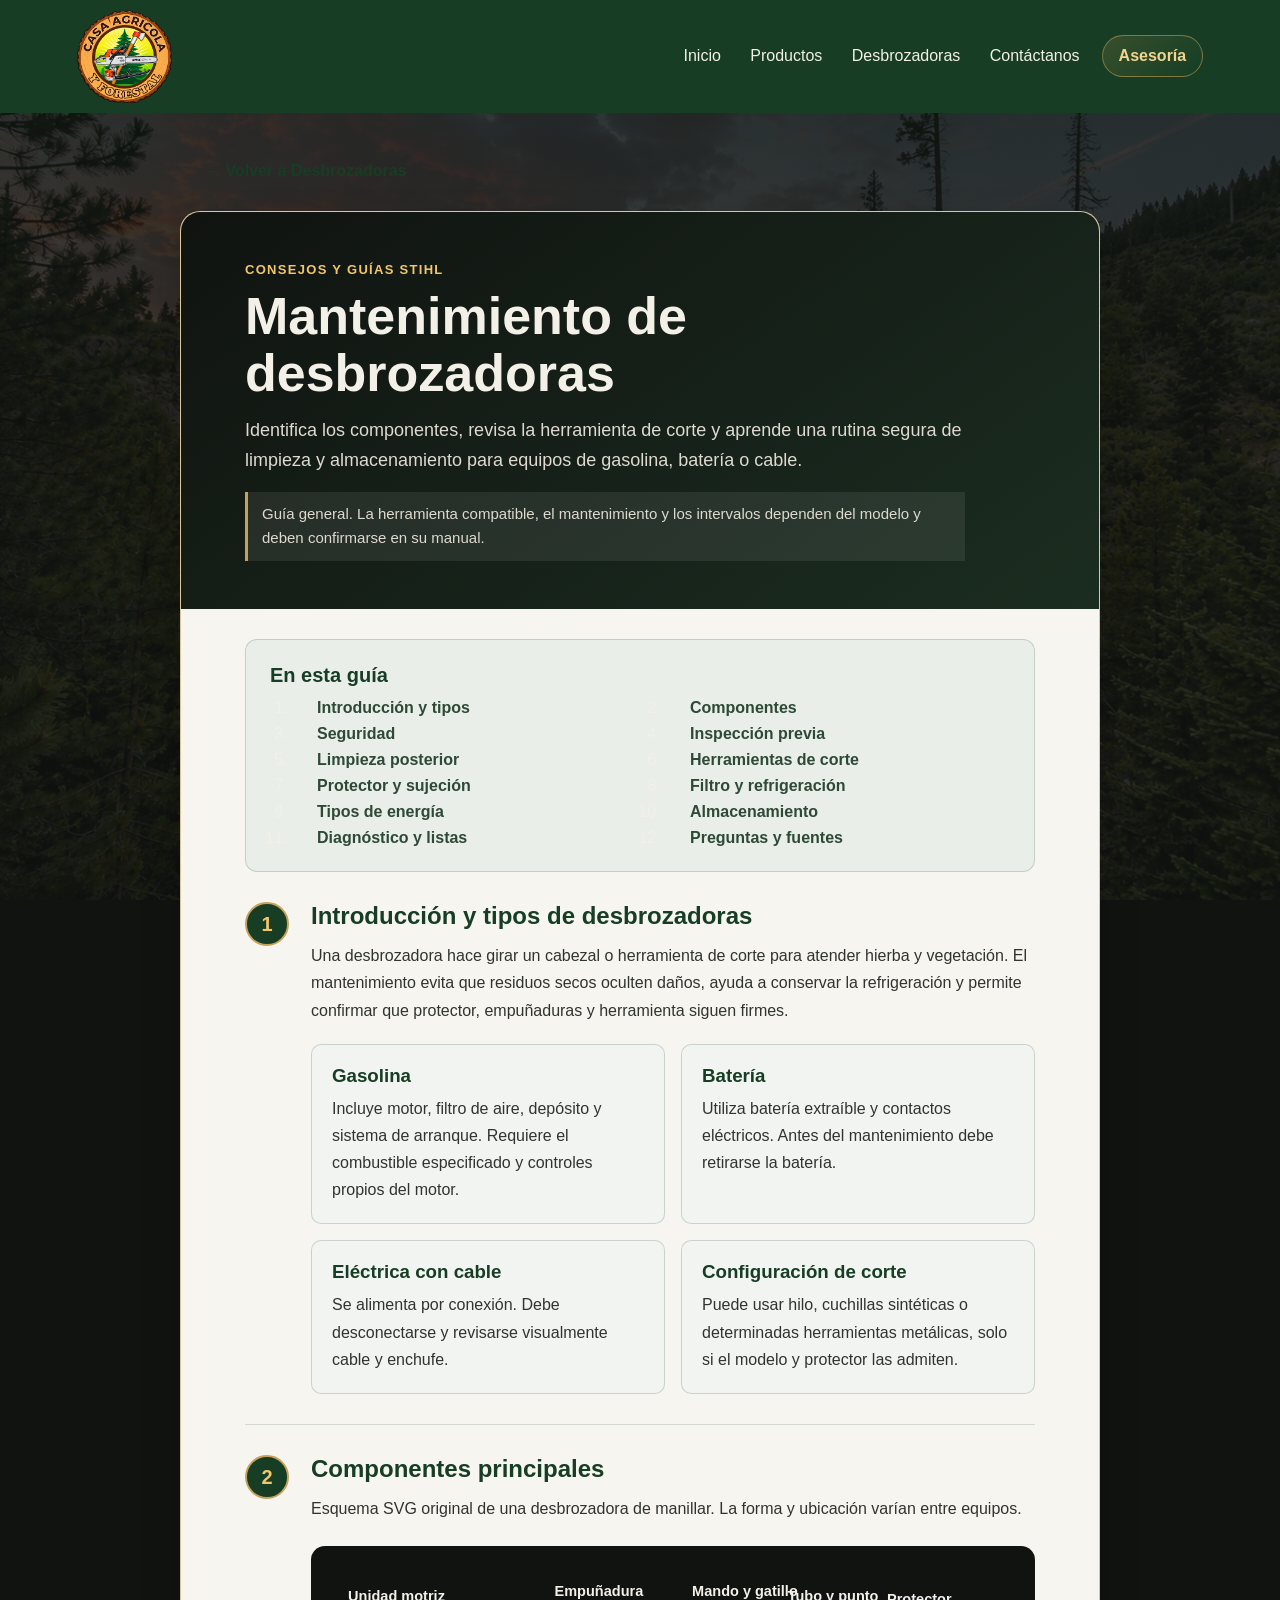
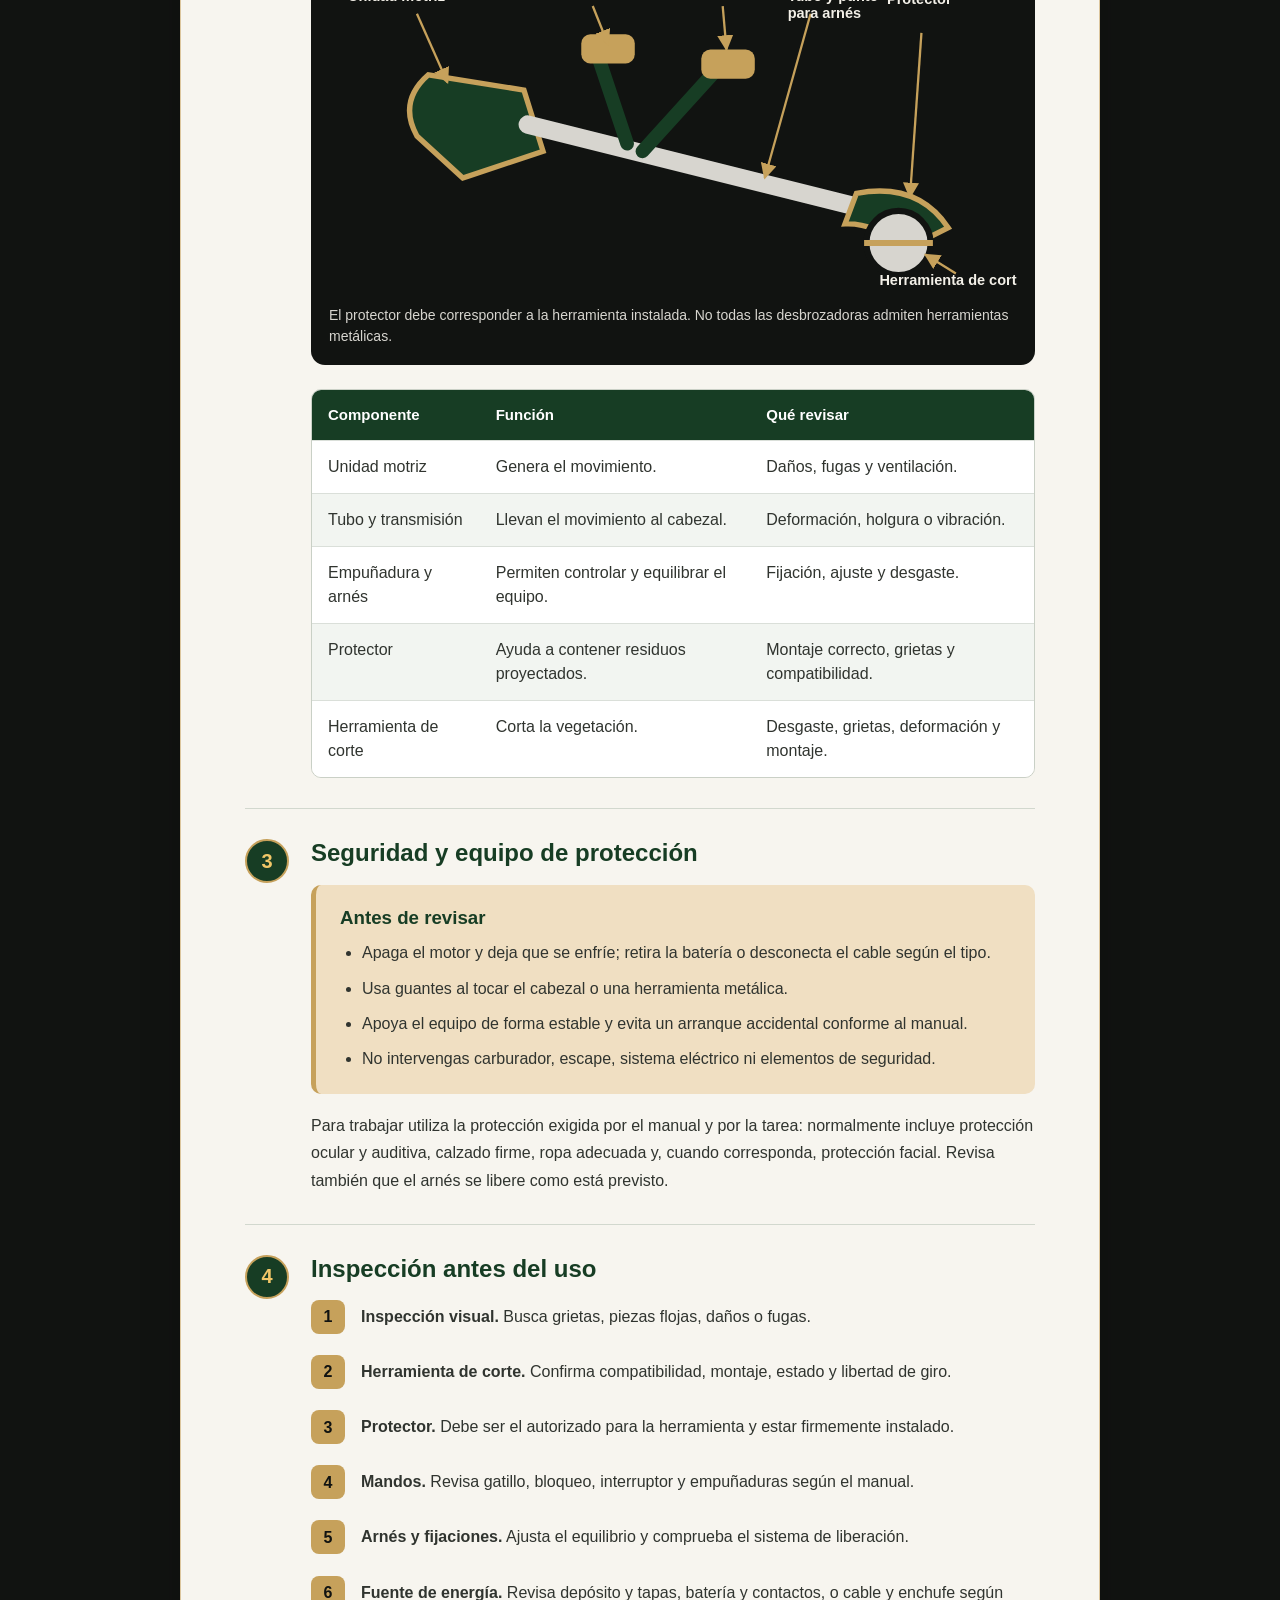
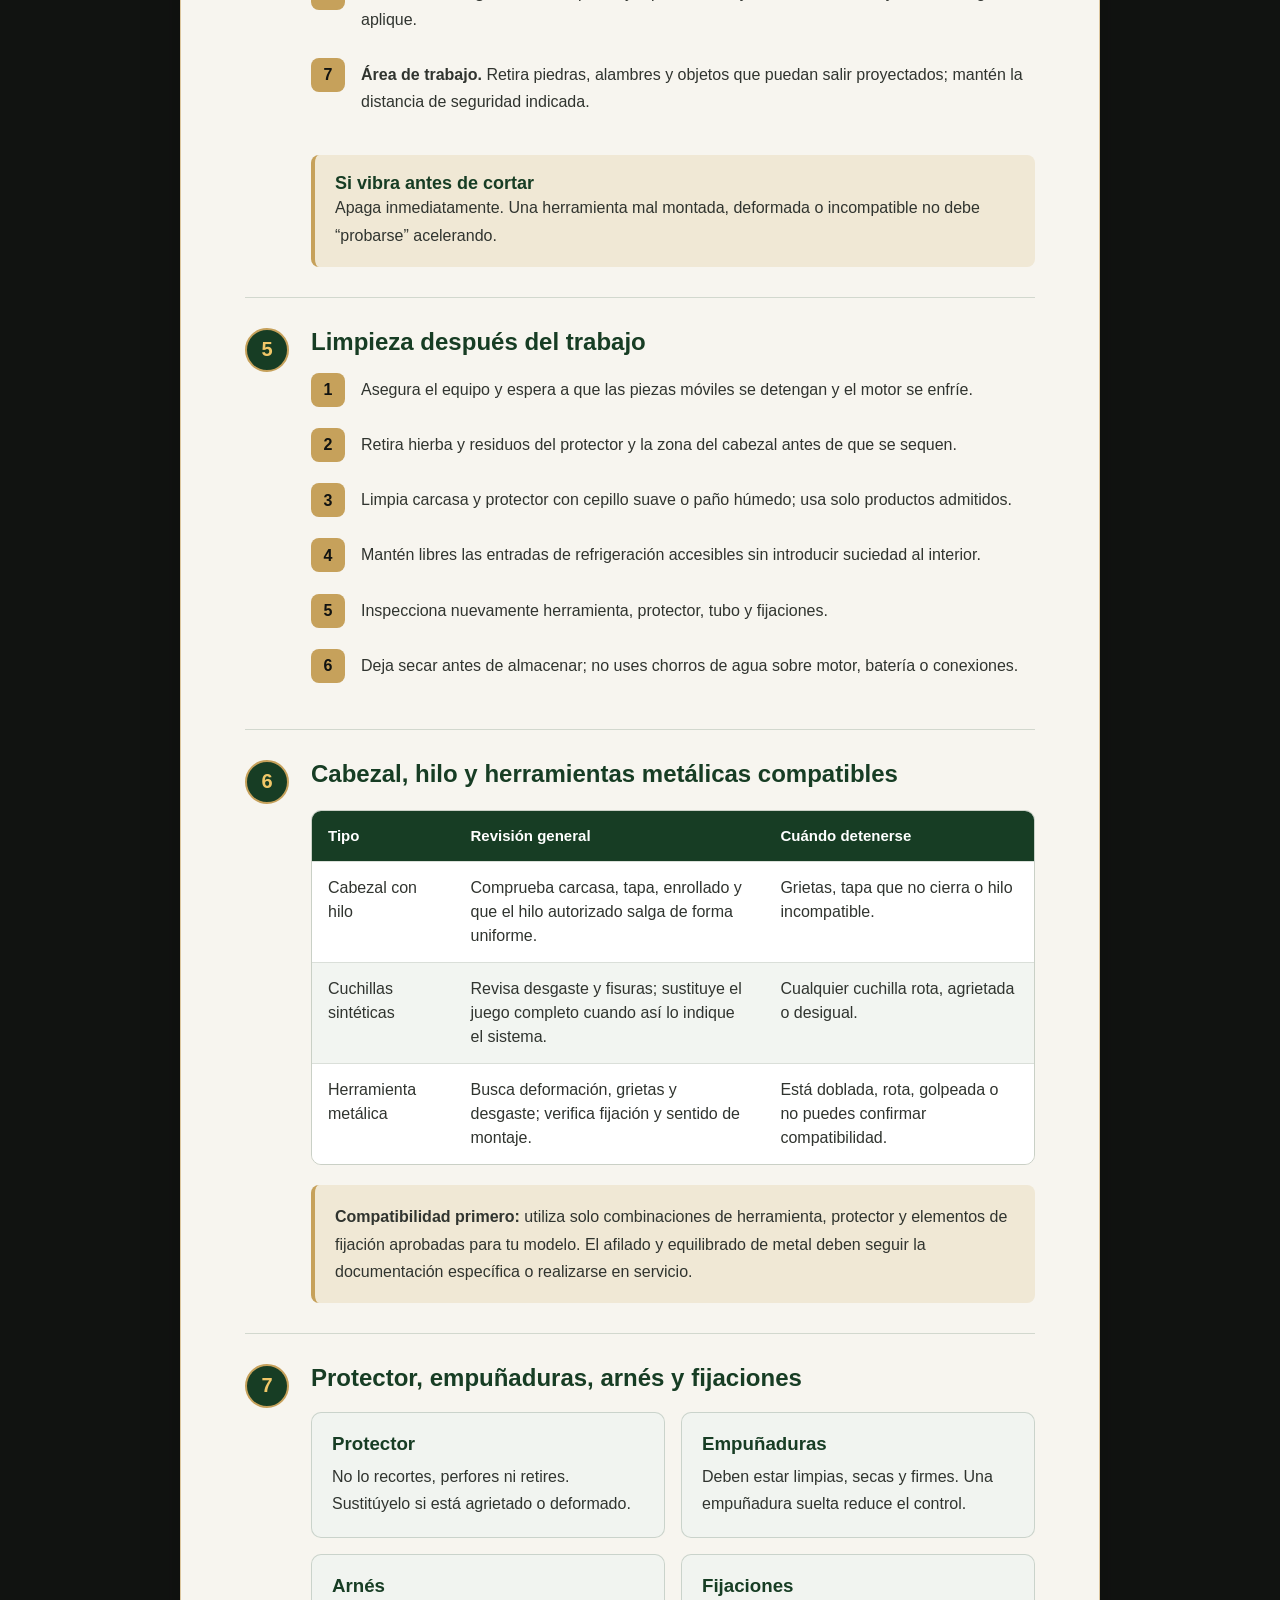
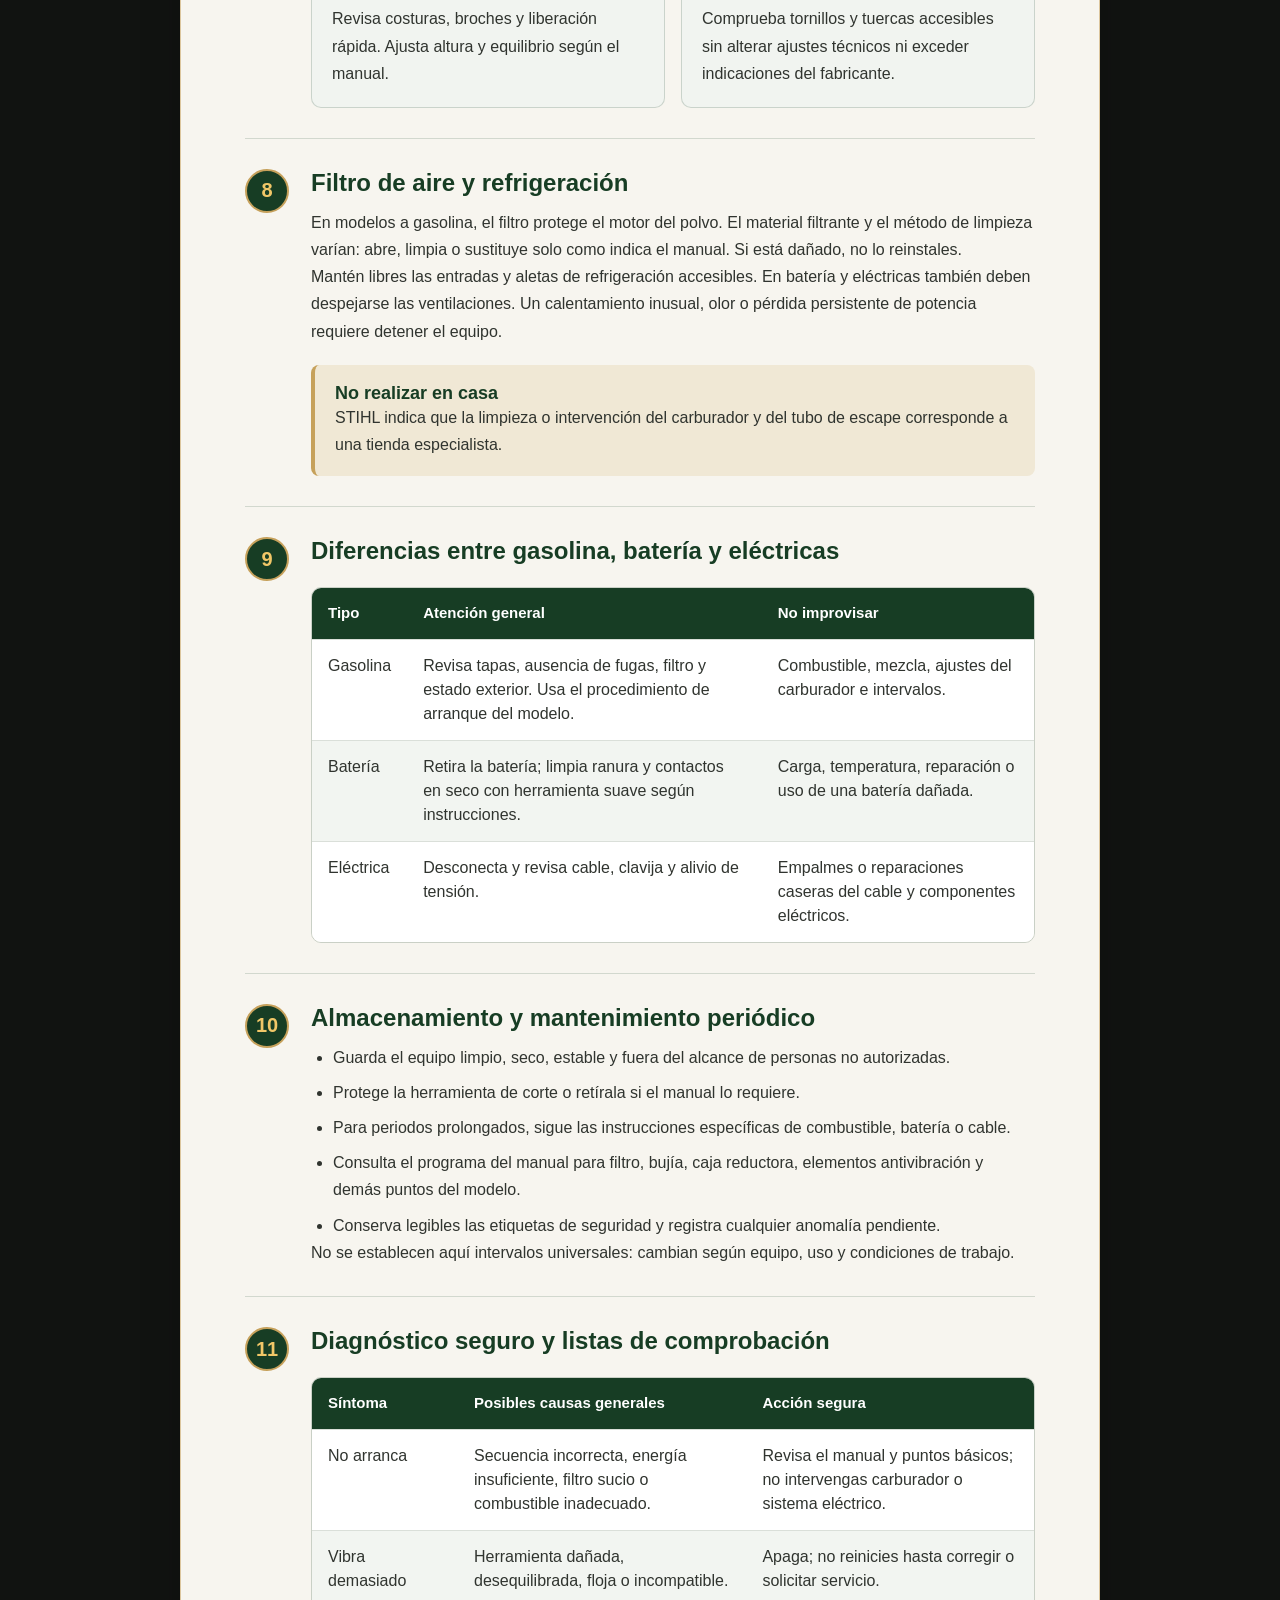
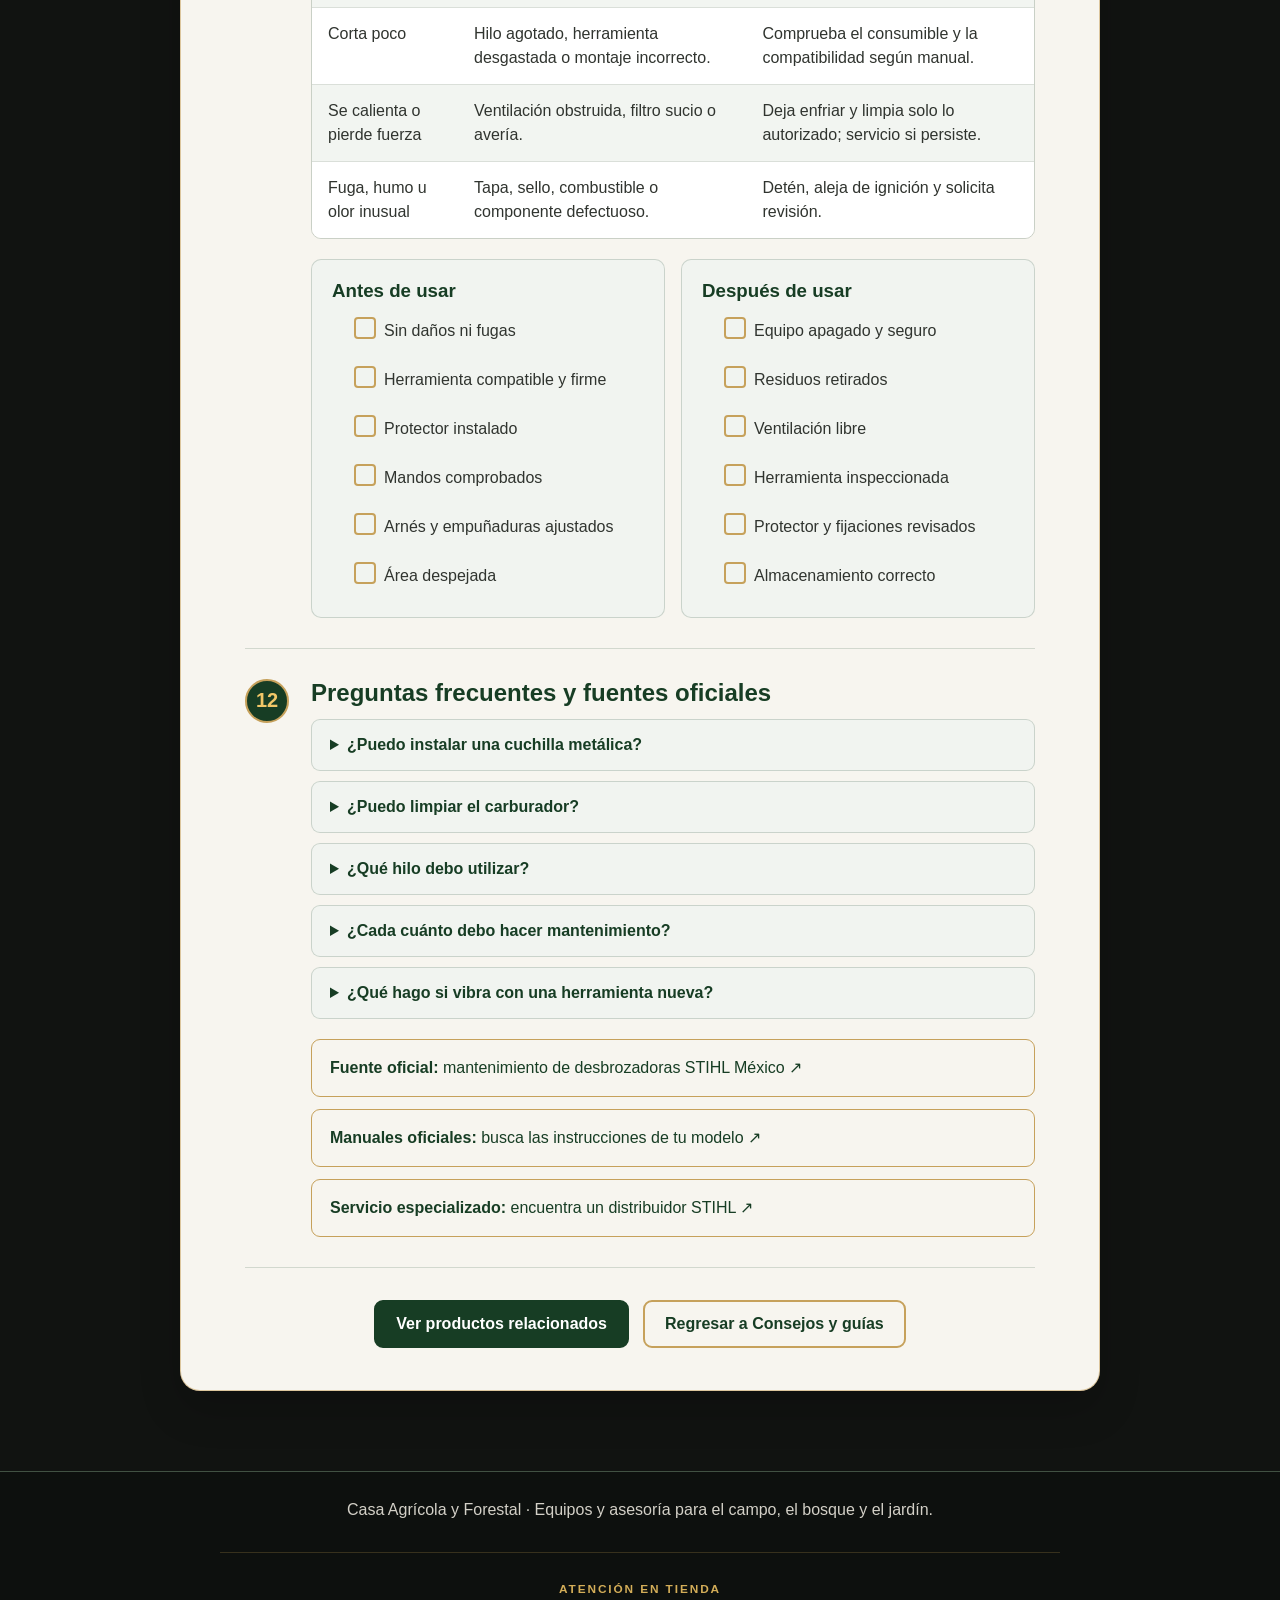
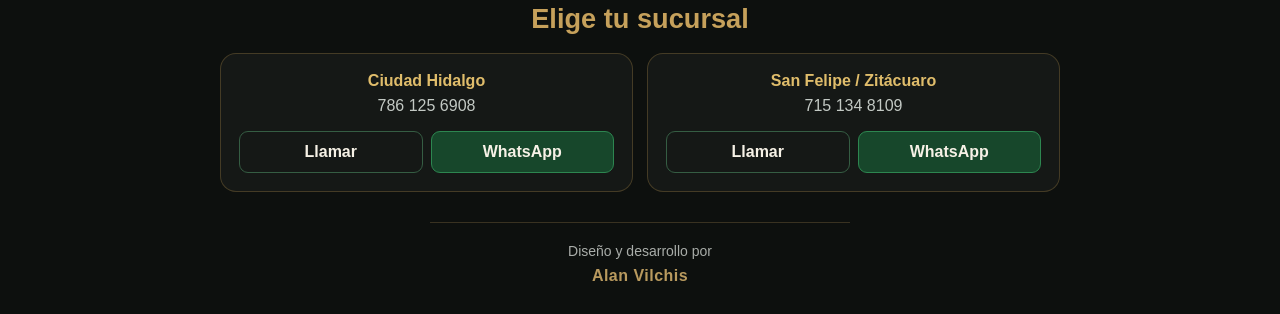
<file: guias/mantenimiento-desbrozadoras.html>
<!DOCTYPE html>
<html lang="es">
<head>
    <meta charset="UTF-8">
    <meta name="viewport" content="width=device-width, initial-scale=1.0">
    <meta property="og:type" content="website">
    <meta property="og:locale" content="es_MX">
    <base href="../">
    <meta name="description" content="Guía práctica de seguridad, revisión y mantenimiento general de desbrozadoras.">
    <link rel="canonical" href="https://alanvil.github.io/casa-agricola-forestal/guias/mantenimiento-desbrozadoras.html">
    <meta property="og:title" content="Mantenimiento de desbrozadoras | Casa Agrícola y Forestal">
    <meta property="og:description" content="Guía práctica de seguridad, revisión y mantenimiento general de desbrozadoras.">
    <meta property="og:url" content="https://alanvil.github.io/casa-agricola-forestal/guias/mantenimiento-desbrozadoras.html">
    <meta property="og:image" content="https://alanvil.github.io/casa-agricola-forestal/Logo.png">
    <meta name="twitter:card" content="summary">
    <title>Mantenimiento de desbrozadoras | Casa Agrícola y Forestal</title>
    <link rel="stylesheet" href="assets/css/estilos.css">
</head>
<body>
<header>
    <div class="logo">
        <a href="index.html#inicio" aria-label="Ir al inicio">
            <img src="Logo-transparente.png" alt="Casa Agrícola y Forestal">
        </a>
    </div>
    <div class="header-actions">
        <nav aria-label="Navegación principal">
            <a href="index.html#inicio">Inicio</a>
            <a href="index.html#productos">Productos</a>
            <a href="categorias/desbrozadoras.html">Desbrozadoras</a>
            <a href="index.html#contacto">Contáctanos</a>
        </nav>
    </div>
</header>

<main class="pagina-guia">
    <nav class="migas-guia" aria-label="Ruta de navegación">
        <a href="categorias/desbrozadoras.html">← Volver a Desbrozadoras</a>
    </nav>

    <article class="guia-articulo guia-articulo-extenso">
        <header class="guia-portada"><span>Consejos y guías STIHL</span><h1>Mantenimiento de desbrozadoras</h1><p>Identifica los componentes, revisa la herramienta de corte y aprende una rutina segura de limpieza y almacenamiento para equipos de gasolina, batería o cable.</p><p class="guia-alcance">Guía general. La herramienta compatible, el mantenimiento y los intervalos dependen del modelo y deben confirmarse en su manual.</p></header>

        <nav class="guia-indice" aria-label="Contenido de la guía"><strong>En esta guía</strong><ol>
            <li><a href="#tipos">Introducción y tipos</a></li><li><a href="#componentes">Componentes</a></li><li><a href="#seguridad">Seguridad</a></li><li><a href="#inspeccion">Inspección previa</a></li><li><a href="#limpieza">Limpieza posterior</a></li><li><a href="#corte">Herramientas de corte</a></li><li><a href="#sujecion">Protector y sujeción</a></li><li><a href="#filtro">Filtro y refrigeración</a></li><li><a href="#energia">Tipos de energía</a></li><li><a href="#almacenamiento">Almacenamiento</a></li><li><a href="#diagnostico">Diagnóstico y listas</a></li><li><a href="#fuentes">Preguntas y fuentes</a></li>
        </ol></nav>

        <section class="guia-bloque" id="tipos"><div class="guia-numero" aria-hidden="true">1</div><div><h2>Introducción y tipos de desbrozadoras</h2><p>Una desbrozadora hace girar un cabezal o herramienta de corte para atender hierba y vegetación. El mantenimiento evita que residuos secos oculten daños, ayuda a conservar la refrigeración y permite confirmar que protector, empuñaduras y herramienta siguen firmes.</p><div class="guia-columnas"><div class="guia-mini-tarjeta"><h3>Gasolina</h3><p>Incluye motor, filtro de aire, depósito y sistema de arranque. Requiere el combustible especificado y controles propios del motor.</p></div><div class="guia-mini-tarjeta"><h3>Batería</h3><p>Utiliza batería extraíble y contactos eléctricos. Antes del mantenimiento debe retirarse la batería.</p></div><div class="guia-mini-tarjeta"><h3>Eléctrica con cable</h3><p>Se alimenta por conexión. Debe desconectarse y revisarse visualmente cable y enchufe.</p></div><div class="guia-mini-tarjeta"><h3>Configuración de corte</h3><p>Puede usar hilo, cuchillas sintéticas o determinadas herramientas metálicas, solo si el modelo y protector las admiten.</p></div></div></div></section>

        <section class="guia-bloque" id="componentes"><div class="guia-numero" aria-hidden="true">2</div><div><h2>Componentes principales</h2><p>Esquema SVG original de una desbrozadora de manillar. La forma y ubicación varían entre equipos.</p>
            <figure class="diagrama-motosierra"><svg viewBox="0 0 900 430" role="img" aria-labelledby="desbro-titulo desbro-desc"><title id="desbro-titulo">Componentes principales de una desbrozadora</title><desc id="desbro-desc">Esquema con unidad motriz, empuñadura, gatillo, tubo, punto del arnés, protector, caja reductora y herramienta de corte.</desc><defs><marker id="flecha-desbro" viewBox="0 0 10 10" refX="9" refY="5" markerWidth="7" markerHeight="7" orient="auto"><path d="M0 0L10 5L0 10z" fill="#C6A15B"/></marker></defs><path d="M115 225Q90 180 130 145L255 165L280 245L175 280Z" fill="#173d24" stroke="#C6A15B" stroke-width="7"/><path d="M260 210L720 325" stroke="#D7D5CF" stroke-width="24" stroke-linecap="round"/><path d="M390 235L350 115M410 245L510 135" stroke="#173d24" stroke-width="18" stroke-linecap="round"/><rect x="330" y="92" width="70" height="38" rx="12" fill="#C6A15B"/><rect x="487" y="112" width="70" height="38" rx="12" fill="#C6A15B"/><path d="M690 300Q770 285 810 345L760 370Q710 338 675 340Z" fill="#173d24" stroke="#C6A15B" stroke-width="7"/><circle cx="745" cy="365" r="42" fill="#D7D5CF" stroke="#111311" stroke-width="8"/><path d="M700 365H790" stroke="#C6A15B" stroke-width="8"/>
            <g fill="none" stroke="#C6A15B" stroke-width="3" marker-end="url(#flecha-desbro)"><path d="M115 65L155 155"/><path d="M345 55L365 105"/><path d="M515 55L520 112"/><path d="M630 65L570 280"/><path d="M775 90L760 305"/><path d="M820 405L780 380"/></g><g fill="#F3F0E8" font-family="Arial" font-size="19" font-weight="700"><text x="25" y="48">Unidad motriz</text><text x="295" y="42">Empuñadura</text><text x="475" y="42">Mando y gatillo</text><text x="600" y="48">Tubo y punto</text><text x="600" y="70">para arnés</text><text x="730" y="52">Protector</text><text x="720" y="420">Herramienta de corte</text></g></svg><figcaption>El protector debe corresponder a la herramienta instalada. No todas las desbrozadoras admiten herramientas metálicas.</figcaption></figure>
            <div class="tabla-responsive"><table class="tabla-guia"><thead><tr><th>Componente</th><th>Función</th><th>Qué revisar</th></tr></thead><tbody><tr><td>Unidad motriz</td><td>Genera el movimiento.</td><td>Daños, fugas y ventilación.</td></tr><tr><td>Tubo y transmisión</td><td>Llevan el movimiento al cabezal.</td><td>Deformación, holgura o vibración.</td></tr><tr><td>Empuñadura y arnés</td><td>Permiten controlar y equilibrar el equipo.</td><td>Fijación, ajuste y desgaste.</td></tr><tr><td>Protector</td><td>Ayuda a contener residuos proyectados.</td><td>Montaje correcto, grietas y compatibilidad.</td></tr><tr><td>Herramienta de corte</td><td>Corta la vegetación.</td><td>Desgaste, grietas, deformación y montaje.</td></tr></tbody></table></div>
        </div></section>

        <section class="guia-bloque" id="seguridad"><div class="guia-numero" aria-hidden="true">3</div><div><h2>Seguridad y equipo de protección</h2><aside class="guia-seguridad"><h3>Antes de revisar</h3><ul><li>Apaga el motor y deja que se enfríe; retira la batería o desconecta el cable según el tipo.</li><li>Usa guantes al tocar el cabezal o una herramienta metálica.</li><li>Apoya el equipo de forma estable y evita un arranque accidental conforme al manual.</li><li>No intervengas carburador, escape, sistema eléctrico ni elementos de seguridad.</li></ul></aside><p>Para trabajar utiliza la protección exigida por el manual y por la tarea: normalmente incluye protección ocular y auditiva, calzado firme, ropa adecuada y, cuando corresponda, protección facial. Revisa también que el arnés se libere como está previsto.</p></div></section>

        <section class="guia-bloque" id="inspeccion"><div class="guia-numero" aria-hidden="true">4</div><div><h2>Inspección antes del uso</h2><ol class="pasos-guia"><li><strong>Inspección visual.</strong> Busca grietas, piezas flojas, daños o fugas.</li><li><strong>Herramienta de corte.</strong> Confirma compatibilidad, montaje, estado y libertad de giro.</li><li><strong>Protector.</strong> Debe ser el autorizado para la herramienta y estar firmemente instalado.</li><li><strong>Mandos.</strong> Revisa gatillo, bloqueo, interruptor y empuñaduras según el manual.</li><li><strong>Arnés y fijaciones.</strong> Ajusta el equilibrio y comprueba el sistema de liberación.</li><li><strong>Fuente de energía.</strong> Revisa depósito y tapas, batería y contactos, o cable y enchufe según aplique.</li><li><strong>Área de trabajo.</strong> Retira piedras, alambres y objetos que puedan salir proyectados; mantén la distancia de seguridad indicada.</li></ol><div class="guia-consejo"><strong>Si vibra antes de cortar</strong><p>Apaga inmediatamente. Una herramienta mal montada, deformada o incompatible no debe “probarse” acelerando.</p></div></div></section>

        <section class="guia-bloque" id="limpieza"><div class="guia-numero" aria-hidden="true">5</div><div><h2>Limpieza después del trabajo</h2><ol class="pasos-guia"><li>Asegura el equipo y espera a que las piezas móviles se detengan y el motor se enfríe.</li><li>Retira hierba y residuos del protector y la zona del cabezal antes de que se sequen.</li><li>Limpia carcasa y protector con cepillo suave o paño húmedo; usa solo productos admitidos.</li><li>Mantén libres las entradas de refrigeración accesibles sin introducir suciedad al interior.</li><li>Inspecciona nuevamente herramienta, protector, tubo y fijaciones.</li><li>Deja secar antes de almacenar; no uses chorros de agua sobre motor, batería o conexiones.</li></ol></div></section>

        <section class="guia-bloque" id="corte"><div class="guia-numero" aria-hidden="true">6</div><div><h2>Cabezal, hilo y herramientas metálicas compatibles</h2><div class="tabla-responsive"><table class="tabla-guia"><thead><tr><th>Tipo</th><th>Revisión general</th><th>Cuándo detenerse</th></tr></thead><tbody><tr><td>Cabezal con hilo</td><td>Comprueba carcasa, tapa, enrollado y que el hilo autorizado salga de forma uniforme.</td><td>Grietas, tapa que no cierra o hilo incompatible.</td></tr><tr><td>Cuchillas sintéticas</td><td>Revisa desgaste y fisuras; sustituye el juego completo cuando así lo indique el sistema.</td><td>Cualquier cuchilla rota, agrietada o desigual.</td></tr><tr><td>Herramienta metálica</td><td>Busca deformación, grietas y desgaste; verifica fijación y sentido de montaje.</td><td>Está doblada, rota, golpeada o no puedes confirmar compatibilidad.</td></tr></tbody></table></div><p class="guia-nota-modelo"><strong>Compatibilidad primero:</strong> utiliza solo combinaciones de herramienta, protector y elementos de fijación aprobadas para tu modelo. El afilado y equilibrado de metal deben seguir la documentación específica o realizarse en servicio.</p></div></section>

        <section class="guia-bloque" id="sujecion"><div class="guia-numero" aria-hidden="true">7</div><div><h2>Protector, empuñaduras, arnés y fijaciones</h2><div class="guia-columnas"><div class="guia-mini-tarjeta"><h3>Protector</h3><p>No lo recortes, perfores ni retires. Sustitúyelo si está agrietado o deformado.</p></div><div class="guia-mini-tarjeta"><h3>Empuñaduras</h3><p>Deben estar limpias, secas y firmes. Una empuñadura suelta reduce el control.</p></div><div class="guia-mini-tarjeta"><h3>Arnés</h3><p>Revisa costuras, broches y liberación rápida. Ajusta altura y equilibrio según el manual.</p></div><div class="guia-mini-tarjeta"><h3>Fijaciones</h3><p>Comprueba tornillos y tuercas accesibles sin alterar ajustes técnicos ni exceder indicaciones del fabricante.</p></div></div></div></section>

        <section class="guia-bloque" id="filtro"><div class="guia-numero" aria-hidden="true">8</div><div><h2>Filtro de aire y refrigeración</h2><p>En modelos a gasolina, el filtro protege el motor del polvo. El material filtrante y el método de limpieza varían: abre, limpia o sustituye solo como indica el manual. Si está dañado, no lo reinstales.</p><p>Mantén libres las entradas y aletas de refrigeración accesibles. En batería y eléctricas también deben despejarse las ventilaciones. Un calentamiento inusual, olor o pérdida persistente de potencia requiere detener el equipo.</p><div class="guia-consejo"><strong>No realizar en casa</strong><p>STIHL indica que la limpieza o intervención del carburador y del tubo de escape corresponde a una tienda especialista.</p></div></div></section>

        <section class="guia-bloque" id="energia"><div class="guia-numero" aria-hidden="true">9</div><div><h2>Diferencias entre gasolina, batería y eléctricas</h2><div class="tabla-responsive"><table class="tabla-guia"><thead><tr><th>Tipo</th><th>Atención general</th><th>No improvisar</th></tr></thead><tbody><tr><td>Gasolina</td><td>Revisa tapas, ausencia de fugas, filtro y estado exterior. Usa el procedimiento de arranque del modelo.</td><td>Combustible, mezcla, ajustes del carburador e intervalos.</td></tr><tr><td>Batería</td><td>Retira la batería; limpia ranura y contactos en seco con herramienta suave según instrucciones.</td><td>Carga, temperatura, reparación o uso de una batería dañada.</td></tr><tr><td>Eléctrica</td><td>Desconecta y revisa cable, clavija y alivio de tensión.</td><td>Empalmes o reparaciones caseras del cable y componentes eléctricos.</td></tr></tbody></table></div></div></section>

        <section class="guia-bloque" id="almacenamiento"><div class="guia-numero" aria-hidden="true">10</div><div><h2>Almacenamiento y mantenimiento periódico</h2><ul><li>Guarda el equipo limpio, seco, estable y fuera del alcance de personas no autorizadas.</li><li>Protege la herramienta de corte o retírala si el manual lo requiere.</li><li>Para periodos prolongados, sigue las instrucciones específicas de combustible, batería o cable.</li><li>Consulta el programa del manual para filtro, bujía, caja reductora, elementos antivibración y demás puntos del modelo.</li><li>Conserva legibles las etiquetas de seguridad y registra cualquier anomalía pendiente.</li></ul><p>No se establecen aquí intervalos universales: cambian según equipo, uso y condiciones de trabajo.</p></div></section>

        <section class="guia-bloque" id="diagnostico"><div class="guia-numero" aria-hidden="true">11</div><div><h2>Diagnóstico seguro y listas de comprobación</h2><div class="tabla-responsive"><table class="tabla-guia"><thead><tr><th>Síntoma</th><th>Posibles causas generales</th><th>Acción segura</th></tr></thead><tbody><tr><td>No arranca</td><td>Secuencia incorrecta, energía insuficiente, filtro sucio o combustible inadecuado.</td><td>Revisa el manual y puntos básicos; no intervengas carburador o sistema eléctrico.</td></tr><tr><td>Vibra demasiado</td><td>Herramienta dañada, desequilibrada, floja o incompatible.</td><td>Apaga; no reinicies hasta corregir o solicitar servicio.</td></tr><tr><td>Corta poco</td><td>Hilo agotado, herramienta desgastada o montaje incorrecto.</td><td>Comprueba el consumible y la compatibilidad según manual.</td></tr><tr><td>Se calienta o pierde fuerza</td><td>Ventilación obstruida, filtro sucio o avería.</td><td>Deja enfriar y limpia solo lo autorizado; servicio si persiste.</td></tr><tr><td>Fuga, humo u olor inusual</td><td>Tapa, sello, combustible o componente defectuoso.</td><td>Detén, aleja de ignición y solicita revisión.</td></tr></tbody></table></div>
            <div class="listas-check"><div><h3>Antes de usar</h3><ul class="checklist"><li>Sin daños ni fugas</li><li>Herramienta compatible y firme</li><li>Protector instalado</li><li>Mandos comprobados</li><li>Arnés y empuñaduras ajustados</li><li>Área despejada</li></ul></div><div><h3>Después de usar</h3><ul class="checklist"><li>Equipo apagado y seguro</li><li>Residuos retirados</li><li>Ventilación libre</li><li>Herramienta inspeccionada</li><li>Protector y fijaciones revisados</li><li>Almacenamiento correcto</li></ul></div></div>
        </div></section>

        <section class="guia-bloque" id="fuentes"><div class="guia-numero" aria-hidden="true">12</div><div><h2>Preguntas frecuentes y fuentes oficiales</h2><div class="preguntas-guia"><details><summary>¿Puedo instalar una cuchilla metálica?</summary><p>Solo si el manual autoriza esa combinación exacta de herramienta, protector y fijación para tu modelo.</p></details><details><summary>¿Puedo limpiar el carburador?</summary><p>No como mantenimiento general. STIHL remite la intervención del carburador y escape a una tienda especialista.</p></details><details><summary>¿Qué hilo debo utilizar?</summary><p>El diámetro, perfil y material compatibles aparecen en la documentación del cabezal y del equipo.</p></details><details><summary>¿Cada cuánto debo hacer mantenimiento?</summary><p>Limpia e inspecciona alrededor de cada uso. Los intervalos técnicos dependen del modelo y deben consultarse en el manual.</p></details><details><summary>¿Qué hago si vibra con una herramienta nueva?</summary><p>Apaga inmediatamente y confirma montaje, compatibilidad e integridad. Si no puedes identificar la causa, solicita servicio.</p></details></div>
            <div class="guia-enlaces-oficiales"><a href="https://www.stihl.com.mx/es/asesor-de-productos-proyectos/mantenimiento-de-maquinas/consejos-sobre-desbrozadoras/mantenimiento-desbrozadora" target="_blank" rel="noopener noreferrer"><strong>Fuente oficial:</strong> mantenimiento de desbrozadoras STIHL México <span aria-hidden="true">↗</span></a><a href="https://www.stihl.com.mx/es/informacion-y-servicios/manuales-instrucciones" target="_blank" rel="noopener noreferrer"><strong>Manuales oficiales:</strong> busca las instrucciones de tu modelo <span aria-hidden="true">↗</span></a><a href="https://www.stihl.com.mx/es/tiendas" target="_blank" rel="noopener noreferrer"><strong>Servicio especializado:</strong> encuentra un distribuidor STIHL <span aria-hidden="true">↗</span></a></div>
        </div></section>

        <div class="guia-acciones guia-acciones-finales"><a class="boton-guia boton-guia-principal" href="categorias/desbrozadoras.html">Ver productos relacionados</a><a class="boton-guia boton-guia-secundario" href="categorias/desbrozadoras.html#guias-desbrozadoras-titulo">Regresar a Consejos y guías</a></div>
    </article>
</main>

<footer class="site-footer guia-footer">
    <p>Casa Agrícola y Forestal · Equipos y asesoría para el campo, el bosque y el jardín.</p>
    <div class="developer-credit" aria-label="Créditos del sitio">
        <span>Diseño y desarrollo por</span>
        <strong>Alan Vilchis</strong>
    </div>
</footer>
<script src="assets/js/contactos.js"></script>
</body>
</html>
</file>
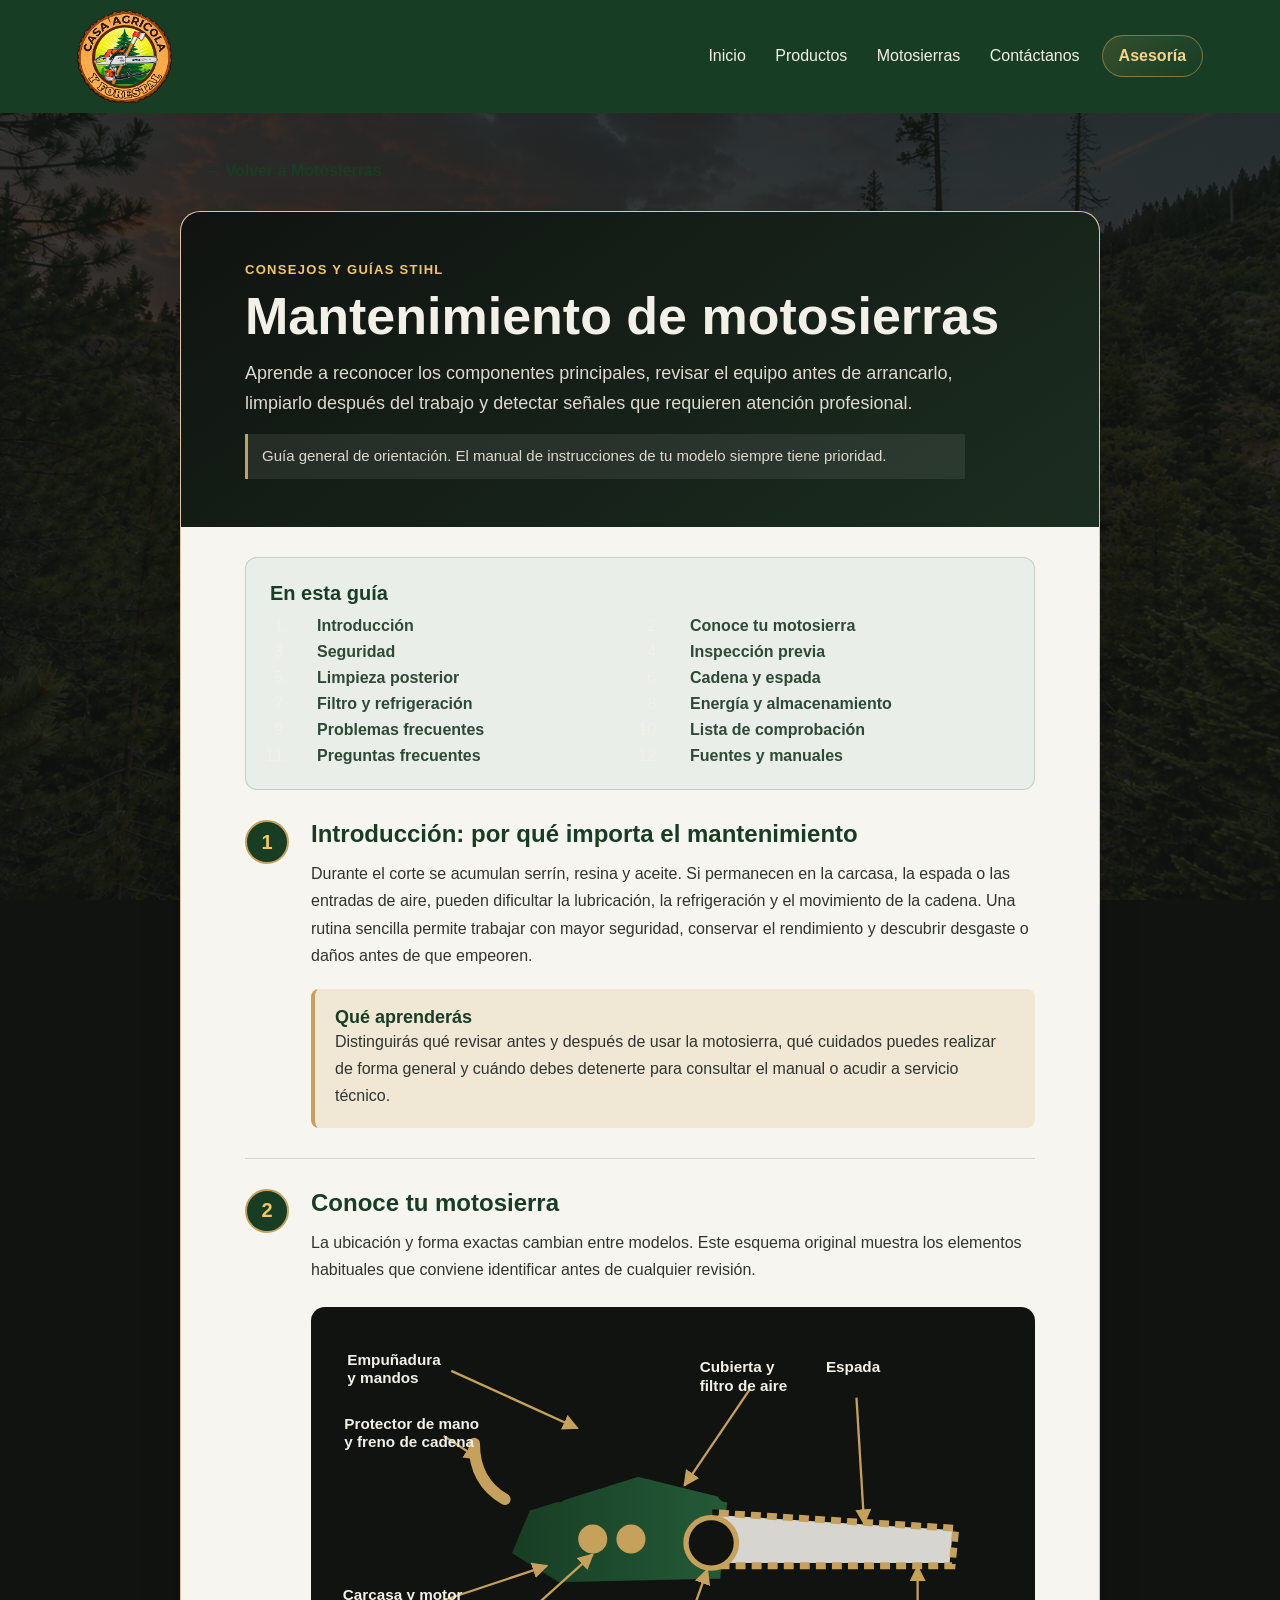
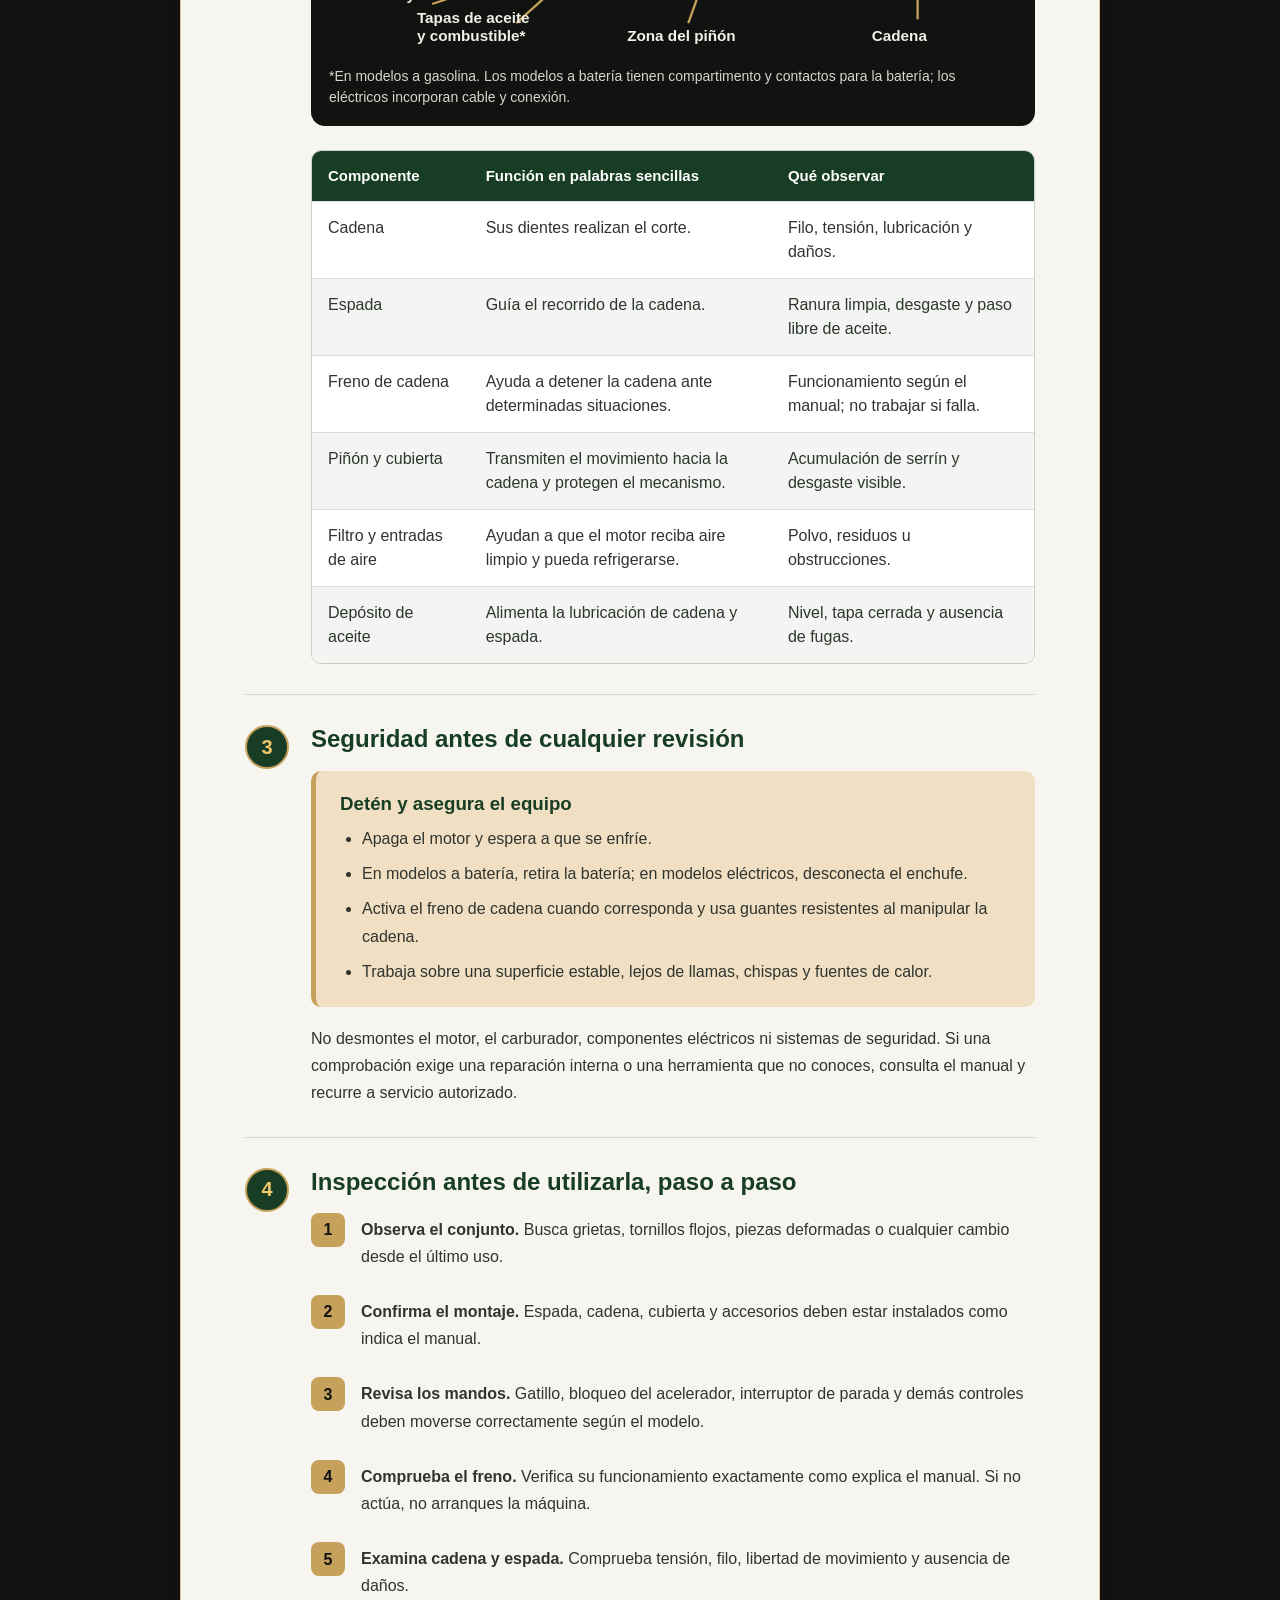
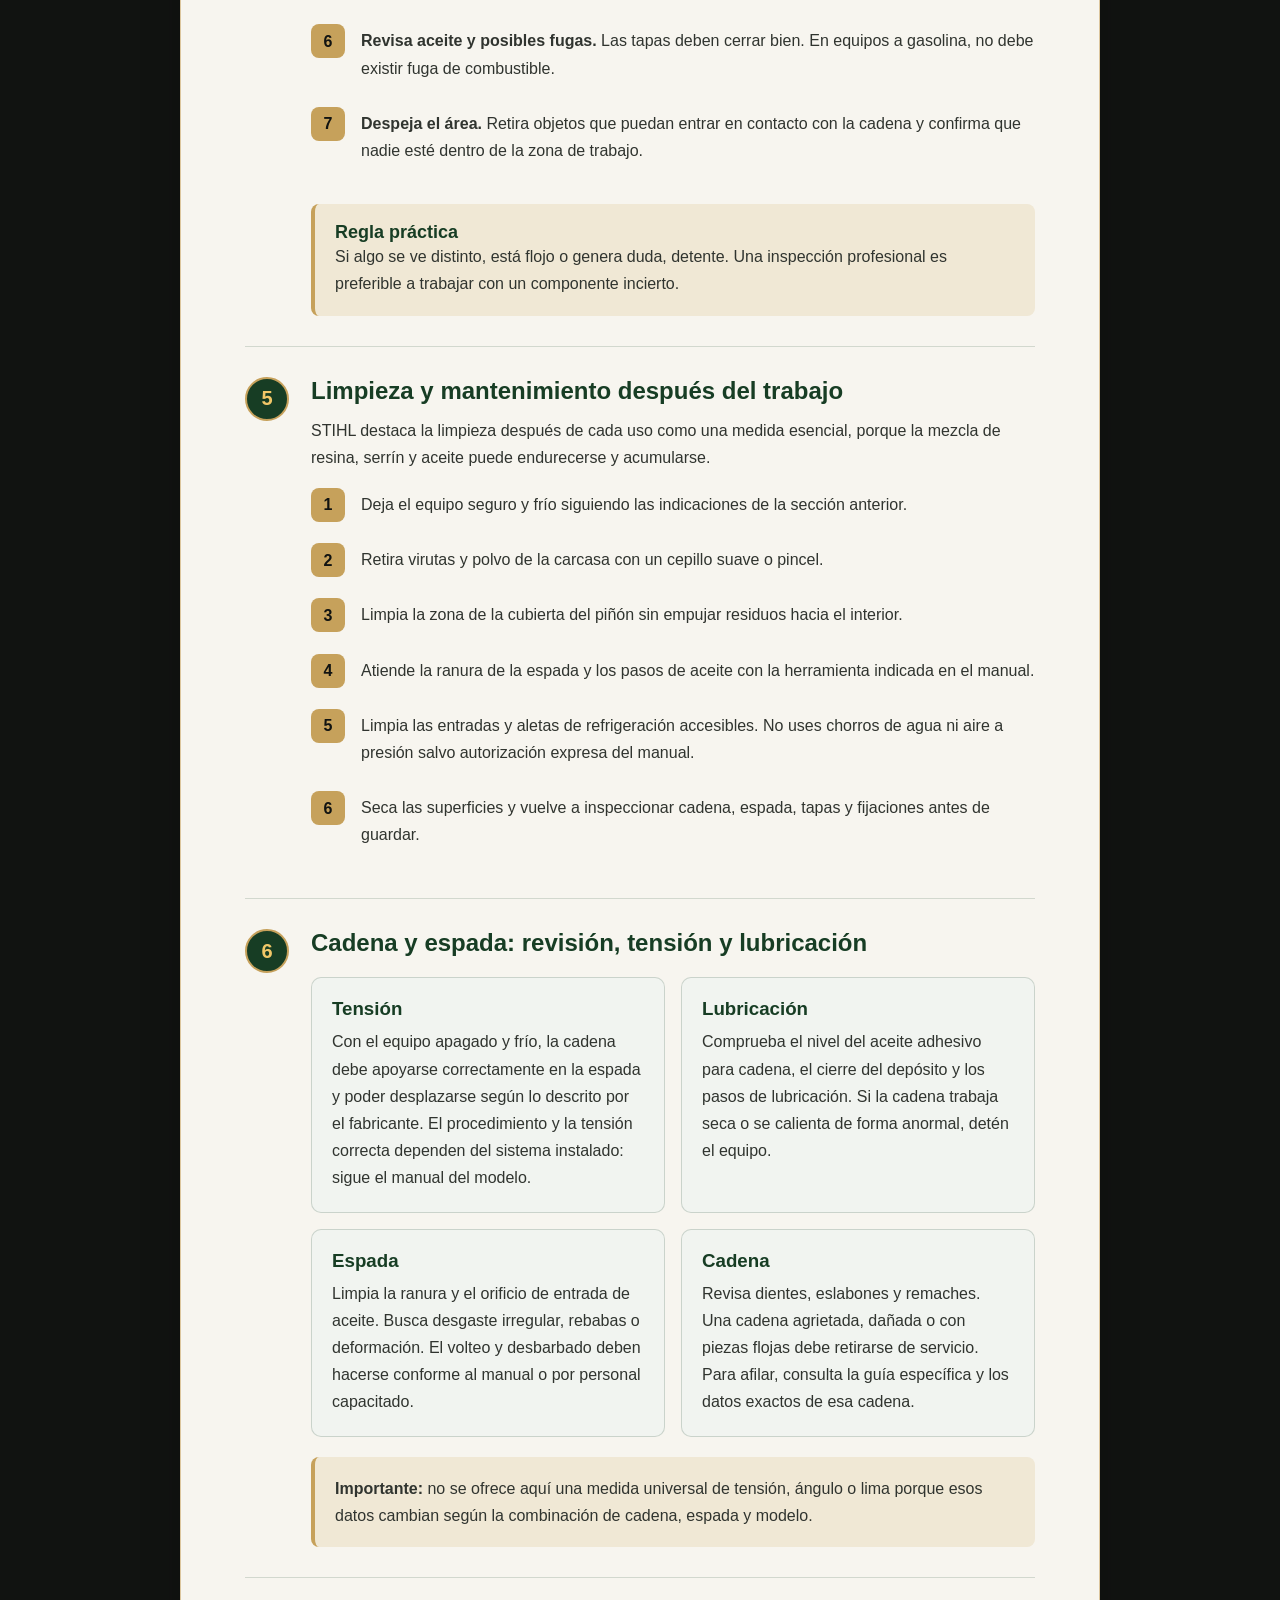
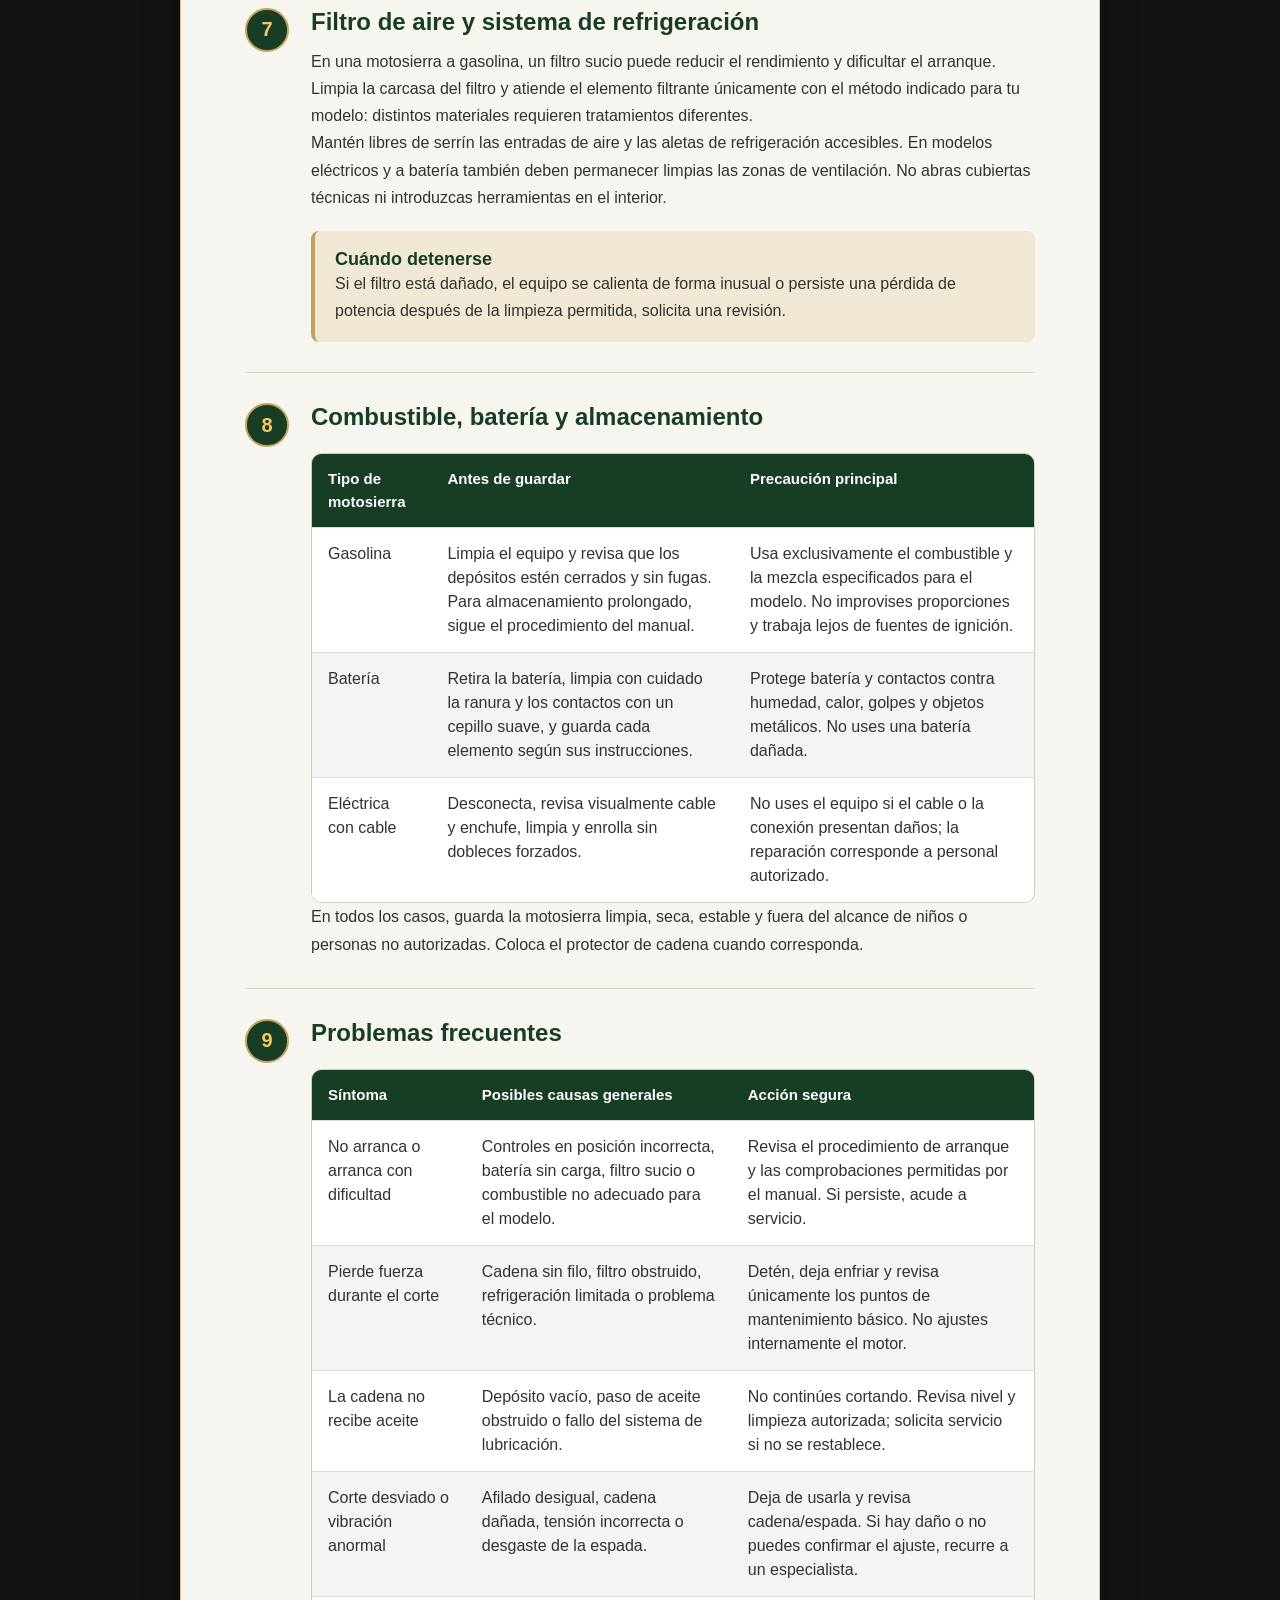
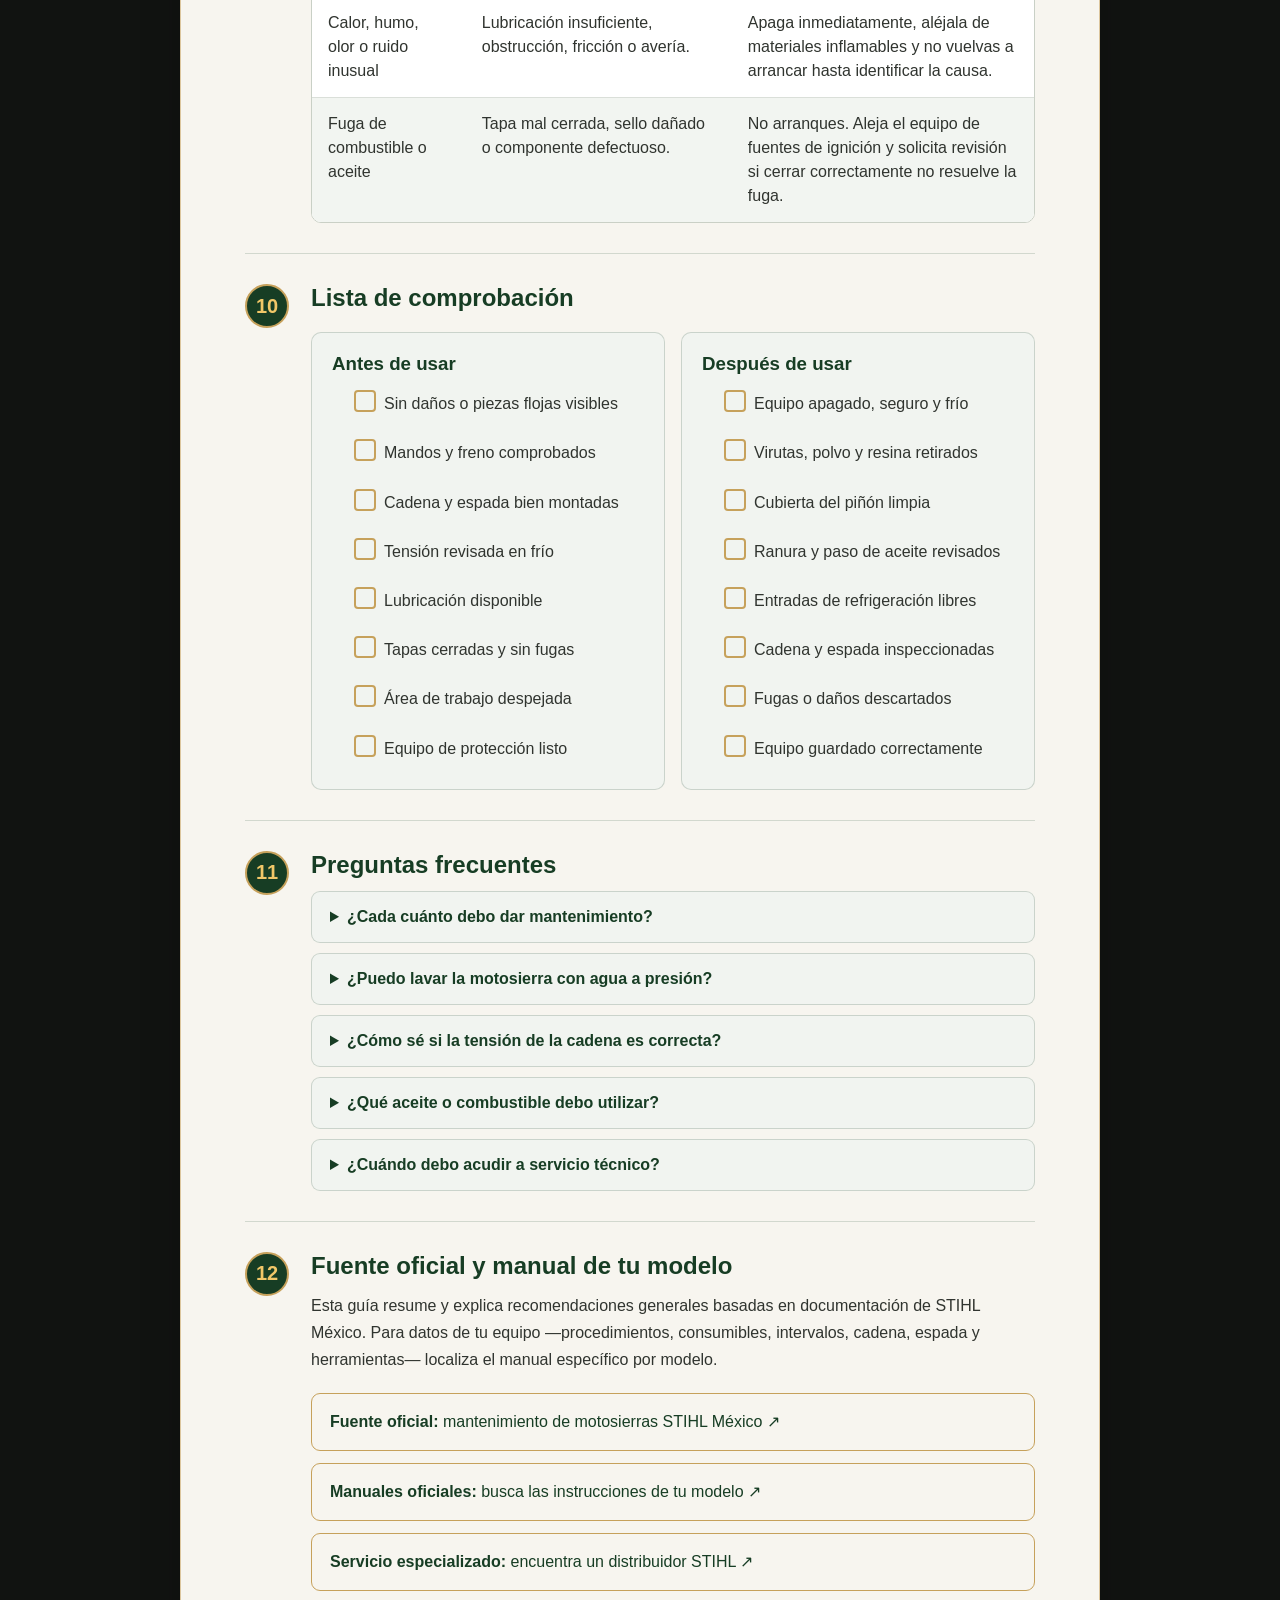
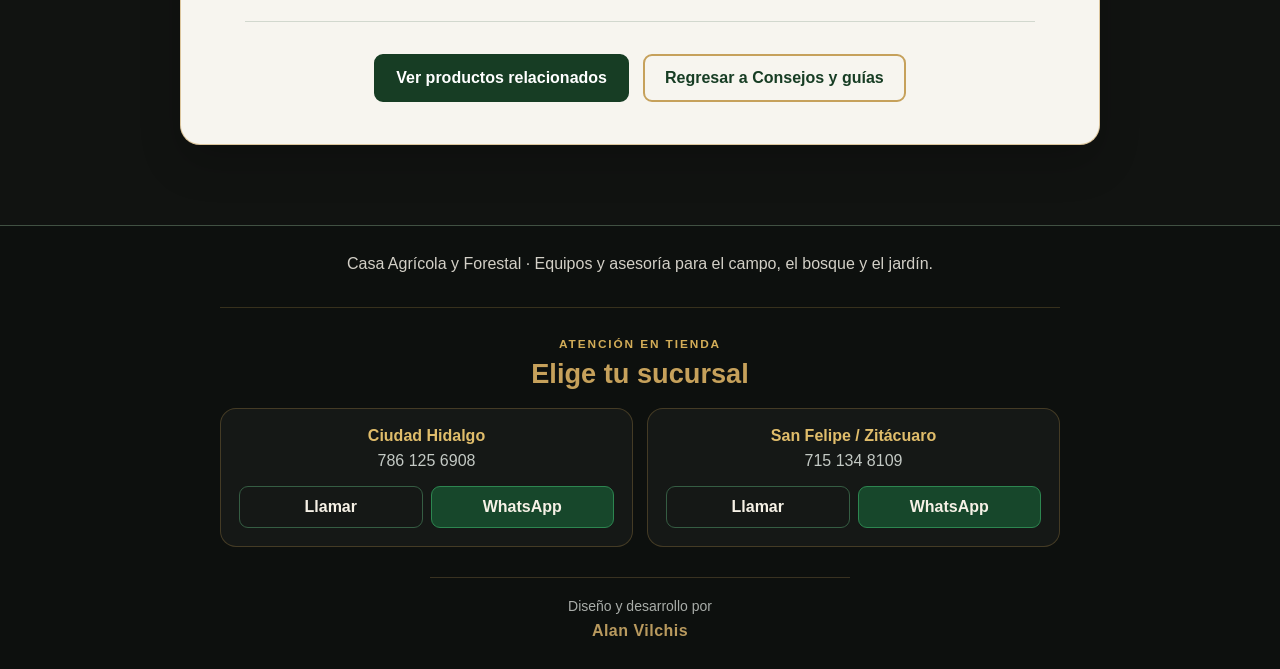
<file: guias/mantenimiento-motosierras.html>
<!DOCTYPE html>
<html lang="es">
<head>
    <meta charset="UTF-8">
    <meta name="viewport" content="width=device-width, initial-scale=1.0">
    <meta property="og:type" content="website">
    <meta property="og:locale" content="es_MX">
    <base href="../">
    <meta name="description" content="Guía práctica de seguridad, limpieza y mantenimiento general de motosierras.">
    <link rel="canonical" href="https://alanvil.github.io/casa-agricola-forestal/guias/mantenimiento-motosierras.html">
    <meta property="og:title" content="Mantenimiento de motosierras | Casa Agrícola y Forestal">
    <meta property="og:description" content="Guía práctica de seguridad, limpieza y mantenimiento general de motosierras.">
    <meta property="og:url" content="https://alanvil.github.io/casa-agricola-forestal/guias/mantenimiento-motosierras.html">
    <meta property="og:image" content="https://alanvil.github.io/casa-agricola-forestal/Logo.png">
    <meta name="twitter:card" content="summary">
    <title>Mantenimiento de motosierras | Casa Agrícola y Forestal</title>
    <link rel="stylesheet" href="assets/css/estilos.css">
</head>
<body>
<header>
    <div class="logo">
        <a href="index.html#inicio" aria-label="Ir al inicio">
            <img src="Logo-transparente.png" alt="Casa Agrícola y Forestal">
        </a>
    </div>
    <div class="header-actions">
        <nav aria-label="Navegación principal">
            <a href="index.html#inicio">Inicio</a>
            <a href="index.html#productos">Productos</a>
            <a href="categorias/motosierras.html">Motosierras</a>
            <a href="index.html#contacto">Contáctanos</a>
        </nav>
    </div>
</header>

<main class="pagina-guia">
    <nav class="migas-guia" aria-label="Ruta de navegación">
        <a href="categorias/motosierras.html">← Volver a Motosierras</a>
    </nav>

    <article class="guia-articulo guia-articulo-extenso">
        <header class="guia-portada">
            <span>Consejos y guías STIHL</span>
            <h1>Mantenimiento de motosierras</h1>
            <p>Aprende a reconocer los componentes principales, revisar el equipo antes de arrancarlo, limpiarlo después del trabajo y detectar señales que requieren atención profesional.</p>
            <p class="guia-alcance">Guía general de orientación. El manual de instrucciones de tu modelo siempre tiene prioridad.</p>
        </header>

        <nav class="guia-indice" aria-label="Contenido de la guía">
            <strong>En esta guía</strong>
            <ol>
                <li><a href="#introduccion">Introducción</a></li>
                <li><a href="#componentes">Conoce tu motosierra</a></li>
                <li><a href="#seguridad">Seguridad</a></li>
                <li><a href="#inspeccion">Inspección previa</a></li>
                <li><a href="#limpieza">Limpieza posterior</a></li>
                <li><a href="#cadena-espada">Cadena y espada</a></li>
                <li><a href="#filtro-refrigeracion">Filtro y refrigeración</a></li>
                <li><a href="#combustible-almacenamiento">Energía y almacenamiento</a></li>
                <li><a href="#problemas">Problemas frecuentes</a></li>
                <li><a href="#lista-comprobacion">Lista de comprobación</a></li>
                <li><a href="#preguntas">Preguntas frecuentes</a></li>
                <li><a href="#fuentes">Fuentes y manuales</a></li>
            </ol>
        </nav>

        <section class="guia-bloque" id="introduccion">
            <div class="guia-numero" aria-hidden="true">1</div>
            <div>
                <h2>Introducción: por qué importa el mantenimiento</h2>
                <p>Durante el corte se acumulan serrín, resina y aceite. Si permanecen en la carcasa, la espada o las entradas de aire, pueden dificultar la lubricación, la refrigeración y el movimiento de la cadena. Una rutina sencilla permite trabajar con mayor seguridad, conservar el rendimiento y descubrir desgaste o daños antes de que empeoren.</p>
                <div class="guia-consejo">
                    <strong>Qué aprenderás</strong>
                    <p>Distinguirás qué revisar antes y después de usar la motosierra, qué cuidados puedes realizar de forma general y cuándo debes detenerte para consultar el manual o acudir a servicio técnico.</p>
                </div>
            </div>
        </section>

        <section class="guia-bloque" id="componentes">
            <div class="guia-numero" aria-hidden="true">2</div>
            <div>
                <h2>Conoce tu motosierra</h2>
                <p>La ubicación y forma exactas cambian entre modelos. Este esquema original muestra los elementos habituales que conviene identificar antes de cualquier revisión.</p>
                <figure class="diagrama-motosierra">
                    <svg viewBox="0 0 900 430" role="img" aria-labelledby="diagrama-titulo diagrama-desc">
                        <title id="diagrama-titulo">Componentes principales de una motosierra</title>
                        <desc id="diagrama-desc">Esquema lateral con etiquetas para empuñadura, protector y freno, carcasa del motor, tapas de combustible y aceite, espada, cadena y zona del piñón.</desc>
                        <defs>
                            <linearGradient id="cuerpo-motosierra" x1="0" x2="1">
                                <stop offset="0" stop-color="#173d24"/>
                                <stop offset="1" stop-color="#245b37"/>
                            </linearGradient>
                            <marker id="flecha-guia" viewBox="0 0 10 10" refX="9" refY="5" markerWidth="7" markerHeight="7" orient="auto-start-reverse">
                                <path d="M 0 0 L 10 5 L 0 10 z" fill="#C6A15B"/>
                            </marker>
                        </defs>
                        <path d="M260 240 L405 195 L525 225 L515 335 L300 340 L235 300 Z" fill="url(#cuerpo-motosierra)" stroke="#101310" stroke-width="7"/>
                        <path d="M300 220 Q300 105 430 110 Q505 115 520 220" fill="none" stroke="#101310" stroke-width="24" stroke-linecap="round"/>
                        <path d="M230 228 Q190 205 190 155" fill="none" stroke="#C6A15B" stroke-width="15" stroke-linecap="round"/>
                        <path d="M505 245 L820 265 L815 315 L510 315 Z" fill="#D7D5CF" stroke="#101310" stroke-width="7"/>
                        <path d="M510 246 L820 266 L815 315 L510 315" fill="none" stroke="#C6A15B" stroke-width="9" stroke-dasharray="13 8"/>
                        <circle cx="500" cy="285" r="33" fill="#111311" stroke="#C6A15B" stroke-width="7"/>
                        <circle cx="345" cy="280" r="19" fill="#C6A15B"/>
                        <circle cx="395" cy="280" r="19" fill="#C6A15B"/>
                        <g fill="none" stroke="#C6A15B" stroke-width="3" marker-end="url(#flecha-guia)">
                            <path d="M160 60 L325 135"/><path d="M150 145 L196 175"/><path d="M135 365 L285 315"/>
                            <path d="M550 85 L465 210"/><path d="M690 95 L700 260"/><path d="M770 385 L770 316"/>
                            <path d="M470 390 L495 320"/><path d="M245 390 L345 300"/>
                        </g>
                        <g fill="#F3F0E8" font-family="Arial, sans-serif" font-size="20" font-weight="700">
                            <text x="24" y="52">Empuñadura</text><text x="24" y="76">y mandos</text>
                            <text x="20" y="136">Protector de mano</text><text x="20" y="160">y freno de cadena</text>
                            <text x="18" y="360">Carcasa y motor</text>
                            <text x="485" y="62">Cubierta y</text><text x="485" y="86">filtro de aire</text>
                            <text x="650" y="62">Espada</text>
                            <text x="710" y="414">Cadena</text>
                            <text x="390" y="414">Zona del piñón</text>
                            <text x="115" y="390">Tapas de aceite</text><text x="115" y="414">y combustible*</text>
                        </g>
                    </svg>
                    <figcaption>*En modelos a gasolina. Los modelos a batería tienen compartimento y contactos para la batería; los eléctricos incorporan cable y conexión.</figcaption>
                </figure>
                <div class="tabla-responsive">
                    <table class="tabla-guia">
                        <thead><tr><th>Componente</th><th>Función en palabras sencillas</th><th>Qué observar</th></tr></thead>
                        <tbody>
                            <tr><td>Cadena</td><td>Sus dientes realizan el corte.</td><td>Filo, tensión, lubricación y daños.</td></tr>
                            <tr><td>Espada</td><td>Guía el recorrido de la cadena.</td><td>Ranura limpia, desgaste y paso libre de aceite.</td></tr>
                            <tr><td>Freno de cadena</td><td>Ayuda a detener la cadena ante determinadas situaciones.</td><td>Funcionamiento según el manual; no trabajar si falla.</td></tr>
                            <tr><td>Piñón y cubierta</td><td>Transmiten el movimiento hacia la cadena y protegen el mecanismo.</td><td>Acumulación de serrín y desgaste visible.</td></tr>
                            <tr><td>Filtro y entradas de aire</td><td>Ayudan a que el motor reciba aire limpio y pueda refrigerarse.</td><td>Polvo, residuos u obstrucciones.</td></tr>
                            <tr><td>Depósito de aceite</td><td>Alimenta la lubricación de cadena y espada.</td><td>Nivel, tapa cerrada y ausencia de fugas.</td></tr>
                        </tbody>
                    </table>
                </div>
            </div>
        </section>

        <section class="guia-bloque" id="seguridad">
            <div class="guia-numero" aria-hidden="true">3</div>
            <div>
                <h2>Seguridad antes de cualquier revisión</h2>
                <aside class="guia-seguridad" aria-labelledby="seguridad-motosierra">
                    <h3 id="seguridad-motosierra">Detén y asegura el equipo</h3>
                    <ul>
                        <li>Apaga el motor y espera a que se enfríe.</li>
                        <li>En modelos a batería, retira la batería; en modelos eléctricos, desconecta el enchufe.</li>
                        <li>Activa el freno de cadena cuando corresponda y usa guantes resistentes al manipular la cadena.</li>
                        <li>Trabaja sobre una superficie estable, lejos de llamas, chispas y fuentes de calor.</li>
                    </ul>
                </aside>
                <p>No desmontes el motor, el carburador, componentes eléctricos ni sistemas de seguridad. Si una comprobación exige una reparación interna o una herramienta que no conoces, consulta el manual y recurre a servicio autorizado.</p>
            </div>
        </section>

        <section class="guia-bloque" id="inspeccion">
            <div class="guia-numero" aria-hidden="true">4</div>
            <div>
                <h2>Inspección antes de utilizarla, paso a paso</h2>
                <ol class="pasos-guia">
                    <li><strong>Observa el conjunto.</strong> Busca grietas, tornillos flojos, piezas deformadas o cualquier cambio desde el último uso.</li>
                    <li><strong>Confirma el montaje.</strong> Espada, cadena, cubierta y accesorios deben estar instalados como indica el manual.</li>
                    <li><strong>Revisa los mandos.</strong> Gatillo, bloqueo del acelerador, interruptor de parada y demás controles deben moverse correctamente según el modelo.</li>
                    <li><strong>Comprueba el freno.</strong> Verifica su funcionamiento exactamente como explica el manual. Si no actúa, no arranques la máquina.</li>
                    <li><strong>Examina cadena y espada.</strong> Comprueba tensión, filo, libertad de movimiento y ausencia de daños.</li>
                    <li><strong>Revisa aceite y posibles fugas.</strong> Las tapas deben cerrar bien. En equipos a gasolina, no debe existir fuga de combustible.</li>
                    <li><strong>Despeja el área.</strong> Retira objetos que puedan entrar en contacto con la cadena y confirma que nadie esté dentro de la zona de trabajo.</li>
                </ol>
                <div class="guia-consejo"><strong>Regla práctica</strong><p>Si algo se ve distinto, está flojo o genera duda, detente. Una inspección profesional es preferible a trabajar con un componente incierto.</p></div>
            </div>
        </section>

        <section class="guia-bloque" id="limpieza">
            <div class="guia-numero" aria-hidden="true">5</div>
            <div>
                <h2>Limpieza y mantenimiento después del trabajo</h2>
                <p>STIHL destaca la limpieza después de cada uso como una medida esencial, porque la mezcla de resina, serrín y aceite puede endurecerse y acumularse.</p>
                <ol class="pasos-guia">
                    <li>Deja el equipo seguro y frío siguiendo las indicaciones de la sección anterior.</li>
                    <li>Retira virutas y polvo de la carcasa con un cepillo suave o pincel.</li>
                    <li>Limpia la zona de la cubierta del piñón sin empujar residuos hacia el interior.</li>
                    <li>Atiende la ranura de la espada y los pasos de aceite con la herramienta indicada en el manual.</li>
                    <li>Limpia las entradas y aletas de refrigeración accesibles. No uses chorros de agua ni aire a presión salvo autorización expresa del manual.</li>
                    <li>Seca las superficies y vuelve a inspeccionar cadena, espada, tapas y fijaciones antes de guardar.</li>
                </ol>
            </div>
        </section>

        <section class="guia-bloque" id="cadena-espada">
            <div class="guia-numero" aria-hidden="true">6</div>
            <div>
                <h2>Cadena y espada: revisión, tensión y lubricación</h2>
                <div class="guia-columnas">
                    <div class="guia-mini-tarjeta"><h3>Tensión</h3><p>Con el equipo apagado y frío, la cadena debe apoyarse correctamente en la espada y poder desplazarse según lo descrito por el fabricante. El procedimiento y la tensión correcta dependen del sistema instalado: sigue el manual del modelo.</p></div>
                    <div class="guia-mini-tarjeta"><h3>Lubricación</h3><p>Comprueba el nivel del aceite adhesivo para cadena, el cierre del depósito y los pasos de lubricación. Si la cadena trabaja seca o se calienta de forma anormal, detén el equipo.</p></div>
                    <div class="guia-mini-tarjeta"><h3>Espada</h3><p>Limpia la ranura y el orificio de entrada de aceite. Busca desgaste irregular, rebabas o deformación. El volteo y desbarbado deben hacerse conforme al manual o por personal capacitado.</p></div>
                    <div class="guia-mini-tarjeta"><h3>Cadena</h3><p>Revisa dientes, eslabones y remaches. Una cadena agrietada, dañada o con piezas flojas debe retirarse de servicio. Para afilar, consulta la guía específica y los datos exactos de esa cadena.</p></div>
                </div>
                <p class="guia-nota-modelo"><strong>Importante:</strong> no se ofrece aquí una medida universal de tensión, ángulo o lima porque esos datos cambian según la combinación de cadena, espada y modelo.</p>
            </div>
        </section>

        <section class="guia-bloque" id="filtro-refrigeracion">
            <div class="guia-numero" aria-hidden="true">7</div>
            <div>
                <h2>Filtro de aire y sistema de refrigeración</h2>
                <p>En una motosierra a gasolina, un filtro sucio puede reducir el rendimiento y dificultar el arranque. Limpia la carcasa del filtro y atiende el elemento filtrante únicamente con el método indicado para tu modelo: distintos materiales requieren tratamientos diferentes.</p>
                <p>Mantén libres de serrín las entradas de aire y las aletas de refrigeración accesibles. En modelos eléctricos y a batería también deben permanecer limpias las zonas de ventilación. No abras cubiertas técnicas ni introduzcas herramientas en el interior.</p>
                <div class="guia-consejo"><strong>Cuándo detenerse</strong><p>Si el filtro está dañado, el equipo se calienta de forma inusual o persiste una pérdida de potencia después de la limpieza permitida, solicita una revisión.</p></div>
            </div>
        </section>

        <section class="guia-bloque" id="combustible-almacenamiento">
            <div class="guia-numero" aria-hidden="true">8</div>
            <div>
                <h2>Combustible, batería y almacenamiento</h2>
                <div class="tabla-responsive">
                    <table class="tabla-guia">
                        <thead><tr><th>Tipo de motosierra</th><th>Antes de guardar</th><th>Precaución principal</th></tr></thead>
                        <tbody>
                            <tr><td>Gasolina</td><td>Limpia el equipo y revisa que los depósitos estén cerrados y sin fugas. Para almacenamiento prolongado, sigue el procedimiento del manual.</td><td>Usa exclusivamente el combustible y la mezcla especificados para el modelo. No improvises proporciones y trabaja lejos de fuentes de ignición.</td></tr>
                            <tr><td>Batería</td><td>Retira la batería, limpia con cuidado la ranura y los contactos con un cepillo suave, y guarda cada elemento según sus instrucciones.</td><td>Protege batería y contactos contra humedad, calor, golpes y objetos metálicos. No uses una batería dañada.</td></tr>
                            <tr><td>Eléctrica con cable</td><td>Desconecta, revisa visualmente cable y enchufe, limpia y enrolla sin dobleces forzados.</td><td>No uses el equipo si el cable o la conexión presentan daños; la reparación corresponde a personal autorizado.</td></tr>
                        </tbody>
                    </table>
                </div>
                <p>En todos los casos, guarda la motosierra limpia, seca, estable y fuera del alcance de niños o personas no autorizadas. Coloca el protector de cadena cuando corresponda.</p>
            </div>
        </section>

        <section class="guia-bloque" id="problemas">
            <div class="guia-numero" aria-hidden="true">9</div>
            <div>
                <h2>Problemas frecuentes</h2>
                <div class="tabla-responsive">
                    <table class="tabla-guia tabla-diagnostico">
                        <thead><tr><th>Síntoma</th><th>Posibles causas generales</th><th>Acción segura</th></tr></thead>
                        <tbody>
                            <tr><td>No arranca o arranca con dificultad</td><td>Controles en posición incorrecta, batería sin carga, filtro sucio o combustible no adecuado para el modelo.</td><td>Revisa el procedimiento de arranque y las comprobaciones permitidas por el manual. Si persiste, acude a servicio.</td></tr>
                            <tr><td>Pierde fuerza durante el corte</td><td>Cadena sin filo, filtro obstruido, refrigeración limitada o problema técnico.</td><td>Detén, deja enfriar y revisa únicamente los puntos de mantenimiento básico. No ajustes internamente el motor.</td></tr>
                            <tr><td>La cadena no recibe aceite</td><td>Depósito vacío, paso de aceite obstruido o fallo del sistema de lubricación.</td><td>No continúes cortando. Revisa nivel y limpieza autorizada; solicita servicio si no se restablece.</td></tr>
                            <tr><td>Corte desviado o vibración anormal</td><td>Afilado desigual, cadena dañada, tensión incorrecta o desgaste de la espada.</td><td>Deja de usarla y revisa cadena/espada. Si hay daño o no puedes confirmar el ajuste, recurre a un especialista.</td></tr>
                            <tr><td>Calor, humo, olor o ruido inusual</td><td>Lubricación insuficiente, obstrucción, fricción o avería.</td><td>Apaga inmediatamente, aléjala de materiales inflamables y no vuelvas a arrancar hasta identificar la causa.</td></tr>
                            <tr><td>Fuga de combustible o aceite</td><td>Tapa mal cerrada, sello dañado o componente defectuoso.</td><td>No arranques. Aleja el equipo de fuentes de ignición y solicita revisión si cerrar correctamente no resuelve la fuga.</td></tr>
                        </tbody>
                    </table>
                </div>
            </div>
        </section>

        <section class="guia-bloque" id="lista-comprobacion">
            <div class="guia-numero" aria-hidden="true">10</div>
            <div>
                <h2>Lista de comprobación</h2>
                <div class="listas-check">
                    <div><h3>Antes de usar</h3><ul class="checklist"><li>Sin daños o piezas flojas visibles</li><li>Mandos y freno comprobados</li><li>Cadena y espada bien montadas</li><li>Tensión revisada en frío</li><li>Lubricación disponible</li><li>Tapas cerradas y sin fugas</li><li>Área de trabajo despejada</li><li>Equipo de protección listo</li></ul></div>
                    <div><h3>Después de usar</h3><ul class="checklist"><li>Equipo apagado, seguro y frío</li><li>Virutas, polvo y resina retirados</li><li>Cubierta del piñón limpia</li><li>Ranura y paso de aceite revisados</li><li>Entradas de refrigeración libres</li><li>Cadena y espada inspeccionadas</li><li>Fugas o daños descartados</li><li>Equipo guardado correctamente</li></ul></div>
                </div>
            </div>
        </section>

        <section class="guia-bloque" id="preguntas">
            <div class="guia-numero" aria-hidden="true">11</div>
            <div>
                <h2>Preguntas frecuentes</h2>
                <div class="preguntas-guia">
                    <details><summary>¿Cada cuánto debo dar mantenimiento?</summary><p>La inspección y limpieza básica se realizan antes y después del uso. Los demás trabajos e intervalos dependen del modelo, la intensidad de trabajo y las condiciones ambientales; consulta su manual.</p></details>
                    <details><summary>¿Puedo lavar la motosierra con agua a presión?</summary><p>No es una recomendación general segura. Retira residuos con los métodos y productos aprobados en el manual para evitar introducir humedad o suciedad en componentes sensibles.</p></details>
                    <details><summary>¿Cómo sé si la tensión de la cadena es correcta?</summary><p>Debe verificarse con el equipo apagado y frío siguiendo el procedimiento exacto del modelo. Si no puedes moverla como describe el manual o se separa excesivamente de la espada, no trabajes hasta corregirla.</p></details>
                    <details><summary>¿Qué aceite o combustible debo utilizar?</summary><p>Usa únicamente los productos y, en equipos a gasolina, la mezcla que indique el manual de tu motosierra. Esta guía no proporciona una proporción universal porque puede depender del motor y del producto utilizado.</p></details>
                    <details><summary>¿Cuándo debo acudir a servicio técnico?</summary><p>Ante fallos del freno, fugas persistentes, daños en cadena o espada, sobrecalentamiento, humo, ruidos inusuales, fallas eléctricas o problemas que continúan después del mantenimiento básico autorizado.</p></details>
                </div>
            </div>
        </section>

        <section class="guia-bloque" id="fuentes">
            <div class="guia-numero" aria-hidden="true">12</div>
            <div>
                <h2>Fuente oficial y manual de tu modelo</h2>
                <p>Esta guía resume y explica recomendaciones generales basadas en documentación de STIHL México. Para datos de tu equipo —procedimientos, consumibles, intervalos, cadena, espada y herramientas— localiza el manual específico por modelo.</p>
                <div class="guia-enlaces-oficiales">
                    <a href="https://www.stihl.com.mx/es/asesor-de-productos-proyectos/mantenimiento-de-maquinas/consejos-motosierras/mantenimiento-motosierras" target="_blank" rel="noopener noreferrer"><strong>Fuente oficial:</strong> mantenimiento de motosierras STIHL México <span aria-hidden="true">↗</span></a>
                    <a href="https://www.stihl.com.mx/es/informacion-y-servicios/manuales-instrucciones" target="_blank" rel="noopener noreferrer"><strong>Manuales oficiales:</strong> busca las instrucciones de tu modelo <span aria-hidden="true">↗</span></a>
                    <a href="https://www.stihl.com.mx/es/tiendas" target="_blank" rel="noopener noreferrer"><strong>Servicio especializado:</strong> encuentra un distribuidor STIHL <span aria-hidden="true">↗</span></a>
                </div>
            </div>
        </section>

        <div class="guia-acciones guia-acciones-finales">
            <a class="boton-guia boton-guia-principal" href="categorias/motosierras.html">Ver productos relacionados</a>
            <a class="boton-guia boton-guia-secundario" href="categorias/motosierras.html#guias-motosierras-titulo">Regresar a Consejos y guías</a>
        </div>
    </article>
</main>

<footer class="site-footer guia-footer">
    <p>Casa Agrícola y Forestal · Equipos y asesoría para el campo, el bosque y el jardín.</p>
    <div class="developer-credit" aria-label="Créditos del sitio">
        <span>Diseño y desarrollo por</span>
        <strong>Alan Vilchis</strong>
    </div>
</footer>
<script src="assets/js/contactos.js"></script>
</body>
</html>
</file>
<file: assets/css/estilos.css>
* {
    margin: 0;
    padding: 0;
    box-sizing: border-box;
}

body {
    font-family: Arial, sans-serif;
    background-image: url("../../Fondo.jpg");
    background-size: cover;
    background-position: center;
    background-repeat: no-repeat;
    background-attachment: fixed;
    color: #222;
}

header {
    background: #173d24;
    color: white;
    padding: 10px 6%;
    display: flex;
    justify-content: space-between;
    align-items: center;
}

.logo {
    font-size: 24px;
    font-weight: bold;
} .logo img {
    width: 95px;
    height: auto;
    display: block;
}

nav a {
    color: white;
    text-decoration: none;
    margin-left: 25px;
}

.header-actions { display: flex; align-items: center; gap: 22px; }
.header-social, .footer-social { display: flex; align-items: center; gap: 10px; }
.social-link {
    display: inline-flex; align-items: center; justify-content: center;
    min-width: 44px; min-height: 44px;
    border: 1px solid rgba(198, 161, 91, 0.7); border-radius: 50%;
    color: #F3F0E8; text-decoration: none;
    transition: transform 180ms ease, background-color 180ms ease,
                color 180ms ease, border-color 180ms ease, box-shadow 180ms ease;
}
.social-link svg { width: 21px; height: 21px; fill: currentColor; }
.social-link:hover {
    transform: translateY(-2px); background-color: #C6A15B;
    border-color: #C6A15B; color: #111311;
    box-shadow: 0 6px 16px rgba(0, 0, 0, 0.24);
}
.social-link:focus-visible { outline: 3px solid #F3F0E8; outline-offset: 3px; }
.site-footer {
    padding: 42px 6% calc(42px + env(safe-area-inset-bottom));
    border-top: 1px solid #415143; background: #0d100e;
    color: #F3F0E8; text-align: center;
}
.site-footer h2 {
    margin-bottom: 10px; color: #C6A15B;
    font-size: clamp(24px, 3vw, 32px);
}
.site-footer p { margin-bottom: 22px; color: #D3D0C7; line-height: 1.55; }
.footer-social { justify-content: center; flex-wrap: wrap; }
.footer-social .social-link {
    min-width: 150px; padding: 11px 18px; border-radius: 999px;
    gap: 9px; font-weight: 700;
}

.developer-credit {
    width: min(100%, 420px);
    margin: 30px auto 0;
    padding-top: 18px;
    border-top: 1px solid rgba(198, 161, 91, 0.24);
    color: #A9ADA9;
    font-size: clamp(12px, 1.2vw, 14px);
    line-height: 1.5;
    text-align: center;
}

.developer-credit span,
.developer-credit strong {
    display: block;
}

.developer-credit strong {
    margin-top: 2px;
    color: #B99A5E;
    font-size: clamp(14px, 1.4vw, 16px);
    font-weight: 600;
    letter-spacing: 0.03em;
}

.contacto-intro {
    max-width: 720px;
    margin: 0 auto 30px;
}

.contacto-kicker {
    display: inline-block;
    margin-bottom: 9px;
    color: #C6A15B;
    font-size: 13px;
    font-weight: 800;
    letter-spacing: 0.14em;
    text-transform: uppercase;
}

.contacto-canales {
    display: grid;
    grid-template-columns: repeat(3, minmax(0, 1fr));
    gap: 18px;
    max-width: 1080px;
    margin: 0 auto;
}

.contacto-tarjeta {
    display: grid;
    grid-template-columns: 54px 1fr;
    gap: 16px;
    min-height: 190px;
    padding: 24px;
    border: 1px solid rgba(198, 161, 91, 0.42);
    border-radius: 16px;
    background: linear-gradient(145deg, rgba(31, 50, 36, 0.98), rgba(17, 19, 17, 0.98));
    color: #F3F0E8;
    text-align: left;
    text-decoration: none;
    box-shadow: 0 12px 28px rgba(0, 0, 0, 0.22);
    transition: transform 180ms ease, border-color 180ms ease, box-shadow 180ms ease;
}

.contacto-tarjeta:hover {
    transform: translateY(-4px);
    border-color: #C6A15B;
    box-shadow: 0 18px 34px rgba(0, 0, 0, 0.32);
}

.contacto-tarjeta:focus-visible {
    outline: 3px solid #C6A15B;
    outline-offset: 4px;
}

.contacto-icono {
    display: inline-flex;
    width: 54px;
    height: 54px;
    align-items: center;
    justify-content: center;
    border-radius: 50%;
    background: #C6A15B;
    color: #111311;
}

.contacto-icono-whatsapp {
    background: #25D366;
}

.contacto-icono svg {
    width: 27px;
    height: 27px;
    fill: currentColor;
}

.contacto-contenido {
    display: flex;
    min-width: 0;
    flex-direction: column;
    justify-content: center;
}

.contacto-contenido strong {
    color: #F3F0E8;
    font-size: 21px;
}

.contacto-contenido small {
    margin-top: 6px;
    color: #D3D0C7;
    font-size: 14px;
    line-height: 1.4;
}

.contacto-accion {
    grid-column: 1 / -1;
    align-self: end;
    display: flex;
    justify-content: space-between;
    padding-top: 16px;
    border-top: 1px solid rgba(198, 161, 91, 0.26);
    color: #C6A15B;
    font-size: 14px;
    font-weight: 800;
}

.hero {
    min-height: 600px;
    display: flex;
    align-items: center;
    padding: 60px 8%;
    background:
    linear-gradient(
rgba(0,0,0,.45),
rgba(0,0,0,.45)
    ),
    url("../../Fondo.jpg")
    center/cover;
    color: white;
}

       .hero-text {
    width: 100%;
    max-width: 1000px;
    margin: 0 auto;
    text-align: center;
}

.hero h1 {
    font-size: 52px;
    margin-bottom: 20px;
}

.hero p {
    font-size: 22px;
    margin-bottom: 30px;
}

.boton {
    display: inline-block;
    background: #d79b32;
    color: white;
    padding: 15px 25px;
    border-radius: 6px;
    text-decoration: none;
    font-weight: bold;
    margin-right: 10px;
}

.boton.whatsapp {
    background: #25D366;
}

@media (max-width: 700px) {

    header {
        flex-direction: column;
        gap: 15px;
    }

    .header-actions { width: 100%; flex-direction: column; gap: 10px; }
    .header-social { justify-content: center; }

    nav a {
        margin: 0 8px;
    }

    .site-footer { padding-bottom: calc(110px + env(safe-area-inset-bottom)); }
    .footer-social { display: grid; grid-template-columns: repeat(2, minmax(0, 1fr)); }
    .footer-social .social-link { width: 100%; min-width: 0; }
    .contacto-canales { grid-template-columns: 1fr; }
    .contacto-tarjeta { min-height: 0; padding: 20px; }

    .hero {
        min-height: 500px;
    }

    .hero h1 {
        font-size: 38px;
    }

    .hero p {
        font-size: 18px;
    }
}

/* Promociones configurables */
.promociones,
.buen-fin {
    padding: 52px 6%;
    background: #111311;
    color: #F3F0E8;
}

.promociones[hidden],
.buen-fin[hidden] {
    display: none !important;
}

.promociones-encabezado {
    max-width: 1240px;
    margin: 0 auto 24px;
    display: flex;
    align-items: end;
    justify-content: space-between;
    gap: 20px;
}

.promociones-encabezado h2,
.buen-fin h2 {
    margin: 6px 0 0;
    color: #C6A15B;
    font-size: clamp(28px, 4vw, 42px);
}

.promociones-etiqueta {
    color: #D3D0C7;
    font-size: 13px;
    font-weight: 800;
    letter-spacing: 0.12em;
    text-transform: uppercase;
}

.promociones-controles {
    display: flex;
    gap: 10px;
}

.promociones-controles button {
    width: 48px;
    height: 48px;
    border: 1px solid #C6A15B;
    border-radius: 50%;
    background: #173D24;
    color: #F3F0E8;
    cursor: pointer;
    font-size: 22px;
    transition: transform 180ms ease, background-color 180ms ease;
}

.promociones-controles button:hover,
.promociones-controles button:focus-visible {
    background: #C6A15B;
    color: #111311;
    transform: translateY(-2px);
}

.promociones-carrusel {
    max-width: 1240px;
    margin: 0 auto;
    display: grid;
    grid-auto-flow: column;
    grid-auto-columns: minmax(280px, 31%);
    gap: 18px;
    overflow-x: auto;
    padding: 4px 2px 18px;
    scroll-behavior: smooth;
    scroll-snap-type: x mandatory;
    scrollbar-color: #C6A15B #17231B;
}

.promocion-tarjeta {
    overflow: hidden;
    border: 1px solid #415143;
    border-radius: 16px;
    background: #17231B;
    scroll-snap-align: start;
}

.promocion-tarjeta img {
    width: 100%;
    height: 230px;
    display: block;
    object-fit: contain;
    background: #F3F0E8;
}

.promocion-contenido {
    padding: 20px;
}

.promocion-contenido h3 {
    margin: 0 0 14px;
    color: #F3F0E8;
}

.promocion-precios,
.precio-promocional {
    display: flex;
    flex-wrap: wrap;
    align-items: baseline;
    gap: 8px 12px;
}

.promocion-precios del,
.precio-promocional del {
    color: #BEBBAD;
    font-size: 14px;
}

.promocion-precios strong,
.precio-promocional strong {
    color: #C6A15B;
    font-size: 20px;
}

.promocion-acciones {
    display: grid;
    grid-template-columns: 1fr 1fr;
    gap: 10px;
}

.boton-promocion {
    min-height: 46px;
    padding: 10px 12px;
    border: 1px solid #C6A15B;
    border-radius: 8px;
    background: #C6A15B;
    color: #111311;
    cursor: pointer;
    font: inherit;
    font-weight: 800;
    text-align: center;
    text-decoration: none;
}

.boton-promocion.secundario {
    display: flex;
    align-items: center;
    justify-content: center;
    background: transparent;
    color: #F3F0E8;
}

.buen-fin {
    background: linear-gradient(135deg, #173D24, #111311);
}

.buen-fin-contenido {
    max-width: 1240px;
    margin: 0 auto;
    padding: 36px;
    border: 1px solid #C6A15B;
    border-radius: 18px;
}

@media (max-width: 700px) {
    .promociones,
    .buen-fin {
        padding: 36px 4%;
    }

    .promociones-encabezado {
        align-items: center;
    }

    .promociones-carrusel {
        grid-auto-columns: minmax(270px, 88%);
    }

    .promocion-tarjeta img {
        height: 210px;
    }

    .promocion-acciones {
        grid-template-columns: 1fr;
    }

    .buen-fin-contenido {
        padding: 26px 20px;
    }
}

@media (prefers-reduced-motion: reduce) {
    html,
    *,
    *::before,
    *::after {
        scroll-behavior: auto !important;
        animation-duration: 0.01ms !important;
        animation-iteration-count: 1 !important;
        transition-duration: 0.01ms !important;
    }

    .social-link { transition: none; }
}

/* Etapa 13: Inicio compacto, catálogo prioritario y recorrido comercial claro. */
.menu-movil-toggle {
    display: none;
}

.pagina-inicio .hero {
    min-height: 520px;
    padding-block: clamp(48px, 7vw, 76px);
}

.hero-acciones {
    display: flex;
    flex-wrap: wrap;
    justify-content: center;
    gap: 12px;
}

.hero-acciones .boton {
    min-height: 50px;
    margin: 0;
    display: inline-flex;
    align-items: center;
    justify-content: center;
    border: 1px solid transparent;
    cursor: pointer;
    font: inherit;
    font-weight: 800;
}

.hero-acciones .boton-principal {
    border-color: #e7bd68;
    background: linear-gradient(135deg, #d79b32, #b87718);
    color: #fff;
}

.hero-acciones .boton:focus-visible {
    outline: 3px solid #f7e3ad;
    outline-offset: 4px;
}

.hero-aclaracion {
    max-width: 620px;
    margin: 18px auto 0 !important;
    color: #e2dfd5;
    font-size: .88rem !important;
    line-height: 1.5;
}

.proceso-cotizacion {
    display: grid;
    grid-template-columns: minmax(210px, .72fr) minmax(0, 1.8fr);
    gap: clamp(24px, 4vw, 56px);
    align-items: center;
    padding: 28px 6%;
    border-block: 1px solid rgba(198, 161, 91, .28);
    background: linear-gradient(120deg, #101511, #17291d);
    color: #f3f0e8;
}

.proceso-cotizacion-encabezado span,
.catalogo-complementario > div > span {
    color: #d4ae5c;
    font-size: .72rem;
    font-weight: 900;
    letter-spacing: .14em;
    text-transform: uppercase;
}

.proceso-cotizacion h2 {
    margin-top: 6px;
    font-size: clamp(1.2rem, 2.3vw, 1.75rem);
    line-height: 1.2;
}

.proceso-cotizacion ol {
    display: grid;
    grid-template-columns: repeat(4, minmax(0, 1fr));
    gap: 10px;
    margin: 0;
    padding: 0;
    list-style: none;
}

.proceso-cotizacion li {
    position: relative;
    display: grid;
    grid-template-columns: 32px minmax(0, 1fr);
    gap: 9px;
    align-items: center;
    min-height: 52px;
    color: #e5e7e3;
    font-size: .88rem;
    line-height: 1.3;
}

.proceso-cotizacion li strong {
    display: grid;
    width: 32px;
    height: 32px;
    place-items: center;
    border: 1px solid #c6a15b;
    border-radius: 50%;
    color: #e8c97f;
}

.pagina-inicio .productos {
    padding-top: clamp(30px, 5vw, 48px);
}

.pagina-inicio .productos > h2 {
    margin-bottom: 20px;
}

.catalogo-complementario {
    display: flex;
    align-items: center;
    justify-content: center;
    gap: clamp(24px, 6vw, 80px);
    padding: 32px 6%;
    text-align: left;
    background: linear-gradient(120deg, #173d24, #102919);
}

.catalogo-complementario h2 {
    margin: 5px 0 7px;
    font-size: clamp(1.4rem, 3vw, 2rem);
}

.catalogo-complementario p {
    margin: 0;
}

.catalogo-complementario .boton {
    flex: 0 0 auto;
    min-height: 48px;
    display: inline-flex;
    align-items: center;
}

.pagina-inicio .footer-sucursales-contacto {
    display: none;
}

@media (max-width: 700px) {
    .pagina-inicio > header {
        position: relative;
        min-height: 76px;
        padding: 7px 16px;
        flex-direction: row;
        gap: 12px;
    }

    .pagina-inicio > header .logo img {
        width: 62px;
    }

    .menu-movil-toggle {
        display: inline-flex;
        min-width: 94px;
        min-height: 46px;
        align-items: center;
        justify-content: center;
        gap: 9px;
        padding: 9px 13px;
        border: 1px solid rgba(198, 161, 91, .72);
        border-radius: 10px;
        background: #102b1a;
        color: #f3f0e8;
        font: inherit;
        font-weight: 800;
        cursor: pointer;
    }

    .menu-movil-toggle:focus-visible {
        outline: 3px solid #e3c277;
        outline-offset: 3px;
    }

    .menu-movil-icono,
    .menu-movil-icono::before,
    .menu-movil-icono::after {
        width: 20px;
        height: 2px;
        display: block;
        background: currentColor;
        content: "";
    }

    .menu-movil-icono { position: relative; }
    .menu-movil-icono::before { position: absolute; top: -6px; }
    .menu-movil-icono::after { position: absolute; top: 6px; }

    .pagina-inicio > header .header-actions {
        position: absolute;
        z-index: 50;
        top: 100%;
        left: 0;
        right: 0;
        display: none;
        width: 100%;
        padding: 16px;
        border-top: 1px solid rgba(198, 161, 91, .35);
        background: #102b1a;
        box-shadow: 0 18px 30px rgba(0, 0, 0, .38);
    }

    .pagina-inicio > header.menu-abierto .header-actions {
        display: grid;
        gap: 14px;
    }

    .pagina-inicio > header nav {
        display: grid;
        grid-template-columns: repeat(2, minmax(0, 1fr));
        gap: 8px;
        width: 100%;
    }

    .pagina-inicio > header nav a {
        min-height: 46px;
        margin: 0;
        display: grid;
        place-items: center;
        border: 1px solid rgba(255, 255, 255, .14);
        border-radius: 8px;
    }

    .pagina-inicio > header .header-social {
        justify-content: center;
    }

    .pagina-inicio > header .asesoria-header {
        width: 100%;
    }

    .pagina-inicio .hero {
        min-height: 350px;
        padding: 34px 18px;
    }

    .pagina-inicio .hero h1 {
        margin-bottom: 14px;
        font-size: clamp(2rem, 10vw, 2.35rem);
        line-height: 1.06;
    }

    .pagina-inicio .hero p {
        margin-bottom: 22px;
        font-size: 1rem;
        line-height: 1.5;
    }

    .hero-acciones {
        display: grid;
        grid-template-columns: 1fr;
        width: min(100%, 310px);
        margin: 0 auto;
    }

    .hero-acciones .boton {
        width: 100%;
    }

    .hero-aclaracion {
        margin-top: 14px !important;
        font-size: .78rem !important;
    }

    .proceso-cotizacion {
        grid-template-columns: 1fr;
        gap: 15px;
        padding: 22px 18px;
        text-align: center;
    }

    .proceso-cotizacion ol {
        grid-template-columns: repeat(2, minmax(0, 1fr));
        gap: 6px 12px;
        text-align: left;
    }

    .pagina-inicio .productos {
        padding: 26px 16px 34px;
    }

    .pagina-inicio .productos > h2 {
        margin-bottom: 16px;
        padding: 9px;
        font-size: 1.65rem;
    }

    .pagina-inicio .menu-categorias {
        margin: 18px 0 22px;
    }

    .catalogo-complementario {
        display: grid;
        gap: 18px;
        padding: 28px 18px;
        text-align: center;
    }

    .catalogo-complementario .boton {
        justify-self: center;
    }
}

.productos {
    padding: 45px 6%;
    background: transparent;
}

.productos h2 {
    text-align: center;
    font-size: 32px;
    color: white;
    margin-bottom: 30px;
    background: rgba(23, 61, 36, 0.85);
    padding: 12px;
    border-radius: 12px;
}
.buscador-productos {
    display: flex;
    align-items: center;
    background: white;
    border-radius: 30px;
    padding: 10px 18px;
    margin: 0 auto 20px auto;
    max-width: 500px;
    box-shadow: 0 3px 10px rgba(0,0,0,0.25);
}

.buscador-productos span {
    font-size: 22px;
    margin-right: 10px;
}

.buscador-productos input {
    width: 100%;
    border: none;
    outline: none;
    font-size: 17px;
    background: transparent;
    color: #222;
}

.limpiar-busqueda {
    min-height: 36px;
    padding: 7px 13px;
    border: 1px solid #9A7A3F;
    border-radius: 999px;
    background: #173D24;
    color: #F3F0E8;
    font: inherit;
    font-size: 13px;
    font-weight: 700;
    cursor: pointer;
    transition: background-color 180ms ease, border-color 180ms ease, color 180ms ease;
}

.limpiar-busqueda[hidden] {
    display: none;
}

.limpiar-busqueda:hover,
.limpiar-busqueda:focus-visible {
    border-color: #C6A15B;
    background: #C6A15B;
    color: #111311;
}

.limpiar-busqueda:focus-visible {
    outline: 3px solid rgba(198, 161, 91, 0.35);
    outline-offset: 2px;
}

.buscador-productos input::placeholder {
    color: #777;
}

.mensaje-sin-resultados {
    max-width: 620px;
    margin: 0 auto 24px;
    padding: 15px 18px;
    border: 1px solid rgba(198, 161, 91, 0.45);
    border-radius: 12px;
    background: #17231B;
    color: #E6E2D8;
    line-height: 1.5;
    text-align: center;
    box-shadow: 0 5px 16px rgba(0, 0, 0, 0.16);
}

.controles-catalogo {
    max-width: 980px;
    margin: 0 auto 26px;
    padding: 16px;
    display: grid;
    grid-template-columns: repeat(4, minmax(150px, 1fr));
    gap: 12px;
    border: 1px solid rgba(198, 161, 91, 0.34);
    border-radius: 14px;
    background: rgba(17, 19, 17, 0.88);
}

.control-catalogo {
    display: grid;
    gap: 6px;
    color: #d3d0c7;
    font-size: 0.82rem;
    font-weight: 700;
    text-align: left;
}

.control-catalogo select {
    width: 100%;
    min-height: 44px;
    padding: 9px 34px 9px 11px;
    border: 1px solid #58665a;
    border-radius: 8px;
    background: #17231b;
    color: #f3f0e8;
    font: inherit;
}

.control-catalogo select:focus-visible {
    outline: 3px solid rgba(198, 161, 91, 0.34);
    outline-offset: 2px;
    border-color: #c6a15b;
}

@media (max-width: 760px) {
    .controles-catalogo {
        grid-template-columns: repeat(2, minmax(0, 1fr));
    }
}

@media (max-width: 430px) {
    .controles-catalogo {
        grid-template-columns: 1fr;
    }
}

@media (max-width: 600px) {
    .buscador-productos {
        padding-right: 10px;
    }

    .limpiar-busqueda {
        min-height: 40px;
        padding-inline: 12px;
    }
}

.resultados-busqueda {
    max-width: 900px;
    margin: 0 auto 28px;
    display: grid;
    grid-template-columns: repeat(auto-fit, minmax(240px, 1fr));
    gap: 10px;
}

.resultados-busqueda[hidden] {
    display: none;
}

.resultado-busqueda {
    min-height: 58px;
    padding: 12px 14px;
    display: flex;
    flex-direction: column;
    justify-content: center;
    gap: 4px;
    border: 1px solid #415143;
    border-radius: 10px;
    background: #17231B;
    color: #F3F0E8;
    text-decoration: none;
    transition: border-color 180ms ease, transform 180ms ease, background-color 180ms ease;
}

.resultado-busqueda span {
    color: #C6A15B;
    font-size: 13px;
}

.resultado-busqueda:hover,
.resultado-busqueda:focus-visible {
    border-color: #C6A15B;
    background: #1f3024;
    transform: translateY(-2px);
}
.categorias {
    display: grid;
    grid-template-columns: 1fr;
    gap: 15px;
}

.categoria {
    background: white;
    padding: 22px 16px;
    border-radius: 12px;
    box-shadow: 0 3px 12px rgba(0,0,0,0.12);
}

.categoria h3 {
    color: #173d24;
    font-size: 20px;
    margin-bottom: 8px;
}

.categoria p {
    color: #555;
    font-size: 16px;
    line-height: 1.4;
}

@media (max-width: 600px) {
    .categorias {
grid-template-columns: 1fr;
    }
}
.catalogo {
    text-align: center;
    padding: 40px 20px;
    background: #173d24;
    color: white;
}

.catalogo h2 {
    font-size: 28px;
    margin-bottom: 10px;
}

.catalogo p {
    font-size: 17px;
    margin-bottom: 25px;
    line-height: 1.5;
}

.catalogo .boton {
    margin: 0;
}
.producto {
    max-width: 380px;
    margin: 18px auto;
    background: white;
    border-radius: 12px;
    padding: 15px;
}

.producto img {
    width: 100%;
    max-width: 300px;
    height: 180px;
    object-fit: contain;
    display: block;
    margin: 10px auto;
}

.producto-marcador-imagen {
    width: 100%;
    min-height: 180px;
    margin: 10px auto;
    padding: 24px 18px;
    display: flex;
    flex-direction: column;
    align-items: center;
    justify-content: center;
    gap: 8px;
    border: 1px solid rgba(198, 161, 91, 0.62);
    border-radius: 12px;
    background: linear-gradient(145deg, #101713, #1c2b21);
    color: #f3f0e8;
    text-align: center;
}

.producto-marcador-imagen::before {
    content: "CAF";
    width: 58px;
    height: 58px;
    display: grid;
    place-items: center;
    border: 1px solid #c6a15b;
    border-radius: 50%;
    color: #c6a15b;
    font-family: Georgia, serif;
    font-weight: 700;
    letter-spacing: 0.08em;
}

.producto-marcador-identidad {
    color: #c6a15b;
    font-size: 0.78rem;
    letter-spacing: 0.08em;
    text-transform: uppercase;
}

.producto-marcador-imagen strong {
    font-size: 1.05rem;
}

.producto-marcador-imagen small {
    color: #c8cec9;
    line-height: 1.35;
}

.producto-marcador-imagen-detalle {
    min-height: clamp(330px, 40vw, 510px);
    margin: 0;
    border: 0;
    border-radius: 0;
}

.productos-relacionados {
    grid-column: 1 / -1;
    margin-top: 10px;
    padding-top: 28px;
    border-top: 1px solid rgba(198, 161, 91, 0.34);
}

.productos-relacionados > h2,
.productos-relacionados-intro {
    text-align: center;
}

.productos-relacionados-rejilla {
    margin-top: 20px;
    display: grid;
    grid-template-columns: repeat(3, minmax(0, 1fr));
    gap: 16px;
}

.producto-relacionado {
    min-width: 0;
    padding: 16px;
    display: flex;
    flex-direction: column;
    gap: 10px;
    border: 1px solid #415143;
    border-radius: 14px;
    background: #111311;
}

.producto-relacionado img,
.producto-relacionado-marcador {
    width: 100%;
    height: 170px;
    border-radius: 10px;
    background: #f3f0e8;
    object-fit: contain;
}

.producto-relacionado img {
    padding: 10px;
}

.producto-relacionado-marcador {
    padding: 20px;
    display: grid;
    place-items: center;
    color: #526056;
    text-align: center;
}

.producto-relacionado h3 {
    margin: 0;
    color: #f3f0e8;
    font-size: 1.05rem;
}

.producto-relacionado-precio {
    margin: 0 0 auto;
    color: #d5b875;
    font-weight: 800;
}

@media (max-width: 760px) {
    .productos-relacionados-rejilla {
        grid-template-columns: 1fr;
    }
}

.producto h4 {
    font-size: 22px;
    margin: 10px 0;
}

.producto .precio {
    font-size: 24px;
    font-weight: bold;
    color: #173d24;
}

.comprar {
    display: block;
    padding: 14px;
    background: #25D366;
    color: white;
    text-align: center;
    text-decoration: none;
    font-weight: bold;
    border-radius: 8px;
    margin-top: 15px;
}
.lista-productos {
    display: grid;
    grid-template-columns: repeat(2, 1fr);
    gap: 12px;
    margin-top: 15px;
}

.lista-productos .producto {
    width: 100%;
    margin: 0;
    padding: 10px;
    display: block;
}

.lista-productos .producto img {
    width: 100%;
    height: 130px;
    object-fit: contain;
}
.fotos-producto {
    display: grid;
    grid-template-columns: repeat(2, minmax(0, 1fr));
    gap: 8px;
    margin: 10px 0;
}
.lista-productos .producto .fotos-producto img {
    height: 115px;
    margin: 0;
    border-radius: 8px;
}
.lista-productos .producto .fotos-producto img:only-child {
    grid-column: 1 / -1;
    height: 130px;
}
.estado-pendiente {
    font-size: 13px;
    font-weight: bold;
    color: #C6A15B;
}

.lista-productos .producto h4 {
    font-size: 18px;
}

.lista-productos .descripcion {
    font-size: 14px;
}

.lista-productos .precio {
    font-size: 20px;
}

.lista-productos .comprar {
    font-size: 14px;
    padding: 10px 5px;
}
.inicio-flotante {
    position: fixed;
    bottom: 20px;
    right: 18px;
    background: #173d24;
    color: white;
    padding: 12px 18px;
    border-radius: 30px;
    text-decoration: none;
    font-weight: bold;
    font-size: 16px;
    z-index: 9999;
    box-shadow: 0 4px 12px rgba(0,0,0,0.3);
}

.inicio-flotante:active {
    transform: scale(0.95);
}
.buscar-flotante {
    position: fixed;
    right: 22px;
    bottom: 92px;
    width: 60px;
    height: 60px;
    border: none;
    border-radius: 50%;
    background: #d4ad5f;
    font-size: 28px;
    cursor: pointer;
    z-index: 10000;
    box-shadow: 0 4px 12px rgba(0,0,0,0.35);
}
    .panel-buscador {
    display: none;
    position: fixed;
    bottom: 82px;
    right: 80px;
    width: 250px;
    z-index: 9999;
}

.panel-buscador input {
    width: 100%;
    padding: 13px 15px;
    border: 2px solid #173d24;
    border-radius: 25px;
    background: white;
    font-size: 16px;
    outline: none;
    box-shadow: 0 4px 12px rgba(0,0,0,0.25);
}
    position: fixed;
    bottom: 78px;
    right: 18px;
    width: 52px;
    height: 52px;
    border: none;
    border-radius: 50%;
    background: #e67e22;
    color: white;
    font-size: 23px;
    cursor: pointer;
    z-index: 9999;
    box-shadow: 0 4px 12px rgba(0,0,0,0.3);
}

.buscar-flotante:active {
    transform: scale(0.95);
}

html {
    scroll-behavior: smooth;
}
.agregar-carrito {
    width: 100%;
    background: #e67e22;
    color: white;
    border: none;
    padding: 12px;
    margin-bottom: 8px;
    border-radius: 8px;
    font-size: 15px;
    font-weight: bold;
    cursor: pointer;
}

.carrito-flotante {
    position: fixed;
    bottom: 20px;
    left: 18px;
    background: #e67e22;
    color: white;
    border: none;
    padding: 13px 18px;
    border-radius: 30px;
    font-size: 16px;
    font-weight: bold;
    z-index: 9999;
    box-shadow: 0 4px 12px rgba(0,0,0,0.3);
}

.ventana-carrito {
    display: none;
    position: fixed;
    top: 0;
    left: 0;
    width: 100%;
    height: 100%;
    background: rgba(0,0,0,0.65);
    z-index: 10000;
    padding: 20px;
    overflow-y: auto;
}

.carrito-contenido {
    background: white;
    max-width: 450px;
    margin: 60px auto;
    padding: 25px;
    border-radius: 15px;
    position: relative;
}

.cerrar-carrito {
    position: absolute;
    right: 15px;
    top: 12px;
    border: none;
    background: none;
    font-size: 24px;
}

.boton-pagar {
    width: 100%;
    background: #173d24;
    color: white;
    border: none;
    padding: 14px;
    border-radius: 8px;
    font-size: 17px;
    font-weight: bold;
    margin-top: 15px;
}

.boton-pagar:disabled {
    cursor: not-allowed;
    opacity: 0.5;
}

.boton-secundario-carrito,
.boton-volver-carrito {
    width: 100%;
    margin-top: 10px;
    padding: 12px;
    border: 1px solid #C6A15B;
    border-radius: 8px;
    background: transparent;
    color: inherit;
    font-size: 16px;
    font-weight: bold;
}
.item-carrito {
    padding: 12px 0;
    border-bottom: 1px solid #ddd;
}

.cantidad-carrito {
    display: flex;
    align-items: center;
    gap: 12px;
    margin: 10px 0;
}

.cantidad-carrito button {
    width: 38px;
    height: 38px;
    border: none;
    border-radius: 8px;
    background: #173d24;
    color: white;
    font-size: 16px;
    font-weight: bold;
}

.cantidad-carrito span {
    font-size: 18px;
    font-weight: bold;
    min-width: 25px;
    text-align: center;
}

.eliminar-producto {
    background: #eeeeee;
    border: none;
    padding: 8px 12px;
    border-radius: 7px;
    font-weight: bold;
}
.ventana-checkout {
    display: none;
    position: fixed;
    top: 0;
    left: 0;
    width: 100%;
    height: 100%;
    background: rgba(0,0,0,0.65);
    z-index: 11000;
    padding: 20px;
    overflow-y: auto;
}

.checkout-contenido {
    background: white;
    max-width: 450px;
    margin: 60px auto 30px;
    padding: 25px;
    border-radius: 15px;
    position: relative;
}

.checkout-contenido h2 {
    color: #173d24;
    margin-bottom: 8px;
}

.checkout-texto {
    margin-bottom: 20px;
}

.checkout-contenido label {
    display: block;
    font-weight: bold;
    margin-top: 12px;
    margin-bottom: 5px;
}

.checkout-contenido input {
    width: 100%;
    padding: 12px;
    border: 1px solid #ccc;
    border-radius: 8px;
    font-size: 16px;
}

.checkout-total {
    margin-top: 20px;
    padding: 15px;
    background: #f2f2f2;
    border-radius: 8px;
    font-size: 18px;
}

.boton-tarjeta {
    width: 100%;
    background: #173d24;
    color: white;
    border: none;
    padding: 14px;
    margin-top: 18px;
    border-radius: 8px;
    font-size: 17px;
    font-weight: bold;
}

.aviso-pago {
    text-align: center;
    font-size: 13px;
    margin-top: 10px;
    color: #666;
}

.selector-sucursal {
    display: grid;
    gap: 10px;
    margin: 18px 0 0;
    padding: 0;
    border: 0;
}

.selector-sucursal legend {
    margin-bottom: 8px;
    color: #C6A15B;
    font-weight: bold;
}

.checkout-contenido .opcion-sucursal {
    display: flex;
    align-items: flex-start;
    gap: 12px;
    margin: 0;
    padding: 14px;
    border: 1px solid #415143;
    border-radius: 10px;
    background: #17231B;
    cursor: pointer;
}

.checkout-contenido .opcion-sucursal:has(input:checked) {
    border-color: #C6A15B;
    box-shadow: 0 0 0 2px rgba(198, 161, 91, 0.2);
}

.checkout-contenido .opcion-sucursal input {
    width: 20px;
    height: 20px;
    margin: 2px 0 0;
    flex: 0 0 auto;
    accent-color: #C6A15B;
}

.opcion-sucursal span,
.opcion-sucursal strong,
.opcion-sucursal small {
    display: block;
}

.opcion-sucursal small {
    margin-top: 5px;
    color: #D3D0C7;
    font-weight: normal;
    line-height: 1.45;
}

.mensaje-error-sucursal {
    margin-top: 10px;
    color: #ffb4a8;
    font-weight: bold;
}

.boton-whatsapp-pedido {
    width: 100%;
    margin-top: 18px;
    padding: 14px;
    border: 0;
    border-radius: 8px;
    background: #1f7a43;
    color: white;
    font-size: 17px;
    font-weight: bold;
}

.aviso-pedido {
    margin-top: 12px;
    color: #D3D0C7;
    font-size: 13px;
    line-height: 1.45;
    text-align: center;
}
.recoger-tienda {
    margin-top: 20px;
    padding: 15px;
    background: #f2f2f2;
    border-radius: 8px;
    border-left: 5px solid #173d24;
}

.recoger-tienda p {
    margin-top: 6px;
    font-size: 14px;
    color: #555;
}
.sucursales {
    padding: 45px 6%;
    background: #f5f5f5;
    text-align: center;
}

.sucursales h2 {
    color: #173d24;
    font-size: 30px;
    margin-bottom: 8px;
}

.subtitulo-sucursales {
    color: #555;
    font-size: 17px;
    margin-bottom: 25px;
}

.lista-sucursales {
    display: grid;
    grid-template-columns: repeat(2, 1fr);
    gap: 18px;
    max-width: 900px;
    margin: auto;
}

.sucursal {
    background: white;
    padding: 25px 18px;
    border-radius: 15px;
    border-top: 4px solid #C6A15B;
    box-shadow: 0 4px 12px rgba(0,0,0,0.12);
    text-align: left;
}

.sucursal h3 {
    color: #173d24;
    font-size: 23px;
    margin-bottom: 15px;
}

.sucursal p {
    color: #444;
    line-height: 1.6;
    margin-bottom: 15px;
}

.sucursal p a {
    color: #173d24;
    font-weight: bold;
    text-decoration: none;
}

.sucursal-etiqueta {
    display: block;
    margin-bottom: 5px;
    color: #C6A15B;
    font-size: 12px;
    font-weight: 800;
    letter-spacing: 0.1em;
    text-transform: uppercase;
}

.sucursal-telefono a {
    display: inline-flex;
    min-height: 44px;
    align-items: center;
    font-size: 18px;
}

.boton-mapa {
    display: inline-block;
    background: #e67e22;
    color: white !important;
    padding: 12px 22px;
    border-radius: 8px;
    text-decoration: none;
    font-weight: bold;
    margin-top: 5px;
}

@media (max-width: 600px) {
    .lista-sucursales {
grid-template-columns: 1fr;
    }

    .sucursales {
padding: 40px 6% 100px;
    }
}
.menu-categorias {
    display: grid;
    grid-template-columns: repeat(2, minmax(0, 1fr));
    gap: 10px;
    margin: 25px 0;
}
.panel-comparador {
    display: none;
}
.comparador-motosierras {
  text-align: center;

}
    .tarjeta-comparacion {
    background: white;
    color: #222;
    margin-top: 15px;
    padding: 18px;
    border-radius: 15px;
    box-shadow: 0 4px 12px rgba(0,0,0,0.25);
    text-align: center;
}

.tarjeta-comparacion h3 {
    color: #173d24;
    font-size: 21px;
    margin-bottom: 10px;
}

.tarjeta-comparacion p {
    font-size: 18px;
    margin: 0;
}

.tarjeta-comparacion strong {
    color: #e67e22;
}
#panel-comparador {
    background: rgba(255, 255, 255, 0.95);
    padding: 18px;
    border-radius: 15px;
    margin-top: 15px;
    text-align: center;
}

#panel-comparador h3 {
    color: #173d24;
    font-size: 24px;
    margin-bottom: 5px;
}

#panel-comparador p {
    color: #444;
    margin-bottom: 15px;
}

#panel-comparador select {
    width: 48%;
    padding: 12px 6px;
    border: 2px solid #173d24;
    border-radius: 10px;
    background: white;
    color: #173d24;
    font-size: 15px;
    font-weight: bold;
    margin-bottom: 10px;
}

#panel-comparador button {
    width: 100%;
    background: #e67e22;
    color: white;
    border: none;
    padding: 13px;
    border-radius: 10px;
    font-size: 17px;
    font-weight: bold;
    cursor: pointer;
    margin-top: 5px;
}

#panel-comparador button:active {
    transform: scale(0.97);
}
    background: rgba(23, 61, 36, 0.92);
    color: white;
    padding: 22px 18px;
    margin: 25px 0;
    border-radius: 15px;
    text-align: center;
    box-shadow: 0 4px 12px rgba(0,0,0,0.25);
}

.comparador-motosierras h2 {
    color: white;
    font-size: 27px;
    margin-bottom: 12px;
}

.comparador-motosierras p {
    color: white;
    font-size: 16px;
    line-height: 1.5;
    margin-bottom: 18px;
}

.boton-comparar {
    background: #e67e22;
    color: white;
    border: none;
    padding: 13px 20px;
    border-radius: 10px;
    font-size: 16px;
    font-weight: bold;
    cursor: pointer;
}
.menu-categorias button {
    background: #173d24;
    color: white;
    border: none;
    padding: 14px 8px;
    border-radius: 10px;
    font-size: 15px;
    font-weight: bold;
    cursor: pointer;
    box-shadow: 0 3px 8px rgba(0,0,0,0.18);
}

.menu-categorias button:active {
    background: #e67e22;
    transform: scale(0.97);
}
.menu-categorias button.activo {
    background: #e67e22;
}
#resultado-comparacion .tarjeta-comparacion {
    max-width: 960px;
    margin: 20px auto 0;
    padding: clamp(12px, 3vw, 28px);
    border: 1px solid #e2e9e3;
    border-radius: 20px;
    box-shadow: 0 6px 24px rgba(23, 61, 36, 0.10);
    overflow-wrap: anywhere;
}
#resultado-comparacion .duelo-comparacion {
    display: grid;
    grid-template-columns: minmax(0, 1fr) 52px minmax(0, 1fr);
    align-items: center;
    gap: 12px;
    margin: 24px 0;
}
#resultado-comparacion .modelo-comparacion {
    min-width: 0;
    height: 100%;
    padding: 16px;
    border: 1px solid #e2e9e3;
    border-top: 4px solid #173d24;
    border-radius: 16px;
    background: #fff;
}
#resultado-comparacion .modelo-comparacion h4 {
    color: #173d24;
    font-size: clamp(16px, 2vw, 22px);
    margin: 14px 0 10px;
}
#resultado-comparacion .imagen-comparacion {
    display: block;
    width: 100%;
    height: clamp(160px, 22vw, 240px);
    object-fit: contain;
    margin: 0 auto;
}
#resultado-comparacion .vs-comparacion {
    display: grid;
    place-items: center;
    width: 52px;
    height: 52px;
    border-radius: 50%;
    background: #e67e22;
    color: #fff;
    font-weight: bold;
    box-shadow: 0 4px 12px rgba(230, 126, 34, 0.22);
}
#resultado-comparacion .precio-comparacion {
    display: inline-block;
    padding: 8px 12px;
    border-radius: 10px;
    font-size: clamp(17px, 2vw, 23px);
    font-weight: bold;
    color: #173d24;
    background: #f5f7f5;
}
#resultado-comparacion .tabla-comparacion {
    width: 100%;
    table-layout: fixed;
    border-spacing: 0;
    overflow-wrap: anywhere;
    border: 1px solid #e2e9e3;
    border-radius: 12px;
    overflow: hidden;
}
#resultado-comparacion .tabla-comparacion th,
#resultado-comparacion .tabla-comparacion td {
    padding: 14px 10px;
    border-bottom: 1px solid #e2e9e3;
    vertical-align: middle;
}
#resultado-comparacion .tabla-comparacion thead th { background: #173d24; color: white; }
#resultado-comparacion .tabla-comparacion tbody th { text-align: left; color: #173d24; background: #f5f7f5; }
#resultado-comparacion .tabla-comparacion tr:last-child > * { border-bottom: 0; }
#resultado-comparacion .dato-favorable { background: #e8f3e9; color: #173d24; font-weight: bold; }
#resultado-comparacion .ventaja-comparacion { display: block; margin-top: 5px; font-size: 12px; font-weight: normal; }
#resultado-comparacion .recomendacion-comparacion {
    margin-top: 24px;
    padding: 20px;
    text-align: left;
    background: #f5f7f5;
    border-left: 4px solid #e67e22;
    border-radius: 12px;
}
#resultado-comparacion .recomendacion-comparacion p { line-height: 1.65; font-size: 16px; margin: 0; }
@media (max-width: 600px) {
    #resultado-comparacion .duelo-comparacion { grid-template-columns: minmax(0, 1fr) minmax(0, 1fr); gap: 8px; position: relative; }
    #resultado-comparacion .modelo-comparacion { padding: 8px; }
    #resultado-comparacion .vs-comparacion { position: absolute; left: 50%; top: 65px; transform: translateX(-50%); width: 32px; height: 32px; font-size: 12px; }
    #resultado-comparacion .imagen-comparacion { height: 150px; }
    #resultado-comparacion .precio-comparacion { padding: 8px 4px; }
    #resultado-comparacion .tabla-comparacion th,
    #resultado-comparacion .tabla-comparacion td { padding: 10px 5px; font-size: 13px; }
    #resultado-comparacion .recomendacion-comparacion { padding: 14px; }
}
/* Prueba de paleta: grafito, verde forestal y dorado. */
body {
    background-color: #111311;
    background-image: linear-gradient(rgba(17, 19, 17, 0.82), rgba(17, 19, 17, 0.82)), url("../../Fondo.jpg");
    color: #F3F0E8;
}
.hero {
    background-image: linear-gradient(rgba(17, 19, 17, 0.68), rgba(17, 19, 17, 0.68)), url("../../Fondo.jpg");
text-align: center;
}
header, .catalogo, .menu-categorias button, .inicio-flotante,
.boton-pagar, .boton-tarjeta, .cantidad-carrito button {
    background-color: #173D24;
    color: #F3F0E8;
}
nav a, .hero, .productos h2, .comparador-motosierras h2,
.comparador-motosierras p { color: #F3F0E8; }
.productos h2 { background-color: rgba(23, 61, 36, 0.95); }
.buscador-productos, .categoria, .producto, .carrito-contenido,
.checkout-contenido, .sucursal, .tarjeta-comparacion {
    background-color: #111311;
    color: #F3F0E8;
}
.sucursales, .checkout-total, .recoger-tienda { background-color: #17231B; color: #F3F0E8; }
.categoria h3, .producto .precio, .checkout-contenido h2,
.sucursales h2, .sucursal h3, .sucursal p a,
.tarjeta-comparacion h3, .tarjeta-comparacion strong,
#panel-comparador h3 { color: #C6A15B; }
.categoria p, .sucursal p, .subtitulo-sucursales,
.recoger-tienda p, .aviso-pago, #panel-comparador p { color: #D3D0C7; }
.buscador-productos input, .panel-buscador input, .checkout-contenido input,
#panel-comparador select {
    background-color: #17231B;
    color: #F3F0E8;
    border-color: #C6A15B;
}
.buscador-productos input { background-color: transparent; }
input::placeholder, .buscador-productos input::placeholder { color: #BEBBAD; }

/* Etapa 11: solicitud mixta, foco visible y controles tactiles. */
.precio-pendiente-carrito {
    color: var(--dorado, #d4af37);
    font-weight: 700;
}

.aviso-total-parcial {
    margin: .55rem 0 1rem;
    padding: .7rem .85rem;
    border-left: 3px solid var(--dorado, #d4af37);
    background: rgba(212, 175, 55, .08);
    color: #e8e4d8;
    line-height: 1.45;
}

.buscador-productos:focus-within {
    outline: 2px solid var(--dorado, #d4af37);
    outline-offset: 3px;
}

.buscador-productos input:focus-visible {
    outline: none;
}

.cantidad-carrito button,
.cerrar-carrito,
.cerrar-checkout,
.asesoria-header,
.boton-buscador-flotante {
    min-width: 44px;
    min-height: 44px;
}

@media (max-width: 768px) {
    header nav a,
    .menu-categorias a,
    footer a {
        min-height: 44px;
        display: inline-flex;
        align-items: center;
    }
}
.cerrar-carrito { color: #F3F0E8; }
.eliminar-producto { background-color: #173D24; color: #F3F0E8; }
.item-carrito { border-color: #415143; }
.recoger-tienda { border-left-color: #C6A15B; }
.boton, .buscar-flotante, .agregar-carrito, .carrito-flotante,
.boton-mapa, .boton-comparar, #panel-comparador button,
.menu-categorias button:active, .menu-categorias button.activo {
    background-color: #C6A15B;
    color: #111311;
}
.boton-mapa { color: #111311 !important; }
.boton.whatsapp, .comprar { background-color: #173D24; color: #F3F0E8; }
#panel-comparador { background-color: rgba(17, 19, 17, 0.96); color: #F3F0E8; }
#resultado-comparacion .tarjeta-comparacion,
#resultado-comparacion .modelo-comparacion,
#resultado-comparacion .tabla-comparacion,
#resultado-comparacion .tabla-comparacion th,
#resultado-comparacion .tabla-comparacion td { border-color: #415143; }
#resultado-comparacion .modelo-comparacion { background-color: #17231B; border-top-color: #C6A15B; }
#resultado-comparacion .modelo-comparacion h4 { color: #F3F0E8; }
#resultado-comparacion .vs-comparacion {
    background-color: #C6A15B;
    color: #111311;
    box-shadow: 0 4px 12px rgba(198, 161, 91, 0.22);
}
#resultado-comparacion .precio-comparacion { background-color: #111311; color: #C6A15B; }
#resultado-comparacion .tabla-comparacion thead th { background-color: #173D24; color: #F3F0E8; }
#resultado-comparacion .tabla-comparacion tbody th { background-color: #17231B; color: #F3F0E8; }
#resultado-comparacion .dato-favorable { background-color: #173D24; color: #C6A15B; }
#resultado-comparacion .recomendacion-comparacion { background-color: #17231B; border-left-color: #C6A15B; }

/* Distribución uniforme de las tarjetas del catálogo. */
.lista-productos {
    grid-template-columns: repeat(2, minmax(0, 1fr));
    gap: 22px;
    align-items: stretch;
}

.lista-productos .producto {
    display: flex;
    flex-direction: column;
    width: 100%;
    max-width: none;
    min-width: 0;
    height: 100%;
    padding: 18px;
    border: 1px solid #415143;
    border-radius: 16px;
    box-shadow: 0 6px 18px rgba(0, 0, 0, 0.24);
    overflow: hidden;
}

.lista-productos .producto > img,
.lista-productos .producto .fotos-producto {
    width: 100%;
    height: clamp(220px, 24vw, 300px);
    min-height: clamp(220px, 24vw, 300px);
    margin: 0 0 16px;
    border-radius: 12px;
    background: #F3F0E8;
}

.lista-productos .producto > img {
    max-width: none;
    object-fit: contain;
    object-position: center;
    padding: clamp(16px, 2vw, 24px);
}

.lista-productos .producto .fotos-producto {
    display: grid;
    grid-auto-flow: column;
    grid-auto-columns: 100%;
    grid-template-columns: none;
    grid-template-rows: minmax(0, 1fr);
    gap: 0;
    overflow-x: auto;
    overflow-y: hidden;
    scroll-snap-type: x mandatory;
    scrollbar-color: #C6A15B #17231B;
    scrollbar-width: thin;
}

.lista-productos .producto .fotos-producto img,
.lista-productos .producto .fotos-producto img:only-child {
    grid-column: auto;
    width: 100%;
    min-width: 100%;
    max-width: none;
    height: 100%;
    min-height: 0;
    max-height: 100%;
    margin: 0;
    padding: clamp(16px, 2vw, 24px);
    display: block;
    object-fit: contain;
    object-position: center;
    background: #F3F0E8;
    scroll-snap-align: start;
}

.lista-productos .producto h4 {
    min-height: 2.5em;
    margin: 0 0 10px;
    line-height: 1.25;
}

.lista-productos .producto .descripcion {
    flex: 1 1 auto;
    margin: 0 0 14px;
    line-height: 1.55;
}

.lista-productos .producto .estado-pendiente {
    margin: 0 0 12px;
    line-height: 1.4;
}

.lista-productos .producto .precio {
    min-height: 1.5em;
    margin: 0 0 14px;
    line-height: 1.25;
}

.lista-productos .producto .agregar-carrito,
.lista-productos .producto .comprar,
.lista-productos .producto .ver-detalles {
    min-height: 46px;
    display: flex;
    align-items: center;
    justify-content: center;
    margin-left: 0;
    margin-right: 0;
}

.lista-productos .producto .agregar-carrito {
    margin-top: 0;
    margin-bottom: 10px;
}

.lista-productos .producto .comprar {
    margin-top: 0;
}

.controles-flotantes {
    display: contents;
}

@media (max-width: 600px) {
    body {
padding-bottom: calc(82px + env(safe-area-inset-bottom));
    }

    .lista-productos {
grid-template-columns: 1fr;
gap: 18px;
    }

    .lista-productos .producto {
padding: 14px;
border-radius: 14px;
    }

    .lista-productos .producto > img,
    .lista-productos .producto .fotos-producto {
height: clamp(230px, 68vw, 280px);
min-height: clamp(230px, 68vw, 280px);
margin-bottom: 14px;
    }

    .lista-productos .producto h4 {
min-height: 0;
font-size: 20px;
    }

    .controles-flotantes {
position: fixed;
z-index: 9998;
left: 10px;
right: 10px;
bottom: max(8px, env(safe-area-inset-bottom));
display: grid;
grid-template-columns: 48px minmax(88px, auto) minmax(128px, 1fr);
align-items: center;
gap: 8px;
padding: 8px;
border: 1px solid #415143;
border-radius: 16px;
background: rgba(17, 19, 17, 0.96);
box-shadow: 0 8px 24px rgba(0, 0, 0, 0.34);
    }

    .controles-flotantes .buscar-flotante,
    .controles-flotantes .inicio-flotante,
    .controles-flotantes .carrito-flotante {
position: static;
width: 100%;
min-width: 0;
height: 48px;
margin: 0;
padding: 0 10px;
display: flex;
align-items: center;
justify-content: center;
border-radius: 10px;
box-shadow: none;
font-size: 14px;
line-height: 1.1;
white-space: nowrap;
    }

    .controles-flotantes .buscar-flotante {
padding: 0;
font-size: 20px;
    }

    .panel-buscador {
left: 10px;
right: 10px;
bottom: calc(76px + env(safe-area-inset-bottom));
width: auto;
    }
}

/* Páginas independientes de categorías */
.menu-categorias a {
    background: #d79b32;
    color: white;
    border: none;
    padding: 12px 18px;
    border-radius: 6px;
    cursor: pointer;
    font-weight: bold;
    text-decoration: none;
    text-align: center;
    transition: transform 180ms ease, background-color 180ms ease, box-shadow 180ms ease;
}

.menu-categorias a:hover,
.menu-categorias a:focus-visible {
    background: #c68924;
    transform: translateY(-2px);
    box-shadow: 0 5px 12px rgba(0, 0, 0, 0.22);
}

.menu-categorias a[aria-current="page"] {
    background: #173d24;
    outline: 2px solid #C6A15B;
    outline-offset: 2px;
}

.pagina-categoria {
    min-height: 70vh;
    padding: 42px 6% 100px;
}

.categoria-portada {
    max-width: 1000px;
    margin: 0 auto 26px;
    padding: 30px;
    border-radius: 16px;
    background: rgba(17, 19, 17, 0.94);
    color: #F3F0E8;
    text-align: center;
    box-shadow: 0 14px 34px rgba(0, 0, 0, 0.28);
}

.categoria-portada h1 {
    color: #C6A15B;
    margin: 14px 0 10px;
    font-size: clamp(30px, 5vw, 48px);
}

.categoria-portada p {
    color: #D3D0C7;
    line-height: 1.55;
}

.volver-inicio {
    display: inline-flex;
    min-height: 44px;
    align-items: center;
    color: #F3F0E8;
    text-decoration: none;
    font-weight: 700;
}

.volver-inicio:hover,
.volver-inicio:focus-visible {
    color: #C6A15B;
}

.pagina-categoria .buscador-productos {
    max-width: 760px;
    margin: 0 auto 20px;
}

.pagina-categoria .menu-categorias {
    margin-bottom: 28px;
}

.pagina-categoria .categoria-contenido {
    display: block;
}

.pagina-categoria #sinResultados {
    max-width: 760px;
    margin: 0 auto 18px;
    padding: 12px;
    border-radius: 8px;
    background: rgba(17, 19, 17, 0.92);
    color: #F3F0E8;
    text-align: center;
}

.consejos-guias {
    max-width: 1200px;
    margin: 44px auto 0;
    padding: 34px;
    border: 1px solid rgba(198, 161, 91, 0.55);
    border-radius: 18px;
    background: linear-gradient(145deg, #101310, #18231b);
    color: #F3F0E8;
    box-shadow: 0 14px 34px rgba(0, 0, 0, 0.24);
}

.consejos-encabezado {
    max-width: 720px;
    margin: 0 auto 26px;
    text-align: center;
}

.consejos-encabezado > span {
    display: block;
    margin-bottom: 8px;
    color: #C6A15B;
    font-size: 13px;
    font-weight: 800;
    letter-spacing: 0.1em;
    text-transform: uppercase;
}

.consejos-encabezado h2 {
    margin: 0 0 10px;
    color: #F3F0E8;
    font-size: clamp(26px, 4vw, 36px);
}

.consejos-encabezado p {
    margin: 0;
    color: #D3D0C7;
    line-height: 1.6;
}

.consejos-lista {
    display: grid;
    grid-template-columns: repeat(auto-fit, minmax(260px, 1fr));
    gap: 20px;
}

.consejo-tarjeta {
    display: flex;
    min-width: 0;
    padding: 24px;
    border: 1px solid rgba(198, 161, 91, 0.28);
    border-radius: 14px;
    background: rgba(31, 43, 34, 0.88);
    flex-direction: column;
    transition: transform 180ms ease, border-color 180ms ease, box-shadow 180ms ease;
}

.consejo-tarjeta:hover {
    border-color: #C6A15B;
    transform: translateY(-3px);
    box-shadow: 0 10px 22px rgba(0, 0, 0, 0.24);
}

.consejo-icono {
    display: grid;
    width: 44px;
    height: 44px;
    margin-bottom: 18px;
    border: 1px solid #C6A15B;
    border-radius: 50%;
    background: #173d24;
    color: #F1C768;
    font-size: 20px;
    font-weight: 800;
    place-items: center;
}

.consejo-tarjeta h3 {
    margin: 0 0 10px;
    color: #F1C768;
    font-size: 21px;
}

.consejo-tarjeta p {
    margin: 0 0 22px;
    color: #E0DDD4;
    line-height: 1.6;
}

.consejo-enlace {
    display: inline-flex;
    min-height: 46px;
    margin-top: auto;
    padding: 11px 18px;
    border: 1px solid #C6A15B;
    border-radius: 8px;
    align-items: center;
    align-self: flex-start;
    gap: 8px;
    background: #C6A15B;
    color: #111311;
    font-weight: 800;
    text-decoration: none;
    transition: background-color 180ms ease, color 180ms ease, transform 180ms ease;
}

.consejo-enlace:hover,
.consejo-enlace:focus-visible {
    background: #173d24;
    color: #F3F0E8;
    transform: translateY(-1px);
}

@media (max-width: 700px) {
    .pagina-categoria {
        padding: 24px 4% 110px;
    }

    .categoria-portada {
        padding: 22px 16px;
    }

    .menu-categorias a {
        min-height: 48px;
        display: inline-flex;
        align-items: center;
        justify-content: center;
    }

    .consejos-guias {
        margin-top: 32px;
        padding: 26px 16px;
    }

    .consejos-lista {
        grid-template-columns: minmax(0, 1fr);
    }

    .consejo-tarjeta {
        padding: 20px;
    }

    .consejo-enlace {
        width: 100%;
        justify-content: center;
    }
}

@media (prefers-reduced-motion: reduce) {
    .consejo-tarjeta,
    .consejo-enlace {
        transition: none;
    }
}

/* Guías informativas */
.pagina-guia {
    min-height: 70vh;
    padding: 36px 6% 80px;
    background: linear-gradient(180deg, rgba(23, 61, 36, 0.08), transparent 360px);
}

.migas-guia,
.guia-articulo {
    max-width: 920px;
    margin-right: auto;
    margin-left: auto;
}

.migas-guia {
    margin-bottom: 18px;
}

.migas-guia a {
    display: inline-flex;
    min-height: 44px;
    align-items: center;
    color: #173d24;
    font-weight: 800;
    text-decoration: none;
}

.migas-guia a:hover,
.migas-guia a:focus-visible {
    color: #9A711F;
}

.guia-articulo {
    overflow: hidden;
    border: 1px solid rgba(198, 161, 91, 0.55);
    border-radius: 20px;
    background: #F7F5EF;
    box-shadow: 0 18px 42px rgba(0, 0, 0, 0.18);
}

.guia-portada {
    display: block;
    padding: 48px clamp(24px, 6vw, 64px);
    background: linear-gradient(145deg, #101310, #1b2d20);
    color: #F3F0E8;
    text-align: left;
}

.guia-portada > span {
    color: #F1C768;
    font-size: 13px;
    font-weight: 800;
    letter-spacing: 0.1em;
    text-transform: uppercase;
}

.guia-portada h1 {
    margin: 10px 0 14px;
    color: #F3F0E8;
    font-size: clamp(32px, 6vw, 52px);
    line-height: 1.1;
}

.guia-portada p {
    max-width: 720px;
    margin: 0;
    color: #DEDAD0;
    font-size: 18px;
    line-height: 1.65;
}

.guia-bloque,
.guia-seguridad,
.guia-acciones {
    margin-right: clamp(24px, 6vw, 64px);
    margin-left: clamp(24px, 6vw, 64px);
}

.guia-bloque {
    padding: 30px 0;
    border-bottom: 1px solid rgba(23, 61, 36, 0.16);
}

.guia-bloque h2,
.guia-seguridad h2 {
    margin: 0 0 12px;
    color: #173d24;
    font-size: 24px;
}

.guia-bloque p,
.guia-bloque li,
.guia-seguridad p {
    color: #30342F;
    line-height: 1.7;
}

.guia-bloque ul {
    margin: 0;
    padding-left: 22px;
}

.guia-bloque li + li {
    margin-top: 8px;
}

.guia-seguridad {
    margin-top: 30px;
    padding: 22px 24px;
    border-left: 5px solid #C6A15B;
    border-radius: 10px;
    background: #EEE5CF;
}

.guia-seguridad p {
    margin: 0;
}

.guia-acciones {
    display: flex;
    padding: 32px 0 42px;
    flex-wrap: wrap;
    gap: 14px;
}

.boton-guia {
    display: inline-flex;
    min-height: 48px;
    padding: 12px 20px;
    border: 2px solid #173d24;
    border-radius: 9px;
    align-items: center;
    justify-content: center;
    font-weight: 800;
    text-decoration: none;
    transition: transform 180ms ease, background-color 180ms ease, color 180ms ease;
}

.boton-guia:hover,
.boton-guia:focus-visible {
    transform: translateY(-2px);
}

.boton-guia-principal {
    background: #173d24;
    color: #FFFFFF;
}

.boton-guia-principal:hover,
.boton-guia-principal:focus-visible {
    background: #245b37;
}

.boton-guia-secundario {
    border-color: #C6A15B;
    background: transparent;
    color: #173d24;
}

.boton-guia-secundario:hover,
.boton-guia-secundario:focus-visible {
    background: #C6A15B;
    color: #111311;
}

.guia-footer {
    padding: 26px 6%;
}

@media (max-width: 600px) {
    .pagina-guia {
        padding: 24px 4% 50px;
    }

    .guia-portada {
        padding: 34px 22px;
    }

    .guia-portada p {
        font-size: 16px;
    }

    .guia-bloque,
    .guia-seguridad,
    .guia-acciones {
        margin-right: 20px;
        margin-left: 20px;
    }

    .guia-bloque {
        padding: 24px 0;
    }

    .guia-acciones {
        display: grid;
    }

    .boton-guia {
        width: 100%;
    }
}

@media (prefers-reduced-motion: reduce) {
    .boton-guia {
        transition: none;
    }
}

.lista-productos .producto .ver-detalles {
    margin: 0 0 10px;
    padding: 10px 14px;
    border: 1px solid rgba(198, 161, 91, 0.62);
    border-radius: 8px;
    color: #D5B875;
    background: rgba(198, 161, 91, 0.07);
    font-size: 14px;
    font-weight: 800;
    text-align: center;
    text-decoration: none;
    min-width: 0;
    overflow-wrap: anywhere;
}

.lista-productos .producto .ver-detalles:hover,
.lista-productos .producto .ver-detalles:focus-visible {
    color: #111311;
    background: #C6A15B;
}

/* Ficha individual premium de producto */
.pagina-producto {
    background:
        radial-gradient(circle at 85% 10%, rgba(198, 161, 91, 0.08), transparent 28rem),
        #111311;
}

.producto-premium-contenedor {
    width: min(1180px, 88%);
    min-height: 70vh;
    margin: 0 auto;
    padding: clamp(28px, 5vw, 64px) 0 90px;
}

.producto-migas {
    display: flex;
    flex-wrap: wrap;
    align-items: center;
    gap: 8px;
    margin-bottom: 24px;
    color: #A9ADA9;
    font-size: 14px;
}

.producto-migas a {
    color: #D5B875;
    text-decoration: none;
}

.producto-migas a:hover,
.producto-migas a:focus-visible {
    color: #F3F0E8;
    text-decoration: underline;
    text-underline-offset: 4px;
}

.producto-premium {
    display: grid;
    grid-template-columns: minmax(0, 1.02fr) minmax(320px, 0.98fr);
    gap: clamp(28px, 5vw, 64px);
    padding: clamp(22px, 4vw, 46px);
    border: 1px solid rgba(198, 161, 91, 0.32);
    border-radius: 24px;
    background: linear-gradient(145deg, #1A201C, #121512);
    box-shadow: 0 24px 70px rgba(0, 0, 0, 0.34);
}

.producto-galeria {
    min-width: 0;
}

.producto-galeria [hidden] {
    display: none !important;
}

.producto-imagen-marco {
    position: relative;
    min-height: clamp(360px, 42vw, 540px);
    display: grid;
    place-items: center;
    border-radius: 18px;
    background: #F3F0E8;
    overflow: hidden;
}

.producto-imagen-principal {
    width: 100%;
    height: clamp(360px, 42vw, 540px);
    display: block;
    padding: clamp(22px, 4vw, 44px);
    border-radius: 18px;
    background: #F3F0E8;
    object-fit: contain;
    object-position: center;
}

.producto-imagen-no-disponible {
    margin: 0;
    padding: 30px;
    color: #536057;
    font-size: 18px;
    font-weight: 800;
    text-align: center;
}

.producto-miniaturas {
    display: grid;
    grid-template-columns: repeat(auto-fit, minmax(70px, 88px));
    gap: 10px;
    margin-top: 14px;
}

.producto-miniatura {
    height: 74px;
    padding: 6px;
    border: 1px solid #415143;
    border-radius: 10px;
    background: #F3F0E8;
    cursor: pointer;
}

.producto-miniatura[aria-current="true"] {
    border-color: #C6A15B;
    box-shadow: 0 0 0 2px rgba(198, 161, 91, 0.28);
}

.producto-miniatura img {
    width: 100%;
    height: 100%;
    display: block;
    object-fit: contain;
}

.producto-premium-informacion {
    align-self: center;
    min-width: 0;
}

.producto-etiqueta {
    display: inline-flex;
    align-items: center;
    min-height: 32px;
    padding: 6px 13px;
    border: 1px solid rgba(198, 161, 91, 0.42);
    border-radius: 999px;
    color: #D5B875;
    background: rgba(198, 161, 91, 0.08);
    font-size: 12px;
    font-weight: 800;
    letter-spacing: 0.08em;
    text-transform: uppercase;
}

.producto-premium h1 {
    margin: 18px 0 16px;
    color: #F3F0E8;
    font-size: clamp(34px, 5vw, 58px);
    line-height: 1.05;
    letter-spacing: -0.025em;
}

.producto-introduccion,
.producto-no-encontrado > p {
    margin: 0 0 24px;
    color: #D3D0C7;
    font-size: clamp(17px, 2vw, 20px);
    line-height: 1.65;
}

.producto-precio-bloque {
    margin: 26px 0;
    padding: 20px 0;
    border-top: 1px solid #415143;
    border-bottom: 1px solid #415143;
}

.producto-precio-label {
    display: block;
    margin-bottom: 6px;
    color: #A9ADA9;
    font-size: 13px;
    font-weight: 700;
    letter-spacing: 0.06em;
    text-transform: uppercase;
}

.producto-precio {
    display: flex;
    flex-wrap: wrap;
    align-items: baseline;
    gap: 12px;
    margin: 0;
    color: #D5B875;
    font-size: clamp(27px, 4vw, 38px);
    font-weight: 800;
}

.producto-precio del {
    color: #A9ADA9;
    font-size: 18px;
    font-weight: 500;
}

.producto-premium-acciones,
.producto-acciones-error {
    display: grid;
    grid-template-columns: repeat(2, minmax(0, 1fr));
    gap: 12px;
}

.producto-premium-acciones > :only-child {
    grid-column: 1 / -1;
}

.producto-boton {
    min-height: 50px;
    display: inline-flex;
    align-items: center;
    justify-content: center;
    padding: 12px 18px;
    border: 1px solid transparent;
    border-radius: 10px;
    font: inherit;
    font-weight: 800;
    text-align: center;
    text-decoration: none;
    cursor: pointer;
}

.producto-boton-principal {
    color: #111311;
    background: #C6A15B;
}

.producto-boton-whatsapp {
    color: #F3F0E8;
    border-color: #3F704E;
    background: #173D24;
}

.producto-boton:hover,
.producto-boton:focus-visible {
    filter: brightness(1.1);
    transform: translateY(-1px);
}

.producto-estado-accion {
    min-height: 1.5em;
    margin: 10px 0 0;
    color: #B9D4C0;
    font-size: 14px;
}

.producto-regresar {
    display: inline-block;
    margin-top: 14px;
    color: #D5B875;
    font-weight: 700;
    text-decoration: none;
}

.producto-regresar:hover,
.producto-regresar:focus-visible {
    text-decoration: underline;
    text-underline-offset: 4px;
}

.producto-caracteristicas {
    grid-column: 1 / -1;
    padding-top: 28px;
    border-top: 1px solid rgba(198, 161, 91, 0.24);
}

.producto-caracteristicas h2 {
    margin: 0 0 18px;
    color: #D5B875;
    font-size: clamp(24px, 3vw, 32px);
}

.producto-lista-caracteristicas {
    display: grid;
    grid-template-columns: repeat(2, minmax(0, 1fr));
    gap: 12px 24px;
    margin: 0;
    padding: 0;
    list-style: none;
}

.producto-lista-caracteristicas li {
    position: relative;
    min-height: 48px;
    padding: 12px 14px 12px 38px;
    border: 1px solid rgba(65, 81, 67, 0.9);
    border-radius: 10px;
    color: #E3E0D7;
    background: #17231B;
    line-height: 1.5;
}

.producto-lista-caracteristicas li::before {
    content: "✓";
    position: absolute;
    left: 14px;
    color: #C6A15B;
    font-weight: 900;
}

.producto-aviso-pendiente {
    margin-top: 18px;
    padding: 16px 18px;
    border-left: 3px solid #C6A15B;
    border-radius: 0 10px 10px 0;
    color: #D3D0C7;
    background: rgba(198, 161, 91, 0.08);
}

.producto-aviso-pendiente strong {
    color: #D5B875;
}

.producto-aviso-pendiente p {
    margin: 6px 0 0;
    line-height: 1.55;
}

.producto-no-encontrado {
    display: block;
    max-width: 760px;
    margin: 8vh auto;
    text-align: center;
}

.producto-no-encontrado .producto-acciones-error {
    display: flex;
    justify-content: center;
}

.producto-cargando {
    grid-column: 1 / -1;
    color: #D3D0C7;
    text-align: center;
}

@media (max-width: 760px) {
    .producto-premium-contenedor {
        width: min(100% - 28px, 680px);
        padding-top: 24px;
    }

    .producto-premium {
        grid-template-columns: 1fr;
        gap: 24px;
        padding: 16px;
        border-radius: 18px;
    }

    .producto-imagen-principal {
        height: clamp(290px, 86vw, 390px);
        padding: 22px;
    }

    .producto-imagen-marco {
        min-height: clamp(290px, 86vw, 390px);
    }

    .producto-premium h1 {
        margin-top: 14px;
    }

    .producto-premium-acciones,
    .producto-lista-caracteristicas {
        grid-template-columns: 1fr;
    }

    .pagina-producto .controles-flotantes {
        grid-template-columns: minmax(88px, auto) minmax(128px, 1fr);
    }
}

/* Etapa 8.2: pulido visual del comparador ultra premium. */
.comparador-resultados-grid {
    align-items: stretch;
    gap: clamp(14px, 2vw, 22px);
}

.comparador-modelo {
    position: relative;
    overflow: hidden;
    padding: 18px;
    border-width: 1px;
    border-top-width: 4px;
    border-color: rgba(198, 161, 91, 0.3);
    border-radius: 18px;
    background: linear-gradient(180deg, rgba(31, 47, 36, 0.98), rgba(18, 24, 20, 0.98));
    box-shadow: 0 18px 36px rgba(0, 0, 0, 0.18);
}

.comparador-modelo > img {
    border: 1px solid rgba(198, 161, 91, 0.18);
    border-radius: 14px;
}

.comparador-modelo h3 {
    margin-top: 2px;
    text-align: center;
    font-size: clamp(1.28rem, 2vw, 1.55rem);
    line-height: 1.15;
}

.comparador-precio {
    margin: 8px 0 16px;
    text-align: center;
    font-size: clamp(1.2rem, 2vw, 1.4rem);
    letter-spacing: 0.01em;
}

.comparador-estado {
    align-self: center;
    display: inline-flex;
    align-items: center;
    gap: 7px;
    margin: 15px auto 10px;
    border: 1px solid currentColor;
    background: rgba(7, 10, 8, 0.72);
    color: #f3f0e8;
}

.comparador-estado span {
    display: inline-grid;
    width: 20px;
    height: 20px;
    place-items: center;
    border-radius: 50%;
    background: currentColor;
    color: #111311;
    font-size: 0.84rem;
    line-height: 1;
}

.es-recomendado .comparador-estado { color: #8ed59d; }
.es-condicionado .comparador-estado { color: #e7c979; }
.es-no-recomendado .comparador-estado { color: #efa198; }
.es-insuficiente .comparador-estado { color: #c8ceca; }

.comparador-confirmacion {
    align-self: center;
    margin: -2px auto 10px;
    padding: 5px 9px;
    border: 1px dashed #d5b76f;
    border-radius: 8px;
    color: #e6d4a8;
    font-size: 0.76rem;
    font-weight: 800;
    letter-spacing: 0.05em;
    text-align: center;
    text-transform: uppercase;
}

.comparador-datos {
    display: grid;
    grid-template-columns: repeat(2, minmax(0, 1fr));
    border-block: 1px solid rgba(198, 161, 91, 0.24);
}

.comparador-datos > div {
    min-width: 0;
    padding: 11px 8px;
    border: 0;
    text-align: center;
}

.comparador-datos > div:nth-child(odd) {
    border-right: 1px solid rgba(198, 161, 91, 0.18);
}

.comparador-datos > div:nth-child(n + 3) {
    border-top: 1px solid rgba(198, 161, 91, 0.18);
}

.comparador-datos dt {
    color: #b9bdb9;
    font-size: 0.7rem;
    letter-spacing: 0.07em;
}

.comparador-datos dd {
    margin-top: 5px;
    color: #f6f2e8;
    font-size: 0.93rem;
    line-height: 1.35;
}

.comparador-criterio {
    margin-top: 0;
    padding: 16px 2px;
    border: 0;
    border-bottom: 1px solid rgba(198, 161, 91, 0.2);
    border-radius: 0;
    background: transparent;
    color: #e7ebe7;
    text-align: left;
}

.comparador-criterio:first-of-type {
    margin-top: 10px;
}

.comparador-criterio strong {
    display: block;
    color: #e4c47f;
    line-height: 1.35;
}

.comparador-criterio p {
    margin-top: 7px;
    color: #d4d9d5;
    line-height: 1.58;
}

.comparador-limitacion {
    background: transparent;
}

.comparador-limitacion strong:not(:first-child) {
    margin-top: 15px;
}

.comparador-acciones {
    grid-template-columns: 1fr;
    margin-top: auto;
    padding-top: 18px;
}

.comparador-acciones .ver-detalles {
    display: grid;
    min-height: 48px;
    place-items: center;
    padding: 10px 16px;
    border: 1px solid #c6a15b;
    border-radius: 10px;
    background: transparent;
    color: #f0d38d;
    font-weight: 850;
    line-height: 1.2;
    text-decoration: none;
    transition: background-color 160ms ease, border-color 160ms ease, color 160ms ease, transform 160ms ease;
}

.comparador-acciones .ver-detalles:hover {
    border-color: #e4c47f;
    background: rgba(198, 161, 91, 0.14);
    color: #fff0c4;
    transform: translateY(-1px);
}

.comparador-acciones .ver-detalles:focus-visible,
.comparador-acciones .consulta-comparador:focus-visible {
    outline: 3px solid #f1d58d;
    outline-offset: 3px;
}

.comparador-acciones .consulta-comparador {
    min-height: 48px;
}

.comparador-diferencias {
    margin: 0 0 22px;
    padding: clamp(18px, 3vw, 24px);
    border-block: 1px solid rgba(198, 161, 91, 0.32);
    background: linear-gradient(90deg, rgba(198, 161, 91, 0.08), transparent 72%);
    color: #d9ddd9;
    text-align: left;
}

.comparador-diferencias > strong {
    display: block;
    color: #f0d38d;
    font-size: 1.02rem;
}

.comparador-diferencias p {
    margin: 7px 0 12px;
    line-height: 1.55;
}

.comparador-diferencias ul {
    display: grid;
    gap: 7px;
    margin: 0;
    padding-left: 1.2rem;
}

.comparador-diferencias li {
    padding-left: 3px;
    line-height: 1.5;
}

.comparador-diferencias li::marker {
    color: #c6a15b;
}

@media (max-width: 900px) {
    .comparador-modelo .comparador-estado,
    .comparador-modelo .comparador-confirmacion {
        justify-self: start;
        align-self: start;
        margin-inline: 0;
    }

    .comparador-modelo h3,
    .comparador-modelo .comparador-precio {
        text-align: left;
    }
}

@media (max-width: 520px) {
    .comparador-modelo .comparador-estado,
    .comparador-modelo .comparador-confirmacion {
        align-self: center;
        margin-inline: auto;
    }

    .comparador-modelo h3,
    .comparador-modelo .comparador-precio {
        text-align: center;
    }

    .comparador-datos {
        grid-template-columns: 1fr;
    }

    .comparador-datos > div:nth-child(odd) {
        border-right: 0;
    }

    .comparador-datos > div + div {
        border-top: 1px solid rgba(198, 161, 91, 0.18);
    }
}

@media (prefers-reduced-motion: reduce) {
    .comparador-acciones .ver-detalles {
        transition: none;
    }

    .comparador-acciones .ver-detalles:hover {
        transform: none;
    }
}

@media (prefers-reduced-motion: reduce) {
    .producto-boton {
        transition: none;
    }

    .producto-boton:hover,
    .producto-boton:focus-visible {
        transform: none;
    }
}

/* Guía extensa de mantenimiento de motosierras */
.guia-articulo-extenso .guia-alcance {
    margin-top: 16px;
    padding: 10px 14px;
    border-left: 3px solid #C6A15B;
    background: rgba(255, 255, 255, 0.08);
    font-size: 15px;
}

.guia-indice {
    margin: 30px clamp(24px, 6vw, 64px) 0;
    padding: 24px;
    border: 1px solid rgba(23, 61, 36, 0.18);
    border-radius: 12px;
    background: #E9EEE9;
}

.guia-indice strong {
    display: block;
    margin-bottom: 12px;
    color: #173d24;
    font-size: 20px;
}

.guia-indice ol {
    display: grid;
    margin: 0;
    padding-left: 22px;
    grid-template-columns: repeat(2, minmax(0, 1fr));
    gap: 8px 28px;
}

.guia-indice a {
    color: #2E4935;
    font-weight: 700;
    text-underline-offset: 3px;
}

.guia-articulo-extenso .guia-bloque {
    display: grid;
    grid-template-columns: 48px minmax(0, 1fr);
    gap: 18px;
    scroll-margin-top: 24px;
}

.guia-numero {
    display: grid;
    width: 44px;
    height: 44px;
    border: 2px solid #C6A15B;
    border-radius: 50%;
    background: #173d24;
    color: #F1C768;
    font-size: 20px;
    font-weight: 900;
    place-items: center;
}

.guia-articulo-extenso h3 {
    color: #173d24;
}

.guia-consejo,
.guia-nota-modelo {
    margin-top: 20px;
    padding: 18px 20px;
    border-left: 4px solid #C6A15B;
    border-radius: 8px;
    background: #F0E8D5;
}

.guia-consejo strong {
    color: #173d24;
    font-size: 18px;
}

.guia-consejo p,
.guia-nota-modelo {
    margin-bottom: 0;
}

.diagrama-motosierra {
    margin: 24px 0;
    padding: 18px;
    border-radius: 14px;
    background: #111311;
}

.diagrama-motosierra svg {
    display: block;
    width: 100%;
    height: auto;
}

.diagrama-motosierra figcaption {
    margin-top: 12px;
    color: #D7D5CF;
    font-size: 14px;
    line-height: 1.5;
}

.tabla-responsive {
    overflow-x: auto;
    margin-top: 22px;
    border: 1px solid rgba(23, 61, 36, 0.2);
    border-radius: 10px;
}

.tabla-guia {
    width: 100%;
    min-width: 620px;
    border-collapse: collapse;
    background: #FFFFFF;
}

.tabla-guia th,
.tabla-guia td {
    padding: 14px 16px;
    border-bottom: 1px solid #DADFD9;
    color: #30342F;
    line-height: 1.5;
    text-align: left;
    vertical-align: top;
}

.tabla-guia th {
    background: #173d24;
    color: #FFFFFF;
    font-size: 15px;
}

.tabla-guia tbody tr:last-child td {
    border-bottom: 0;
}

.tabla-guia tbody tr:nth-child(even) {
    background: #F2F5F1;
}

.guia-articulo-extenso .guia-seguridad {
    margin: 18px 0;
    background: #F0DFC2;
}

.guia-seguridad h3 {
    margin: 0 0 10px;
}

.guia-seguridad ul {
    margin-bottom: 0;
}

.pasos-guia {
    margin: 20px 0 0;
    padding: 0;
    list-style: none;
    counter-reset: paso;
}

.pasos-guia li {
    position: relative;
    min-height: 40px;
    padding: 0 0 20px 50px;
    counter-increment: paso;
}

.pasos-guia li::before {
    position: absolute;
    top: -3px;
    left: 0;
    display: grid;
    width: 34px;
    height: 34px;
    border-radius: 8px;
    background: #C6A15B;
    color: #111311;
    content: counter(paso);
    font-weight: 900;
    place-items: center;
}

.guia-columnas,
.listas-check {
    display: grid;
    margin-top: 20px;
    grid-template-columns: repeat(2, minmax(0, 1fr));
    gap: 16px;
}

.guia-mini-tarjeta,
.listas-check > div {
    padding: 20px;
    border: 1px solid rgba(23, 61, 36, 0.18);
    border-radius: 10px;
    background: #F1F4F0;
}

.guia-mini-tarjeta h3,
.listas-check h3 {
    margin: 0 0 8px;
}

.guia-mini-tarjeta p {
    margin: 0;
}

.checklist {
    margin: 0;
    padding: 0;
    list-style: none;
}

.checklist li {
    position: relative;
    padding: 7px 0 7px 30px;
}

.checklist li::before {
    position: absolute;
    top: 7px;
    left: 0;
    width: 18px;
    height: 18px;
    border: 2px solid #C6A15B;
    border-radius: 4px;
    content: "";
}

.preguntas-guia {
    display: grid;
    gap: 10px;
}

.preguntas-guia details {
    padding: 16px 18px;
    border: 1px solid rgba(23, 61, 36, 0.18);
    border-radius: 9px;
    background: #F1F4F0;
}

.preguntas-guia summary {
    color: #173d24;
    cursor: pointer;
    font-weight: 800;
}

.preguntas-guia p {
    margin: 12px 0 0;
}

.guia-enlaces-oficiales {
    display: grid;
    margin-top: 20px;
    gap: 12px;
}

.guia-enlaces-oficiales a {
    display: block;
    padding: 16px 18px;
    border: 1px solid #C6A15B;
    border-radius: 9px;
    color: #173d24;
    line-height: 1.5;
    text-decoration: none;
}

.guia-enlaces-oficiales a:hover,
.guia-enlaces-oficiales a:focus-visible {
    background: #EEE5CF;
}

.guia-acciones-finales {
    justify-content: center;
}

@media (max-width: 700px) {
    .guia-indice {
        margin-right: 20px;
        margin-left: 20px;
        padding: 20px;
    }

    .guia-indice ol,
    .guia-columnas,
    .listas-check {
        grid-template-columns: minmax(0, 1fr);
    }

    .guia-articulo-extenso .guia-bloque {
        grid-template-columns: minmax(0, 1fr);
        gap: 12px;
    }

    .guia-numero {
        width: 38px;
        height: 38px;
        font-size: 17px;
    }

    .diagrama-motosierra {
        margin-right: -8px;
        margin-left: -8px;
        padding: 10px;
    }

    .diagrama-motosierra svg {
        min-width: 620px;
    }

    .diagrama-motosierra {
        overflow-x: auto;
    }

    .tabla-guia th,
    .tabla-guia td {
        padding: 12px;
    }
}

@media (max-width: 360px) {
    .menu-categorias {
        grid-template-columns: 1fr;
    }

    .controles-flotantes {
        left: 6px;
        right: 6px;
        gap: 6px;
    }
}

/* Comparadores inteligentes por tipo de trabajo. */
#comparador-categoria {
    width: min(1180px, 100%);
    margin: 28px auto 34px;
}

.comparador-inteligente {
    overflow: hidden;
    border: 1px solid rgba(198, 161, 91, 0.5);
    border-radius: 24px;
    background: #111311;
    box-shadow: 0 18px 42px rgba(0, 0, 0, 0.28);
}

.comparador-portada {
    padding: clamp(24px, 5vw, 54px);
    background:
        radial-gradient(circle at 90% 15%, rgba(198, 161, 91, 0.18), transparent 32%),
        linear-gradient(135deg, #173d24, #111311 72%);
}

.comparador-eyebrow,
.comparador-resultado-encabezado > span {
    display: block;
    color: #c6a15b;
    font-size: 0.76rem;
    font-weight: 800;
    letter-spacing: 0.14em;
    text-transform: uppercase;
}

.comparador-portada h2,
.comparador-resultado-encabezado h2 {
    margin: 9px 0 12px;
    color: #f3f0e8;
    font-size: clamp(1.65rem, 4vw, 2.65rem);
    line-height: 1.08;
}

.comparador-portada p {
    max-width: 760px;
    margin: 0 0 24px;
    color: #d3d0c7;
    line-height: 1.65;
}

.panel-comparador-inteligente {
    padding: clamp(18px, 4vw, 42px);
    background: #0e100e;
}

.panel-comparador-inteligente[hidden] { display: none; }
.panel-comparador-inteligente:not([hidden]) { display: block; }

.comparador-paso {
    display: grid;
    grid-template-columns: 42px minmax(0, 1fr);
    gap: 14px;
    align-items: start;
    margin: 0 0 24px;
    padding: 20px;
    border: 1px solid #354537;
    border-radius: 16px;
    background: #17231b;
}

.comparador-paso > span,
.comparador-seleccion legend > span {
    display: inline-grid;
    place-items: center;
    width: 36px;
    height: 36px;
    border-radius: 50%;
    background: #c6a15b;
    color: #111311;
    font-weight: 900;
}

.comparador-paso label,
.comparador-seleccion legend {
    color: #f3f0e8;
    font-size: 1.05rem;
    font-weight: 800;
}

.comparador-paso select {
    width: 100%;
    min-height: 48px;
    margin-top: 10px;
    padding: 10px 38px 10px 12px;
    border: 1px solid #c6a15b;
    border-radius: 10px;
    background: #111311;
    color: #f3f0e8;
}

.comparador-seleccion {
    display: block;
}

.comparador-seleccion legend {
    padding: 0 8px;
}

.comparador-seleccion legend > span {
    margin-right: 9px;
}

.comparador-seleccion > p {
    margin: 5px 0 16px;
    color: #b9bbb7;
}

.comparador-opciones {
    display: grid;
    grid-template-columns: repeat(3, minmax(0, 1fr));
    gap: 10px;
}

.comparador-opciones label {
    display: flex;
    align-items: center;
    min-height: 48px;
    padding: 10px 12px;
    border: 1px solid #415143;
    border-radius: 10px;
    background: #111311;
    color: #f3f0e8;
    cursor: pointer;
}

.comparador-opciones label:has(input:checked) {
    border-color: #c6a15b;
    background: #203d29;
}

.comparador-opciones input {
    width: 20px;
    height: 20px;
    margin: 0 9px 0 0;
    accent-color: #c6a15b;
}

.comparador-mensaje {
    min-height: 1.5em;
    margin: -8px 0 10px;
    color: #e4c47f;
    font-weight: 700;
}

.comparador-generar {
    width: 100%;
    min-height: 52px;
    border: 0;
    border-radius: 12px;
    background: #c6a15b;
    color: #111311;
    font-size: 1rem;
    font-weight: 900;
    cursor: pointer;
}

.comparador-resultado:empty { display: none; }

.comparador-resultado {
    margin-top: 32px;
    outline: none;
}

.comparador-resultado:focus-visible {
    outline: 3px solid #c6a15b;
    outline-offset: 5px;
}

.comparador-resultado-encabezado {
    margin-bottom: 18px;
    padding: 22px;
    border-left: 4px solid #c6a15b;
    border-radius: 0 14px 14px 0;
    background: #17231b;
}

.comparador-resultado-encabezado h2 { font-size: clamp(1.35rem, 3vw, 2rem); }
.comparador-resultado-encabezado p { margin: 0; color: #d3d0c7; line-height: 1.6; }

.comparador-resultados-grid {
    display: grid;
    grid-template-columns: repeat(var(--comparador-columnas, 3), minmax(0, 1fr));
    gap: 14px;
}

.comparador-modelo {
    display: flex;
    min-width: 0;
    flex-direction: column;
    padding: 16px;
    border: 1px solid #415143;
    border-top: 5px solid #777;
    border-radius: 16px;
    background: #17231b;
}

.comparador-modelo.es-recomendado { border-top-color: #57a66a; }
.comparador-modelo.es-condicionado { border-top-color: #c6a15b; }
.comparador-modelo.es-no-recomendado { border-top-color: #b86055; }
.comparador-modelo.es-insuficiente { border-top-color: #858b87; }

.comparador-modelo > img {
    width: 100%;
    height: 190px;
    object-fit: contain;
    object-position: center;
    border-radius: 12px;
    background: #f3f0e8;
}

.comparador-estado {
    align-self: flex-start;
    margin: 14px 0 8px;
    padding: 6px 9px;
    border-radius: 999px;
    background: #111311;
    color: #e4c47f;
    font-size: 0.76rem;
    font-weight: 900;
    letter-spacing: 0.04em;
    text-transform: uppercase;
}

.comparador-modelo h3 {
    margin: 0;
    color: #f3f0e8;
    font-size: 1.25rem;
}

.comparador-precio {
    margin: 8px 0 14px;
    color: #c6a15b;
    font-size: 1.18rem;
    font-weight: 900;
}

.comparador-datos { margin: 0; }
.comparador-datos > div { padding: 9px 0; border-top: 1px solid #354537; }
.comparador-datos dt { color: #aeb4ae; font-size: 0.78rem; font-weight: 800; text-transform: uppercase; }
.comparador-datos dd { margin: 3px 0 0; color: #f3f0e8; overflow-wrap: anywhere; }

.comparador-criterio {
    margin-top: 14px;
    padding: 13px;
    border-radius: 10px;
    background: #203d29;
    color: #eef3ee;
}

.comparador-criterio strong { color: #e4c47f; }
.comparador-criterio p { margin: 5px 0 0; line-height: 1.5; }
.comparador-limitacion { background: #111311; }
.comparador-limitacion strong:not(:first-child) { display: block; margin-top: 12px; }

.comparador-acciones {
    display: grid;
    gap: 9px;
    margin-top: auto;
    padding-top: 16px;
}

.comparador-acciones a {
    display: grid;
    min-height: 46px;
    place-items: center;
    margin: 0;
    text-align: center;
}

@media (max-width: 900px) {
    .comparador-opciones { grid-template-columns: repeat(2, minmax(0, 1fr)); }
    .comparador-resultados-grid { grid-template-columns: 1fr; }
    .comparador-modelo { display: grid; grid-template-columns: minmax(110px, 0.35fr) minmax(0, 1fr); column-gap: 16px; }
    .comparador-modelo > img { grid-row: 1 / span 4; height: 180px; }
    .comparador-modelo .comparador-datos,
    .comparador-modelo .comparador-criterio,
    .comparador-modelo .comparador-acciones { grid-column: 1 / -1; }
}

@media (max-width: 520px) {
    #comparador-categoria { margin-inline: 0; }
    .comparador-inteligente { border-radius: 18px; }
    .comparador-portada, .panel-comparador-inteligente { padding: 18px 14px; }
    .comparador-paso { grid-template-columns: 1fr; padding: 14px; }
    .comparador-opciones { grid-template-columns: 1fr; }
    .comparador-modelo { display: flex; padding: 13px; }
    .comparador-modelo > img { height: 180px; }
}

/* Etapa 8.2: contacto oficial, orientación de producto y acabado premium. */
.asesoria-header {
    min-height: 42px;
    padding: 9px 16px;
    border: 1px solid rgba(205, 164, 82, .55);
    border-radius: 999px;
    background: linear-gradient(135deg, rgba(205, 164, 82, .18), rgba(19, 64, 38, .5));
    color: #f1d58f;
    font: inherit;
    font-weight: 800;
    cursor: pointer;
}

.asesoria-header:hover,
.asesoria-header:focus-visible {
    border-color: #d8b45f;
    background: #1d4b30;
    color: #fff4cf;
}

.asesoria-maquinaria {
    width: min(1120px, calc(100% - 32px));
    margin: 34px auto 0;
    padding: clamp(24px, 4vw, 44px);
    border: 1px solid rgba(205, 164, 82, .3);
    border-radius: 26px;
    background:
        radial-gradient(circle at 88% 12%, rgba(205, 164, 82, .13), transparent 32%),
        linear-gradient(145deg, #111815, #0c110f);
    box-shadow: 0 24px 70px rgba(0, 0, 0, .32);
}

.asesoria-maquinaria > span,
.contacto-eyebrow,
.footer-contacto-encabezado span {
    color: #d3ad58;
    font-size: .74rem;
    font-weight: 900;
    letter-spacing: .16em;
    text-transform: uppercase;
}

.asesoria-maquinaria h2 {
    max-width: 720px;
    margin: 8px 0 10px;
    color: #f7f3e8;
    font-size: clamp(1.55rem, 3vw, 2.35rem);
}

.asesoria-maquinaria > p { max-width: 760px; color: #c9cec9; }
.asesoria-maquinaria-opciones { display: grid; grid-template-columns: repeat(2, minmax(0, 1fr)); gap: 16px; margin-top: 24px; }
.asesoria-maquinaria-opciones a {
    display: grid;
    gap: 8px;
    min-height: 116px;
    padding: 22px;
    border: 1px solid #315841;
    border-radius: 18px;
    background: rgba(17, 45, 29, .72);
    color: #f5f0e4;
    text-decoration: none;
}
.asesoria-maquinaria-opciones a:hover,
.asesoria-maquinaria-opciones a:focus-visible { border-color: #d0aa56; transform: translateY(-2px); }
.asesoria-maquinaria-opciones strong { color: #e2c06d; font-size: 1.12rem; }
.asesoria-maquinaria-opciones small { color: #cbd1cc; font-size: .94rem; line-height: 1.55; }

.sucursal-whatsapp {
    display: inline-flex;
    min-height: 44px;
    align-items: center;
    justify-content: center;
    margin: 4px 0 14px;
    padding: 9px 14px;
    border: 1px solid #2d8650;
    border-radius: 10px;
    background: #133f26;
    color: #effff4;
    font-weight: 800;
    text-decoration: none;
}

button.contacto-tarjeta { width: 100%; font: inherit; text-align: left; cursor: pointer; }
button.comprar.consulta-sucursal,
button.comprar.consulta-comparador { width: 100%; border: 0; font: inherit; cursor: pointer; }

.footer-sucursales-contacto {
    width: min(840px, calc(100% - 28px));
    margin: 30px auto 12px;
    padding-top: 26px;
    border-top: 1px solid rgba(205, 164, 82, .22);
}
.footer-contacto-encabezado { text-align: center; }
.footer-contacto-encabezado h2 { margin: 6px 0 18px; font-size: clamp(1.25rem, 3vw, 1.7rem); }
.footer-sucursales-lista { display: grid; grid-template-columns: repeat(2, minmax(0, 1fr)); gap: 14px; }
.footer-sucursal {
    padding: 18px;
    border: 1px solid rgba(205, 164, 82, .25);
    border-radius: 16px;
    background: rgba(255, 255, 255, .035);
}
.footer-sucursal h3 { margin: 0 0 4px; color: #e0bd6b; font-size: 1rem; }
.footer-sucursal p { margin: 0 0 12px; color: #c3c9c4; }
.footer-sucursal div { display: grid; grid-template-columns: 1fr 1fr; gap: 8px; }
.footer-sucursal a {
    display: grid;
    min-height: 42px;
    place-items: center;
    border: 1px solid #355d43;
    border-radius: 9px;
    color: #f6f1e6;
    text-decoration: none;
    font-weight: 800;
}
.footer-sucursal a:last-child { background: #17472b; border-color: #2d8650; }

.selector-contacto-modal {
    position: fixed;
    inset: 0;
    z-index: 3000;
    display: grid;
    place-items: center;
    padding: 18px;
    background: rgba(3, 8, 5, .82);
    backdrop-filter: blur(8px);
}
.selector-contacto-modal[hidden] { display: none; }
.modal-contacto-abierto { overflow: hidden; }
.selector-contacto-dialogo {
    position: relative;
    width: min(620px, 100%);
    max-height: calc(100vh - 36px);
    overflow: auto;
    padding: clamp(22px, 5vw, 38px);
    border: 1px solid rgba(205, 164, 82, .48);
    border-radius: 24px;
    background: linear-gradient(150deg, #14251a, #0b100d 68%);
    box-shadow: 0 30px 100px rgba(0, 0, 0, .62);
    color: #f4f0e6;
}
.selector-contacto-dialogo h2 { margin: 8px 42px 8px 0; font-size: clamp(1.55rem, 4vw, 2.15rem); }
.selector-contacto-dialogo > p { color: #c6ccc7; line-height: 1.55; }
.selector-contacto-cerrar {
    position: absolute;
    top: 14px;
    right: 14px;
    width: 42px;
    height: 42px;
    border: 1px solid #526156;
    border-radius: 50%;
    background: #101713;
    color: #fff;
    font-size: 1.45rem;
    cursor: pointer;
}
.selector-contacto-opciones { display: grid; gap: 11px; margin: 22px 0 14px; padding: 0; border: 0; }
.selector-contacto-opciones legend { margin-bottom: 12px; color: #e1c06f; font-weight: 900; }
.selector-contacto-opciones label {
    display: grid;
    grid-template-columns: auto 1fr;
    gap: 13px;
    align-items: start;
    min-height: 92px;
    padding: 15px;
    border: 1px solid #355340;
    border-radius: 14px;
    background: rgba(255, 255, 255, .035);
    cursor: pointer;
}
.selector-contacto-opciones label:has(input:checked) { border-color: #d2ad5a; background: rgba(34, 88, 52, .44); }
.selector-contacto-opciones input { width: 20px; height: 20px; margin-top: 3px; accent-color: #d2ad5a; }
.selector-contacto-opciones span { display: grid; gap: 4px; }
.selector-contacto-opciones strong { color: #f4d78f; }
.selector-contacto-opciones small { color: #c4cbc5; line-height: 1.4; }
.selector-contacto-error { color: #ffb4a8 !important; font-weight: 800; }
.selector-contacto-continuar {
    width: 100%;
    min-height: 50px;
    border: 1px solid #d2ad5a;
    border-radius: 12px;
    background: linear-gradient(135deg, #1c5e36, #123d25);
    color: #fff;
    font: inherit;
    font-weight: 900;
    cursor: pointer;
}
.selector-contacto-aviso { margin-bottom: 0; font-size: .82rem; text-align: center; }
.telefono-sucursal-pedido { color: #e0bd6b !important; font-weight: 800; }

.producto-orientacion-trabajo {
    grid-column: 1 / -1;
    padding: clamp(22px, 4vw, 38px);
    border: 1px solid rgba(205, 164, 82, .32);
    border-radius: 24px;
    background:
        radial-gradient(circle at 100% 0, rgba(205, 164, 82, .1), transparent 30%),
        linear-gradient(145deg, #122219, #0d1410);
}
.producto-orientacion-cabecera { max-width: 850px; }
.producto-orientacion-cabecera h2 { margin: 8px 0 10px; color: #f5f0e4; font-size: clamp(1.35rem, 3vw, 2rem); }
.producto-orientacion-cabecera p { color: #c9cec9; line-height: 1.65; }
.producto-orientacion-escenarios { display: grid; grid-template-columns: repeat(3, minmax(0, 1fr)); gap: 12px; margin: 24px 0; }
.orientacion-escenario {
    padding: 17px;
    border: 1px solid #385444;
    border-radius: 15px;
    background: rgba(5, 12, 8, .55);
}
.orientacion-escenario h3 { margin: 8px 0; color: #f4efe3; font-size: 1rem; }
.orientacion-escenario p { margin: 0; color: #cbd0cc; font-size: .9rem; line-height: 1.55; }
.orientacion-estado { display: inline-block; color: #d6b361; font-size: .7rem; font-weight: 900; letter-spacing: .08em; text-transform: uppercase; }
.orientacion-escenario.estado-recomendado { border-color: #3f9360; }
.orientacion-escenario.estado-condicionado { border-color: #b18a3e; }
.orientacion-escenario.estado-no { border-color: #8e4b45; }
.orientacion-escenario.estado-insuficiente { border-color: #5f6862; }
.producto-orientacion-resumen { display: grid; grid-template-columns: repeat(2, minmax(0, 1fr)); gap: 14px; margin-bottom: 18px; }
.producto-orientacion-resumen > div,
.producto-aplicacion-campo { padding: 16px; border-radius: 14px; background: rgba(0, 0, 0, .3); }
.producto-orientacion-resumen strong,
.producto-aplicacion-campo strong { color: #dfbd69; }
.producto-orientacion-resumen p,
.producto-aplicacion-campo p { margin: 6px 0 0; color: #d2d6d3; line-height: 1.55; }

.comparador-acciones a,
.comparador-acciones button { display: grid; min-height: 46px; place-items: center; margin: 0; text-align: center; }

@media (min-width: 760px) {
    .productos-lista .producto { content-visibility: auto; contain-intrinsic-size: 520px; }
}

@media (max-width: 760px) {
    .asesoria-maquinaria-opciones,
    .footer-sucursales-lista,
    .producto-orientacion-resumen { grid-template-columns: 1fr; }
    .producto-orientacion-escenarios { grid-template-columns: repeat(2, minmax(0, 1fr)); }
    .asesoria-header { width: 100%; }
}

@media (max-width: 430px) {
    .producto-orientacion-escenarios { grid-template-columns: 1fr; }
    .selector-contacto-modal { padding: 8px; }
    .selector-contacto-dialogo { max-height: calc(100vh - 16px); padding: 22px 16px; border-radius: 18px; }
    .footer-sucursal div { grid-template-columns: 1fr; }
}

@media (prefers-reduced-motion: reduce) {
    .asesoria-maquinaria-opciones a { transition: none; }
    .selector-contacto-modal { backdrop-filter: none; }
}

/* Asesor determinista para motosierras y desbrozadoras. */
#asesor-categoria { scroll-margin-top: 112px; }
.asesor-inteligente {
    width: min(1180px, calc(100% - 32px));
    margin: clamp(28px, 6vw, 64px) auto 28px;
    overflow: hidden;
    border: 1px solid rgba(210, 173, 90, .42);
    border-radius: 26px;
    background: linear-gradient(145deg, #121b16, #080c0a 62%);
    box-shadow: 0 24px 58px rgba(0, 0, 0, .28);
    color: #eef1ed;
}
.asesor-portada { padding: clamp(28px, 6vw, 62px); text-align: center; }
.asesor-portada > span,
.asesor-resultados-encabezado > span,
.asesor-sin-resultados > span {
    color: #d7b55f;
    font-size: .75rem;
    font-weight: 900;
    letter-spacing: .13em;
    text-transform: uppercase;
}
.asesor-portada h2,
.asesor-resultados-encabezado h2,
.asesor-sin-resultados h2 { margin: 10px auto 12px; color: #fffaf0; font-size: clamp(1.65rem, 4vw, 2.65rem); }
.asesor-portada p,
.asesor-resultados-encabezado p,
.asesor-sin-resultados p { max-width: 760px; margin: 0 auto 24px; color: #c8ceca; line-height: 1.7; }
.asesor-iniciar,
.asesor-siguiente,
.asesor-comparar,
.asesor-consultar-general {
    min-height: 50px;
    padding: 12px 24px;
    border: 1px solid #d2ad5a;
    border-radius: 12px;
    background: linear-gradient(135deg, #1c5e36, #113b24);
    color: #fff;
    font: inherit;
    font-weight: 900;
    cursor: pointer;
}
.asesor-panel { padding: clamp(22px, 5vw, 48px); border-top: 1px solid rgba(210, 173, 90, .24); background: rgba(0, 0, 0, .2); }
.asesor-progreso { display: grid; gap: 8px; max-width: 760px; margin: 0 auto 30px; color: #bbc3bd; }
.asesor-progreso::before { content: ""; height: 5px; border-radius: 9px; background: #29332d; }
.asesor-progreso span { width: var(--progreso); height: 5px; margin-top: -13px; border-radius: 9px; background: linear-gradient(90deg, #286943, #d2ad5a); }
.asesor-pregunta { max-width: 900px; margin: 0 auto; padding: 0; border: 0; }
.asesor-pregunta legend { width: 100%; margin-bottom: 22px; color: #fffaf0; font-size: clamp(1.3rem, 3vw, 1.85rem); font-weight: 900; text-align: center; }
.asesor-opciones { display: grid; grid-template-columns: repeat(2, minmax(0, 1fr)); gap: 12px; }
.asesor-opciones label { position: relative; min-width: 0; cursor: pointer; }
.asesor-opciones input { position: absolute; width: 1px; height: 1px; opacity: 0; }
.asesor-opciones span {
    display: grid;
    min-height: 64px;
    padding: 14px 18px;
    place-items: center;
    border: 1px solid #3d5045;
    border-radius: 14px;
    background: rgba(255, 255, 255, .035);
    color: #e6e9e6;
    font-weight: 800;
    text-align: center;
}
.asesor-opciones input:checked + span { border-color: #d2ad5a; background: rgba(35, 104, 60, .42); box-shadow: inset 0 0 0 1px rgba(210, 173, 90, .35); }
.asesor-opciones input:focus-visible + span,
.asesor-inteligente button:focus-visible,
.asesor-inteligente a:focus-visible { outline: 3px solid #f0cc72; outline-offset: 3px; }
.asesor-navegacion,
.asesor-resultados-acciones { display: flex; flex-wrap: wrap; justify-content: center; gap: 12px; margin-top: 26px; }
.asesor-anterior,
.asesor-modificar,
.asesor-reiniciar,
.asesor-ver-mas,
.asesor-agregar-comparacion {
    min-height: 46px;
    padding: 11px 18px;
    border: 1px solid #8e793f;
    border-radius: 11px;
    background: transparent;
    color: #ead79f;
    font: inherit;
    font-weight: 800;
    cursor: pointer;
}
.asesor-anterior:disabled { opacity: .42; cursor: not-allowed; }
.asesor-estado { min-height: 1.4em; margin: 16px 0 0; color: #f0c977; font-weight: 800; text-align: center; }
.asesor-resultados-encabezado,
.asesor-sin-resultados { text-align: center; }
.asesor-resultados-grid { display: grid; grid-template-columns: repeat(3, minmax(0, 1fr)); gap: 18px; align-items: stretch; margin-top: 30px; }
.asesor-resultado {
    display: flex;
    min-width: 0;
    flex-direction: column;
    padding: 20px;
    border: 1px solid #3b4b42;
    border-top: 4px solid #6b766f;
    border-radius: 18px;
    background: linear-gradient(160deg, rgba(255, 255, 255, .055), rgba(255, 255, 255, .015));
}
.asesor-resultado.es-recomendado { border-top-color: #65b77c; }
.asesor-resultado.es-condicionado { border-top-color: #d4ab54; }
.asesor-resultado.es-no-recomendado { border-top-color: #c8786f; }
.asesor-resultado.es-insuficiente { border-top-color: #919a94; }
.asesor-resultado > img { width: 100%; height: 180px; object-fit: contain; object-position: center; border-radius: 12px; background: #f2f0e9; }
.asesor-idoneidad { display: flex; gap: 8px; align-items: center; margin: 16px 0 6px; color: #d9ded9; font-size: .76rem; font-weight: 900; letter-spacing: .06em; text-transform: uppercase; }
.asesor-idoneidad span { display: grid; width: 24px; height: 24px; place-items: center; border: 1px solid currentColor; border-radius: 50%; }
.asesor-resultado h3 { margin: 2px 0 6px; color: #fffaf0; font-size: 1.18rem; }
.asesor-precio { margin: 0 0 15px; color: #e0bd68; font-size: 1.18rem; font-weight: 900; }
.asesor-explicacion { padding: 14px 0; border-block: 1px solid rgba(210, 173, 90, .2); text-align: left; }
.asesor-explicacion strong,
.asesor-resultado dt { color: #d9b762; }
.asesor-explicacion p { margin: 6px 0 0; color: #d2d7d3; line-height: 1.55; }
.asesor-resultado dl { display: grid; gap: 0; margin: 12px 0; }
.asesor-resultado dl div { display: grid; grid-template-columns: minmax(90px, .8fr) 1.4fr; gap: 12px; padding: 10px 0; border-bottom: 1px solid rgba(255, 255, 255, .09); }
.asesor-resultado dt { font-weight: 900; }
.asesor-resultado dd { min-width: 0; margin: 0; color: #d7dbd8; overflow-wrap: anywhere; }
.asesor-pendiente { padding: 12px; border-left: 3px solid #d2ad5a; background: rgba(210, 173, 90, .08); color: #d9ddd9; line-height: 1.45; }
.asesor-acciones { display: grid; gap: 10px; margin-top: auto; padding-top: 15px; }
.asesor-acciones a,
.asesor-whatsapp { display: grid; min-height: 47px; padding: 10px 14px; place-items: center; border: 1px solid #d2ad5a; border-radius: 11px; background: transparent; color: #f1d58d; font: inherit; font-weight: 900; text-align: center; text-decoration: none; cursor: pointer; }
.asesor-whatsapp { border-color: #3c9a5f; background: #174b2c; color: #fff; }
.asesor-agregar-comparacion[aria-pressed="true"] { background: #d2ad5a; color: #12120e; }

@media (hover: hover) {
    .asesor-inteligente button:not(:disabled):hover,
    .asesor-inteligente a:hover { transform: translateY(-1px); filter: brightness(1.1); }
}
@media (max-width: 900px) {
    .asesor-resultados-grid { grid-template-columns: 1fr; }
    .asesor-resultado { max-width: 650px; width: 100%; margin-inline: auto; }
}
@media (max-width: 560px) {
    .asesor-inteligente { width: min(100% - 18px, 1180px); border-radius: 20px; }
    .asesor-portada,
    .asesor-panel { padding: 24px 16px; }
    .asesor-opciones { grid-template-columns: 1fr; }
    .asesor-opciones span { min-height: 58px; }
    .asesor-navegacion > *,
    .asesor-resultados-acciones > * { width: 100%; }
    .asesor-resultado { padding: 16px; }
    .asesor-resultado dl div { grid-template-columns: 1fr; gap: 4px; }
}
@media (prefers-reduced-motion: no-preference) {
    .asesor-inteligente button,
    .asesor-inteligente a,
    .asesor-opciones span { transition: transform .18s ease, filter .18s ease, border-color .18s ease, background .18s ease; }
}

/* La lista dinámica usa .productos-lista; mantener cada galería dentro de su tarjeta. */
.productos-lista .producto .fotos-producto {
    display: grid;
    width: 100%;
    max-width: 100%;
    grid-auto-flow: column;
    grid-auto-columns: 100%;
    grid-template-columns: none;
    gap: 0;
    overflow-x: auto;
    overflow-y: hidden;
    scroll-snap-type: x mandatory;
}
.productos-lista .producto .fotos-producto img,
.productos-lista .producto .fotos-producto img:only-child {
    grid-column: auto;
    width: 100%;
    min-width: 100%;
    max-width: none;
    height: 100%;
    margin: 0;
    object-fit: contain;
    object-position: center;
    scroll-snap-align: start;
}

/* Mantener la galería agrupada dentro de su tarjeta en pantallas estrechas. */
#desbrozadoras-y-podadoras-de-altura-stihl-exhibicion .fotos-producto {
    min-width: 0;
    max-width: 100%;
    contain: inline-size;
    overscroll-behavior-inline: contain;
}
</file>
